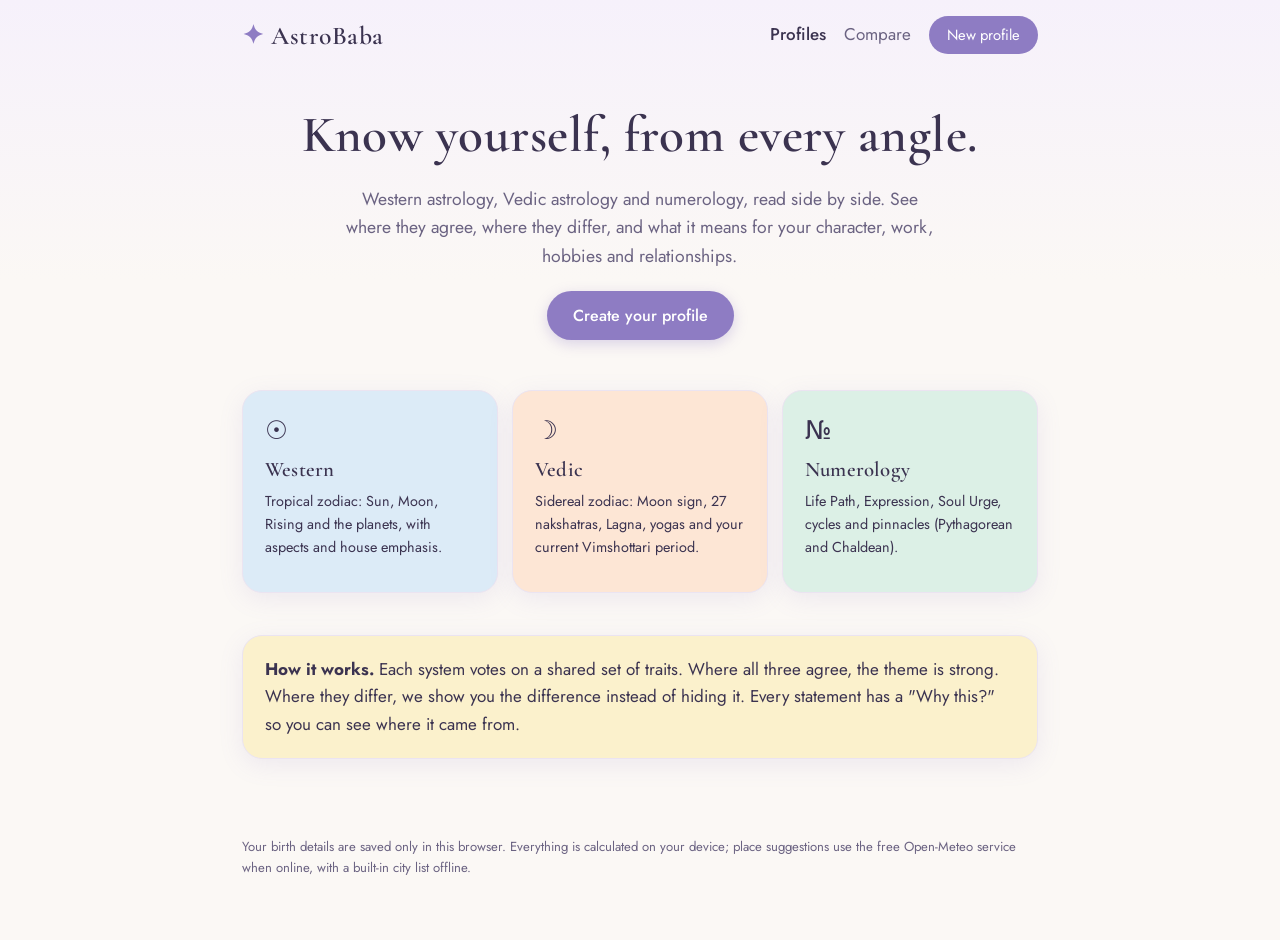
<file: site/index.html>
<!doctype html>
<html lang="en">
<head>
<meta charset="utf-8">
<meta name="viewport" content="width=device-width, initial-scale=1, viewport-fit=cover">
<title>AstroBaba</title>
<meta name="description" content="Western astrology, Vedic astrology, Chinese BaZi and numerology read side by side.">
<link rel="preconnect" href="https://fonts.googleapis.com">
<link rel="preconnect" href="https://fonts.gstatic.com" crossorigin>
<link href="https://fonts.googleapis.com/css2?family=Cormorant+Garamond:ital,wght@0,500;0,600;1,500&family=Jost:wght@300;400;500&display=swap" rel="stylesheet">
<link rel="icon" href="data:image/svg+xml,%3Csvg xmlns='http://www.w3.org/2000/svg' viewBox='0 0 64 64'%3E%3Ccircle cx='32' cy='32' r='30' fill='%23e7dff5'/%3E%3Cpath d='M32 12l5 15 15 5-15 5-5 15-5-15-15-5 15-5z' fill='%238e7cc3'/%3E%3C/svg%3E">
<style>
:root{
  --bg:#fbf8f5; --bg2:#f6f1fb; --card:#ffffff; --ink:#3b3350; --ink2:#6b6382; --line:#ebe4f1;
  --lav:#e7dff5; --lav-d:#8e7cc3; --blush:#fadde4; --blush-d:#c9718a; --mint:#dcf0e6; --mint-d:#5a9a7c;
  --peach:#fde6d5; --peach-d:#c98a55; --sky:#dcebf7; --sky-d:#5f8fb8; --butter:#fbf1cc; --butter-d:#b39a35;
  --radius:20px; --shadow:0 6px 24px rgba(142,124,195,.12);
  --serif:"Cormorant Garamond",Georgia,"Times New Roman",serif; --sans:"Jost",system-ui,-apple-system,"Segoe UI",sans-serif;
  --gut:clamp(16px,4vw,32px);
}
*{box-sizing:border-box}
html{-webkit-text-size-adjust:100%}
body{margin:0;background:linear-gradient(180deg,var(--bg2) 0,var(--bg) 280px) no-repeat,var(--bg);color:var(--ink);font:400 17px/1.6 var(--sans);min-height:100vh;padding-bottom:84px}
h1,h2,h3{font-family:var(--serif);font-weight:600;line-height:1.15;margin:0 0 .4em;letter-spacing:.01em}
h1{font-size:clamp(2.1rem,6vw,3.2rem)} h2{font-size:clamp(1.55rem,4vw,2.1rem)} h3{font-size:1.3rem}
p{margin:0 0 .9em} a{color:var(--lav-d)}
.skip{position:absolute;left:-999px} .skip:focus{left:8px;top:8px;background:#fff;padding:8px 12px;border-radius:8px;z-index:99}
:focus-visible{outline:3px solid var(--lav-d);outline-offset:2px;border-radius:8px}
main{max-width:860px;margin:0 auto;padding:8px var(--gut) 40px}
.top{display:flex;justify-content:space-between;align-items:center;max-width:860px;margin:0 auto;padding:16px var(--gut) 8px}
.brand{font:600 1.6rem var(--serif);color:var(--ink);text-decoration:none;letter-spacing:.02em}
.brand-star{color:var(--lav-d)}
.top-nav{display:none;gap:18px;align-items:center}
.top-nav a{color:var(--ink2);text-decoration:none;font-weight:400}
.top-nav a.active{color:var(--ink);font-weight:500}
.top-nav a.btn{color:#fff}
@media(min-width:700px){.top-nav{display:flex}.bottom-nav{display:none!important}body{padding-bottom:20px}}
.bottom-nav{position:fixed;left:0;right:0;bottom:0;display:flex;justify-content:space-around;background:rgba(255,255,255,.94);backdrop-filter:blur(8px);border-top:1px solid var(--line);padding:6px 8px calc(6px + env(safe-area-inset-bottom));z-index:20}
.bottom-nav a{display:flex;flex-direction:column;align-items:center;font-size:.78rem;color:var(--ink2);text-decoration:none;padding:4px 14px;border-radius:14px;min-width:72px}
.bottom-nav a span{font-size:1.25rem;line-height:1.2}
.bottom-nav a.active{color:var(--lav-d);background:var(--bg2)}
.card{background:var(--card);border-radius:var(--radius);box-shadow:var(--shadow);padding:20px 22px;margin:0 0 16px;border:1px solid var(--line)}
.card.tint-lav{background:var(--lav)} .card.tint-blush{background:var(--blush)} .card.tint-mint{background:var(--mint)}
.card.tint-peach{background:var(--peach)} .card.tint-sky{background:var(--sky)} .card.tint-butter{background:var(--butter)}
.muted{color:var(--ink2)} .small{font-size:.9rem}
.btn{display:inline-block;background:var(--lav-d);color:#fff;border:0;border-radius:999px;padding:13px 26px;font:500 1rem var(--sans);cursor:pointer;text-decoration:none;box-shadow:0 4px 14px rgba(142,124,195,.3);transition:transform .15s}
.btn:hover{transform:translateY(-1px)} .btn.small{padding:8px 18px;font-size:.92rem;box-shadow:none}
.btn.ghost{background:transparent;color:var(--lav-d);border:1.5px solid var(--lav-d);box-shadow:none}
.btn.danger{background:transparent;color:var(--blush-d);border:1.5px solid var(--blush);box-shadow:none}
.btn[disabled]{opacity:.5;cursor:not-allowed}
.row{display:flex;gap:12px;flex-wrap:wrap;align-items:center}
.hero{text-align:center;padding:36px 8px 24px}
.hero p{max-width:34em;margin:0 auto 1.2em;color:var(--ink2);font-size:1.1rem}
.pillars{display:grid;grid-template-columns:repeat(auto-fit,minmax(200px,1fr));gap:14px;margin:26px 0}
.pillar h3{font-size:1.2rem;margin-bottom:.2em}
.glyph{font-size:1.6rem;display:block;margin-bottom:6px}
label{display:block;font-weight:500;margin:0 0 6px}
input[type=text],input[type=date],input[type=time],input[type=number],select{width:100%;padding:13px 14px;border:1.5px solid var(--line);border-radius:14px;font:inherit;background:#fff;color:var(--ink)}
input:focus,select:focus{border-color:var(--lav-d);outline:none;box-shadow:0 0 0 3px rgba(142,124,195,.2)}
.field{margin-bottom:18px}
.hint{font-size:.88rem;color:var(--ink2);margin-top:5px}
.steps{display:flex;gap:6px;margin:6px 0 20px}
.steps i{flex:1;height:5px;border-radius:5px;background:var(--line)} .steps i.on{background:var(--lav-d)}
.choice{display:grid;gap:10px}
.choice label{display:flex;gap:12px;align-items:flex-start;border:1.5px solid var(--line);border-radius:16px;padding:14px;cursor:pointer;margin:0;background:#fff;font-weight:400}
.choice label:has(input:checked){border-color:var(--lav-d);background:var(--bg2)}
.choice input{margin-top:5px;accent-color:var(--lav-d)}
.choice b{display:block;font-weight:500}
.chips{display:flex;gap:8px;flex-wrap:wrap}
.chip{border:1.5px solid var(--line);background:#fff;border-radius:999px;padding:8px 14px;font:400 .95rem var(--sans);cursor:pointer;color:var(--ink)}
.chip.on,.chip:hover{border-color:var(--lav-d);background:var(--lav)}
.results{list-style:none;margin:6px 0 0;padding:0;border:1.5px solid var(--line);border-radius:14px;overflow:hidden}
.results li button{display:block;width:100%;text-align:left;padding:11px 14px;border:0;background:#fff;font:inherit;cursor:pointer;border-bottom:1px solid var(--line);color:var(--ink)}
.results li button:hover{background:var(--bg2)}
.picked{background:var(--mint);border-radius:14px;padding:10px 14px;margin-top:8px}
.err{background:var(--blush);color:#7a2e45;border-radius:14px;padding:10px 14px;margin:10px 0}
.snap{display:grid;grid-template-columns:repeat(auto-fit,minmax(130px,1fr));gap:10px;margin:14px 0 6px}
.snap div{border-radius:16px;padding:12px 14px}
.snap small{display:block;color:var(--ink2);font-size:.78rem;text-transform:uppercase;letter-spacing:.08em}
.snap b{font:600 1.25rem var(--serif);display:block}
.snap span{font-size:.85rem;color:var(--ink2)}
.tabs{position:sticky;top:0;z-index:10;display:flex;gap:8px;overflow-x:auto;padding:10px var(--gut);margin:0 calc(var(--gut) * -1) 14px;background:rgba(251,248,245,.92);backdrop-filter:blur(8px);scrollbar-width:none}
.tabs::-webkit-scrollbar{display:none}
.tabs button{flex:none;border:1.5px solid var(--line);background:#fff;border-radius:999px;padding:8px 16px;font:400 .95rem var(--sans);color:var(--ink2);cursor:pointer;white-space:nowrap}
.tabs button[aria-selected=true]{background:var(--lav-d);border-color:var(--lav-d);color:#fff}
.block{margin-bottom:14px}
.block h3{margin-bottom:.3em}
.why{margin-top:6px;font-size:.88rem;color:var(--ink2)}
.why summary{cursor:pointer;color:var(--lav-d);width:fit-content}
.why ul{margin:6px 0 0;padding-left:18px}
.badge{display:inline-block;font-size:.75rem;background:var(--butter);color:#6c5c12;border-radius:999px;padding:2px 10px;margin-left:8px;vertical-align:middle;font-weight:500}
.views .v{border-left:3px solid var(--lav);padding:2px 0 2px 14px;margin:10px 0}
.views .v b{font-size:.82rem;text-transform:uppercase;letter-spacing:.08em;color:var(--lav-d);display:block}
.locked{border:2px dashed var(--lav);border-radius:var(--radius);padding:18px 20px;margin-bottom:14px;background:rgba(255,255,255,.6)}
.trait{padding:12px 0;border-bottom:1px solid var(--line)} .trait:last-child{border:0}
.trait h4{font:600 1.2rem var(--serif);margin:0}
.trait .lvl{font-size:.8rem;color:var(--ink2)}
.bars{display:grid;grid-template-columns:70px 1fr;gap:3px 8px;margin-top:6px;font-size:.78rem;color:var(--ink2)}
.bar{height:8px;border-radius:8px;background:var(--line);align-self:center;overflow:hidden}
.bar i{display:block;height:100%;border-radius:8px}
.b-z{background:var(--blush-d)} .b-w{background:var(--sky-d)} .b-v{background:var(--peach-d)} .b-n{background:var(--mint-d)}
.list .item{margin:0 0 10px} .list .item b{font-family:var(--serif);font-size:1.12rem}
.note{background:var(--butter);border-radius:14px;padding:12px 16px;font-size:.92rem}
.banner{background:var(--butter);border-radius:16px;padding:12px 16px;margin:12px 0;font-size:.93rem}
.banner ul{margin:6px 0 0;padding-left:18px}
table{width:100%;border-collapse:collapse;font-size:.93rem}
th,td{text-align:left;padding:8px 6px;border-bottom:1px solid var(--line)}
th{font-weight:500;color:var(--ink2);font-size:.8rem;text-transform:uppercase;letter-spacing:.06em}
.scroll-x{overflow-x:auto}
.charts{display:grid;gap:16px;grid-template-columns:repeat(auto-fit,minmax(280px,1fr))}
.charts svg{width:100%;height:auto;max-width:420px;display:block;margin:0 auto}
.dasha{display:flex;height:34px;border-radius:12px;overflow:hidden;margin:10px 0 4px}
.dasha div{display:flex;align-items:center;justify-content:center;font-size:.72rem;color:#3b3350;position:relative;min-width:2px}
.dasha .now::after{content:"";position:absolute;inset:0;box-shadow:inset 0 0 0 3px var(--ink);border-radius:6px}
.numgrid{display:grid;grid-template-columns:repeat(auto-fit,minmax(150px,1fr));gap:10px}
.num{border-radius:16px;padding:14px;text-align:center}
.num b{display:block;font:600 2.2rem var(--serif);line-height:1}
.num small{display:block;color:var(--ink2);margin-top:4px}
.score{display:flex;align-items:center;gap:16px}
.ring{width:96px;height:96px;border-radius:50%;display:grid;place-items:center;font:600 1.9rem var(--serif);flex:none;background:conic-gradient(var(--lav-d) calc(var(--p)*1%),var(--line) 0)}
.ring span{width:76px;height:76px;border-radius:50%;background:#fff;display:grid;place-items:center}
.meter{height:10px;border-radius:10px;background:var(--line);overflow:hidden;margin:4px 0 8px}
.meter i{display:block;height:100%;border-radius:10px;background:linear-gradient(90deg,var(--lav-d),var(--blush-d))}
.plist{display:grid;gap:12px;grid-template-columns:repeat(auto-fill,minmax(240px,1fr))}
.pcard{display:flex;flex-direction:column;gap:6px}
.pcard .meta{color:var(--ink2);font-size:.9rem}
.spin{display:inline-block;width:18px;height:18px;border:3px solid var(--lav);border-top-color:var(--lav-d);border-radius:50%;animation:s 1s linear infinite;vertical-align:-3px}
@keyframes s{to{transform:rotate(360deg)}}
.foot{max-width:860px;margin:0 auto;padding:10px var(--gut) 100px;color:var(--ink2);font-size:.82rem}
@media(min-width:700px){.foot{padding-bottom:30px}}
.fade{animation:f .35s ease both}@keyframes f{from{opacity:0;transform:translateY(6px)}to{opacity:1;transform:none}}
@media(prefers-reduced-motion:reduce){*{animation:none!important;transition:none!important}}

.pgrid{display:grid;grid-template-columns:repeat(auto-fit,minmax(110px,1fr));gap:10px}
.pcell{background:var(--bg2);border-radius:16px;padding:12px;text-align:center;display:flex;flex-direction:column;gap:2px}
.pcell small{color:var(--ink2);text-transform:uppercase;letter-spacing:.08em;font-size:.72rem}
.pcell b{font:600 1.3rem var(--serif)} .pcell span{font-size:.85rem;color:var(--ink2)}
@media print{
  body{background:#fff;padding:0;font-size:12pt}
  .top,.bottom-nav,.tabs,.btn,.row,#print-all,.skip{display:none!important}
  .card{box-shadow:none;break-inside:avoid;border:1px solid #ddd}
  main{max-width:none;padding:0}
  details.why summary{display:none}
  .fade{animation:none}
}

.linkbtn{background:none;border:0;padding:0;color:var(--lav-d);font:inherit;cursor:pointer;text-decoration:underline}
#more-detail{margin:4px 0 14px}

.b-y{background:var(--lav-d)}
.fit{display:flex;gap:8px;align-items:center;flex-wrap:wrap;margin-top:10px}
.fit .chip{padding:5px 12px;font-size:.85rem}
.q{border:0;padding:0;margin:0 0 18px;min-width:0}
.q legend{font-weight:500;margin-bottom:8px;padding:0}
.qopts{display:grid;gap:8px}
.qopts label{border:1.5px solid var(--line);border-radius:14px;padding:10px 12px;cursor:pointer;display:flex;gap:10px;margin:0;font-weight:400;background:#fff}
.qopts label:has(input:checked){border-color:var(--lav-d);background:var(--bg2)}
.qopts input{accent-color:var(--lav-d);margin-top:4px}
@media print{.fit{display:none}}

</style>
</head>
<body>

<a class="skip" href="#app">Skip to content</a>
<header class="top">
  <a class="brand" href="#/" aria-label="AstroBaba home"><span class="brand-star" aria-hidden="true">✦</span> AstroBaba</a>
  <nav class="top-nav" aria-label="Main">
    <a href="#/" data-nav="home">Profiles</a>
    <a href="#/compare" data-nav="compare">Compare</a>
    <a href="#/new" class="btn small" data-nav="new">New profile</a>
  </nav>
</header>
<main id="app" tabindex="-1"></main>
<nav class="bottom-nav" aria-label="Main (mobile)">
  <a href="#/" data-nav="home"><span aria-hidden="true">☉</span>Profiles</a>
  <a href="#/new" data-nav="new"><span aria-hidden="true">＋</span>New</a>
  <a href="#/compare" data-nav="compare"><span aria-hidden="true">♡</span>Compare</a>
</nav>
<footer class="foot">
  <p id="disclaimer"></p>
  <p>Your birth details are saved only in this browser. Everything is calculated on your device; place suggestions use the free Open-Meteo service when online, with a built-in city list offline.</p>
</footer>

<script>/* astronomy.min.js */
/*
 MIT


    Astronomy library for JavaScript (browser and Node.js).
    https://github.com/cosinekitty/astronomy

    MIT License

    Copyright (c) 2019-2023 Don Cross <cosinekitty@gmail.com>

    Permission is hereby granted, free of charge, to any person obtaining a copy
    of this software and associated documentation files (the "Software"), to deal
    in the Software without restriction, including without limitation the rights
    to use, copy, modify, merge, publish, distribute, sublicense, and/or sell
    copies of the Software, and to permit persons to whom the Software is
    furnished to do so, subject to the following conditions:

    The above copyright notice and this permission notice shall be included in all
    copies or substantial portions of the Software.

    THE SOFTWARE IS PROVIDED "AS IS", WITHOUT WARRANTY OF ANY KIND, EXPRESS OR
    IMPLIED, INCLUDING BUT NOT LIMITED TO THE WARRANTIES OF MERCHANTABILITY,
    FITNESS FOR A PARTICULAR PURPOSE AND NONINFRINGEMENT. IN NO EVENT SHALL THE
    AUTHORS OR COPYRIGHT HOLDERS BE LIABLE FOR ANY CLAIM, DAMAGES OR OTHER
    LIABILITY, WHETHER IN AN ACTION OF CONTRACT, TORT OR OTHERWISE, ARISING FROM,
    OUT OF OR IN CONNECTION WITH THE SOFTWARE OR THE USE OR OTHER DEALINGS IN THE
    SOFTWARE.
*/
var $jscomp=$jscomp||{};$jscomp.scope={};$jscomp.createTemplateTagFirstArg=function(r){return r.raw=r};$jscomp.createTemplateTagFirstArgWithRaw=function(r,u){r.raw=u;return r};$jscomp.arrayIteratorImpl=function(r){var u=0;return function(){return u<r.length?{done:!1,value:r[u++]}:{done:!0}}};$jscomp.arrayIterator=function(r){return{next:$jscomp.arrayIteratorImpl(r)}};$jscomp.makeIterator=function(r){var u="undefined"!=typeof Symbol&&Symbol.iterator&&r[Symbol.iterator];return u?u.call(r):$jscomp.arrayIterator(r)};
$jscomp.getGlobal=function(r){r=["object"==typeof globalThis&&globalThis,r,"object"==typeof window&&window,"object"==typeof self&&self,"object"==typeof global&&global];for(var u=0;u<r.length;++u){var e=r[u];if(e&&e.Math==Math)return e}throw Error("Cannot find global object");};$jscomp.global=$jscomp.getGlobal(this);$jscomp.ASSUME_ES5=!1;$jscomp.ASSUME_NO_NATIVE_MAP=!1;$jscomp.ASSUME_NO_NATIVE_SET=!1;$jscomp.SIMPLE_FROUND_POLYFILL=!1;$jscomp.ISOLATE_POLYFILLS=!1;$jscomp.FORCE_POLYFILL_PROMISE=!1;
$jscomp.FORCE_POLYFILL_PROMISE_WHEN_NO_UNHANDLED_REJECTION=!1;$jscomp.defineProperty=$jscomp.ASSUME_ES5||"function"==typeof Object.defineProperties?Object.defineProperty:function(r,u,e){if(r==Array.prototype||r==Object.prototype)return r;r[u]=e.value;return r};$jscomp.IS_SYMBOL_NATIVE="function"===typeof Symbol&&"symbol"===typeof Symbol("x");$jscomp.TRUST_ES6_POLYFILLS=!$jscomp.ISOLATE_POLYFILLS||$jscomp.IS_SYMBOL_NATIVE;$jscomp.polyfills={};$jscomp.propertyToPolyfillSymbol={};
$jscomp.POLYFILL_PREFIX="$jscp$";var $jscomp$lookupPolyfilledValue=function(r,u){var e=$jscomp.propertyToPolyfillSymbol[u];if(null==e)return r[u];e=r[e];return void 0!==e?e:r[u]};$jscomp.polyfill=function(r,u,e,C){u&&($jscomp.ISOLATE_POLYFILLS?$jscomp.polyfillIsolated(r,u,e,C):$jscomp.polyfillUnisolated(r,u,e,C))};
$jscomp.polyfillUnisolated=function(r,u,e,C){e=$jscomp.global;r=r.split(".");for(C=0;C<r.length-1;C++){var A=r[C];if(!(A in e))return;e=e[A]}r=r[r.length-1];C=e[r];u=u(C);u!=C&&null!=u&&$jscomp.defineProperty(e,r,{configurable:!0,writable:!0,value:u})};
$jscomp.polyfillIsolated=function(r,u,e,C){var A=r.split(".");r=1===A.length;C=A[0];C=!r&&C in $jscomp.polyfills?$jscomp.polyfills:$jscomp.global;for(var w=0;w<A.length-1;w++){var Q=A[w];if(!(Q in C))return;C=C[Q]}A=A[A.length-1];e=$jscomp.IS_SYMBOL_NATIVE&&"es6"===e?C[A]:null;u=u(e);null!=u&&(r?$jscomp.defineProperty($jscomp.polyfills,A,{configurable:!0,writable:!0,value:u}):u!==e&&(void 0===$jscomp.propertyToPolyfillSymbol[A]&&($jscomp.propertyToPolyfillSymbol[A]=$jscomp.IS_SYMBOL_NATIVE?$jscomp.global.Symbol(A):
$jscomp.POLYFILL_PREFIX+A),$jscomp.defineProperty(C,$jscomp.propertyToPolyfillSymbol[A],{configurable:!0,writable:!0,value:u})))};$jscomp.polyfill("Math.log10",function(r){return r?r:function(u){return Math.log(u)/Math.LN10}},"es6","es3");$jscomp.polyfill("Number.isFinite",function(r){return r?r:function(u){return"number"!==typeof u?!1:!isNaN(u)&&Infinity!==u&&-Infinity!==u}},"es6","es3");
$jscomp.polyfill("Math.hypot",function(r){return r?r:function(u){if(2>arguments.length)return arguments.length?Math.abs(arguments[0]):0;var e,C,A;for(e=A=0;e<arguments.length;e++)A=Math.max(A,Math.abs(arguments[e]));if(1E100<A||1E-100>A){if(!A)return A;for(e=C=0;e<arguments.length;e++){var w=Number(arguments[e])/A;C+=w*w}return Math.sqrt(C)*A}for(e=C=0;e<arguments.length;e++)w=Number(arguments[e]),C+=w*w;return Math.sqrt(C)}},"es6","es3");
$jscomp.polyfill("Number.MAX_SAFE_INTEGER",function(){return 9007199254740991},"es6","es3");$jscomp.polyfill("Number.isInteger",function(r){return r?r:function(u){return Number.isFinite(u)?u===Math.floor(u):!1}},"es6","es3");$jscomp.polyfill("Number.isSafeInteger",function(r){return r?r:function(u){return Number.isInteger(u)&&Math.abs(u)<=Number.MAX_SAFE_INTEGER}},"es6","es3");
$jscomp.polyfill("Math.cbrt",function(r){return r?r:function(u){if(0===u)return u;u=Number(u);var e=Math.pow(Math.abs(u),1/3);return 0>u?-e:e}},"es6","es3");
(function(r){"object"===typeof exports&&"undefined"!==typeof module?module.exports=r():"function"===typeof define&&define.amd?define([],r):("undefined"!==typeof window?window:"undefined"!==typeof global?global:"undefined"!==typeof self?self:this).Astronomy=r()})(function(){return function(){function r(u,e,C){function A(N,T){if(!e[N]){if(!u[N]){var ka="function"==typeof require&&require;if(!T&&ka)return ka(N,!0);if(w)return w(N,!0);T=Error("Cannot find module '"+N+"'");throw T.code="MODULE_NOT_FOUND",
T;}T=e[N]={exports:{}};u[N][0].call(T.exports,function(sa){return A(u[N][1][sa]||sa)},T,T.exports,r,u,e,C)}return e[N].exports}for(var w="function"==typeof require&&require,Q=0;Q<C.length;Q++)A(C[Q]);return A}return r}()({1:[function(r,u,e){function C(a){switch(a){case m.Sun:return 2.959122082855911E-4;case m.Mercury:return 4.912547451450812E-11;case m.Venus:return 7.243452486162703E-10;case m.Earth:return 8.887692390113509E-10;case m.Moon:return 1.093189565989891E-11;case m.EMB:return 8.997011346712498E-10;
case m.Mars:return 9.549535105779258E-11;case m.Jupiter:return 2.825345909524226E-7;case m.Saturn:return 8.459715185680659E-8;case m.Uranus:return 1.292024916781969E-8;case m.Neptune:return 1.524358900784276E-8;case m.Pluto:return 2.18869976542597E-12;default:throw"Do not know mass product for body: "+a;}}function A(a){if(!0!==a&&!1!==a)throw console.trace(),"Value is not boolean: "+a;return a}function w(a){if(!Number.isFinite(a))throw console.trace(),"Value is not a finite number: "+a;return a}function Q(a){return a-
Math.floor(a)}function N(a,b){var c=a.x*a.x+a.y*a.y+a.z*a.z;if(1E-8>Math.abs(c))throw"AngleBetween: first vector is too short.";var d=b.x*b.x+b.y*b.y+b.z*b.z;if(1E-8>Math.abs(d))throw"AngleBetween: second vector is too short.";a=(a.x*b.x+a.y*b.y+a.z*b.z)/Math.sqrt(c*d);return-1>=a?180:1<=a?0:e.RAD2DEG*Math.acos(a)}function T(a){a=ld.indexOf(a);return 0<=a?md[a]:null}function ka(a){return(a=T(a))&&0<a.dist?a:null}function sa(a){var b=2E3+(a-14)/365.24217;if(-500>b)return a=(b-1820)/100,-20+32*a*a;
if(500>b){a=b/100;b=a*a;var c=a*b;return 10583.6-1014.41*a+33.78311*b-5.952053*c-.1798452*b*b+.022174192*b*c+.0090316521*c*c}if(1600>b)return a=(b-1E3)/100,b=a*a,c=a*b,1574.2-556.01*a+71.23472*b+.319781*c-.8503463*b*b-.005050998*b*c+.0083572073*c*c;if(1700>b)return a=b-1600,b=a*a,120-.9808*a-.01532*b+a*b/7129;if(1800>b)return a=b-1700,b=a*a,8.83+.1603*a-.0059285*b+1.3336E-4*a*b-b*b/1174E3;if(1860>b){a=b-1800;b=a*a;c=a*b;var d=b*b;return 13.72-.332447*a+.0068612*b+.0041116*c-3.7436E-4*d+1.21272E-5*
b*c-1.699E-7*c*c+8.75E-10*c*d}if(1900>b)return a=b-1860,b=a*a,c=a*b,7.62+.5737*a-.251754*b+.01680668*c-4.473624E-4*b*b+b*c/233174;if(1920>b)return a=b-1900,b=a*a,-2.79+1.494119*a-.0598939*b+.0061966*a*b-1.97E-4*b*b;if(1941>b)return a=b-1920,b=a*a,21.2+.84493*a-.0761*b+.0020936*a*b;if(1961>b)return a=b-1950,b=a*a,29.07+.407*a-b/233+a*b/2547;if(1986>b)return a=b-1975,b=a*a,45.45+1.067*a-b/260-a*b/718;if(2005>b)return a=b-2E3,b=a*a,c=a*b,63.86+.3345*a-.060374*b+.0017275*c+6.51814E-4*b*b+2.373599E-5*
b*c;if(2050>b)return a=b-2E3,62.92+.32217*a+.005589*a*a;if(2150>b)return a=(b-1820)/100,-20+32*a*a-.5628*(2150-b);a=(b-1820)/100;return-20+32*a*a}function Vb(a){return a+Wb(a)/86400}function v(a){return a instanceof O?a:new O(a)}function Xb(a){a=a.tt/36525;return(((((-4.34E-8*a-5.76E-7)*a+.0020034)*a-1.831E-4)*a-46.836769)*a+84381.406)/3600}function da(a){if(!$a||1E-6<Math.abs($a.tt-a.tt)){var b=a.tt/36525;var c=(1287104.79305+1.295965810481E8*b)%1296E3*4.84813681109536E-6;var d=(335779.526232+1.7395272628478E9*
b)%1296E3*4.84813681109536E-6,f=(450160.398036-6962890.5431*b)%1296E3*4.84813681109536E-6,g=Math.sin(f),h=Math.cos(f),l=(-172064161-174666*b)*g+33386*h,k=(92052331+9086*b)*h+15377*g;h=2*(d-(1072260.70369+1.602961601209E9*b)%1296E3*4.84813681109536E-6+f);g=Math.sin(h);h=Math.cos(h);l+=(-13170906-1675*b)*g-13696*h;k+=(5730336-3015*b)*h-4587*g;h=2*(d+f);g=Math.sin(h);h=Math.cos(h);l+=(-2276413-234*b)*g+2796*h;k+=(978459-485*b)*h+1374*g;h=2*f;g=Math.sin(h);h=Math.cos(h);l+=(2074554+207*b)*g-698*h;k+=
(-897492+470*b)*h-291*g;g=Math.sin(c);h=Math.cos(c);c=-1.35E-4+1E-7*(l+((1475877-3633*b)*g+11817*h));b=3.88E-4+1E-7*(k+((73871-184*b)*h-1924*g));g=Xb(a);$a={tt:a.tt,dpsi:c,deps:b,ee:c*Math.cos(g*e.DEG2RAD)/15,mobl:g,tobl:g+b/3600}}return $a}function Yb(a,b){var c=a*e.DEG2RAD;a=Math.cos(c);c=Math.sin(c);return[b[0],b[1]*a-b[2]*c,b[1]*c+b[2]*a]}function ea(a){function b(D,G,P,fa){for(var L=[],ta=0;ta<=G-D;++ta){var ua=L,ub=ua.push,vb,Zb=P,nd=fa,$b=[];for(vb=0;vb<=nd-Zb;++vb)$b.push(0);ub.call(ua,{min:Zb,
array:$b})}return{min:D,array:L}}function c(D,G,P){D=D.array[G-D.min];return D.array[P-D.min]}function d(D,G,P){D=y.array[D-y.min];D.array[G-D.min]=P}function f(D,G,P){D=x.array[D-x.min];D.array[G-D.min]=P}function g(D,G,P,fa,L){L(D*P-G*fa,G*P+D*fa)}function h(D){return Math.sin(U*D)}function l(D,G,P,fa){var L={x:1,y:0};D=[0,D,G,P,fa];for(G=1;4>=G;++G)0!==D[G]&&g(L.x,L.y,c(y,D[G],G),c(x,D[G],G),function(ta,ua){return L.x=ta,L.y=ua});return L}function k(D,G,P,fa,L,ta,ua,ub){L=l(L,ta,ua,ub);q+=D*L.y;
t+=G*L.y;ab+=P*L.x;va+=fa*L.x}++e.CalcMoonCount;a=a.tt/36525;var n,p,q,t,y=b(-6,6,1,4),x=b(-6,6,1,4);var z=a*a;var ab=t=q=0;var va=3422.7;var la=h(.19833+.05611*a);var ha=h(.27869+.04508*a);var V=h(.16827-.36903*a);var ba=h(.34734-5.37261*a);var La=h(.10498-5.37899*a);var bb=h(.42681-.41855*a),od=h(.14943-5.37511*a);var cb=.84*la+.31*ha+14.27*V+7.26*ba+.28*La+.24*bb;var wb=2.94*la+.31*ha+14.27*V+9.34*ba+1.12*La+.83*bb;var db=-6.4*la-1.89*bb;ha=.21*la+.31*ha+14.27*V-88.7*ba-15.3*La+.24*bb-1.86*od;
V=cb-db;la=-3.332E-6*h(.59734-5.37261*a)-5.39E-7*h(.35498-5.37899*a)-6.4E-8*h(.39943-5.37511*a);cb=U*Q(.60643382+1336.85522467*a-3.13E-6*z)+cb/ia;wb=U*Q(.37489701+1325.55240982*a+2.565E-5*z)+wb/ia;db=U*Q(.99312619+99.99735956*a-4.4E-7*z)+db/ia;ha=U*Q(.25909118+1342.2278298*a-8.92E-6*z)+ha/ia;La=U*Q(.82736186+1236.85308708*a-3.97E-6*z)+V/ia;for(n=1;4>=n;++n){switch(n){case 1:V=wb;z=4;ba=1.000002208;break;case 2:V=db;z=3;ba=.997504612-.002495388*a;break;case 3:V=ha;z=4;ba=1.000002708+139.978*la;break;
case 4:V=La;z=6;ba=1;break;default:throw"Internal error: I = "+n;}d(0,n,1);d(1,n,Math.cos(V)*ba);f(0,n,0);f(1,n,Math.sin(V)*ba);for(p=2;p<=z;++p)g(c(y,p-1,n),c(x,p-1,n),c(y,1,n),c(x,1,n),function(D,G){return d(p,n,D),f(p,n,G)});for(p=1;p<=z;++p)d(-p,n,c(y,p,n)),f(-p,n,-c(x,p,n))}k(13.902,14.06,-.001,.2607,0,0,0,4);k(.403,-4.01,.394,.0023,0,0,0,3);k(2369.912,2373.36,.601,28.2333,0,0,0,2);k(-125.154,-112.79,-.725,-.9781,0,0,0,1);k(1.979,6.98,-.445,.0433,1,0,0,4);k(191.953,192.72,.029,3.0861,1,0,0,2);
k(-8.466,-13.51,.455,-.1093,1,0,0,1);k(22639.5,22609.07,.079,186.5398,1,0,0,0);k(18.609,3.59,-.094,.0118,1,0,0,-1);k(-4586.465,-4578.13,-.077,34.3117,1,0,0,-2);k(3.215,5.44,.192,-.0386,1,0,0,-3);k(-38.428,-38.64,.001,.6008,1,0,0,-4);k(-.393,-1.43,-.092,.0086,1,0,0,-6);k(-.289,-1.59,.123,-.0053,0,1,0,4);k(-24.42,-25.1,.04,-.3,0,1,0,2);k(18.023,17.93,.007,.1494,0,1,0,1);k(-668.146,-126.98,-1.302,-.3997,0,1,0,0);k(.56,.32,-.001,-.0037,0,1,0,-1);k(-165.145,-165.06,.054,1.9178,0,1,0,-2);k(-1.877,-6.46,
-.416,.0339,0,1,0,-4);k(.213,1.02,-.074,.0054,2,0,0,4);k(14.387,14.78,-.017,.2833,2,0,0,2);k(-.586,-1.2,.054,-.01,2,0,0,1);k(769.016,767.96,.107,10.1657,2,0,0,0);k(1.75,2.01,-.018,.0155,2,0,0,-1);k(-211.656,-152.53,5.679,-.3039,2,0,0,-2);k(1.225,.91,-.03,-.0088,2,0,0,-3);k(-30.773,-34.07,-.308,.3722,2,0,0,-4);k(-.57,-1.4,-.074,.0109,2,0,0,-6);k(-2.921,-11.75,.787,-.0484,1,1,0,2);k(1.267,1.52,-.022,.0164,1,1,0,1);k(-109.673,-115.18,.461,-.949,1,1,0,0);k(-205.962,-182.36,2.056,1.4437,1,1,0,-2);k(.233,
.36,.012,-.0025,1,1,0,-3);k(-4.391,-9.66,-.471,.0673,1,1,0,-4);k(.283,1.53,-.111,.006,1,-1,0,4);k(14.577,31.7,-1.54,.2302,1,-1,0,2);k(147.687,138.76,.679,1.1528,1,-1,0,0);k(-1.089,.55,.021,0,1,-1,0,-1);k(28.475,23.59,-.443,-.2257,1,-1,0,-2);k(-.276,-.38,-.006,-.0036,1,-1,0,-3);k(.636,2.27,.146,-.0102,1,-1,0,-4);k(-.189,-1.68,.131,-.0028,0,2,0,2);k(-7.486,-.66,-.037,-.0086,0,2,0,0);k(-8.096,-16.35,-.74,.0918,0,2,0,-2);k(-5.741,-.04,0,-9E-4,0,0,2,2);k(.255,0,0,0,0,0,2,1);k(-411.608,-.2,0,-.0124,0,0,
2,0);k(.584,.84,0,.0071,0,0,2,-1);k(-55.173,-52.14,0,-.1052,0,0,2,-2);k(.254,.25,0,-.0017,0,0,2,-3);k(.025,-1.67,0,.0031,0,0,2,-4);k(1.06,2.96,-.166,.0243,3,0,0,2);k(36.124,50.64,-1.3,.6215,3,0,0,0);k(-13.193,-16.4,.258,-.1187,3,0,0,-2);k(-1.187,-.74,.042,.0074,3,0,0,-4);k(-.293,-.31,-.002,.0046,3,0,0,-6);k(-.29,-1.45,.116,-.0051,2,1,0,2);k(-7.649,-10.56,.259,-.1038,2,1,0,0);k(-8.627,-7.59,.078,-.0192,2,1,0,-2);k(-2.74,-2.54,.022,.0324,2,1,0,-4);k(1.181,3.32,-.212,.0213,2,-1,0,2);k(9.703,11.67,-.151,
.1268,2,-1,0,0);k(-.352,-.37,.001,-.0028,2,-1,0,-1);k(-2.494,-1.17,-.003,-.0017,2,-1,0,-2);k(.36,.2,-.012,-.0043,2,-1,0,-4);k(-1.167,-1.25,.008,-.0106,1,2,0,0);k(-7.412,-6.12,.117,.0484,1,2,0,-2);k(-.311,-.65,-.032,.0044,1,2,0,-4);k(.757,1.82,-.105,.0112,1,-2,0,2);k(2.58,2.32,.027,.0196,1,-2,0,0);k(2.533,2.4,-.014,-.0212,1,-2,0,-2);k(-.344,-.57,-.025,.0036,0,3,0,-2);k(-.992,-.02,0,0,1,0,2,2);k(-45.099,-.02,0,-.001,1,0,2,0);k(-.179,-9.52,0,-.0833,1,0,2,-2);k(-.301,-.33,0,.0014,1,0,2,-4);k(-6.382,-3.37,
0,-.0481,1,0,-2,2);k(39.528,85.13,0,-.7136,1,0,-2,0);k(9.366,.71,0,-.0112,1,0,-2,-2);k(.202,.02,0,0,1,0,-2,-4);k(.415,.1,0,.0013,0,1,2,0);k(-2.152,-2.26,0,-.0066,0,1,2,-2);k(-1.44,-1.3,0,.0014,0,1,-2,2);k(.384,-.04,0,0,0,1,-2,-2);k(1.938,3.6,-.145,.0401,4,0,0,0);k(-.952,-1.58,.052,-.013,4,0,0,-2);k(-.551,-.94,.032,-.0097,3,1,0,0);k(-.482,-.57,.005,-.0045,3,1,0,-2);k(.681,.96,-.026,.0115,3,-1,0,0);k(-.297,-.27,.002,-9E-4,2,2,0,-2);k(.254,.21,-.003,0,2,-2,0,-2);k(-.25,-.22,.004,.0014,1,3,0,-2);k(-3.996,
0,0,4E-4,2,0,2,0);k(.557,-.75,0,-.009,2,0,2,-2);k(-.459,-.38,0,-.0053,2,0,-2,2);k(-1.298,.74,0,4E-4,2,0,-2,0);k(.538,1.14,0,-.0141,2,0,-2,-2);k(.263,.02,0,0,1,1,2,0);k(.426,.07,0,-6E-4,1,1,-2,-2);k(-.304,.03,0,3E-4,1,-1,2,0);k(-.372,-.19,0,-.0027,1,-1,-2,2);k(.418,0,0,0,0,0,4,0);k(-.33,-.04,0,0,3,0,2,0);z=-526.069*l(0,0,1,-2).y;z+=-3.352*l(0,0,1,-4).y;z+=44.297*l(1,0,1,-2).y;z+=-6*l(1,0,1,-4).y;z+=20.599*l(-1,0,1,0).y;z+=-30.598*l(-1,0,1,-2).y;z+=-24.649*l(-2,0,1,0).y;z+=-2*l(-2,0,1,-2).y;z+=-22.571*
l(0,1,1,-2).y;z+=10.985*l(0,-1,1,-2).y;q+=.82*h(.7736-62.5512*a)+.31*h(.0466-125.1025*a)+.35*h(.5785-25.1042*a)+.66*h(.4591+1335.8075*a)+.64*h(.313-91.568*a)+1.14*h(.148+1331.2898*a)+.21*h(.5918+1056.5859*a)+.44*h(.5784+1322.8595*a)+.24*h(.2275-5.7374*a)+.28*h(.2965+2.6929*a)+.33*h(.3132+6.3368*a);a=ha+t/ia;a=(1.000002708+139.978*la)*(18518.511+1.189+ab)*Math.sin(a)-6.24*Math.sin(3*a)+z;return{geo_eclip_lon:U*Q((cb+q/ia)/U),geo_eclip_lat:Math.PI/648E3*a,distance_au:ia*pd/(.999953253*va)}}function ac(a,
b){return[a.rot[0][0]*b[0]+a.rot[1][0]*b[1]+a.rot[2][0]*b[2],a.rot[0][1]*b[0]+a.rot[1][1]*b[1]+a.rot[2][1]*b[2],a.rot[0][2]*b[0]+a.rot[1][2]*b[1]+a.rot[2][2]*b[2]]}function wa(a,b,c){b=Ma(b,c);return ac(b,a)}function Ma(a,b){a=a.tt/36525;var c=84381.406,d=((((3.337E-7*a-4.67E-7)*a-.00772503)*a+.0512623)*a-.025754)*a+c;c*=4.84813681109536E-6;var f=((((-9.51E-8*a+1.32851E-4)*a-.00114045)*a-1.0790069)*a+5038.481507)*a*4.84813681109536E-6;d*=4.84813681109536E-6;var g=((((-5.6E-8*a+1.70663E-4)*a-.00121197)*
a-2.3814292)*a+10.556403)*a*4.84813681109536E-6;a=Math.sin(c);c=Math.cos(c);var h=Math.sin(-f);f=Math.cos(-f);var l=Math.sin(-d);d=Math.cos(-d);var k=Math.sin(g),n=Math.cos(g);g=n*f-h*k*d;var p=n*h*c+k*d*f*c-a*k*l,q=n*h*a+k*d*f*a+c*k*l,t=-k*f-h*n*d,y=-k*h*c+n*d*f*c-a*n*l;k=-k*h*a+n*d*f*a+c*n*l;h*=l;n=-l*f*c-a*d;a=-l*f*a+d*c;if(b===F.Into2000)return new J([[g,p,q],[t,y,k],[h,n,a]]);if(b===F.From2000)return new J([[g,t,h],[p,y,n],[q,k,a]]);throw"Invalid precess direction";}function ca(a){if(!eb||eb.tt!==
a.tt){var b=a.tt/36525,c=15*da(a).ee,d=(.779057273264+.00273781191135448*a.ut+a.ut%1)%1*360;0>d&&(d+=360);b=((c+.014506+((((-3.68E-8*b-2.9956E-5)*b-4.4E-7)*b+1.3915817)*b+4612.156534)*b)/3600+d)%360/15;0>b&&(b+=24);eb={tt:a.tt,st:b}}return eb.st}function bc(a){a=v(a);return ca(a)}function xb(a,b){var c=a.latitude*e.DEG2RAD,d=Math.sin(c);c=Math.cos(c);var f=1/Math.hypot(c,.996647180302104*d),g=a.height/1E3,h=6378.1366*f+g;b=(15*b+a.longitude)*e.DEG2RAD;a=Math.sin(b);b=Math.cos(b);return{pos:[h*c*b/
e.KM_PER_AU,h*c*a/e.KM_PER_AU,(6335.438815127603*f+g)*d/e.KM_PER_AU],vel:[-7.292115E-5*h*c*a*86400/e.KM_PER_AU,7.292115E-5*h*c*b*86400/e.KM_PER_AU,0]}}function xa(a,b,c){b=Na(b,c);return ac(b,a)}function Na(a,b){a=da(a);var c=a.mobl*e.DEG2RAD,d=a.tobl*e.DEG2RAD,f=4.84813681109536E-6*a.dpsi;a=Math.cos(c);c=Math.sin(c);var g=Math.cos(d),h=Math.sin(d);d=Math.cos(f);var l=Math.sin(f);f=-l*a;var k=-l*c,n=l*g,p=d*a*g+c*h,q=d*c*g-a*h;l*=h;var t=d*a*h-c*g;a=d*c*h+a*g;if(b===F.From2000)return new J([[d,n,
l],[f,p,t],[k,q,a]]);if(b===F.Into2000)return new J([[d,f,k],[n,p,q],[l,t,a]]);throw"Invalid precess direction";}function fb(a,b,c){return c===F.Into2000?wa(xa(a,b,c),b,c):xa(wa(a,b,c),b,c)}function cc(a,b){var c=ca(a);b=xb(b,c).pos;return fb(b,a,F.Into2000)}function qd(a){if(!(a instanceof Array)||3!==a.length)return!1;for(var b=0;3>b;++b){if(!(a[b]instanceof Array)||3!==a[b].length)return!1;for(var c=0;3>c;++c)if(!Number.isFinite(a[b][c]))return!1}return!0}function yb(a,b){return new E(a[0],a[1],
a[2],b)}function dc(a,b){b=yb(a,b);var c=b.x*b.x+b.y*b.y,d=Math.sqrt(c+b.z*b.z);if(0===c){if(0===b.z)throw"Indeterminate sky coordinates";return new gb(0,0>b.z?-90:90,d,b)}var f=e.RAD2HOUR*Math.atan2(b.y,b.x);0>f&&(f+=24);return new gb(f,e.RAD2DEG*Math.atan2(a[2],Math.sqrt(c)),d,b)}function ya(a,b){var c=a*e.DEG2RAD;a=Math.cos(c);c=Math.sin(c);return[a*b[0]+c*b[1],a*b[1]-c*b[0],b[2]]}function hb(a,b,c,d,f){a=v(a);za(b);w(c);w(d);var g=Math.sin(b.latitude*e.DEG2RAD),h=Math.cos(b.latitude*e.DEG2RAD),
l=Math.sin(b.longitude*e.DEG2RAD),k=Math.cos(b.longitude*e.DEG2RAD);b=Math.sin(d*e.DEG2RAD);var n=Math.cos(d*e.DEG2RAD),p=Math.sin(c*e.HOUR2RAD),q=Math.cos(c*e.HOUR2RAD),t=[h*k,h*l,g];g=[-g*k,-g*l,h];l=[l,-k,0];h=-15*ca(a);a=ya(h,t);t=ya(h,g);l=ya(h,l);b=[n*q,n*p,b];p=b[0]*a[0]+b[1]*a[1]+b[2]*a[2];n=b[0]*t[0]+b[1]*t[1]+b[2]*t[2];t=b[0]*l[0]+b[1]*l[1]+b[2]*l[2];q=Math.hypot(n,t);0<q?(n=-e.RAD2DEG*Math.atan2(t,n),0>n&&(n+=360)):n=0;p=e.RAD2DEG*Math.atan2(q,p);q=d;if(f&&(d=p,f=Oa(f,90-p),p-=f,0<f&&3E-4<
p)){c=Math.sin(p*e.DEG2RAD);q=Math.cos(p*e.DEG2RAD);t=Math.sin(d*e.DEG2RAD);d=Math.cos(d*e.DEG2RAD);f=[];for(l=0;3>l;++l)f.push((b[l]-d*a[l])/t*c+a[l]*q);q=Math.hypot(f[0],f[1]);0<q?(c=e.RAD2HOUR*Math.atan2(f[1],f[0]),0>c&&(c+=24)):c=0;q=e.RAD2DEG*Math.atan2(f[2],q)}return new ec(n,90-p,c,q)}function za(a){if(!(a instanceof zb))throw"Not an instance of the Observer class: "+a;w(a.latitude);w(a.longitude);w(a.height);if(-90>a.latitude||90<a.latitude)throw"Latitude "+a.latitude+" is out of range. Must be -90..+90.";
return a}function fc(a){a=v(a).AddDays(-1/e.C_AUDAY);var b=Aa(M.Earth,a),c=$jscomp.makeIterator(fb([-b.x,-b.y,-b.z],a,F.From2000));b=c.next().value;var d=c.next().value,f=c.next().value,g=e.DEG2RAD*da(a).tobl;c=Math.cos(g);g=Math.sin(g);a=new E(b,d,f,a);return Ab(a,c,g)}function Pa(a,b,c,d,f){za(c);A(d);A(f);b=v(b);c=cc(b,c);a=W(a,b,f);a=[a.x-c[0],a.y-c[1],a.z-c[2]];if(!d)return dc(a,b);d=fb(a,b,F.From2000);return dc(d,b)}function Ab(a,b,c){var d=a.x,f=a.y*b+a.z*c;c=-a.y*c+a.z*b;var g=Math.hypot(d,
f);b=0;0<g&&(b=e.RAD2DEG*Math.atan2(f,d),0>b&&(b+=360));g=e.RAD2DEG*Math.atan2(c,g);a=new E(d,f,c,a.t);return new gc(a,g,b)}function Qa(a){var b=da(a.t),c=wa([a.x,a.y,a.z],a.t,F.From2000),d=$jscomp.makeIterator(xa(c,a.t,F.From2000));c=d.next().value;var f=d.next().value;d=d.next().value;a=new E(c,f,d,a.t);b=b.tobl*e.DEG2RAD;return Ab(a,Math.cos(b),Math.sin(b))}function Y(a){a=v(a);var b=ea(a),c=b.distance_au*Math.cos(b.geo_eclip_lat);b=[c*Math.cos(b.geo_eclip_lon),c*Math.sin(b.geo_eclip_lon),b.distance_au*
Math.sin(b.geo_eclip_lat)];b=Yb(Xb(a),b);b=wa(b,a,F.Into2000);return new E(b[0],b[1],b[2],a)}function ib(a){var b=v(a);a=ea(b);var c=a.distance_au*Math.cos(a.geo_eclip_lat),d=[c*Math.cos(a.geo_eclip_lon),c*Math.sin(a.geo_eclip_lon),a.distance_au*Math.sin(a.geo_eclip_lat)];c=da(b);d=Yb(c.mobl,d);d=xa(d,b,F.From2000);b=yb(d,b);c=c.tobl*e.DEG2RAD;b=Ab(b,Math.cos(c),Math.sin(c));return new Ba(b.elat,b.elon,a.distance_au)}function Ra(a){a=v(a);var b=a.AddDays(-1E-5),c=a.AddDays(1E-5);b=Y(b);c=Y(c);return new I((b.x+
c.x)/2,(b.y+c.y)/2,(b.z+c.z)/2,(c.x-b.x)/2E-5,(c.y-b.y)/2E-5,(c.z-b.z)/2E-5,a)}function Bb(a){a=v(a);var b=Ra(a);return new I(b.x/82.30056,b.y/82.30056,b.z/82.30056,b.vx/82.30056,b.vy/82.30056,b.vz/82.30056,a)}function ma(a,b,c){var d=1,f=0;a=$jscomp.makeIterator(a);for(var g=a.next();!g.done;g=a.next()){var h=0;g=$jscomp.makeIterator(g.value);for(var l=g.next();!l.done;l=g.next()){var k=$jscomp.makeIterator(l.value);l=k.next().value;var n=k.next().value;k=k.next().value;h+=l*Math.cos(n+b*k)}h*=d;
c&&(h%=U);f+=h;d*=b}return f}function Cb(a,b){var c=1,d=0,f=0,g=0;a=$jscomp.makeIterator(a);for(var h=a.next();!h.done;h=a.next()){var l=0,k=0;h=$jscomp.makeIterator(h.value);for(var n=h.next();!n.done;n=h.next()){var p=$jscomp.makeIterator(n.value);n=p.next().value;var q=p.next().value;p=p.next().value;q+=b*p;l+=n*p*Math.sin(q);0<g&&(k+=n*Math.cos(q))}f+=g*d*k-c*l;d=c;c*=b;++g}return f}function Db(a){return new B(a[0]+4.4036E-7*a[1]-1.90919E-7*a[2],-4.79966E-7*a[0]+.917482137087*a[1]-.397776982902*
a[2],.397776982902*a[1]+.917482137087*a[2])}function hc(a,b,c){var d=c*Math.cos(b);return[d*Math.cos(a),d*Math.sin(a),c*Math.sin(b)]}function Aa(a,b){var c=b.tt/365250,d=ma(a[0],c,!0),f=ma(a[1],c,!1);a=ma(a[2],c,!1);d=hc(d,f,a);return Db(d).ToAstroVector(b)}function Sa(a,b){var c=b/365250,d=ma(a[0],c,!0),f=ma(a[1],c,!1),g=ma(a[2],c,!1),h=Cb(a[0],c),l=Cb(a[1],c);c=Cb(a[2],c);var k=Math.cos(d),n=Math.sin(d),p=Math.cos(f),q=Math.sin(f);a=+(c*p*k)-g*q*k*l-g*p*n*h;h=+(c*p*n)-g*q*n*l+g*p*k*h;l=+(c*q)+g*
p*l;d=hc(d,f,g);f=[a/365250,h/365250,l/365250];d=Db(d);f=Db(f);return new X(b,d,f)}function jb(a,b,c,d){d/=d+2.959122082855911E-4;b=Aa(M[c],b);a.x+=d*b.x;a.y+=d*b.y;a.z+=d*b.z}function R(a,b,c,d){d/=d+2.959122082855911E-4;b=Sa(M[c],b);a.r.incr(b.r.mul(d));a.v.incr(b.v.mul(d));return b}function Ta(a,b,c){a=c.sub(a);c=a.quadrature();return a.mul(b/(c*Math.sqrt(c)))}function Ca(a,b,c,d){return new B(b.x+a*(c.x+a*d.x/2),b.y+a*(c.y+a*d.y/2),b.z+a*(c.z+a*d.z/2))}function Eb(a,b,c){return new B(b.x+a*c.x,
b.y+a*c.y,b.z+a*c.z)}function Fb(a,b){var c=a-b.tt,d=new Da(a),f=Ca(c,b.r,b.v,b.a),g=d.Acceleration(f).mean(b.a);f=Ca(c,b.r,b.v,g);b=b.v.add(g.mul(c));c=d.Acceleration(f);a=new Ua(a,f,b,c);return new ic(d,a)}function jc(a,b){a=Math.floor(a);return 0>a?0:a>=b?b-1:a}function Gb(a){var b=$jscomp.makeIterator(a);a=b.next().value;var c=$jscomp.makeIterator(b.next().value);var d=c.next().value;var f=c.next().value;c=c.next().value;var g=$jscomp.makeIterator(b.next().value);b=g.next().value;var h=g.next().value;
g=g.next().value;d=new X(a,new B(d,f,c),new B(b,h,g));a=new Da(d.tt);f=d.r.add(a.Sun.r);c=d.v.add(a.Sun.v);b=a.Acceleration(f);d=new Ua(d.tt,f,c,b);return new ic(a,d)}function kc(a,b,c){a=Gb(a);for(var d=Math.ceil((b-a.grav.tt)/c),f=0;f<d;++f)a=Fb(f+1===d?b:a.grav.tt+c,a.grav);return a}function Hb(a,b){var c=a.tt;var d=na[0][0];if(c<d||c>na[50][0])c=null;else{c=jc((c-d)/29200,50);if(!Ib[c]){d=Ib[c]=[];d[0]=Gb(na[c]).grav;d[200]=Gb(na[c+1]).grav;var f,g=d[0].tt;for(f=1;200>f;++f)d[f]=Fb(g+=146,d[f-
1]).grav;g=d[200].tt;var h=[];h[200]=d[200];for(f=199;0<f;--f)h[f]=Fb(g-=146,h[f+1]).grav;for(f=199;0<f;--f)g=f/200,d[f].r=d[f].r.mul(1-g).add(h[f].r.mul(g)),d[f].v=d[f].v.mul(1-g).add(h[f].v.mul(g)),d[f].a=d[f].a.mul(1-g).add(h[f].a.mul(g))}c=Ib[c]}if(d=c){f=jc((a.tt-d[0].tt)/146,200);c=d[f];g=d[f+1];var l=c.a.mean(g.a);f=Ca(a.tt-c.tt,c.r,c.v,l);d=Eb(a.tt-c.tt,c.v,l);h=Ca(a.tt-g.tt,g.r,g.v,l);g=Eb(a.tt-g.tt,g.v,l);l=(a.tt-c.tt)/146;c=f.mul(1-l).add(h.mul(l));d=d.mul(1-l).add(g.mul(l))}else{var k=
a.tt<na[0][0]?kc(na[0],a.tt,-146):kc(na[50],a.tt,146);c=k.grav.r;d=k.grav.v;k=k.bary}b&&(k||(k=new Da(a.tt)),c=c.sub(k.Sun.r),d=d.sub(k.Sun.v));return new I(c.x,c.y,c.z,d.x,d.y,d.z,a)}function kb(a,b){for(var c=a.tt+18262.5,d=[0,b.al[0]+c*b.al[1],0,0,0,0],f=$jscomp.makeIterator(b.a),g=f.next();!g.done;g=f.next()){var h=$jscomp.makeIterator(g.value);g=h.next().value;var l=h.next().value;h=h.next().value;d[0]+=g*Math.cos(l+c*h)}f=$jscomp.makeIterator(b.l);for(g=f.next();!g.done;g=f.next())h=$jscomp.makeIterator(g.value),
g=h.next().value,l=h.next().value,h=h.next().value,d[1]+=g*Math.sin(l+c*h);d[1]%=U;0>d[1]&&(d[1]+=U);f=$jscomp.makeIterator(b.z);for(g=f.next();!g.done;g=f.next())h=$jscomp.makeIterator(g.value),g=h.next().value,l=h.next().value,h=h.next().value,l+=c*h,d[2]+=g*Math.cos(l),d[3]+=g*Math.sin(l);f=$jscomp.makeIterator(b.zeta);for(g=f.next();!g.done;g=f.next())h=$jscomp.makeIterator(g.value),g=h.next().value,l=h.next().value,h=h.next().value,l+=c*h,d[4]+=g*Math.cos(l),d[5]+=g*Math.sin(l);f=d[0];h=d[1];
g=d[2];l=d[3];c=d[4];d=d[5];var k=Math.sqrt(b.mu/(f*f*f));b=h+g*Math.sin(h)-l*Math.cos(h);do{var n=Math.cos(b);var p=Math.sin(b);n=(h-b+g*p-l*n)/(1-g*n-l*p);b+=n}while(1E-12<=Math.abs(n));n=Math.cos(b);p=Math.sin(b);h=l*n-g*p;var q=-g*n-l*p,t=1/(1+q),y=1/(1+Math.sqrt(1-g*g-l*l));b=f*(n-g-y*l*h);h=f*(p-l+y*g*h);l=k*t*f*(-p-y*l*q);f=k*t*f*(+n+y*g*q);g=2*Math.sqrt(1-c*c-d*d);k=1-2*d*d;n=1-2*c*c;p=2*d*c;a=new I(b*k+h*p,b*p+h*n,(c*h-b*d)*g,l*k+f*p,l*p+f*n,(c*f-l*d)*g,a);return Ea(rd,a)}function Z(a,b){b=
v(b);if(a in M)return Aa(M[a],b);if(a===m.Pluto)return a=Hb(b,!0),new E(a.x,a.y,a.z,b);if(a===m.Sun)return new E(0,0,0,b);if(a===m.Moon){a=Aa(M.Earth,b);var c=Y(b);return new E(a.x+c.x,a.y+c.y,a.z+c.z,b)}if(a===m.EMB)return a=Aa(M.Earth,b),c=Y(b),new E(a.x+c.x/82.30056,a.y+c.y/82.30056,a.z+c.z/82.30056,b);if(a===m.SSB)return a=new E(0,0,0,b),jb(a,b,m.Jupiter,2.825345909524226E-7),jb(a,b,m.Saturn,8.459715185680659E-8),jb(a,b,m.Uranus,1.292024916781969E-8),jb(a,b,m.Neptune,1.524358900784276E-8),a;if(c=
ka(a))return a=new Ba(c.dec,15*c.ra,c.dist),lb(a,b);throw'HelioVector: Unknown body "'+a+'"';}function oa(a,b){var c=ka(a);if(c)return c.dist;b=v(b);return a in M?ma(M[a][2],b.tt/365250,!1):Z(a,b).Length()}function lc(a,b){for(var c=b,d=0,f=0;10>f;++f){var g=a(c);d=g.Length()/e.C_AUDAY;if(1<d)throw"Object is too distant for light-travel solver.";var h=b.AddDays(-d);d=Math.abs(h.tt-c.tt);if(1E-9>d)return g;c=h}throw"Light-travel time solver did not converge: dt = "+d;}function mc(a,b,c,d){A(d);a=v(a);
if(ka(c)){c=Z(c,a);if(d)return b=mb(b,a),d=new E(c.x-b.x,c.y-b.y,c.z-b.z,a),c=e.C_AUDAY/d.Length(),new E(d.x+b.vx/c,d.y+b.vy/c,d.z+b.vz/c,a);b=Z(b,a);return new E(c.x-b.x,c.y-b.y,c.z-b.z,a)}var f=d?new E(0,0,0,a):Z(b,a);var g=new nc(b,c,d,f);return lc(function(h){return g.Position(h)},a)}function W(a,b,c){A(c);b=v(b);switch(a){case m.Earth:return new E(0,0,0,b);case m.Moon:return Y(b);default:return a=mc(b,m.Earth,a,c),a.t=b,a}}function pa(a,b){return new I(a.r.x,a.r.y,a.r.z,a.v.x,a.v.y,a.v.z,b)}
function mb(a,b){b=v(b);switch(a){case m.Sun:return new I(0,0,0,0,0,0,b);case m.SSB:return a=new Da(b.tt),new I(-a.Sun.r.x,-a.Sun.r.y,-a.Sun.r.z,-a.Sun.v.x,-a.Sun.v.y,-a.Sun.v.z,b);case m.Mercury:case m.Venus:case m.Earth:case m.Mars:case m.Jupiter:case m.Saturn:case m.Uranus:case m.Neptune:return a=Sa(M[a],b.tt),pa(a,b);case m.Pluto:return Hb(b,!0);case m.Moon:case m.EMB:var c=Sa(M.Earth,b.tt);a=a==m.Moon?Ra(b):Bb(b);return new I(a.x+c.r.x,a.y+c.r.y,a.z+c.r.z,a.vx+c.v.x,a.vy+c.v.y,a.vz+c.v.z,b);
default:if(ka(a))return a=Z(a,b),new I(a.x,a.y,a.z,0,0,0,b);throw'HelioState: Unsupported body "'+a+'"';}}function sd(a,b,c,d,f){var g=(f+c)/2-d;c=(f-c)/2;if(0==g){if(0==c)return null;d=-d/c;if(-1>d||1<d)return null}else{d=c*c-4*g*d;if(0>=d)return null;f=Math.sqrt(d);d=(-c+f)/(2*g);f=(-c-f)/(2*g);if(-1<=d&&1>=d){if(-1<=f&&1>=f)return null}else if(-1<=f&&1>=f)d=f;else return null}return{t:a+d*b,df_dt:(2*g*d+c)/b}}function K(a,b,c,d){var f=w(d&&d.dt_tolerance_seconds||1);f=Math.abs(f/86400);var g=d&&
d.init_f1||a(b),h=d&&d.init_f2||a(c),l=NaN,k=0;d=d&&d.iter_limit||20;for(var n=!0;;){if(++k>d)throw"Excessive iteration in Search()";var p=new O(b.ut+.5*(c.ut-b.ut)),q=p.ut-b.ut;if(Math.abs(q)<f)return p;n?l=a(p):n=!0;var t=sd(p.ut,c.ut-p.ut,g,l,h);if(t){var y=v(t.t),x=a(y);if(0!==t.df_dt){if(Math.abs(x/t.df_dt)<f)return y;t=1.2*Math.abs(x/t.df_dt);if(t<q/10&&(q=y.AddDays(-t),y=y.AddDays(+t),0>(q.ut-b.ut)*(q.ut-c.ut)&&0>(y.ut-b.ut)*(y.ut-c.ut))){t=a(q);var z=a(y);if(0>t&&0<=z){g=t;h=z;b=q;c=y;l=x;
n=!1;continue}}}}if(0>g&&0<=l)c=p,h=l;else if(0>l&&0<=h)b=p,g=l;else return null}}function Fa(a){for(;-180>=a;)a+=360;for(;180<a;)a-=360;return a}function Ga(a){for(;0>a;)a+=360;for(;360<=a;)a-=360;return a}function oc(a,b,c){w(a);w(c);b=v(b);c=b.AddDays(c);return K(function(d){d=fc(d);return Fa(d.elon-a)},b,c,{dt_tolerance_seconds:.01})}function Jb(a,b,c){if(a===m.Earth||b===m.Earth)throw"The Earth does not have a longitude as seen from itself.";c=v(c);a=W(a,c,!1);a=Qa(a);b=W(b,c,!1);b=Qa(b);return Ga(a.elon-
b.elon)}function Ha(a,b){if(a==m.Earth)throw"The Earth does not have an angle as seen from itself.";var c=v(b);b=W(m.Sun,c,!0);a=W(a,c,!0);return N(b,a)}function qa(a,b){if(a===m.Sun)throw"Cannot calculate heliocentric longitude of the Sun.";a=Z(a,b);return Qa(a).elon}function nb(a,b){if(a===m.Earth)throw"The illumination of the Earth is not defined.";var c=v(b),d=Aa(M.Earth,c);if(a===m.Sun){var f=new E(-d.x,-d.y,-d.z,c);b=new E(0,0,0,c);d=0}else a===m.Moon?(f=Y(c),b=new E(d.x+f.x,d.y+f.y,d.z+f.z,
c)):(b=Z(a,b),f=new E(b.x-d.x,b.y-d.y,b.z-d.z,c)),d=N(f,b);var g=f.Length(),h=b.Length();if(a===m.Sun)var l=td+5*Math.log10(g);else if(a===m.Moon)a=d*e.DEG2RAD,l=a*a,a=-12.717+1.49*Math.abs(a)+.0431*l*l,l=a+=5*Math.log10(g/(385000.6/e.KM_PER_AU)*h);else if(a===m.Saturn){var k=d;a=Qa(f);l=28.06*e.DEG2RAD;var n=e.DEG2RAD*a.elat;a=Math.asin(Math.sin(n)*Math.cos(l)-Math.cos(n)*Math.sin(l)*Math.sin(e.DEG2RAD*a.elon-e.DEG2RAD*(169.51+3.82E-5*c.tt)));l=Math.sin(Math.abs(a));k=-9+.044*k+l*(-2.6+1.2*l)+5*
Math.log10(h*g);a*=e.RAD2DEG;l=k;k=a}else{var p=n=l=0;switch(a){case m.Mercury:a=-.6;l=4.98;n=-4.88;p=3.02;break;case m.Venus:163.6>d?(a=-4.47,l=1.03,n=.57,p=.13):(a=.98,l=-1.02);break;case m.Mars:a=-1.52;l=1.6;break;case m.Jupiter:a=-9.4;l=.5;break;case m.Uranus:a=-7.19;l=.25;break;case m.Neptune:a=-6.87;break;case m.Pluto:a=-1;l=4;break;default:throw"VisualMagnitude: unsupported body "+a;}var q=d/100;l=a+q*(l+q*(n+q*p))+5*Math.log10(h*g)}return new pc(c,l,d,h,g,f,b,k)}function Va(a){if(a===m.Earth)throw"The Earth does not have a synodic period as seen from itself.";
if(a===m.Moon)return 29.530588;var b=aa[a];if(!b)throw"Not a valid planet name: "+a;a=aa.Earth.OrbitalPeriod;return Math.abs(a/(a/b.OrbitalPeriod-1))}function Ia(a,b,c){function d(n){var p=qa(a,n);n=qa(m.Earth,n);return Fa(g*(n-p)-b)}w(b);var f=aa[a];if(!f)throw"Cannot search relative longitude because body is not a planet: "+a;if(a===m.Earth)throw"Cannot search relative longitude for the Earth (it is always 0)";var g=f.OrbitalPeriod>aa.Earth.OrbitalPeriod?1:-1;f=Va(a);c=v(c);var h=d(c);0<h&&(h-=
360);for(var l=0;100>l;++l){var k=-h/360*f;c=c.AddDays(k);if(1>86400*Math.abs(k))return c;k=h;h=d(c);30>Math.abs(k)&&k!==h&&(k/=k-h,.5<k&&2>k&&(f*=k))}throw"Relative longitude search failed to converge for "+a+" near "+c.toString()+" (error_angle = "+h+").";}function Kb(a){return Jb(m.Moon,m.Sun,a)}function Wa(a,b,c){function d(l){l=Kb(l);return Fa(l-a)}w(a);w(c);b=v(b);var f=d(b);if(0>c){0>f&&(f+=360);var g=-(29.530588*f)/360;f=g+1.5;if(f<c)return null;var h=Math.max(c,g-1.5)}else{0<f&&(f-=360);
g=-(29.530588*f)/360;h=g-1.5;if(h>c)return null;f=Math.min(c,g+1.5)}c=b.AddDays(h);b=b.AddDays(f);return K(d,c,b,{dt_tolerance_seconds:.1})}function qc(a){var b=Kb(a);b=(Math.floor(b/90)+1)%4;a=Wa(90*b,a,10);if(!a)throw"Cannot find moon quarter";return new rc(b,a)}function sc(a){if(!Number.isFinite(a)||-500>a||1E5<a)throw"Invalid elevation: "+a;if(11E3>=a){var b=288.15-.0065*a;a=101325*Math.pow(288.15/b,-5.25577)}else 2E4>=a?(b=216.65,a=22632*Math.exp(-1.5768832E-4*(a-11E3))):(b=216.65+.001*(a-2E4),
a=5474.87*Math.pow(216.65/b,34.16319));return new tc(a,b,a/b/(101325/288.15))}function Lb(a,b,c,d,f,g,h){if(0>g&&0<=h)return new ud(d,f,g,h);if(0<=g&&0>h)return null;if(17<a)throw"Excessive recursion in rise/set ascent search.";var l=f.ut-d.ut;if(1>86400*l||Math.min(Math.abs(g),Math.abs(h))>l/2*c)return null;l=new O((d.ut+f.ut)/2);var k=b(l);return Lb(1+a,b,c,d,l,g,k)||Lb(1+a,b,c,l,f,k,h)}function vd(a,b){if(-90>b||90<b)throw"Invalid geographic latitude: "+b;switch(a){case m.Moon:a=4.5;var c=8.2;
break;case m.Sun:a=.8;c=.5;break;case m.Mercury:a=-1.6;c=1;break;case m.Venus:a=-.8;c=.6;break;case m.Mars:a=-.5;c=.4;break;case m.Jupiter:case m.Saturn:case m.Uranus:case m.Neptune:case m.Pluto:a=-.2;c=.2;break;case m.Star1:case m.Star2:case m.Star3:case m.Star4:case m.Star5:case m.Star6:case m.Star7:case m.Star8:a=-.008;c=.008;break;default:throw"Body not allowed for altitude search: "+a;}b*=e.DEG2RAD;return Math.abs((360.98564540070413-a)*Math.cos(b))+Math.abs(c*Math.sin(b))}function uc(a,b,c,
d,f,g,h){function l(x){var z=Pa(a,x,b,!0,!0);x=hb(x,b,z.ra,z.dec).altitude+e.RAD2DEG*Math.asin(g/z.dist);return c*(x-h)}za(b);w(f);w(g);w(h);if(-90>h||90<h)throw"Invalid target altitude angle: "+h;for(var k=vd(a,b.latitude),n=d=v(d),p=d,q=l(n),t=q;;){0>f?(n=p.AddDays(-.42),q=l(n)):(p=n.AddDays(.42),t=l(p));var y=Lb(0,l,k,n,p,q,t);if(y){if(k=K(l,y.tx,y.ty,{dt_tolerance_seconds:.1,init_f1:y.ax,init_f2:y.ay})){if(0>f){if(k.ut<d.ut+f)return null}else if(k.ut>d.ut+f)return null;return k}throw"Rise/set search failed after finding ascent: t1="+
n+", t2="+p+", a1="+q+", a2="+t;}if(0>f){if(n.ut<d.ut+f)return null;p=n;t=q}else{if(p.ut>d.ut+f)return null;n=p;q=t}}}function vc(a,b){b=v(b);var c=Jb(a,m.Sun,b);if(180<c){var d="morning";c=360-c}else d="evening";a=Ha(a,b);return new wc(b,d,a,c)}function xc(a){function b(l){var k=l.AddDays(-5E-4);l=l.AddDays(5E-4);k=ea(k).distance_au;return(ea(l).distance_au-k)/.001}function c(l){return-b(l)}a=v(a);for(var d=b(a),f=0;59.061176>5*f;++f){var g=a.AddDays(5),h=b(g);if(0>=d*h){if(0>d||0<h){a=K(b,a,g,{init_f1:d,
init_f2:h});if(!a)throw"SearchLunarApsis INTERNAL ERROR: perigee search failed!";d=ea(a).distance_au;return new Xa(a,0,d)}if(0<d||0>h){a=K(c,a,g,{init_f1:-d,init_f2:-h});if(!a)throw"SearchLunarApsis INTERNAL ERROR: apogee search failed!";d=ea(a).distance_au;return new Xa(a,1,d)}throw"SearchLunarApsis INTERNAL ERROR: cannot classify apsis event!";}a=g;d=h}throw"SearchLunarApsis INTERNAL ERROR: could not find apsis within 2 synodic months of start date.";}function yc(a,b,c,d){for(var f=b===Ja.Apocenter?
1:-1;;){d/=9;if(d<1/1440)return c=c.AddDays(d/2),a=oa(a,c),new Xa(c,b,a);for(var g=-1,h=0,l=0;10>l;++l){var k=c.AddDays(l*d);k=f*oa(a,k);if(0==l||k>h)g=l,h=k}c=c.AddDays((g-1)*d);d*=2}}function wd(a,b){var c=b.AddDays(-30/360*aa[a].OrbitalPeriod),d=b.AddDays(.75*aa[a].OrbitalPeriod),f=c,g=c,h=-1,l=-1;d=(d.ut-c.ut)/99;for(var k=0;100>k;++k){var n=c.AddDays(k*d),p=oa(a,n);0===k?l=h=p:(p>l&&(l=p,g=n),p<h&&(h=p,f=n))}c=yc(a,0,f.AddDays(-2*d),4*d);a=yc(a,1,g.AddDays(-2*d),4*d);if(c.time.tt>=b.tt)return a.time.tt>=
b.tt&&a.time.tt<c.time.tt?a:c;if(a.time.tt>=b.tt)return a;throw"Internal error: failed to find Neptune apsis.";}function zc(a,b){function c(p){var q=p.AddDays(-5E-4);p=p.AddDays(5E-4);q=oa(a,q);return(oa(a,p)-q)/.001}function d(p){return-c(p)}b=v(b);if(a===m.Neptune||a===m.Pluto)return wd(a,b);for(var f=aa[a].OrbitalPeriod,g=f/6,h=c(b),l=0;l*g<2*f;++l){var k=b.AddDays(g),n=c(k);if(0>=h*n){f=g=void 0;if(0>h||0<n)g=c,f=Ja.Pericenter;else if(0<h||0>n)g=d,f=Ja.Apocenter;else throw"Internal error with slopes in SearchPlanetApsis";
b=K(g,b,k);if(!b)throw"Failed to find slope transition in planetary apsis search.";h=oa(a,b);return new Xa(b,f,h)}b=k;h=n}throw"Internal error: should have found planetary apsis within 2 orbital periods.";}function Ka(a){return new J([[a.rot[0][0],a.rot[1][0],a.rot[2][0]],[a.rot[0][1],a.rot[1][1],a.rot[2][1]],[a.rot[0][2],a.rot[1][2],a.rot[2][2]]])}function ja(a,b){return new J([[b.rot[0][0]*a.rot[0][0]+b.rot[1][0]*a.rot[0][1]+b.rot[2][0]*a.rot[0][2],b.rot[0][1]*a.rot[0][0]+b.rot[1][1]*a.rot[0][1]+
b.rot[2][1]*a.rot[0][2],b.rot[0][2]*a.rot[0][0]+b.rot[1][2]*a.rot[0][1]+b.rot[2][2]*a.rot[0][2]],[b.rot[0][0]*a.rot[1][0]+b.rot[1][0]*a.rot[1][1]+b.rot[2][0]*a.rot[1][2],b.rot[0][1]*a.rot[1][0]+b.rot[1][1]*a.rot[1][1]+b.rot[2][1]*a.rot[1][2],b.rot[0][2]*a.rot[1][0]+b.rot[1][2]*a.rot[1][1]+b.rot[2][2]*a.rot[1][2]],[b.rot[0][0]*a.rot[2][0]+b.rot[1][0]*a.rot[2][1]+b.rot[2][0]*a.rot[2][2],b.rot[0][1]*a.rot[2][0]+b.rot[1][1]*a.rot[2][1]+b.rot[2][1]*a.rot[2][2],b.rot[0][2]*a.rot[2][0]+b.rot[1][2]*a.rot[2][1]+
b.rot[2][2]*a.rot[2][2]]])}function lb(a,b){b=v(b);var c=a.lat*e.DEG2RAD,d=a.lon*e.DEG2RAD,f=a.dist*Math.cos(c);return new E(f*Math.cos(d),f*Math.sin(d),a.dist*Math.sin(c),b)}function Mb(a){var b=Nb(a);return new gb(b.lon/15,b.lat,b.dist,a)}function Nb(a){var b=a.x*a.x+a.y*a.y,c=Math.sqrt(b+a.z*a.z);if(0===b){if(0===a.z)throw"Zero-length vector not allowed.";var d=0;a=0>a.z?-90:90}else d=e.RAD2DEG*Math.atan2(a.y,a.x),0>d&&(d+=360),a=e.RAD2DEG*Math.atan2(a.z,Math.sqrt(b));return new Ba(a,d,c)}function Ac(a){a=
360-a;360<=a?a-=360:0>a&&(a+=360);return a}function Oa(a,b){w(b);if(-90>b||90<b)return 0;if("normal"===a||"jplhor"===a){var c=b;-1>c&&(c=-1);c=1.02/Math.tan((c+10.3/(c+5.11))*e.DEG2RAD)/60;"normal"===a&&-1>b&&(c*=(b+90)/89)}else{if(a)throw"Invalid refraction option: "+a;c=0}return c}function Bc(a,b){if(-90>b||90<b)return 0;for(var c=b-Oa(a,b);;){var d=c+Oa(a,c)-b;if(1E-14>Math.abs(d))return c-b;c-=d}}function Ya(a,b){return new E(a.rot[0][0]*b.x+a.rot[1][0]*b.y+a.rot[2][0]*b.z,a.rot[0][1]*b.x+a.rot[1][1]*
b.y+a.rot[2][1]*b.z,a.rot[0][2]*b.x+a.rot[1][2]*b.y+a.rot[2][2]*b.z,b.t)}function Ea(a,b){return new I(a.rot[0][0]*b.x+a.rot[1][0]*b.y+a.rot[2][0]*b.z,a.rot[0][1]*b.x+a.rot[1][1]*b.y+a.rot[2][1]*b.z,a.rot[0][2]*b.x+a.rot[1][2]*b.y+a.rot[2][2]*b.z,a.rot[0][0]*b.vx+a.rot[1][0]*b.vy+a.rot[2][0]*b.vz,a.rot[0][1]*b.vx+a.rot[1][1]*b.vy+a.rot[2][1]*b.vz,a.rot[0][2]*b.vx+a.rot[1][2]*b.vy+a.rot[2][2]*b.vz,b.t)}function Cc(){return new J([[1,0,0],[0,.9174821430670688,-.3977769691083922],[0,.3977769691083922,
.9174821430670688]])}function ob(a){a=v(a);var b=Ma(a,F.From2000);a=Na(a,F.From2000);return ja(b,a)}function pb(a){a=v(a);var b=Na(a,F.Into2000);a=Ma(a,F.Into2000);return ja(b,a)}function Ob(a,b){a=v(a);var c=Math.sin(b.latitude*e.DEG2RAD),d=Math.cos(b.latitude*e.DEG2RAD),f=Math.sin(b.longitude*e.DEG2RAD),g=Math.cos(b.longitude*e.DEG2RAD);b=[d*g,d*f,c];c=[-c*g,-c*f,d];f=[f,-g,0];a=-15*ca(a);b=ya(a,b);c=ya(a,c);a=ya(a,f);return new J([[c[0],a[0],b[0]],[c[1],a[1],b[1]],[c[2],a[2],b[2]]])}function Dc(a,
b){a=Ob(a,b);return Ka(a)}function Ec(a,b){a=v(a);b=Dc(a,b);a=pb(a);return ja(b,a)}function Fc(a){a=pb(a);var b=Cc();return ja(a,b)}function Gc(a){a=Fc(a);return Ka(a)}function Hc(a,b){a=v(a);var c=Gc(a);a=Ob(a,b);return ja(c,a)}function Ic(a){var b=da(v(a)).tobl*e.DEG2RAD;a=Math.cos(b);b=Math.sin(b);return new J([[1,0,0],[0,+a,+b],[0,-b,+a]])}function Jc(a){var b=da(v(a)).tobl*e.DEG2RAD;a=Math.cos(b);b=Math.sin(b);return new J([[1,0,0],[0,+a,-b],[0,+b,+a]])}function Za(a,b,c,d){var f=(d.x*c.x+d.y*
c.y+d.z*c.z)/(d.x*d.x+d.y*d.y+d.z*d.z);return new xd(b,f,e.KM_PER_AU*Math.hypot(f*d.x-c.x,f*d.y-c.y,f*d.z-c.z),695700-(1+f)*(695700-a),-695700+(1+f)*(695700+a),c,d)}function qb(a){var b=W(m.Sun,a,!0);b=new E(-b.x,-b.y,-b.z,b.t);var c=Y(a);return Za(6459,a,c,b)}function Kc(a){var b=W(m.Sun,a,!0),c=Y(a),d=new E(-c.x,-c.y,-c.z,c.t);c.x-=b.x;c.y-=b.y;c.z-=b.z;return Za(1737.4,a,d,c)}function Pb(a,b){var c=cc(a,b);b=W(m.Sun,a,!0);var d=Y(a);c=new E(c[0]-d.x,c[1]-d.y,c[2]-d.z,a);d.x-=b.x;d.y-=b.y;d.z-=
b.z;return Za(1737.4,a,c,d)}function rb(a,b,c){a=W(a,c,!0);var d=W(m.Sun,c,!0),f=new E(a.x-d.x,a.y-d.y,a.z-d.z,c);d.x=-a.x;d.y=-a.y;d.z=-a.z;return Za(b,c,d,f)}function Qb(a,b){var c=1/86400,d=b.AddDays(-c);b=b.AddDays(+c);d=a(d);return(a(b).r-d.r)/c}function yd(a){var b=a.AddDays(-.03);a=a.AddDays(.03);b=K(function(c){return Qb(qb,c)},b,a);if(!b)throw"Failed to find peak Earth shadow time.";return qb(b)}function zd(a){var b=a.AddDays(-.03);a=a.AddDays(.03);b=K(function(c){return Qb(Kc,c)},b,a);if(!b)throw"Failed to find peak Moon shadow time.";
return Kc(b)}function Ad(a,b,c){var d=c.AddDays(-1);c=c.AddDays(1);d=K(function(f){var g=1/86400,h=rb(a,b,f.AddDays(-g));return(rb(a,b,f.AddDays(+g)).r-h.r)/g},d,c);if(!d)throw"Failed to find peak planet shadow time.";return rb(a,b,d)}function Bd(a,b){function c(g){return Pb(g,b)}var d=a.AddDays(-.2),f=a.AddDays(.2);d=K(function(g){return Qb(c,g)},d,f);if(!d)throw"PeakLocalMoonShadow: search failure for search_center_time = "+a;return Pb(d,b)}function Rb(a,b,c){var d=c/1440;c=a.AddDays(-d);d=a.AddDays(+d);
c=K(function(f){return-(qb(f).r-b)},c,a);a=K(function(f){return+(qb(f).r-b)},a,d);if(!c||!a)throw"Failed to find shadow semiduration";return 720*(a.ut-c.ut)}function Sb(a){a=ea(a);return e.RAD2DEG*a.geo_eclip_lat}function Lc(a,b,c){if(0>=a)throw"Radius of first disc must be positive.";if(0>=b)throw"Radius of second disc must be positive.";if(0>c)throw"Distance between discs is not allowed to be negative.";if(c>=a+b)return 0;if(0==c)return a<=b?1:b*b/(a*a);var d=(a*a-b*b+c*c)/(2*c),f=a*a-d*d;if(0>=
f)return a<=b?1:b*b/(a*a);f=Math.sqrt(f);return(a*a*Math.acos(d/a)-d*f+(b*b*Math.acos((c-d)/b)-(c-d)*f))/(Math.PI*a*a)}function Mc(a,b){var c=new E(a.x+b.x,a.y+b.y,a.z+b.z,a.t);a=Math.asin(Nc/c.Length());var d=Math.asin(Cd/b.Length());b=N(b,c);b=Lc(a,d,b*e.DEG2RAD);return Math.min(.9999,b)}function Oc(a){a=v(a);for(var b=0;12>b;++b){var c=Wa(180,a,40);if(!c)throw"Cannot find full moon.";a=Sb(c);if(1.8>Math.abs(a)&&(a=yd(c),a.r<a.p+1737.4)){b=S.Penumbral;var d=c=0,f=0,g=Rb(a.time,a.p+1737.4,200);a.r<
a.k+1737.4&&(b=S.Partial,f=Rb(a.time,a.k+1737.4,g),a.r+1737.4<a.k?(b=S.Total,c=1,d=Rb(a.time,a.k-1737.4,f)):c=Lc(1737.4,a.k,a.r));return new Pc(b,c,a.time,g,f,d)}a=c.AddDays(10)}throw"Failed to find lunar eclipse within 12 full moons.";}function Qc(a){a=v(a);var b;for(b=0;12>b;++b){var c=Wa(0,a,40);if(!c)throw"Cannot find new moon";a=Sb(c);if(1.8>Math.abs(a)&&(a=zd(c),a.r<a.p+6371)){var d=void 0,f=void 0,g=S.Partial;b=a.time;c=a.r;var h=ob(a.time),l=Ya(h,a.dir),k=Ya(h,a.target);l.x*=e.KM_PER_AU;l.y*=
e.KM_PER_AU;l.z*=e.KM_PER_AU/.996647180302104;k.x*=e.KM_PER_AU;k.y*=e.KM_PER_AU;k.z*=e.KM_PER_AU/.996647180302104;var n=l.x*l.x+l.y*l.y+l.z*l.z,p=-2*(l.x*k.x+l.y*k.y+l.z*k.z),q=p*p-4*n*(k.x*k.x+k.y*k.y+k.z*k.z-4.068062648825956E7);if(0<q){f=(-p-Math.sqrt(q))/(2*n);g=f*l.x-k.x;n=f*l.y-k.y;l=.996647180302104*(f*l.z-k.z);f=.9933056020041345*Math.hypot(g,n);f=0==f?0<l?90:-90:e.RAD2DEG*Math.atan(l/f);d=ca(b);d=(e.RAD2DEG*Math.atan2(n,g)-15*d)%360;-180>=d?d+=360:180<d&&(d-=360);h=Ka(h);l=new E(g/e.KM_PER_AU,
n/e.KM_PER_AU,l/e.KM_PER_AU,a.time);l=Ya(h,l);l.x+=a.target.x;l.y+=a.target.y;l.z+=a.target.z;h=Za(1736,a.time,l,a.dir);if(1E-9<h.r||0>h.r)throw"Unexpected shadow distance from geoid intersection = "+h.r;g=.014<h.k?S.Total:S.Annular;a=g===S.Total?1:Mc(a.dir,l)}else a=void 0;return new Rc(g,a,b,c,f,d)}a=c.AddDays(10)}throw"Failed to find solar eclipse within 12 full moons.";}function Sc(a){return a.p-a.r}function Tc(a){return Math.abs(a.k)-a.r}function sb(a,b,c,d,f){d=K(function(g){g=Pb(g,a);return b*
c(g)},d,f);if(!d)throw"Local eclipse transition search failed.";return Uc(a,d)}function Uc(a,b){var c=Pa(m.Sun,b,a,!0,!0);a=hb(b,a,c.ra,c.dec,"normal").altitude;return new Vc(b,a)}function Wc(a,b){a=v(a);for(za(b);;){a=Wa(0,a,40);if(!a)throw"Cannot find next new moon";var c=Sb(a);if(1.8>Math.abs(c)){var d=Bd(a,b);if(d.r<d.p){var f=c=void 0;var g=b;var h=Uc(g,d.time),l=d.time.AddDays(-.2),k=d.time.AddDays(.2),n=sb(g,1,Sc,l,d.time),p=sb(g,-1,Sc,d.time,k);d.r<Math.abs(d.k)?(l=d.time.AddDays(-.01),k=
d.time.AddDays(.01),f=sb(g,1,Tc,l,d.time),c=sb(g,-1,Tc,d.time,k),g=.014<d.k?S.Total:S.Annular):g=S.Partial;d=g===S.Total?1:Mc(d.dir,d.target);c=new Xc(g,d,n,f,h,c,p);if(0<c.partial_begin.altitude||0<c.partial_end.altitude)return c}}a=a.AddDays(10)}}function Yc(a,b,c,d,f){c=K(function(g){g=rb(a,b,g);return f*(g.r-g.p)},c,d);if(!c)throw"Planet transit boundary search failed";return c}function Zc(a,b){b=v(b);switch(a){case m.Mercury:var c=2439.7;break;case m.Venus:c=6051.8;break;default:throw"Invalid body: "+
a;}for(;;){var d=Ia(a,0,b);if(.4>Ha(a,d)&&(b=Ad(a,c,d),b.r<b.p)){d=b.time.AddDays(-1);d=Yc(a,c,d,b.time,-1);var f=b.time.AddDays(1);c=Yc(a,c,b.time,f,1);a=60*Ha(a,b.time);return new $c(d,b.time,c,a)}b=d.AddDays(10)}}function ad(a){var b=v(a),c=ib(b);for(a={};;a={$jscomp$loop$prop$kind$33:a.$jscomp$loop$prop$kind$33}){var d=b.AddDays(10),f=ib(d);if(0>=c.lat*f.lat){a.$jscomp$loop$prop$kind$33=f.lat>c.lat?ra.Ascending:ra.Descending;b=K(function(g){return function(h){return g.$jscomp$loop$prop$kind$33*
ib(h).lat}}(a),b,d);if(!b)throw"Could not find moon node.";return new bd(a.$jscomp$loop$prop$kind$33,b)}b=d;c=f}}function cd(a,b,c,d,f){if(1>a||5<a)throw"Invalid lagrange point "+a;if(!Number.isFinite(c)||0>=c)throw"Major mass must be a positive number.";if(!Number.isFinite(f)||0>=f)throw"Minor mass must be a negative number.";var g=d.x-b.x,h=d.y-b.y,l=d.z-b.z,k=g*g+h*h+l*l,n=Math.sqrt(k),p=d.vx-b.vx,q=d.vy-b.vy;d=d.vz-b.vz;if(4===a||5===a){k=h*d-l*q;c=l*p-g*d;var t=g*q-h*p,y=c*l-t*h;t=t*g-k*l;k=
k*h-c*g;c=Math.sqrt(y*y+t*t+k*k);y/=c;t/=c;k/=c;g/=n;h/=n;l/=n;a=4==a?.8660254037844386:-.8660254037844386;c=.5*g+a*y;f=.5*h+a*t;var x=.5*l+a*k,z=p*g+q*h+d*l;p=p*y+q*t+d*k;b=new I(n*c,n*f,n*x,z*c+p*(.5*y-a*g),z*f+p*(.5*t-a*h),z*x+p*(.5*k-a*l),b.t)}else{y=f/(c+f)*-n;t=c/(c+f)*+n;k=(c+f)/(k*n);if(1===a||2===a)x=c/(c+f)*Math.cbrt(f/(3*c)),c=-c,1==a?(x=1-x,a=+f):(x=1+x,a=-f);else if(3===a)x=(7/12*f-c)/(f+c),c=+c,a=+f;else throw"Invalid Langrage point "+a+". Must be an integer 1..5.";f=n*x-y;do x=f-y,
z=f-t,x=(k*f+c/(x*x)+a/(z*z))/(k-2*c/(x*x*x)-2*a/(z*z*z)),f-=x;while(1E-14<Math.abs(x/n));x=(f-y)/n;b=new I(x*g,x*h,x*l,x*p,x*q,x*d,b.t)}return b}Object.defineProperty(e,"__esModule",{value:!0});e.GeoEmbState=e.GeoMoonState=e.EclipticGeoMoon=e.GeoMoon=e.Ecliptic=e.ObserverGravity=e.VectorObserver=e.ObserverState=e.ObserverVector=e.Equator=e.SunPosition=e.Observer=e.Horizon=e.EclipticCoordinates=e.HorizontalCoordinates=e.MakeRotation=e.RotationMatrix=e.EquatorialCoordinates=e.Spherical=e.StateVector=
e.Vector=e.SiderealTime=e.Libration=e.LibrationInfo=e.CalcMoonCount=e.e_tilt=e.MakeTime=e.AstroTime=e.SetDeltaTFunction=e.DeltaT_JplHorizons=e.DeltaT_EspenakMeeus=e.PlanetOrbitalPeriod=e.DefineStar=e.Body=e.AngleBetween=e.MassProduct=e.CALLISTO_RADIUS_KM=e.GANYMEDE_RADIUS_KM=e.EUROPA_RADIUS_KM=e.IO_RADIUS_KM=e.JUPITER_MEAN_RADIUS_KM=e.JUPITER_POLAR_RADIUS_KM=e.JUPITER_EQUATORIAL_RADIUS_KM=e.RAD2HOUR=e.RAD2DEG=e.HOUR2RAD=e.DEG2RAD=e.AU_PER_LY=e.KM_PER_AU=e.C_AUDAY=void 0;e.VectorFromHorizon=e.HorizonFromVector=
e.SphereFromVector=e.EquatorFromVector=e.VectorFromSphere=e.Pivot=e.IdentityMatrix=e.CombineRotation=e.InverseRotation=e.NextPlanetApsis=e.SearchPlanetApsis=e.NextLunarApsis=e.SearchLunarApsis=e.Apsis=e.ApsisKind=e.SearchPeakMagnitude=e.SearchMaxElongation=e.Elongation=e.ElongationEvent=e.Seasons=e.SeasonInfo=e.HourAngle=e.SearchHourAngle=e.HourAngleEvent=e.SearchAltitude=e.SearchRiseSet=e.Atmosphere=e.AtmosphereInfo=e.NextMoonQuarter=e.SearchMoonQuarter=e.MoonQuarter=e.SearchMoonPhase=e.MoonPhase=
e.SearchRelativeLongitude=e.Illumination=e.IlluminationInfo=e.EclipticLongitude=e.AngleFromSun=e.PairLongitude=e.SearchSunLongitude=e.Search=e.HelioState=e.BaryState=e.GeoVector=e.BackdatePosition=e.CorrectLightTravel=e.HelioDistance=e.HelioVector=e.JupiterMoons=e.JupiterMoonsInfo=void 0;e.GravitySimulator=e.LagrangePointFast=e.LagrangePoint=e.RotationAxis=e.AxisInfo=e.NextMoonNode=e.SearchMoonNode=e.NodeEventInfo=e.NodeEventKind=e.NextTransit=e.SearchTransit=e.TransitInfo=e.NextLocalSolarEclipse=
e.SearchLocalSolarEclipse=e.LocalSolarEclipseInfo=e.EclipseEvent=e.NextGlobalSolarEclipse=e.SearchGlobalSolarEclipse=e.NextLunarEclipse=e.GlobalSolarEclipseInfo=e.SearchLunarEclipse=e.LunarEclipseInfo=e.EclipseKind=e.Constellation=e.ConstellationInfo=e.Rotation_EQD_ECT=e.Rotation_ECT_EQD=e.Rotation_GAL_EQJ=e.Rotation_EQJ_GAL=e.Rotation_HOR_ECL=e.Rotation_ECL_HOR=e.Rotation_ECL_EQD=e.Rotation_EQD_ECL=e.Rotation_EQJ_HOR=e.Rotation_HOR_EQJ=e.Rotation_HOR_EQD=e.Rotation_EQD_HOR=e.Rotation_EQD_EQJ=e.Rotation_ECT_EQJ=
e.Rotation_EQJ_ECT=e.Rotation_EQJ_EQD=e.Rotation_ECL_EQJ=e.Rotation_EQJ_ECL=e.RotateState=e.RotateVector=e.InverseRefraction=e.Refraction=void 0;e.C_AUDAY=173.1446326846693;e.KM_PER_AU=1.4959787069098932E8;e.AU_PER_LY=63241.07708807546;e.DEG2RAD=.017453292519943295;e.HOUR2RAD=.26179938779914946;e.RAD2DEG=57.29577951308232;e.RAD2HOUR=3.819718634205488;e.JUPITER_EQUATORIAL_RADIUS_KM=71492;e.JUPITER_POLAR_RADIUS_KM=66854;e.JUPITER_MEAN_RADIUS_KM=69911;e.IO_RADIUS_KM=1821.6;e.EUROPA_RADIUS_KM=1560.8;
e.GANYMEDE_RADIUS_KM=2631.2;e.CALLISTO_RADIUS_KM=2410.3;var dd=new Date("2000-01-01T12:00:00Z"),U=2*Math.PI,ia=180/Math.PI*3600,td=-.17-5*Math.log10(648E3/Math.PI),Nc=695700/e.KM_PER_AU,pd=6378.1366/e.KM_PER_AU,Dd=1738.1/e.KM_PER_AU,Cd=1736/e.KM_PER_AU,Ed=34/60;e.MassProduct=C;e.AngleBetween=N;var m;(function(a){a.Sun="Sun";a.Moon="Moon";a.Mercury="Mercury";a.Venus="Venus";a.Earth="Earth";a.Mars="Mars";a.Jupiter="Jupiter";a.Saturn="Saturn";a.Uranus="Uranus";a.Neptune="Neptune";a.Pluto="Pluto";a.SSB=
"SSB";a.EMB="EMB";a.Star1="Star1";a.Star2="Star2";a.Star3="Star3";a.Star4="Star4";a.Star5="Star5";a.Star6="Star6";a.Star7="Star7";a.Star8="Star8"})(m=e.Body||(e.Body={}));var ld=[m.Star1,m.Star2,m.Star3,m.Star4,m.Star5,m.Star6,m.Star7,m.Star8],md=[{ra:0,dec:0,dist:0},{ra:0,dec:0,dist:0},{ra:0,dec:0,dist:0},{ra:0,dec:0,dist:0},{ra:0,dec:0,dist:0},{ra:0,dec:0,dist:0},{ra:0,dec:0,dist:0},{ra:0,dec:0,dist:0}];e.DefineStar=function(a,b,c,d){var f=T(a);if(!f)throw"Invalid star body: "+a;w(b);w(c);w(d);
if(0>b||24<=b)throw"Invalid right ascension for star: "+b;if(-90>c||90<c)throw"Invalid declination for star: "+c;if(1>d)throw"Invalid star distance: "+d;f.ra=b;f.dec=c;f.dist=d*e.AU_PER_LY};var F;(function(a){a[a.From2000=0]="From2000";a[a.Into2000=1]="Into2000"})(F||(F={}));var aa={Mercury:{OrbitalPeriod:87.969},Venus:{OrbitalPeriod:224.701},Earth:{OrbitalPeriod:365.256},Mars:{OrbitalPeriod:686.98},Jupiter:{OrbitalPeriod:4332.589},Saturn:{OrbitalPeriod:10759.22},Uranus:{OrbitalPeriod:30685.4},Neptune:{OrbitalPeriod:60189},
Pluto:{OrbitalPeriod:90560}};e.PlanetOrbitalPeriod=function(a){if(a in aa)return aa[a].OrbitalPeriod;throw"Unknown orbital period for: "+a;};var M={Mercury:[[[[4.40250710144,0,0],[.40989414977,1.48302034195,26087.9031415742],[.050462942,4.47785489551,52175.8062831484],[.00855346844,1.16520322459,78263.70942472259],[.00165590362,4.11969163423,104351.61256629678],[3.4561897E-4,.77930768443,130439.51570787099],[7.583476E-5,3.71348404924,156527.41884944518]],[[26087.90313685529,0,0],[.01131199811,6.21874197797,
26087.9031415742],[.00292242298,3.04449355541,52175.8062831484],[7.5775081E-4,6.08568821653,78263.70942472259],[1.9676525E-4,2.80965111777,104351.61256629678]]],[[[.11737528961,1.98357498767,26087.9031415742],[.02388076996,5.03738959686,52175.8062831484],[.01222839532,3.14159265359,0],[.0054325181,1.79644363964,78263.70942472259],[.0012977877,4.83232503958,104351.61256629678],[3.1866927E-4,1.58088495658,130439.51570787099],[7.963301E-5,4.60972126127,156527.41884944518]],[[.00274646065,3.95008450011,
26087.9031415742],[9.9737713E-4,3.14159265359,0]]],[[[.39528271651,0,0],[.07834131818,6.19233722598,26087.9031415742],[.00795525558,2.95989690104,52175.8062831484],[.00121281764,6.01064153797,78263.70942472259],[2.1921969E-4,2.77820093972,104351.61256629678],[4.354065E-5,5.82894543774,130439.51570787099]],[[.0021734774,4.65617158665,26087.9031415742],[4.4141826E-4,1.42385544001,52175.8062831484]]]],Venus:[[[[3.17614666774,0,0],[.01353968419,5.59313319619,10213.285546211],[8.9891645E-4,5.30650047764,
20426.571092422],[5.477194E-5,4.41630661466,7860.4193924392],[3.455741E-5,2.6996444782,11790.6290886588],[2.372061E-5,2.99377542079,3930.2096962196],[1.317168E-5,5.18668228402,26.2983197998],[1.664146E-5,4.25018630147,1577.3435424478],[1.438387E-5,4.15745084182,9683.5945811164],[1.200521E-5,6.15357116043,30639.856638633]],[[10213.28554621638,0,0],[9.5617813E-4,2.4640651111,10213.285546211],[7.787201E-5,.6247848222,20426.571092422]]],[[[.05923638472,.26702775812,10213.285546211],[4.0107978E-4,1.14737178112,
20426.571092422],[3.2814918E-4,3.14159265359,0]],[[.00287821243,1.88964962838,10213.285546211]]],[[[.72334820891,0,0],[.00489824182,4.02151831717,10213.285546211],[1.658058E-5,4.90206728031,20426.571092422],[1.378043E-5,1.12846591367,11790.6290886588],[1.632096E-5,2.84548795207,7860.4193924392],[4.98395E-6,2.58682193892,9683.5945811164],[2.21985E-6,2.01346696541,19367.1891622328],[2.37454E-6,2.55136053886,15720.8387848784]],[[3.4551041E-4,.89198706276,10213.285546211]]]],Earth:[[[[1.75347045673,0,
0],[.03341656453,4.66925680415,6283.0758499914],[3.4894275E-4,4.62610242189,12566.1516999828],[3.417572E-5,2.82886579754,3.523118349],[3.497056E-5,2.74411783405,5753.3848848968],[3.135899E-5,3.62767041756,77713.7714681205],[2.676218E-5,4.41808345438,7860.4193924392],[2.342691E-5,6.13516214446,3930.2096962196],[1.273165E-5,2.03709657878,529.6909650946],[1.324294E-5,.74246341673,11506.7697697936],[9.01854E-6,2.04505446477,26.2983197998],[1.199167E-5,1.10962946234,1577.3435424478],[8.57223E-6,3.50849152283,
398.1490034082],[7.79786E-6,1.17882681962,5223.6939198022],[9.9025E-6,5.23268072088,5884.9268465832],[7.53141E-6,2.53339052847,5507.5532386674],[5.05267E-6,4.58292599973,18849.2275499742],[4.92392E-6,4.20505711826,775.522611324],[3.56672E-6,2.91954114478,.0673103028],[2.84125E-6,1.89869240932,796.2980068164],[2.42879E-6,.34481445893,5486.777843175],[3.17087E-6,5.84901948512,11790.6290886588],[2.71112E-6,.31486255375,10977.078804699],[2.06217E-6,4.80646631478,2544.3144198834],[2.05478E-6,1.86953770281,
5573.1428014331],[2.02318E-6,2.45767790232,6069.7767545534],[1.26225E-6,1.08295459501,20.7753954924],[1.55516E-6,.83306084617,213.299095438]],[[6283.0758499914,0,0],[.00206058863,2.67823455808,6283.0758499914],[4.303419E-5,2.63512233481,12566.1516999828]],[[8.721859E-5,1.07253635559,6283.0758499914]]],[[],[[.00227777722,3.4137662053,6283.0758499914],[3.805678E-5,3.37063423795,12566.1516999828]]],[[[1.00013988784,0,0],[.01670699632,3.09846350258,6283.0758499914],[1.3956024E-4,3.05524609456,12566.1516999828],
[3.08372E-5,5.19846674381,77713.7714681205],[1.628463E-5,1.17387558054,5753.3848848968],[1.575572E-5,2.84685214877,7860.4193924392],[9.24799E-6,5.45292236722,11506.7697697936],[5.42439E-6,4.56409151453,3930.2096962196],[4.7211E-6,3.66100022149,5884.9268465832],[8.5831E-7,1.27079125277,161000.6857376741],[5.7056E-7,2.01374292245,83996.84731811189],[5.5736E-7,5.2415979917,71430.69561812909],[1.74844E-6,3.01193636733,18849.2275499742],[2.43181E-6,4.2734953079,11790.6290886588]],[[.00103018607,1.10748968172,
6283.0758499914],[1.721238E-5,1.06442300386,12566.1516999828]],[[4.359385E-5,5.78455133808,6283.0758499914]]]],Mars:[[[[6.20347711581,0,0],[.18656368093,5.0503710027,3340.6124266998],[.01108216816,5.40099836344,6681.2248533996],[9.1798406E-4,5.75478744667,10021.8372800994],[2.7744987E-4,5.97049513147,3.523118349],[1.0610235E-4,2.93958560338,2281.2304965106],[1.2315897E-4,.84956094002,2810.9214616052],[8.926784E-5,4.15697846427,.0172536522],[8.715691E-5,6.11005153139,13362.4497067992],[6.797556E-5,
.36462229657,398.1490034082],[7.774872E-5,3.33968761376,5621.8429232104],[3.575078E-5,1.6618650571,2544.3144198834],[4.161108E-5,.22814971327,2942.4634232916],[3.075252E-5,.85696614132,191.4482661116],[2.628117E-5,.64806124465,3337.0893083508],[2.937546E-5,6.07893711402,.0673103028],[2.389414E-5,5.03896442664,796.2980068164],[2.579844E-5,.02996736156,3344.1355450488],[1.528141E-5,1.14979301996,6151.533888305],[1.798806E-5,.65634057445,529.6909650946],[1.264357E-5,3.62275122593,5092.1519581158],[1.286228E-5,
3.06796065034,2146.1654164752],[1.546404E-5,2.91579701718,1751.539531416],[1.024902E-5,3.69334099279,8962.4553499102],[8.91566E-6,.18293837498,16703.062133499],[8.58759E-6,2.4009381194,2914.0142358238],[8.32715E-6,2.46418619474,3340.5951730476],[8.3272E-6,4.49495782139,3340.629680352],[7.12902E-6,3.66335473479,1059.3819301892],[7.48723E-6,3.82248614017,155.4203994342],[7.23861E-6,.67497311481,3738.761430108],[6.35548E-6,2.92182225127,8432.7643848156],[6.55162E-6,.48864064125,3127.3133312618],[5.50474E-6,
3.81001042328,.9803210682],[5.5275E-6,4.47479317037,1748.016413067],[4.25966E-6,.55364317304,6283.0758499914],[4.15131E-6,.49662285038,213.299095438],[4.72167E-6,3.62547124025,1194.4470102246],[3.06551E-6,.38052848348,6684.7479717486],[3.12141E-6,.99853944405,6677.7017350506],[2.93198E-6,4.22131299634,20.7753954924],[3.02375E-6,4.48618007156,3532.0606928114],[2.74027E-6,.54222167059,3340.545116397],[2.81079E-6,5.88163521788,1349.8674096588],[2.31183E-6,1.28242156993,3870.3033917944],[2.83602E-6,5.7688543494,
3149.1641605882],[2.36117E-6,5.75503217933,3333.498879699],[2.74033E-6,.13372524985,3340.6797370026],[2.99395E-6,2.78323740866,6254.6266625236]],[[3340.61242700512,0,0],[.01457554523,3.60433733236,3340.6124266998],[.00168414711,3.92318567804,6681.2248533996],[2.0622975E-4,4.26108844583,10021.8372800994],[3.452392E-5,4.7321039319,3.523118349],[2.586332E-5,4.60670058555,13362.4497067992],[8.41535E-6,4.45864030426,2281.2304965106]],[[5.8152577E-4,2.04961712429,3340.6124266998],[1.3459579E-4,2.45738706163,
6681.2248533996]]],[[[.03197134986,3.76832042431,3340.6124266998],[.00298033234,4.10616996305,6681.2248533996],[.00289104742,0,0],[3.1365539E-4,4.4465105309,10021.8372800994],[3.4841E-5,4.7881254926,13362.4497067992]],[[.00217310991,6.04472194776,3340.6124266998],[2.0976948E-4,3.14159265359,0],[1.2834709E-4,1.60810667915,6681.2248533996]]],[[[1.53033488271,0,0],[.1418495316,3.47971283528,3340.6124266998],[.00660776362,3.81783443019,6681.2248533996],[4.6179117E-4,4.15595316782,10021.8372800994],[8.109733E-5,
5.55958416318,2810.9214616052],[7.485318E-5,1.77239078402,5621.8429232104],[5.523191E-5,1.3643630377,2281.2304965106],[3.82516E-5,4.49407183687,13362.4497067992],[2.306537E-5,.09081579001,2544.3144198834],[1.999396E-5,5.36059617709,3337.0893083508],[2.484394E-5,4.9254563992,2942.4634232916],[1.960195E-5,4.74249437639,3344.1355450488],[1.167119E-5,2.11260868341,5092.1519581158],[1.102816E-5,5.00908403998,398.1490034082],[8.99066E-6,4.40791133207,529.6909650946],[9.92252E-6,5.83861961952,6151.533888305],
[8.07354E-6,2.10217065501,1059.3819301892],[7.97915E-6,3.44839203899,796.2980068164],[7.40975E-6,1.49906336885,2146.1654164752]],[[.01107433345,2.03250524857,3340.6124266998],[.00103175887,2.37071847807,6681.2248533996],[1.28772E-4,0,0],[1.081588E-4,2.70888095665,10021.8372800994]],[[4.4242249E-4,.47930604954,3340.6124266998],[8.138042E-5,.86998389204,6681.2248533996]]]],Jupiter:[[[[.59954691494,0,0],[.09695898719,5.06191793158,529.6909650946],[.00573610142,1.44406205629,7.1135470008],[.00306389205,
5.41734730184,1059.3819301892],[9.7178296E-4,4.14264726552,632.7837393132],[7.2903078E-4,3.64042916389,522.5774180938],[6.4263975E-4,3.41145165351,103.0927742186],[3.9806064E-4,2.29376740788,419.4846438752],[3.8857767E-4,1.27231755835,316.3918696566],[2.7964629E-4,1.7845459182,536.8045120954],[1.358973E-4,5.7748104079,1589.0728952838],[8.246349E-5,3.5822792584,206.1855484372],[8.768704E-5,3.63000308199,949.1756089698],[7.368042E-5,5.0810119427,735.8765135318],[6.26315E-5,.02497628807,213.299095438],
[6.114062E-5,4.51319998626,1162.4747044078],[4.905396E-5,1.32084470588,110.2063212194],[5.305285E-5,1.30671216791,14.2270940016],[5.305441E-5,4.18625634012,1052.2683831884],[4.647248E-5,4.69958103684,3.9321532631],[3.045023E-5,4.31676431084,426.598190876],[2.609999E-5,1.56667394063,846.0828347512],[2.028191E-5,1.06376530715,3.1813937377],[1.764763E-5,2.14148655117,1066.49547719],[1.722972E-5,3.88036268267,1265.5674786264],[1.920945E-5,.97168196472,639.897286314],[1.633223E-5,3.58201833555,515.463871093],
[1.431999E-5,4.29685556046,625.6701923124],[9.73272E-6,4.09764549134,95.9792272178]],[[529.69096508814,0,0],[.00489503243,4.2208293947,529.6909650946],[.00228917222,6.02646855621,7.1135470008],[3.0099479E-4,4.54540782858,1059.3819301892],[2.072092E-4,5.45943156902,522.5774180938],[1.2103653E-4,.16994816098,536.8045120954],[6.067987E-5,4.42422292017,103.0927742186],[5.433968E-5,3.98480737746,419.4846438752],[4.237744E-5,5.89008707199,14.2270940016]],[[4.7233601E-4,4.32148536482,7.1135470008],[3.0649436E-4,
2.929777887,529.6909650946],[1.4837605E-4,3.14159265359,0]]],[[[.02268615702,3.55852606721,529.6909650946],[.00109971634,3.90809347197,1059.3819301892],[.00110090358,0,0],[8.101428E-5,3.60509572885,522.5774180938],[6.043996E-5,4.25883108339,1589.0728952838],[6.437782E-5,.30627119215,536.8045120954]],[[7.8203446E-4,1.52377859742,529.6909650946]]],[[[5.20887429326,0,0],[.25209327119,3.49108639871,529.6909650946],[.00610599976,3.84115365948,1059.3819301892],[.00282029458,2.57419881293,632.7837393132],
[.00187647346,2.07590383214,522.5774180938],[8.6792905E-4,.71001145545,419.4846438752],[7.2062974E-4,.21465724607,536.8045120954],[6.5517248E-4,5.9799588479,316.3918696566],[2.9134542E-4,1.67759379655,103.0927742186],[3.0135335E-4,2.16132003734,949.1756089698],[2.3453271E-4,3.54023522184,735.8765135318],[2.2283743E-4,4.19362594399,1589.0728952838],[2.3947298E-4,.2745803748,7.1135470008],[1.3032614E-4,2.96042965363,1162.4747044078],[9.70336E-5,1.90669633585,206.1855484372],[1.2749023E-4,2.71550286592,
1052.2683831884],[7.057931E-5,2.18184839926,1265.5674786264],[6.137703E-5,6.26418240033,846.0828347512],[2.616976E-5,2.00994012876,1581.959348283]],[[.0127180152,2.64937512894,529.6909650946],[6.1661816E-4,3.00076460387,1059.3819301892],[5.3443713E-4,3.89717383175,522.5774180938],[3.1185171E-4,4.88276958012,536.8045120954],[4.1390269E-4,0,0]]]],Saturn:[[[[.87401354025,0,0],[.11107659762,3.96205090159,213.299095438],[.01414150957,4.58581516874,7.1135470008],[.00398379389,.52112032699,206.1855484372],
[.00350769243,3.30329907896,426.598190876],[.00206816305,.24658372002,103.0927742186],[7.92713E-4,3.84007056878,220.4126424388],[2.3990355E-4,4.66976924553,110.2063212194],[1.6573588E-4,.43719228296,419.4846438752],[1.4906995E-4,5.76903183869,316.3918696566],[1.582029E-4,.93809155235,632.7837393132],[1.4609559E-4,1.56518472,3.9321532631],[1.3160301E-4,4.44891291899,14.2270940016],[1.5053543E-4,2.71669915667,639.897286314],[1.3005299E-4,5.98119023644,11.0457002639],[1.0725067E-4,3.12939523827,202.2533951741],
[5.863206E-5,.23656938524,529.6909650946],[5.227757E-5,4.20783365759,3.1813937377],[6.126317E-5,1.76328667907,277.0349937414],[5.019687E-5,3.17787728405,433.7117378768],[4.59255E-5,.61977744975,199.0720014364],[4.005867E-5,2.24479718502,63.7358983034],[2.953796E-5,.98280366998,95.9792272178],[3.87367E-5,3.22283226966,138.5174968707],[2.461186E-5,2.03163875071,735.8765135318],[3.269484E-5,.77492638211,949.1756089698],[1.758145E-5,3.2658010994,522.5774180938],[1.640172E-5,5.5050445305,846.0828347512],
[1.391327E-5,4.02333150505,323.5054166574],[1.580648E-5,4.37265307169,309.2783226558],[1.123498E-5,2.83726798446,415.5524906121],[1.017275E-5,3.71700135395,227.5261894396],[8.48642E-6,3.1915017083,209.3669421749]],[[213.2990952169,0,0],[.01297370862,1.82834923978,213.299095438],[.00564345393,2.88499717272,7.1135470008],[9.3734369E-4,1.06311793502,426.598190876],[.00107674962,2.27769131009,206.1855484372],[4.0244455E-4,2.04108104671,220.4126424388],[1.9941774E-4,1.2795439047,103.0927742186],[1.0511678E-4,
2.7488034213,14.2270940016],[6.416106E-5,.38238295041,639.897286314],[4.848994E-5,2.43037610229,419.4846438752],[4.056892E-5,2.92133209468,110.2063212194],[3.768635E-5,3.6496533078,3.9321532631]],[[.0011644133,1.17988132879,7.1135470008],[9.1841837E-4,.0732519584,213.299095438],[3.6661728E-4,0,0],[1.5274496E-4,4.06493179167,206.1855484372]]],[[[.04330678039,3.60284428399,213.299095438],[.00240348302,2.85238489373,426.598190876],[8.4745939E-4,0,0],[3.0863357E-4,3.48441504555,220.4126424388],[3.4116062E-4,
.57297307557,206.1855484372],[1.473407E-4,2.11846596715,639.897286314],[9.916667E-5,5.79003188904,419.4846438752],[6.993564E-5,4.7360468972,7.1135470008],[4.807588E-5,5.43305312061,316.3918696566]],[[.00198927992,4.93901017903,213.299095438],[3.6947916E-4,3.14159265359,0],[1.7966989E-4,.5197943111,426.598190876]]],[[[9.55758135486,0,0],[.52921382865,2.39226219573,213.299095438],[.01873679867,5.2354960466,206.1855484372],[.01464663929,1.64763042902,426.598190876],[.00821891141,5.93520042303,316.3918696566],
[.00547506923,5.0153261898,103.0927742186],[.0037168465,2.27114821115,220.4126424388],[.00361778765,3.13904301847,7.1135470008],[.00140617506,5.70406606781,632.7837393132],[.00108974848,3.29313390175,110.2063212194],[6.9006962E-4,5.94099540992,419.4846438752],[6.1053367E-4,.94037691801,639.897286314],[4.8913294E-4,1.55733638681,202.2533951741],[3.4143772E-4,.19519102597,277.0349937414],[3.2401773E-4,5.47084567016,949.1756089698],[2.0936596E-4,.46349251129,735.8765135318],[9.796004E-5,5.20477537945,
1265.5674786264],[1.1993338E-4,5.98050967385,846.0828347512],[2.08393E-4,1.52102476129,433.7117378768],[1.5298404E-4,3.0594381494,529.6909650946],[6.465823E-5,.17732249942,1052.2683831884],[1.1380257E-4,1.7310542704,522.5774180938],[3.419618E-5,4.94550542171,1581.959348283]],[[.0618298134,.2584351148,213.299095438],[.00506577242,.71114625261,206.1855484372],[.00341394029,5.79635741658,426.598190876],[.00188491195,.47215589652,220.4126424388],[.00186261486,3.14159265359,0],[.00143891146,1.40744822888,
7.1135470008]],[[.00436902572,4.78671677509,213.299095438]]]],Uranus:[[[[5.48129294297,0,0],[.09260408234,.89106421507,74.7815985673],[.01504247898,3.6271926092,1.4844727083],[.00365981674,1.89962179044,73.297125859],[.00272328168,3.35823706307,149.5631971346],[7.0328461E-4,5.39254450063,63.7358983034],[6.8892678E-4,6.09292483287,76.2660712756],[6.1998615E-4,2.26952066061,2.9689454166],[6.1950719E-4,2.85098872691,11.0457002639],[2.646877E-4,3.14152083966,71.8126531507],[2.5710476E-4,6.11379840493,
454.9093665273],[2.107885E-4,4.36059339067,148.0787244263],[1.7818647E-4,1.74436930289,36.6485629295],[1.4613507E-4,4.73732166022,3.9321532631],[1.1162509E-4,5.8268179635,224.3447957019],[1.099791E-4,.48865004018,138.5174968707],[9.527478E-5,2.95516862826,35.1640902212],[7.545601E-5,5.236265824,109.9456887885],[4.220241E-5,3.23328220918,70.8494453042],[4.0519E-5,2.277550173,151.0476698429],[3.354596E-5,1.0654900738,4.4534181249],[2.926718E-5,4.62903718891,9.5612275556],[3.49034E-5,5.48306144511,146.594251718],
[3.144069E-5,4.75199570434,77.7505439839],[2.922333E-5,5.35235361027,85.8272988312],[2.272788E-5,4.36600400036,70.3281804424],[2.051219E-5,1.51773566586,.1118745846],[2.148602E-5,.60745949945,38.1330356378],[1.991643E-5,4.92437588682,277.0349937414],[1.376226E-5,2.04283539351,65.2203710117],[1.666902E-5,3.62744066769,380.12776796],[1.284107E-5,3.11347961505,202.2533951741],[1.150429E-5,.93343589092,3.1813937377],[1.533221E-5,2.58594681212,52.6901980395],[1.281604E-5,.54271272721,222.8603229936],[1.372139E-5,
4.19641530878,111.4301614968],[1.221029E-5,.1990065003,108.4612160802],[9.46181E-6,1.19253165736,127.4717966068],[1.150989E-5,4.17898916639,33.6796175129]],[[74.7815986091,0,0],[.00154332863,5.24158770553,74.7815985673],[2.4456474E-4,1.71260334156,1.4844727083],[9.258442E-5,.4282973235,11.0457002639],[8.265977E-5,1.50218091379,63.7358983034],[9.15016E-5,1.41213765216,149.5631971346]]],[[[.01346277648,2.61877810547,74.7815985673],[6.23414E-4,5.08111189648,149.5631971346],[6.1601196E-4,3.14159265359,
0],[9.963722E-5,1.61603805646,76.2660712756],[9.92616E-5,.57630380333,73.297125859]],[[3.4101978E-4,.01321929936,74.7815985673]]],[[[19.21264847206,0,0],[.88784984413,5.60377527014,74.7815985673],[.03440836062,.32836099706,73.297125859],[.0205565386,1.7829515933,149.5631971346],[.0064932241,4.52247285911,76.2660712756],[.00602247865,3.86003823674,63.7358983034],[.00496404167,1.40139935333,454.9093665273],[.00338525369,1.58002770318,138.5174968707],[.00243509114,1.57086606044,71.8126531507],[.00190522303,
1.99809394714,1.4844727083],[.00161858838,2.79137786799,148.0787244263],[.00143706183,1.38368544947,11.0457002639],[9.3192405E-4,.17437220467,36.6485629295],[7.1424548E-4,4.24509236074,224.3447957019],[8.9806014E-4,3.66105364565,109.9456887885],[3.9009723E-4,1.66971401684,70.8494453042],[4.6677296E-4,1.39976401694,35.1640902212],[3.9025624E-4,3.36234773834,277.0349937414],[3.6755274E-4,3.88649278513,146.594251718],[3.0348723E-4,.70100838798,151.0476698429],[2.9156413E-4,3.180563367,77.7505439839],
[2.2637073E-4,.72518687029,529.6909650946],[1.1959076E-4,1.7504339214,984.6003316219],[2.5620756E-4,5.25656086672,380.12776796]],[[.01479896629,3.67205697578,74.7815985673]]]],Neptune:[[[[5.31188633046,0,0],[.0179847553,2.9010127389,38.1330356378],[.01019727652,.48580922867,1.4844727083],[.00124531845,4.83008090676,36.6485629295],[4.2064466E-4,5.41054993053,2.9689454166],[3.7714584E-4,6.09221808686,35.1640902212],[3.3784738E-4,1.24488874087,76.2660712756],[1.6482741E-4,7.727998E-5,491.5579294568],
[9.198584E-5,4.93747051954,39.6175083461],[8.99425E-5,.27462171806,175.1660598002]],[[38.13303563957,0,0],[1.6604172E-4,4.86323329249,1.4844727083],[1.5744045E-4,2.27887427527,38.1330356378]]],[[[.03088622933,1.44104372644,38.1330356378],[2.7780087E-4,5.91271884599,76.2660712756],[2.7623609E-4,0,0],[1.5355489E-4,2.52123799551,36.6485629295],[1.5448133E-4,3.50877079215,39.6175083461]]],[[[30.07013205828,0,0],[.27062259632,1.32999459377,38.1330356378],[.01691764014,3.25186135653,36.6485629295],[.00807830553,
5.18592878704,1.4844727083],[.0053776051,4.52113935896,35.1640902212],[.00495725141,1.5710564165,491.5579294568],[.00274571975,1.84552258866,175.1660598002],[1.201232E-4,1.92059384991,1021.2488945514],[.00121801746,5.79754470298,76.2660712756],[.00100896068,.3770272493,73.297125859],[.00135134092,3.37220609835,39.6175083461],[7.571796E-5,1.07149207335,388.4651552382]]]]};e.DeltaT_EspenakMeeus=sa;e.DeltaT_JplHorizons=function(a){return sa(Math.min(a,17*365.24217))};var Wb=sa;e.SetDeltaTFunction=function(a){Wb=
a};var O=function(a){if(a instanceof O)this.date=a.date,this.ut=a.ut,this.tt=a.tt;else if(a instanceof Date&&Number.isFinite(a.getTime()))this.date=a,this.ut=(a.getTime()-dd.getTime())/864E5,this.tt=Vb(this.ut);else if(Number.isFinite(a))this.date=new Date(dd.getTime()+864E5*a),this.ut=a,this.tt=Vb(this.ut);else throw"Argument must be a Date object, an AstroTime object, or a numeric UTC Julian date.";};O.FromTerrestrialTime=function(a){for(var b=new O(a);;){var c=a-b.tt;if(1E-12>Math.abs(c))return b;
b=b.AddDays(c)}};O.prototype.toString=function(){return this.date.toISOString()};O.prototype.AddDays=function(a){return new O(this.ut+a)};e.AstroTime=O;e.MakeTime=v;var $a;e.e_tilt=da;e.CalcMoonCount=0;var ed=function(a,b,c,d,f,g){this.elat=a;this.elon=b;this.mlat=c;this.mlon=d;this.dist_km=f;this.diam_deg=g};e.LibrationInfo=ed;e.Libration=function(a){var b=v(a);a=b.tt/36525;var c=a*a,d=c*a,f=c*c,g=ea(b);b=g.geo_eclip_lon;var h=g.geo_eclip_lat;g=g.distance_au*e.KM_PER_AU;var l=1.543*e.DEG2RAD,k=e.DEG2RAD*
Ga(93.272095+483202.0175233*a-.0036539*c-d/3526E3+f/86331E4),n=e.DEG2RAD*Ga(125.0445479-1934.1362891*a+.0020754*c+d/467441-f/60616E3),p=e.DEG2RAD*Ga(357.5291092+35999.0502909*a-1.536E-4*c+d/2449E4),q=e.DEG2RAD*Ga(134.9633964+477198.8675055*a+.0087414*c+d/69699-f/14712E3);d=e.DEG2RAD*Ga(297.8501921+445267.1114034*a-.0018819*c+d/545868-f/113065E3);c=1-.002516*a-7.4E-6*c;var t=b-n;f=Math.atan2(Math.sin(t)*Math.cos(h)*Math.cos(l)-Math.sin(h)*Math.sin(l),Math.cos(t)*Math.cos(h));var y=Fa(e.RAD2DEG*(f-
k));l=Math.asin(-Math.sin(t)*Math.cos(h)*Math.sin(l)-Math.sin(h)*Math.cos(l));t=-.02752*Math.cos(q)+-.02245*Math.sin(k)+.00684*Math.cos(q-2*k)+-.00293*Math.cos(2*k)+-8.5E-4*Math.cos(2*k-2*d)+-5.4E-4*Math.cos(q-2*d)+-2E-4*Math.sin(q+k)+-2E-4*Math.cos(q+2*k)+-2E-4*Math.cos(q-k)+1.4E-4*Math.cos(q+2*k-2*d);var x=-.02816*Math.sin(q)+.02244*Math.cos(k)+-.00682*Math.sin(q-2*k)+-.00279*Math.sin(2*k)+-8.3E-4*Math.sin(2*k-2*d)+6.9E-4*Math.sin(q-2*d)+4E-4*Math.cos(q+k)+-2.5E-4*Math.sin(2*q)+-2.3E-4*Math.sin(q+
2*k)+2E-4*Math.cos(q-k)+1.9E-4*Math.sin(q-k)+1.3E-4*Math.sin(q+2*k-2*d)+-1E-4*Math.cos(q-3*k);return new ed(e.RAD2DEG*l+(x*Math.cos(f)-t*Math.sin(f)),y+(-(.0252*c*Math.sin(p)+.00473*Math.sin(2*q-2*k)+-.00467*Math.sin(q)+.00396*Math.sin(e.DEG2RAD*(119.75+131.849*a))+.00276*Math.sin(2*q-2*d)+.00196*Math.sin(n)+-.00183*Math.cos(q-k)+.00115*Math.sin(q-2*d)+-9.6E-4*Math.sin(q-d)+4.6E-4*Math.sin(2*k-2*d)+-3.9E-4*Math.sin(q-k)+-3.2E-4*Math.sin(q-p-d)+2.7E-4*Math.sin(2*q-p-2*d)+2.3E-4*Math.sin(e.DEG2RAD*
(72.56+20.186*a))+-1.4E-4*Math.sin(2*d)+1.4E-4*Math.cos(2*q-2*k)+-1.2E-4*Math.sin(q-2*k)+-1.2E-4*Math.sin(2*q)+1.1E-4*Math.sin(2*q-2*p-2*d))+(t*Math.cos(f)+x*Math.sin(f))*Math.tan(l)),e.RAD2DEG*h,e.RAD2DEG*b,g,2*e.RAD2DEG*Math.atan(1737.4/Math.sqrt(g*g-1737.4*1737.4)))};var eb;e.SiderealTime=bc;var E=function(a,b,c,d){this.x=a;this.y=b;this.z=c;this.t=d};E.prototype.Length=function(){return Math.hypot(this.x,this.y,this.z)};e.Vector=E;var I=function(a,b,c,d,f,g,h){this.x=a;this.y=b;this.z=c;this.vx=
d;this.vy=f;this.vz=g;this.t=h};e.StateVector=I;var Ba=function(a,b,c){this.lat=w(a);this.lon=w(b);this.dist=w(c)};e.Spherical=Ba;var gb=function(a,b,c,d){this.ra=w(a);this.dec=w(b);this.dist=w(c);this.vec=d};e.EquatorialCoordinates=gb;var J=function(a){this.rot=a};e.RotationMatrix=J;e.MakeRotation=function(a){if(!qd(a))throw"Argument must be a [3][3] array of numbers";return new J(a)};var ec=function(a,b,c,d){this.azimuth=w(a);this.altitude=w(b);this.ra=w(c);this.dec=w(d)};e.HorizontalCoordinates=
ec;var gc=function(a,b,c){this.vec=a;this.elat=w(b);this.elon=w(c)};e.EclipticCoordinates=gc;e.Horizon=hb;var zb=function(a,b,c){this.latitude=a;this.longitude=b;this.height=c;za(this)};e.Observer=zb;e.SunPosition=fc;e.Equator=Pa;e.ObserverVector=function(a,b,c){a=v(a);var d=ca(a);b=xb(b,d).pos;c||(b=fb(b,a,F.Into2000));return yb(b,a)};e.ObserverState=function(a,b,c){a=v(a);var d=ca(a);b=xb(b,d);b=new I(b.pos[0],b.pos[1],b.pos[2],b.vel[0],b.vel[1],b.vel[2],a);return c?b:(c=F.Into2000,c===F.Into2000?
(d=Na(a,c),b=Ea(d,b),a=Ma(a,c),a=Ea(a,b)):(d=Ma(a,c),b=Ea(d,b),a=Na(a,c),a=Ea(a,b)),a)};e.VectorObserver=function(a,b){var c=ca(a.t),d=[a.x,a.y,a.z];b||(d=wa(d,a.t,F.From2000),d=xa(d,a.t,F.From2000));b=d[0]*e.KM_PER_AU;var f=d[1]*e.KM_PER_AU;d=d[2]*e.KM_PER_AU;a=Math.hypot(b,f);if(1E-6>a){c=0;var g=0<d?90:-90;d=Math.abs(d)-6356.751857971648}else{for(c=e.RAD2DEG*Math.atan2(f,b)-15*c;-180>=c;)c+=360;for(;180<c;)c-=360;g=Math.atan2(d,a);for(var h,l=0;;){if(10<++l)throw"inverse_terra failed to converge.";
b=Math.cos(g);f=Math.sin(g);var k=b*b,n=f*f,p=k+.9933056020041345*n;h=Math.sqrt(p);var q=-42.69778487239616*f*b/h-d*b+a*f;if(1E-8>Math.abs(q))break;g-=q/(-42.69778487239616*((k-n)/h-n*k*-.006694397995865464/(-42.69778487239616*p))+d*f+a*b)}g*=e.RAD2DEG;h=6378.1366/h;d=Math.abs(f)>Math.abs(b)?d/f-.9933056020041345*h:a/b-h}return new zb(g,c,1E3*d)};e.ObserverGravity=function(a,b){a=Math.sin(a*e.DEG2RAD);a*=a;return 9.7803253359*(1+.00193185265241*a)/Math.sqrt(1-.00669437999013*a)*(1-(3.15704E-7-2.10269E-9*
a)*b+7.37452E-14*b*b)};e.Ecliptic=Qa;e.GeoMoon=Y;e.EclipticGeoMoon=ib;e.GeoMoonState=Ra;e.GeoEmbState=Bb;var na=[[-73E4,[-26.118207232108,-14.376168177825,3.384402515299],[.0016339372163656,-.0027861699588508,-.0013585880229445]],[-700800,[41.974905202127,-.448502952929,-12.770351505989],[7.3458569351457E-4,.0022785014891658,4.8619778602049E-4]],[-671600,[14.706930780744,44.269110540027,9.353698474772],[-.00210001479998,2.2295915939915E-4,7.0143443551414E-4]],[-642400,[-29.441003929957,-6.43016153057,
6.858481011305],[8.4495803960544E-4,-.0030783914758711,-.0012106305981192]],[-613200,[39.444396946234,-6.557989760571,-13.913760296463],[.0011480029005873,.0022400006880665,3.5168075922288E-4]],[-584E3,[20.2303809507,43.266966657189,7.382966091923],[-.0019754081700585,5.3457141292226E-4,7.5929169129793E-4]],[-554800,[-30.65832536462,2.093818874552,9.880531138071],[6.1010603013347E-5,-.0031326500935382,-9.9346125151067E-4]],[-525600,[35.737703251673,-12.587706024764,-14.677847247563],[.0015802939375649,
.0021347678412429,1.9074436384343E-4]],[-496400,[25.466295188546,41.367478338417,5.216476873382],[-.0018054401046468,8.328308359951E-4,8.0260156912107E-4]],[-467200,[-29.847174904071,10.636426313081,12.297904180106],[-6.3257063052907E-4,-.0029969577578221,-7.4476074151596E-4]],[-438E3,[30.774692107687,-18.236637015304,-14.945535879896],[.0020113162005465,.0019353827024189,-2.0937793168297E-6]],[-408800,[30.243153324028,38.656267888503,2.938501750218],[-.0016052508674468,.0011183495337525,8.3333973416824E-4]],
[-379600,[-27.288984772533,18.643162147874,14.023633623329],[-.0011856388898191,-.0027170609282181,-4.9015526126399E-4]],[-350400,[24.519605196774,-23.245756064727,-14.626862367368],[.0024322321483154,.0016062008146048,-2.3369181613312E-4]],[-321200,[34.505274805875,35.125338586954,.557361475637],[-.0013824391637782,.0013833397561817,8.4823598806262E-4]],[-292E3,[-23.275363915119,25.818514298769,15.055381588598],[-.0016062295460975,-.0023395961498533,-2.4377362639479E-4]],[-262800,[17.050384798092,
-27.180376290126,-13.608963321694],[.0028175521080578,.0011358749093955,-4.9548725258825E-4]],[-233600,[38.093671910285,30.880588383337,-1.843688067413],[-.0011317697153459,.0016128814698472,8.4177586176055E-4]],[-204400,[-18.197852930878,31.932869934309,15.438294826279],[-.0019117272501813,-.0019146495909842,-1.9657304369835E-5]],[-175200,[8.528924039997,-29.618422200048,-11.805400994258],[.0031034370787005,5.139363329243E-4,-7.7293066202546E-4]],[-146E3,[40.94685725864,25.904973592021,-4.256336240499],
[-8.3652705194051E-4,.0018129497136404,8.156422827306E-4]],[-116800,[-12.326958895325,36.881883446292,15.217158258711],[-.0021166103705038,-.001481442003599,1.7401209844705E-4]],[-87600,[-.633258375909,-30.018759794709,-9.17193287495],[.0032016994581737,-2.5279858672148E-4,-.0010411088271861]],[-58400,[42.936048423883,20.344685584452,-6.588027007912],[-5.0525450073192E-4,.0019910074335507,7.7440196540269E-4]],[-29200,[-5.975910552974,40.61180995846,14.470131723673],[-.0022184202156107,-.0010562361130164,
3.3652250216211E-4]],[0,[-9.875369580774,-27.978926224737,-5.753711824704],[.0030287533248818,-.0011276087003636,-.0012651326732361]],[29200,[43.958831986165,14.214147973292,-8.808306227163],[-1.4717608981871E-4,.0021404187242141,7.1486567806614E-4]],[58400,[.67813676352,43.094461639362,13.243238780721],[-.0022358226110718,-6.3233636090933E-4,4.7664798895648E-4]],[87600,[-18.282602096834,-23.30503958666,-1.766620508028],[.0025567245263557,-.0019902940754171,-.0013943491701082]],[116800,[43.873338744526,
7.700705617215,-10.814273666425],[2.3174803055677E-4,.0022402163127924,6.2988756452032E-4]],[146E3,[7.392949027906,44.382678951534,11.629500214854],[-.002193281545383,-2.1751799585364E-4,5.9556516201114E-4]],[175200,[-24.981690229261,-16.204012851426,2.466457544298],[.001819398914958,-.0026765419531201,-.0013848283502247]],[204400,[42.530187039511,.845935508021,-12.554907527683],[6.5059779150669E-4,.0022725657282262,5.1133743202822E-4]],[233600,[13.999526486822,44.462363044894,9.669418486465],[-.0021079296569252,
1.7533423831993E-4,6.9128485798076E-4]],[262800,[-29.184024803031,-7.371243995762,6.493275957928],[9.3581363109681E-4,-.0030610357109184,-.0012364201089345]],[292E3,[39.831980671753,-6.078405766765,-13.909815358656],[.0011117769689167,.0022362097830152,3.6230548231153E-4]],[321200,[20.294955108476,43.417190420251,7.450091985932],[-.0019742157451535,5.3102050468554E-4,7.5938408813008E-4]],[350400,[-30.66999230216,2.318743558955,9.973480913858],[4.5605107450676E-5,-.0031308219926928,-9.9066533301924E-4]],
[379600,[35.626122155983,-12.897647509224,-14.777586508444],[.0016015684949743,.0021171931182284,1.8002516202204E-4]],[408800,[26.133186148561,41.232139187599,5.00640132622],[-.0017857704419579,8.6046232702817E-4,8.0614690298954E-4]],[438E3,[-29.57674022923,11.863535943587,12.631323039872],[-7.2292830060955E-4,-.0029587820140709,-7.08242964503E-4]],[467200,[29.910805787391,-19.159019294,-15.013363865194],[.0020871080437997,.0018848372554514,-3.8528655083926E-5]],[496400,[31.375957451819,38.050372720763,
2.433138343754],[-.0015546055556611,.0011699815465629,8.3565439266001E-4]],[525600,[-26.360071336928,20.662505904952,14.414696258958],[-.0013142373118349,-.0026236647854842,-4.2542017598193E-4]],[554800,[22.599441488648,-24.508879898306,-14.484045731468],[.0025454108304806,.0014917058755191,-3.0243665086079E-4]],[584E3,[35.877864013014,33.894226366071,-.224524636277],[-.0012941245730845,.0014560427668319,8.4762160640137E-4]],[613200,[-21.538149762417,28.204068269761,15.321973799534],[-.001731211740901,
-.0021939631314577,-1.631691327518E-4]],[642400,[13.971521374415,-28.339941764789,-13.083792871886],[.0029334630526035,9.1860931752944E-4,-5.9939422488627E-4]],[671600,[39.526942044143,28.93989736011,-2.872799527539],[-.0010068481658095,.001702113288809,8.3578230511981E-4]],[700800,[-15.576200701394,34.399412961275,15.466033737854],[-.0020098814612884,-.0017191109825989,7.0414782780416E-5]],[73E4,[4.24325283709,-30.118201690825,-10.707441231349],[.0031725847067411,1.609846120227E-4,-9.0672150593868E-4]]],
B=function(a,b,c){this.x=a;this.y=b;this.z=c};B.prototype.clone=function(){return new B(this.x,this.y,this.z)};B.prototype.ToAstroVector=function(a){return new E(this.x,this.y,this.z,a)};B.zero=function(){return new B(0,0,0)};B.prototype.quadrature=function(){return this.x*this.x+this.y*this.y+this.z*this.z};B.prototype.add=function(a){return new B(this.x+a.x,this.y+a.y,this.z+a.z)};B.prototype.sub=function(a){return new B(this.x-a.x,this.y-a.y,this.z-a.z)};B.prototype.incr=function(a){this.x+=a.x;
this.y+=a.y;this.z+=a.z};B.prototype.decr=function(a){this.x-=a.x;this.y-=a.y;this.z-=a.z};B.prototype.mul=function(a){return new B(a*this.x,a*this.y,a*this.z)};B.prototype.div=function(a){return new B(this.x/a,this.y/a,this.z/a)};B.prototype.mean=function(a){return new B((this.x+a.x)/2,(this.y+a.y)/2,(this.z+a.z)/2)};B.prototype.neg=function(){return new B(-this.x,-this.y,-this.z)};var X=function(a,b,c){this.tt=a;this.r=b;this.v=c};X.prototype.clone=function(){return new X(this.tt,this.r,this.v)};
X.prototype.sub=function(a){return new X(this.tt,this.r.sub(a.r),this.v.sub(a.v))};var Da=function(a){var b=new X(a,new B(0,0,0),new B(0,0,0));this.Jupiter=R(b,a,m.Jupiter,2.825345909524226E-7);this.Saturn=R(b,a,m.Saturn,8.459715185680659E-8);this.Uranus=R(b,a,m.Uranus,1.292024916781969E-8);this.Neptune=R(b,a,m.Neptune,1.524358900784276E-8);this.Jupiter.r.decr(b.r);this.Jupiter.v.decr(b.v);this.Saturn.r.decr(b.r);this.Saturn.v.decr(b.v);this.Uranus.r.decr(b.r);this.Uranus.v.decr(b.v);this.Neptune.r.decr(b.r);
this.Neptune.v.decr(b.v);this.Sun=new X(a,b.r.mul(-1),b.v.mul(-1))};Da.prototype.Acceleration=function(a){var b=Ta(a,2.959122082855911E-4,this.Sun.r);b.incr(Ta(a,2.825345909524226E-7,this.Jupiter.r));b.incr(Ta(a,8.459715185680659E-8,this.Saturn.r));b.incr(Ta(a,1.292024916781969E-8,this.Uranus.r));b.incr(Ta(a,1.524358900784276E-8,this.Neptune.r));return b};var Ua=function(a,b,c,d){this.tt=a;this.r=b;this.v=c;this.a=d};Ua.prototype.clone=function(){return new Ua(this.tt,this.r.clone(),this.v.clone(),
this.a.clone())};var ic=function(a,b){this.bary=a;this.grav=b},Ib=[],rd=new J([[.999432765338654,-.0336771074697641,0],[.0303959428906285,.902057912352809,.430543388542295],[-.0144994559663353,-.430299169409101,.902569881273754]]),tb=[{mu:2.82489428433814E-7,al:[1.446213296021224,3.5515522861824],a:[[.0028210960212903,0,0]],l:[[-1.925258348666E-4,4.9369589722645,.01358483658305],[-9.70803596076E-5,4.3188796477322,.01303413843243],[-8.988174165E-5,1.9080016428617,.00305064867158],[-5.53101050262E-5,
1.4936156681569,.01293892891155]],z:[[.0041510849668155,4.089939635545,-.01290686414666],[6.260521444113E-4,1.446188898627,3.5515522949802],[3.52747346169E-5,2.1256287034578,1.2727416567E-4]],zeta:[[3.142172466014E-4,2.7964219722923,-.002315096098],[9.04169207946E-5,1.0477061879627,-5.6920638196E-4]]},{mu:2.82483274392893E-7,al:[-.3735263437471362,1.76932271112347],a:[[.0044871037804314,0,0],[4.324367498E-7,1.819645606291,1.7822295777568]],l:[[8.576433172936E-4,4.3188693178264,.01303413830805],[4.549582875086E-4,
1.4936531751079,.01293892881962],[3.248939825174E-4,1.8196494533458,1.7822295777568],[-3.074250079334E-4,4.9377037005911,.01358483286724],[1.982386144784E-4,1.907986905476,.00305101212869],[1.834063551804E-4,2.1402853388529,.00145009789338],[-1.434383188452E-4,5.622214036663,.89111478887838],[-7.71939140944E-5,4.300272437235,2.6733443704266]],z:[[-.0093589104136341,4.0899396509039,-.01290686414666],[2.988994545555E-4,5.9097265185595,1.7693227079462],[2.13903639035E-4,2.1256289300016,1.2727418407E-4],
[1.980963564781E-4,2.743516829265,6.7797343009E-4],[1.210388158965E-4,5.5839943711203,3.20566149E-5],[8.37042048393E-5,1.6094538368039,-.90402165808846],[8.23525166369E-5,1.4461887708689,3.5515522949802]],zeta:[[.0040404917832303,1.0477063169425,-5.692064054E-4],[2.200421034564E-4,3.3368857864364,-1.2491307307E-4],[1.662544744719E-4,2.4134862374711,0],[5.90282470983E-5,5.9719930968366,-3.056160225E-5]]},{mu:2.82498184184723E-7,al:[.2874089391143348,.878207923589328],a:[[.0071566594572575,0,0],[1.393029911E-6,
1.1586745884981,2.6733443704266]],l:[[2.310797886226E-4,2.1402987195942,.00145009784384],[-1.828635964118E-4,4.3188672736968,.01303413828263],[1.512378778204E-4,4.9373102372298,.01358483481252],[-1.163720969778E-4,4.300265986149,2.6733443704266],[-9.55478069846E-5,1.4936612842567,.01293892879857],[8.15246854464E-5,5.6222137132535,.89111478887838],[-8.01219679602E-5,1.2995922951532,1.0034433456729],[-6.07017260182E-5,.64978769669238,.50172167043264]],z:[[.0014289811307319,2.1256295942739,1.2727413029E-4],
[7.71093122676E-4,5.5836330003496,3.20643411E-5],[5.925911780766E-4,4.0899396636448,-.01290686414666],[2.045597496146E-4,5.2713683670372,-.12523544076106],[1.785118648258E-4,.28743156721063,.8782079244252],[1.131999784893E-4,1.4462127277818,3.5515522949802],[-6.5877816921E-5,2.2702423990985,-1.7951364394537],[4.97058888328E-5,5.9096792204858,1.7693227129285]],zeta:[[.0015932721570848,3.3368862796665,-1.2491307058E-4],[8.533093128905E-4,2.4133881688166,0],[3.513347911037E-4,5.9720789850127,-3.056101771E-5],
[-1.441929255483E-4,1.0477061764435,-5.6920632124E-4]]},{mu:2.82492144889909E-7,al:[-.3620341291375704,.376486233433828],a:[[.0125879701715314,0,0],[3.595204947E-6,.64965776007116,.50172168165034],[2.7580210652E-6,1.808423578151,3.1750660413359]],l:[[5.586040123824E-4,2.1404207189815,.00145009793231],[-3.805813868176E-4,2.7358844897853,2.972965062E-5],[2.205152863262E-4,.649796525964,.5017216724358],[1.877895151158E-4,1.8084787604005,3.1750660413359],[7.66916975242E-5,6.2720114319755,1.3928364636651],
[7.47056855106E-5,1.2995916202344,1.0034433456729]],z:[[.0073755808467977,5.5836071576084,3.206509914E-5],[2.065924169942E-4,5.9209831565786,.37648624194703],[1.589869764021E-4,.28744006242623,.8782079244252],[-1.561131605348E-4,2.1257397865089,1.2727441285E-4],[1.486043380971E-4,1.4462134301023,3.5515522949802],[6.35073108731E-5,5.9096803285954,1.7693227129285],[5.99351698525E-5,4.1125517584798,-2.7985797954589],[5.40660842731E-5,5.5390350845569,.00286834082283],[-4.89596900866E-5,4.6218149483338,
-.62695712529519]],zeta:[[.0038422977898495,2.4133922085557,0],[.0022453891791894,5.9721736773277,-3.056125525E-5],[-2.604479450559E-4,3.3368746306409,-1.2491309972E-4],[3.3211214323E-5,5.5604137742337,.00290037688507]]}],fd=function(a,b,c,d){this.io=a;this.europa=b;this.ganymede=c;this.callisto=d};e.JupiterMoonsInfo=fd;e.JupiterMoons=function(a){a=new O(a);return new fd(kb(a,tb[0]),kb(a,tb[1]),kb(a,tb[2]),kb(a,tb[3]))};e.HelioVector=Z;e.HelioDistance=oa;e.CorrectLightTravel=lc;var nc=function(a,
b,c,d){this.observerBody=a;this.targetBody=b;this.aberration=c;this.observerPos=d};nc.prototype.Position=function(a){this.aberration&&(this.observerPos=Z(this.observerBody,a));var b=Z(this.targetBody,a);return new E(b.x-this.observerPos.x,b.y-this.observerPos.y,b.z-this.observerPos.z,a)};e.BackdatePosition=mc;e.GeoVector=W;e.BaryState=function(a,b){b=v(b);if(a===m.SSB)return new I(0,0,0,0,0,0,b);if(a===m.Pluto)return Hb(b,!1);var c=new Da(b.tt);switch(a){case m.Sun:return pa(c.Sun,b);case m.Jupiter:return pa(c.Jupiter,
b);case m.Saturn:return pa(c.Saturn,b);case m.Uranus:return pa(c.Uranus,b);case m.Neptune:return pa(c.Neptune,b);case m.Moon:case m.EMB:var d=Sa(M[m.Earth],b.tt);a=a===m.Moon?Ra(b):Bb(b);return new I(a.x+c.Sun.r.x+d.r.x,a.y+c.Sun.r.y+d.r.y,a.z+c.Sun.r.z+d.r.z,a.vx+c.Sun.v.x+d.v.x,a.vy+c.Sun.v.y+d.v.y,a.vz+c.Sun.v.z+d.v.z,b)}if(a in M)return a=Sa(M[a],b.tt),new I(c.Sun.r.x+a.r.x,c.Sun.r.y+a.r.y,c.Sun.r.z+a.r.z,c.Sun.v.x+a.v.x,c.Sun.v.y+a.v.y,c.Sun.v.z+a.v.z,b);throw'BaryState: Unsupported body "'+
a+'"';};e.HelioState=mb;e.Search=K;e.SearchSunLongitude=oc;e.PairLongitude=Jb;e.AngleFromSun=Ha;e.EclipticLongitude=qa;var pc=function(a,b,c,d,f,g,h,l){this.time=a;this.mag=b;this.phase_angle=c;this.helio_dist=d;this.geo_dist=f;this.gc=g;this.hc=h;this.ring_tilt=l;this.phase_fraction=(1+Math.cos(e.DEG2RAD*c))/2};e.IlluminationInfo=pc;e.Illumination=nb;e.SearchRelativeLongitude=Ia;e.MoonPhase=Kb;e.SearchMoonPhase=Wa;var rc=function(a,b){this.quarter=a;this.time=b};e.MoonQuarter=rc;e.SearchMoonQuarter=
qc;e.NextMoonQuarter=function(a){a=new Date(a.time.date.getTime()+5184E5);return qc(a)};var tc=function(a,b,c){this.pressure=a;this.temperature=b;this.density=c};e.AtmosphereInfo=tc;e.Atmosphere=sc;e.SearchRiseSet=function(a,b,c,d,f,g){g=void 0===g?0:g;if(!Number.isFinite(g)||0>g)throw"Invalid value for metersAboveGround: "+g;a:switch(a){case m.Sun:var h=Nc;break a;case m.Moon:h=Dd;break a;default:h=0}var l=sc(b.height-g),k=b.latitude*e.DEG2RAD,n=Math.sin(k);k=Math.cos(k);var p=1/Math.hypot(k,.996647180302104*
n),q=(b.height-g)/1E3,t=.175*Math.pow(1-.0065/283.15*(b.height-2/3*g),3.256);return uc(a,b,c,d,f,h,e.RAD2DEG*-(Math.sqrt(2*(1-t)*g/(1E3*Math.hypot((6378.1366*p+q)*k,(6335.438815127603*p+q)*n)))/(1-t))-Ed*l.density)};e.SearchAltitude=function(a,b,c,d,f,g){if(!Number.isFinite(g)||-90>g||90<g)throw"Invalid altitude angle: "+g;return uc(a,b,c,d,f,0,g)};var ud=function(a,b,c,d){this.tx=a;this.ty=b;this.ax=c;this.ay=d},gd=function(a,b){this.time=a;this.hor=b};e.HourAngleEvent=gd;e.SearchHourAngle=function(a,
b,c,d,f){f=void 0===f?1:f;za(b);d=v(d);var g=0;if(a===m.Earth)throw"Cannot search for hour angle of the Earth.";w(c);if(0>c||24<=c)throw"Invalid hour angle "+c;w(f);if(0===f)throw"Direction must be positive or negative.";for(;;){++g;var h=ca(d),l=Pa(a,d,b,!0,!0);h=(c+l.ra-b.longitude/15-h)%24;1===g?0<f?0>h&&(h+=24):0<h&&(h-=24):-12>h?h+=24:12<h&&(h-=24);if(.1>3600*Math.abs(h))return a=hb(d,b,l.ra,l.dec,"normal"),new gd(d,a);d=d.AddDays(h/24*.9972695717592592)}};e.HourAngle=function(a,b,c){var d=v(b);
b=bc(d);a=Pa(a,d,c,!0,!0);c=(c.longitude/15+b-a.ra)%24;0>c&&(c+=24);return c};var hd=function(a,b,c,d){this.mar_equinox=a;this.jun_solstice=b;this.sep_equinox=c;this.dec_solstice=d};e.SeasonInfo=hd;e.Seasons=function(a){function b(h,l,k){l=new Date(Date.UTC(a,l-1,k));h=oc(h,l,20);if(!h)throw"Cannot find season change near "+l.toISOString();return h}a instanceof Date&&Number.isFinite(a.getTime())&&(a=a.getUTCFullYear());if(!Number.isSafeInteger(a))throw"Cannot calculate seasons because year argument "+
a+" is neither a Date nor a safe integer.";var c=b(0,3,10),d=b(90,6,10),f=b(180,9,10),g=b(270,12,10);return new hd(c,d,f,g)};var wc=function(a,b,c,d){this.time=a;this.visibility=b;this.elongation=c;this.ecliptic_separation=d};e.ElongationEvent=wc;e.Elongation=vc;e.SearchMaxElongation=function(a,b){function c(n){var p=n.AddDays(-.005);n=n.AddDays(.005);p=Ha(a,p);n=Ha(a,n);return(p-n)/.01}b=v(b);var d={Mercury:{s1:50,s2:85},Venus:{s1:40,s2:50}}[a];if(!d)throw"SearchMaxElongation works for Mercury and Venus only.";
for(var f=0;2>=++f;){var g=qa(a,b),h=qa(m.Earth,b),l=Fa(g-h),k=g=h=void 0;l>=-d.s1&&l<+d.s1?(k=0,h=+d.s1,g=+d.s2):l>=+d.s2||l<-d.s2?(k=0,h=-d.s2,g=-d.s1):0<=l?(k=-Va(a)/4,h=+d.s1,g=+d.s2):(k=-Va(a)/4,h=-d.s2,g=-d.s1);l=b.AddDays(k);h=Ia(a,h,l);g=Ia(a,g,h);l=c(h);if(0<=l)throw"SearchMaxElongation: internal error: m1 = "+l;k=c(g);if(0>=k)throw"SearchMaxElongation: internal error: m2 = "+k;l=K(c,h,g,{init_f1:l,init_f2:k,dt_tolerance_seconds:10});if(!l)throw"SearchMaxElongation: failed search iter "+
f+" (t1="+h.toString()+", t2="+g.toString()+")";if(l.tt>=b.tt)return vc(a,l);b=g.AddDays(1)}throw"SearchMaxElongation: failed to find event after 2 tries.";};e.SearchPeakMagnitude=function(a,b){function c(k){var n=k.AddDays(-.005);k=k.AddDays(.005);n=nb(a,n).mag;return(nb(a,k).mag-n)/.01}if(a!==m.Venus)throw"SearchPeakMagnitude currently works for Venus only.";b=v(b);for(var d=0;2>=++d;){var f=qa(a,b),g=qa(m.Earth,b),h=Fa(f-g),l=f=g=void 0;-10<=h&&10>h?(l=0,g=10,f=30):30<=h||-30>h?(l=0,g=-30,f=-10):
0<=h?(l=-Va(a)/4,g=10,f=30):(l=-Va(a)/4,g=-30,f=-10);h=b.AddDays(l);g=Ia(a,g,h);f=Ia(a,f,g);h=c(g);if(0<=h)throw"SearchPeakMagnitude: internal error: m1 = "+h;l=c(f);if(0>=l)throw"SearchPeakMagnitude: internal error: m2 = "+l;h=K(c,g,f,{init_f1:h,init_f2:l,dt_tolerance_seconds:10});if(!h)throw"SearchPeakMagnitude: failed search iter "+d+" (t1="+g.toString()+", t2="+f.toString()+")";if(h.tt>=b.tt)return nb(a,h);b=f.AddDays(1)}throw"SearchPeakMagnitude: failed to find event after 2 tries.";};var Ja;
(function(a){a[a.Pericenter=0]="Pericenter";a[a.Apocenter=1]="Apocenter"})(Ja=e.ApsisKind||(e.ApsisKind={}));var Xa=function(a,b,c){this.time=a;this.kind=b;this.dist_au=c;this.dist_km=c*e.KM_PER_AU};e.Apsis=Xa;e.SearchLunarApsis=xc;e.NextLunarApsis=function(a){var b=xc(a.time.AddDays(11));if(1!==b.kind+a.kind)throw"NextLunarApsis INTERNAL ERROR: did not find alternating apogee/perigee: prev="+a.kind+" @ "+a.time.toString()+", next="+b.kind+" @ "+b.time.toString();return b};e.SearchPlanetApsis=zc;
e.NextPlanetApsis=function(a,b){if(b.kind!==Ja.Pericenter&&b.kind!==Ja.Apocenter)throw"Invalid apsis kind: "+b.kind;var c=b.time.AddDays(.25*aa[a].OrbitalPeriod);a=zc(a,c);if(1!==a.kind+b.kind)throw"Internal error: previous apsis was "+b.kind+", but found "+a.kind+" for next apsis.";return a};e.InverseRotation=Ka;e.CombineRotation=ja;e.IdentityMatrix=function(){return new J([[1,0,0],[0,1,0],[0,0,1]])};e.Pivot=function(a,b,c){if(0!==b&&1!==b&&2!==b)throw"Invalid axis "+b+". Must be [0, 1, 2].";var d=
w(c)*e.DEG2RAD;c=Math.cos(d);d=Math.sin(d);var f=(b+1)%3,g=(b+2)%3,h=[[0,0,0],[0,0,0],[0,0,0]];h[f][f]=c*a.rot[f][f]-d*a.rot[f][g];h[f][g]=d*a.rot[f][f]+c*a.rot[f][g];h[f][b]=a.rot[f][b];h[g][f]=c*a.rot[g][f]-d*a.rot[g][g];h[g][g]=d*a.rot[g][f]+c*a.rot[g][g];h[g][b]=a.rot[g][b];h[b][f]=c*a.rot[b][f]-d*a.rot[b][g];h[b][g]=d*a.rot[b][f]+c*a.rot[b][g];h[b][b]=a.rot[b][b];return new J(h)};e.VectorFromSphere=lb;e.EquatorFromVector=Mb;e.SphereFromVector=Nb;e.HorizonFromVector=function(a,b){a=Nb(a);a.lon=
Ac(a.lon);a.lat+=Oa(b,a.lat);return a};e.VectorFromHorizon=function(a,b,c){b=v(b);var d=Ac(a.lon);c=a.lat+Bc(c,a.lat);a=new Ba(c,d,a.dist);return lb(a,b)};e.Refraction=Oa;e.InverseRefraction=Bc;e.RotateVector=Ya;e.RotateState=Ea;e.Rotation_EQJ_ECL=Cc;e.Rotation_ECL_EQJ=function(){return new J([[1,0,0],[0,.9174821430670688,.3977769691083922],[0,-.3977769691083922,.9174821430670688]])};e.Rotation_EQJ_EQD=ob;e.Rotation_EQJ_ECT=function(a){var b=v(a);a=ob(b);b=Jc(b);return ja(a,b)};e.Rotation_ECT_EQJ=
function(a){var b=v(a);a=Ic(b);b=pb(b);return ja(a,b)};e.Rotation_EQD_EQJ=pb;e.Rotation_EQD_HOR=Ob;e.Rotation_HOR_EQD=Dc;e.Rotation_HOR_EQJ=Ec;e.Rotation_EQJ_HOR=function(a,b){a=Ec(a,b);return Ka(a)};e.Rotation_EQD_ECL=Fc;e.Rotation_ECL_EQD=Gc;e.Rotation_ECL_HOR=Hc;e.Rotation_HOR_ECL=function(a,b){a=Hc(a,b);return Ka(a)};e.Rotation_EQJ_GAL=function(){return new J([[-.0548624779711344,.4941095946388765,-.8676668813529025],[-.8734572784246782,-.4447938112296831,-.1980677870294097],[-.483800052994852,
.7470034631630423,.4559861124470794]])};e.Rotation_GAL_EQJ=function(){return new J([[-.0548624779711344,-.8734572784246782,-.483800052994852],[.4941095946388765,-.4447938112296831,.7470034631630423],[-.8676668813529025,-.1980677870294097,.4559861124470794]])};e.Rotation_ECT_EQD=Ic;e.Rotation_EQD_ECT=Jc;var Fd=[["And","Andromeda"],["Ant","Antila"],["Aps","Apus"],["Aql","Aquila"],["Aqr","Aquarius"],["Ara","Ara"],["Ari","Aries"],["Aur","Auriga"],["Boo","Bootes"],["Cae","Caelum"],["Cam","Camelopardis"],
["Cap","Capricornus"],["Car","Carina"],["Cas","Cassiopeia"],["Cen","Centaurus"],["Cep","Cepheus"],["Cet","Cetus"],["Cha","Chamaeleon"],["Cir","Circinus"],["CMa","Canis Major"],["CMi","Canis Minor"],["Cnc","Cancer"],["Col","Columba"],["Com","Coma Berenices"],["CrA","Corona Australis"],["CrB","Corona Borealis"],["Crt","Crater"],["Cru","Crux"],["Crv","Corvus"],["CVn","Canes Venatici"],["Cyg","Cygnus"],["Del","Delphinus"],["Dor","Dorado"],["Dra","Draco"],["Equ","Equuleus"],["Eri","Eridanus"],["For","Fornax"],
["Gem","Gemini"],["Gru","Grus"],["Her","Hercules"],["Hor","Horologium"],["Hya","Hydra"],["Hyi","Hydrus"],["Ind","Indus"],["Lac","Lacerta"],["Leo","Leo"],["Lep","Lepus"],["Lib","Libra"],["LMi","Leo Minor"],["Lup","Lupus"],["Lyn","Lynx"],["Lyr","Lyra"],["Men","Mensa"],["Mic","Microscopium"],["Mon","Monoceros"],["Mus","Musca"],["Nor","Norma"],["Oct","Octans"],["Oph","Ophiuchus"],["Ori","Orion"],["Pav","Pavo"],["Peg","Pegasus"],["Per","Perseus"],["Phe","Phoenix"],["Pic","Pictor"],["PsA","Pisces Austrinus"],
["Psc","Pisces"],["Pup","Puppis"],["Pyx","Pyxis"],["Ret","Reticulum"],["Scl","Sculptor"],["Sco","Scorpius"],["Sct","Scutum"],["Ser","Serpens"],["Sex","Sextans"],["Sge","Sagitta"],["Sgr","Sagittarius"],["Tau","Taurus"],["Tel","Telescopium"],["TrA","Triangulum Australe"],["Tri","Triangulum"],["Tuc","Tucana"],["UMa","Ursa Major"],["UMi","Ursa Minor"],["Vel","Vela"],["Vir","Virgo"],["Vol","Volans"],["Vul","Vulpecula"]],Gd=[[83,0,8640,2112],[83,2880,5220,2076],[83,7560,8280,2068],[83,6480,7560,2064],[15,
0,2880,2040],[10,3300,3840,1968],[15,0,1800,1920],[10,3840,5220,1920],[83,6300,6480,1920],[33,7260,7560,1920],[15,0,1263,1848],[10,4140,4890,1848],[83,5952,6300,1800],[15,7260,7440,1800],[10,2868,3300,1764],[33,3300,4080,1764],[83,4680,5952,1680],[13,1116,1230,1632],[33,7350,7440,1608],[33,4080,4320,1596],[15,0,120,1584],[83,5040,5640,1584],[15,8490,8640,1584],[33,4320,4860,1536],[33,4860,5190,1512],[15,8340,8490,1512],[10,2196,2520,1488],[33,7200,7350,1476],[15,7393.2,7416,1462],[10,2520,2868,1440],
[82,2868,3030,1440],[33,7116,7200,1428],[15,7200,7393.2,1428],[15,8232,8340,1418],[13,0,876,1404],[33,6990,7116,1392],[13,612,687,1380],[13,876,1116,1368],[10,1116,1140,1368],[15,8034,8232,1350],[10,1800,2196,1344],[82,5052,5190,1332],[33,5190,6990,1332],[10,1140,1200,1320],[15,7968,8034,1320],[15,7416,7908,1316],[13,0,612,1296],[50,2196,2340,1296],[82,4350,4860,1272],[33,5490,5670,1272],[15,7908,7968,1266],[10,1200,1800,1260],[13,8232,8400,1260],[33,5670,6120,1236],[62,735,906,1212],[33,6120,6564,
1212],[13,0,492,1200],[62,492,600,1200],[50,2340,2448,1200],[13,8400,8640,1200],[82,4860,5052,1164],[13,0,402,1152],[13,8490,8640,1152],[39,6543,6564,1140],[33,6564,6870,1140],[30,6870,6900,1140],[62,600,735,1128],[82,3030,3300,1128],[13,60,312,1104],[82,4320,4350,1080],[50,2448,2652,1068],[30,7887,7908,1056],[30,7875,7887,1050],[30,6900,6984,1044],[82,3300,3660,1008],[82,3660,3882,960],[8,5556,5670,960],[39,5670,5880,960],[50,3330,3450,954],[0,0,906,882],[62,906,924,882],[51,6969,6984,876],[62,1620,
1689,864],[30,7824,7875,864],[44,7875,7920,864],[7,2352,2652,852],[50,2652,2790,852],[0,0,720,840],[44,7920,8214,840],[44,8214,8232,828],[0,8232,8460,828],[62,924,978,816],[82,3882,3960,816],[29,4320,4440,816],[50,2790,3330,804],[48,3330,3558,804],[0,258,507,792],[8,5466,5556,792],[0,8460,8550,770],[29,4440,4770,768],[0,8550,8640,752],[29,5025,5052,738],[80,870,978,736],[62,978,1620,736],[7,1620,1710,720],[51,6543,6969,720],[82,3960,4320,696],[30,7080,7530,696],[7,1710,2118,684],[48,3558,3780,684],
[29,4770,5025,684],[0,0,24,672],[80,507,600,672],[7,2118,2352,672],[37,2838,2880,672],[30,7530,7824,672],[30,6933,7080,660],[80,690,870,654],[25,5820,5880,648],[8,5430,5466,624],[25,5466,5820,624],[51,6612,6792,624],[48,3870,3960,612],[51,6792,6933,612],[80,600,690,600],[66,258,306,570],[48,3780,3870,564],[87,7650,7710,564],[77,2052,2118,548],[0,24,51,528],[73,5730,5772,528],[37,2118,2238,516],[87,7140,7290,510],[87,6792,6930,506],[0,51,306,504],[87,7290,7404,492],[37,2811,2838,480],[87,7404,7650,
468],[87,6930,7140,460],[6,1182,1212,456],[75,6792,6840,444],[59,2052,2076,432],[37,2238,2271,420],[75,6840,7140,388],[77,1788,1920,384],[39,5730,5790,384],[75,7140,7290,378],[77,1662,1788,372],[77,1920,2016,372],[23,4620,4860,360],[39,6210,6570,344],[23,4272,4620,336],[37,2700,2811,324],[39,6030,6210,308],[61,0,51,300],[77,2016,2076,300],[37,2520,2700,300],[61,7602,7680,300],[37,2271,2496,288],[39,6570,6792,288],[31,7515,7578,284],[61,7578,7602,284],[45,4146,4272,264],[59,2247,2271,240],[37,2496,
2520,240],[21,2811,2853,240],[61,8580,8640,240],[6,600,1182,238],[31,7251,7308,204],[8,4860,5430,192],[61,8190,8580,180],[21,2853,3330,168],[45,3330,3870,168],[58,6570,6718.4,150],[3,6718.4,6792,150],[31,7500,7515,144],[20,2520,2526,132],[73,6570,6633,108],[39,5790,6030,96],[58,6570,6633,72],[61,7728,7800,66],[66,0,720,48],[73,6690,6792,48],[31,7308,7500,48],[34,7500,7680,48],[61,7680,7728,48],[61,7920,8190,48],[61,7800,7920,42],[20,2526,2592,36],[77,1290,1662,0],[59,1662,1680,0],[20,2592,2910,0],
[85,5280,5430,0],[58,6420,6570,0],[16,954,1182,-42],[77,1182,1290,-42],[73,5430,5856,-78],[59,1680,1830,-96],[59,2100,2247,-96],[73,6420,6468,-96],[73,6570,6690,-96],[3,6690,6792,-96],[66,8190,8580,-96],[45,3870,4146,-144],[85,4146,4260,-144],[66,0,120,-168],[66,8580,8640,-168],[85,5130,5280,-192],[58,5730,5856,-192],[3,7200,7392,-216],[4,7680,7872,-216],[58,6180,6468,-240],[54,2100,2910,-264],[35,1770,1830,-264],[59,1830,2100,-264],[41,2910,3012,-264],[74,3450,3870,-264],[85,4260,4620,-264],[58,
6330,6360,-280],[3,6792,7200,-288.8],[35,1740,1770,-348],[4,7392,7680,-360],[73,6180,6570,-384],[72,6570,6792,-384],[41,3012,3090,-408],[58,5856,5895,-438],[41,3090,3270,-456],[26,3870,3900,-456],[71,5856,5895,-462],[47,5640,5730,-480],[28,4530,4620,-528],[85,4620,5130,-528],[41,3270,3510,-576],[16,600,954,-585.2],[35,954,1350,-585.2],[26,3900,4260,-588],[28,4260,4530,-588],[47,5130,5370,-588],[58,5856,6030,-590],[16,0,600,-612],[11,7680,7872,-612],[4,7872,8580,-612],[16,8580,8640,-612],[41,3510,
3690,-636],[35,1692,1740,-654],[46,1740,2202,-654],[11,7200,7680,-672],[41,3690,3810,-700],[41,4530,5370,-708],[47,5370,5640,-708],[71,5640,5760,-708],[35,1650,1692,-720],[58,6030,6336,-720],[76,6336,6420,-720],[41,3810,3900,-748],[19,2202,2652,-792],[41,4410,4530,-792],[41,3900,4410,-840],[36,1260,1350,-864],[68,3012,3372,-882],[35,1536,1650,-888],[76,6420,6900,-888],[65,7680,8280,-888],[70,8280,8400,-888],[36,1080,1260,-950],[1,3372,3960,-954],[70,0,600,-960],[36,600,1080,-960],[35,1392,1536,-960],
[70,8400,8640,-960],[14,5100,5370,-1008],[49,5640,5760,-1008],[71,5760,5911.5,-1008],[9,1740,1800,-1032],[22,1800,2370,-1032],[67,2880,3012,-1032],[35,1230,1392,-1056],[71,5911.5,6420,-1092],[24,6420,6900,-1092],[76,6900,7320,-1092],[53,7320,7680,-1092],[35,1080,1230,-1104],[9,1620,1740,-1116],[49,5520,5640,-1152],[63,0,840,-1156],[35,960,1080,-1176],[40,1470,1536,-1176],[9,1536,1620,-1176],[38,7680,7920,-1200],[67,2160,2880,-1218],[84,2880,2940,-1218],[35,870,960,-1224],[40,1380,1470,-1224],[63,
0,660,-1236],[12,2160,2220,-1260],[84,2940,3042,-1272],[40,1260,1380,-1276],[32,1380,1440,-1276],[63,0,570,-1284],[35,780,870,-1296],[64,1620,1800,-1296],[49,5418,5520,-1296],[84,3042,3180,-1308],[12,2220,2340,-1320],[14,4260,4620,-1320],[49,5100,5418,-1320],[56,5418,5520,-1320],[32,1440,1560,-1356],[84,3180,3960,-1356],[14,3960,4050,-1356],[5,6300,6480,-1368],[78,6480,7320,-1368],[38,7920,8400,-1368],[40,1152,1260,-1380],[64,1800,1980,-1380],[12,2340,2460,-1392],[63,0,480,-1404],[35,480,780,-1404],
[63,8400,8640,-1404],[32,1560,1650,-1416],[56,5520,5911.5,-1440],[43,7320,7680,-1440],[64,1980,2160,-1464],[18,5460,5520,-1464],[5,5911.5,5970,-1464],[18,5370,5460,-1526],[5,5970,6030,-1526],[64,2160,2460,-1536],[12,2460,3252,-1536],[14,4050,4260,-1536],[27,4260,4620,-1536],[14,4620,5232,-1536],[18,4860,4920,-1560],[5,6030,6060,-1560],[40,780,1152,-1620],[69,1152,1650,-1620],[18,5310,5370,-1620],[5,6060,6300,-1620],[60,6300,6480,-1620],[81,7920,8400,-1620],[32,1650,2370,-1680],[18,4920,5310,-1680],
[79,5310,6120,-1680],[81,0,480,-1800],[42,1260,1650,-1800],[86,2370,3252,-1800],[12,3252,4050,-1800],[55,4050,4920,-1800],[60,6480,7680,-1800],[43,7680,8400,-1800],[81,8400,8640,-1800],[81,270,480,-1824],[42,0,1260,-1980],[17,2760,4920,-1980],[2,4920,6480,-1980],[52,1260,2760,-2040],[57,0,8640,-2160]],Tb,id,jd=function(a,b,c,d){this.symbol=a;this.name=b;this.ra1875=c;this.dec1875=d};e.ConstellationInfo=jd;e.Constellation=function(a,b){w(a);w(b);if(-90>b||90<b)throw"Invalid declination angle. Must be -90..+90.";
a%=24;0>a&&(a+=24);Tb||(Tb=ob(new O(-45655.74141261017)),id=new O(0));a=new Ba(b,15*a,1);a=lb(a,id);a=Ya(Tb,a);a=Mb(a);b=10/240;for(var c=b/15,d=$jscomp.makeIterator(Gd),f=d.next();!f.done;f=d.next()){f=f.value;var g=f[1]*c,h=f[2]*c;if(f[3]*b<=a.dec&&g<=a.ra&&a.ra<h)return b=Fd[f[0]],new jd(b[0],b[1],a.ra,a.dec)}throw"Unable to find constellation for given coordinates.";};var S;(function(a){a.Penumbral="penumbral";a.Partial="partial";a.Annular="annular";a.Total="total"})(S=e.EclipseKind||(e.EclipseKind=
{}));var Pc=function(a,b,c,d,f,g){this.kind=a;this.obscuration=b;this.peak=c;this.sd_penum=d;this.sd_partial=f;this.sd_total=g};e.LunarEclipseInfo=Pc;var xd=function(a,b,c,d,f,g,h){this.time=a;this.u=b;this.r=c;this.k=d;this.p=f;this.target=g;this.dir=h};e.SearchLunarEclipse=Oc;var Rc=function(a,b,c,d,f,g){this.kind=a;this.obscuration=b;this.peak=c;this.distance=d;this.latitude=f;this.longitude=g};e.GlobalSolarEclipseInfo=Rc;e.NextLunarEclipse=function(a){a=v(a);a=a.AddDays(10);return Oc(a)};e.SearchGlobalSolarEclipse=
Qc;e.NextGlobalSolarEclipse=function(a){a=v(a);a=a.AddDays(10);return Qc(a)};var Vc=function(a,b){this.time=a;this.altitude=b};e.EclipseEvent=Vc;var Xc=function(a,b,c,d,f,g,h){this.kind=a;this.obscuration=b;this.partial_begin=c;this.total_begin=d;this.peak=f;this.total_end=g;this.partial_end=h};e.LocalSolarEclipseInfo=Xc;e.SearchLocalSolarEclipse=Wc;e.NextLocalSolarEclipse=function(a,b){a=v(a);a=a.AddDays(10);return Wc(a,b)};var $c=function(a,b,c,d){this.start=a;this.peak=b;this.finish=c;this.separation=
d};e.TransitInfo=$c;e.SearchTransit=Zc;e.NextTransit=function(a,b){b=v(b);b=b.AddDays(100);return Zc(a,b)};var ra;(function(a){a[a.Invalid=0]="Invalid";a[a.Ascending=1]="Ascending";a[a.Descending=-1]="Descending"})(ra=e.NodeEventKind||(e.NodeEventKind={}));var bd=function(a,b){this.kind=a;this.time=b};e.NodeEventInfo=bd;e.SearchMoonNode=ad;e.NextMoonNode=function(a){var b=a.time.AddDays(10);b=ad(b);switch(a.kind){case ra.Ascending:if(b.kind!==ra.Descending)throw"Internal error: previous node was ascending, but this node was: "+
b.kind;break;case ra.Descending:if(b.kind!==ra.Ascending)throw"Internal error: previous node was descending, but this node was: "+b.kind;break;default:throw"Previous node has an invalid node kind: "+a.kind;}return b};var Ub=function(a,b,c,d){this.ra=a;this.dec=b;this.spin=c;this.north=d};e.AxisInfo=Ub;e.RotationAxis=function(a,b){b=v(b);var c=b.tt,d=c/36525;switch(a){case m.Sun:a=286.13;var f=63.87;c=84.176+14.1844*c;break;case m.Mercury:a=281.0103-.0328*d;f=61.4155-.0049*d;c=329.5988+6.1385108*c+
.01067257*Math.sin(e.DEG2RAD*(174.7910857+4.092335*c))-.00112309*Math.sin(e.DEG2RAD*(349.5821714+8.18467*c))-1.104E-4*Math.sin(e.DEG2RAD*(164.3732571+12.277005*c))-2.539E-5*Math.sin(e.DEG2RAD*(339.1643429+16.36934*c))-5.71E-6*Math.sin(e.DEG2RAD*(153.9554286+20.461675*c));break;case m.Venus:a=272.76;f=67.16;c=160.2-1.4813688*c;break;case m.Earth:return a=xa([0,0,1],b,F.Into2000),a=wa(a,b,F.Into2000),a=new E(a[0],a[1],a[2],b),c=Mb(a),new Ub(c.ra,c.dec,190.41375788700253+360.9856122880876*b.ut,a);case m.Moon:var g=
e.DEG2RAD*(125.045-.0529921*c),h=e.DEG2RAD*(250.089-.1059842*c),l=e.DEG2RAD*(260.008+13.0120009*c),k=e.DEG2RAD*(176.625+13.3407154*c),n=e.DEG2RAD*(357.529+.9856003*c),p=e.DEG2RAD*(311.589+26.4057084*c),q=e.DEG2RAD*(134.963+13.064993*c),t=e.DEG2RAD*(276.617+.3287146*c),y=e.DEG2RAD*(34.226+1.7484877*c),x=e.DEG2RAD*(15.134-.1589763*c),z=e.DEG2RAD*(119.743+.0036096*c),ab=e.DEG2RAD*(239.961+.1643573*c),va=e.DEG2RAD*(25.053+12.9590088*c);a=269.9949+.0031*d-3.8787*Math.sin(g)-.1204*Math.sin(h)+.07*Math.sin(l)-
.0172*Math.sin(k)+.0072*Math.sin(p)-.0052*Math.sin(x)+.0043*Math.sin(va);f=66.5392+.013*d+1.5419*Math.cos(g)+.0239*Math.cos(h)-.0278*Math.cos(l)+.0068*Math.cos(k)-.0029*Math.cos(p)+9E-4*Math.cos(q)+8E-4*Math.cos(x)-9E-4*Math.cos(va);c=38.3213+(13.17635815-1.4E-12*c)*c+3.561*Math.sin(g)+.1208*Math.sin(h)-.0642*Math.sin(l)+.0158*Math.sin(k)+.0252*Math.sin(n)-.0066*Math.sin(p)-.0047*Math.sin(q)-.0046*Math.sin(t)+.0028*Math.sin(y)+.0052*Math.sin(x)+.004*Math.sin(z)+.0019*Math.sin(ab)-.0044*Math.sin(va);
break;case m.Mars:a=317.269202-.10927547*d+6.8E-5*Math.sin(e.DEG2RAD*(198.991226+19139.4819985*d))+2.38E-4*Math.sin(e.DEG2RAD*(226.292679+38280.8511281*d))+5.2E-5*Math.sin(e.DEG2RAD*(249.663391+57420.7251593*d))+9E-6*Math.sin(e.DEG2RAD*(266.18351+76560.636795*d))+.419057*Math.sin(e.DEG2RAD*(79.398797+.5042615*d));f=54.432516-.05827105*d+5.1E-5*Math.cos(e.DEG2RAD*(122.433576+19139.9407476*d))+1.41E-4*Math.cos(e.DEG2RAD*(43.058401+38280.8753272*d))+3.1E-5*Math.cos(e.DEG2RAD*(57.663379+57420.7517205*
d))+5E-6*Math.cos(e.DEG2RAD*(79.476401+76560.6495004*d))+1.591274*Math.cos(e.DEG2RAD*(166.325722+.5042615*d));c=176.049863+350.891982443297*c+1.45E-4*Math.sin(e.DEG2RAD*(129.071773+19140.0328244*d))+1.57E-4*Math.sin(e.DEG2RAD*(36.352167+38281.0473591*d))+4E-5*Math.sin(e.DEG2RAD*(56.668646+57420.929536*d))+1E-6*Math.sin(e.DEG2RAD*(67.364003+76560.2552215*d))+1E-6*Math.sin(e.DEG2RAD*(104.79268+95700.4387578*d))+.584542*Math.sin(e.DEG2RAD*(95.391654+.5042615*d));break;case m.Jupiter:f=e.DEG2RAD*(99.360714+
4850.4046*d);g=e.DEG2RAD*(175.895369+1191.9605*d);h=e.DEG2RAD*(300.323162+262.5475*d);l=e.DEG2RAD*(114.012305+6070.2476*d);k=e.DEG2RAD*(49.511251+64.3*d);a=268.056595-.006499*d+1.17E-4*Math.sin(f)+9.38E-4*Math.sin(g)+.001432*Math.sin(h)+3E-5*Math.sin(l)+.00215*Math.sin(k);f=64.495303+.002413*d+5E-5*Math.cos(f)+4.04E-4*Math.cos(g)+6.17E-4*Math.cos(h)-1.3E-5*Math.cos(l)+9.26E-4*Math.cos(k);c=284.95+870.536*c;break;case m.Saturn:a=40.589-.036*d;f=83.537-.004*d;c=38.9+810.7939024*c;break;case m.Uranus:a=
257.311;f=-15.175;c=203.81-501.1600928*c;break;case m.Neptune:d=e.DEG2RAD*(357.85+52.316*d);a=299.36+.7*Math.sin(d);f=43.46-.51*Math.cos(d);c=249.978+541.1397757*c-.48*Math.sin(d);break;case m.Pluto:a=132.993;f=-6.163;c=302.695+56.3625225*c;break;default:throw"Invalid body: "+a;}d=f*e.DEG2RAD;g=a*e.DEG2RAD;h=Math.cos(d);b=new E(h*Math.cos(g),h*Math.sin(g),Math.sin(d),b);return new Ub(a/15,f,c,b)};e.LagrangePoint=function(a,b,c,d){var f=v(b);b=C(c);var g=C(d);c===m.Earth&&d===m.Moon?(c=new I(0,0,0,
0,0,0,f),d=Ra(f)):(c=mb(c,f),d=mb(d,f));return cd(a,c,b,d,g)};e.LagrangePointFast=cd;var H=function(a,b,c){b=v(b);this.originBody=a;for(var d=$jscomp.makeIterator(c),f=d.next();!f.done;f=d.next())if(f.value.t.tt!==b.tt)throw"Inconsistent times in bodyStates";d=[];f=H.CalcSolarSystem(b);this.curr=new kd(b,f,d);a=this.InternalBodyState(a);c=$jscomp.makeIterator(c);for(f=c.next();!f.done;f=c.next()){var g=f.value;f=new B(g.x+a.r.x,g.y+a.r.y,g.z+a.r.z);g=new B(g.vx+a.v.x,g.vy+a.v.y,g.vz+a.v.z);var h=
B.zero();d.push(new Ua(b.tt,f,g,h))}this.CalcBodyAccelerations();this.prev=this.Duplicate()};H.prototype.Update=function(a){a=v(a);var b=a.tt-this.curr.time.tt;if(0===b)this.prev=this.Duplicate();else{this.Swap();this.curr.time=a;this.curr.gravitators=H.CalcSolarSystem(a);for(var c=0;c<this.curr.bodies.length;++c){var d=this.prev.bodies[c];this.curr.bodies[c].r=Ca(b,d.r,d.v,d.a)}this.CalcBodyAccelerations();for(c=0;c<this.curr.bodies.length;++c){d=this.prev.bodies[c];var f=this.curr.bodies[c],g=d.a.mean(f.a);
f.tt=a.tt;f.r=Ca(b,d.r,d.v,g);f.v=Eb(b,d.v,g)}this.CalcBodyAccelerations()}b=[];c=this.InternalBodyState(this.originBody);d=$jscomp.makeIterator(this.curr.bodies);for(f=d.next();!f.done;f=d.next())f=f.value,b.push(new I(f.r.x-c.r.x,f.r.y-c.r.y,f.r.z-c.r.z,f.v.x-c.v.x,f.v.y-c.v.y,f.v.z-c.v.z,a));return b};H.prototype.Swap=function(){var a=this.curr;this.curr=this.prev;this.prev=a};H.prototype.SolarSystemBodyState=function(a){a=this.InternalBodyState(a);var b=this.InternalBodyState(this.originBody);
return pa(a.sub(b),this.curr.time)};H.prototype.InternalBodyState=function(a){if(a===m.SSB)return new X(this.curr.time.tt,B.zero(),B.zero());var b=this.curr.gravitators[a];if(b)return b;throw"Invalid body: "+a;};H.CalcSolarSystem=function(a){var b={},c=new X(a.tt,B.zero(),B.zero());b[m.Mercury]=R(c,a.tt,m.Mercury,4.912547451450812E-11);b[m.Venus]=R(c,a.tt,m.Venus,7.243452486162703E-10);b[m.Earth]=R(c,a.tt,m.Earth,8.997011346712498E-10);b[m.Mars]=R(c,a.tt,m.Mars,9.549535105779258E-11);b[m.Jupiter]=
R(c,a.tt,m.Jupiter,2.825345909524226E-7);b[m.Saturn]=R(c,a.tt,m.Saturn,8.459715185680659E-8);b[m.Uranus]=R(c,a.tt,m.Uranus,1.292024916781969E-8);b[m.Neptune]=R(c,a.tt,m.Neptune,1.524358900784276E-8);for(var d in b)b[d].r.decr(c.r),b[d].v.decr(c.v);b[m.Sun]=new X(a.tt,c.r.neg(),c.v.neg());return b};H.prototype.CalcBodyAccelerations=function(){for(var a=$jscomp.makeIterator(this.curr.bodies),b=a.next();!b.done;b=a.next())b=b.value,b.a=B.zero(),H.AddAcceleration(b.a,b.r,this.curr.gravitators[m.Sun].r,
2.959122082855911E-4),H.AddAcceleration(b.a,b.r,this.curr.gravitators[m.Mercury].r,4.912547451450812E-11),H.AddAcceleration(b.a,b.r,this.curr.gravitators[m.Venus].r,7.243452486162703E-10),H.AddAcceleration(b.a,b.r,this.curr.gravitators[m.Earth].r,8.997011346712498E-10),H.AddAcceleration(b.a,b.r,this.curr.gravitators[m.Mars].r,9.549535105779258E-11),H.AddAcceleration(b.a,b.r,this.curr.gravitators[m.Jupiter].r,2.825345909524226E-7),H.AddAcceleration(b.a,b.r,this.curr.gravitators[m.Saturn].r,8.459715185680659E-8),
H.AddAcceleration(b.a,b.r,this.curr.gravitators[m.Uranus].r,1.292024916781969E-8),H.AddAcceleration(b.a,b.r,this.curr.gravitators[m.Neptune].r,1.524358900784276E-8)};H.AddAcceleration=function(a,b,c,d){var f=c.x-b.x,g=c.y-b.y;b=c.z-b.z;c=f*f+g*g+b*b;d/=c*Math.sqrt(c);a.x+=f*d;a.y+=g*d;a.z+=b*d};H.prototype.Duplicate=function(){var a={};for(b in this.curr.gravitators)a[b]=this.curr.gravitators[b].clone();var b=[];for(var c=$jscomp.makeIterator(this.curr.bodies),d=c.next();!d.done;d=c.next())b.push(d.value.clone());
return new kd(this.curr.time,a,b)};$jscomp.global.Object.defineProperties(H.prototype,{OriginBody:{configurable:!0,enumerable:!0,get:function(){return this.originBody}},Time:{configurable:!0,enumerable:!0,get:function(){return this.curr.time}}});e.GravitySimulator=H;var kd=function(a,b,c){this.time=a;this.gravitators=b;this.bodies=c}},{}]},{},[1])(1)});

</script>
<script>/* data.js */
/* Generated by tools/build_js_data.py. Do not edit. */
globalThis.ABDATA = {"SIGN_TEXT":{"Aries":{"kw":["bold","direct","pioneering"],"sun":"You are built to begin things. Courage, directness and a need for momentum define you; you would rather act and adjust than wait for certainty.","moon":"You feel fast and physically. You need room to react, a way to burn off tension, and people who don't treat a flare-up as a final verdict.","rising":"You come across as direct, energetic and ready. People sense you're someone who will actually do the thing.","venus":"You love with enthusiasm and pursue what excites you. You value honesty, spark and being chosen openly rather than slowly.","mars":"Your drive is immediate and competitive. You work best with clear goals, fast feedback and ownership of the result.","mercury":"Your mind is quick, blunt and decisive. You think while speaking and dislike over-explaining.","career":"Roles with autonomy, speed and visible results: founding or launching things, sales, sport and coaching, emergency or frontier work.","hobbies":"Active or competitive pursuits: martial arts, running, climbing, team sports, building or fixing things with your hands.","partner":"You tend to be drawn to partners who are bold, independent and unafraid of friction.","node":"Growth comes from acting on your own behalf: starting without consensus, naming what you want, and tolerating the discomfort of being the one who chose."},"Taurus":{"kw":["steady","sensual","loyal"],"sun":"You are grounded, patient and quietly determined. You build slowly, value what lasts, and trust what you can see, touch and test.","moon":"You need security, routine comfort and sensory ease: good food, a calm home, familiar people. Rushing or sudden change unsettles you more than you show.","rising":"You come across as calm, solid and unhurried. People find you reassuring, sometimes immovable.","venus":"You love through loyalty, touch and consistency. You value reliability and shared comforts, and you commit deeply once trust is earned.","mars":"Your drive is slow to start and hard to stop. You work best at a sustainable pace on things that produce tangible results.","mercury":"You think carefully and practically. You form opinions slowly and hold them firmly; you'd rather get it right than get it fast.","career":"Work that produces something tangible or sustains people: craft and design, finance and property, food and hospitality, agriculture, long-term management.","hobbies":"Gardening, cooking, music, art and craft, nature walks, collecting, anything that rewards patience and the senses.","partner":"You tend to be drawn to partners who feel stable, warm and dependable, sometimes at the cost of excitement.","node":"Growth comes from slowing down and building something lasting: valuing yourself and your own resources rather than living in constant crisis or intensity."},"Gemini":{"kw":["curious","quick","versatile"],"sun":"You are curious, adaptable and verbal. Your energy runs on variety, conversation and learning, and you connect ideas that others keep separate.","moon":"You process feelings by talking, writing or analysing them. You need mental stimulation and people to bounce thoughts off; silence and routine can feel flat.","rising":"You come across as lively, articulate and approachable. People read you as quick and interested in them.","venus":"You love through conversation and play. You value wit, shared curiosity and freedom to be many things in one relationship.","mars":"Your drive is scattered but fast. You work best on several things at once, with variety and short feedback loops.","mercury":"Your mind is agile, associative and language-loving. You absorb quickly and communicate easily, though depth can lag behind speed.","career":"Work built on communication and variety: writing, teaching, media, marketing, technology, trade, consulting, anything with many contacts.","hobbies":"Reading, writing, podcasts, languages, puzzles, travel in short bursts, social clubs, learning new tools.","partner":"You tend to be drawn to partners who are witty, flexible and mentally engaging.","node":"Growth comes from curiosity over certainty: asking questions, learning from everyday people and staying open instead of committing early to one big truth."},"Cancer":{"kw":["nurturing","protective","intuitive"],"sun":"You are sensitive, protective and deeply loyal. You read the emotional weather of a room instantly and build a sense of home wherever you go.","moon":"You need emotional safety above almost everything: familiar people, a retreat space, and reassurance that you belong. When hurt you withdraw into a shell first.","rising":"You come across as gentle, careful and caring. People often feel safe with you before they know why.","venus":"You love by caring, feeding, remembering and protecting. You value emotional loyalty and a shared sense of home and history.","mars":"Your drive is indirect and mood-sensitive. You work best when you feel emotionally secure and your effort protects someone or something you care about.","mercury":"You think through feeling and memory. You pick up on tone and subtext brilliantly, and you remember what people said long after they've forgotten.","career":"Work that cares for or nurtures: healthcare and counselling, education, hospitality, family business, real estate and home, community or support roles.","hobbies":"Cooking and hosting, home projects, family history, gardening, swimming and water, comfort-reading, caring for animals.","partner":"You tend to be drawn to partners who feel emotionally warm and home-making, and who offer safety.","node":"Growth comes from emotional openness: letting yourself be nurtured, building belonging, and being less defensively self-reliant."},"Leo":{"kw":["warm","proud","generous"],"sun":"You are warm, expressive and big-hearted. You light up rooms and need to create, lead or be recognised for something that is truly yours.","moon":"You need to feel appreciated and to be able to express yourself fully. Being ignored or belittled hurts more than you admit; praise genuinely restores you.","rising":"You come across as confident, warm and a little dramatic in a good way. People notice you when you enter.","venus":"You love generously and romantically. You value loyalty, admiration and grand gestures, and you give as much as you hope to receive.","mars":"Your drive is proud and sustained. You work best when the work is meaningful, visible, and gives you a stage or a team to lead.","mercury":"You think in stories and big pictures. You communicate with conviction and flair, and speak best when you believe in your subject.","career":"Roles with visibility and creative leadership: management, performance, design, entertainment, education, entrepreneurship, public-facing work.","hobbies":"Performing, creative arts, hosting, sports, fashion, children and play, anything that lets you express and be seen.","partner":"You tend to be drawn to partners who are admirable, charismatic and loyal.","node":"Growth comes from sharing the spotlight on your own terms: creating from the heart and trusting that your authentic expression is enough."},"Virgo":{"kw":["analytical","helpful","precise"],"sun":"You are observant, practical and quietly capable. You notice what could be better and you naturally improve things, often without being asked.","moon":"You manage feelings by organising and fixing. You need order, useful work and time alone to reset; worry is your reflex when things feel uncertain.","rising":"You come across as neat, thoughtful and a little reserved. People assume you are competent, and usually they are right.","venus":"You love through acts of service and attention to detail. You value honesty, usefulness and growth, and you show affection by solving problems.","mars":"Your drive is methodical and efficient. You work best with clear standards, systems to refine and a sense of doing something properly.","mercury":"Your mind is analytical, discerning and detail-oriented. You spot errors and patterns quickly, and you communicate precisely.","career":"Work that rewards accuracy and service: analysis, research, healthcare, editing, engineering, operations, quality, craftsmanship.","hobbies":"Gardening, cooking, fitness routines, crafts, puzzles, volunteering, organising, learning technical skills.","partner":"You tend to be drawn to partners who are dependable, intelligent and self-improving.","node":"Growth comes from practical service and healthy routines: attending to details and daily habits instead of drifting in idealism or avoidance."},"Libra":{"kw":["diplomatic","fair","aesthetic"],"sun":"You are gracious, fair-minded and relationship-oriented. You see every side of a situation and seek balance, beauty and cooperation.","moon":"You need harmony, companionship and a pleasant environment. Conflict drains you, and you can lose track of your own feelings while managing everyone else's.","rising":"You come across as charming, polite and easy to be around. People feel considered by you.","venus":"You love through partnership, romance and shared aesthetics. You value fairness, grace and being a true team.","mars":"Your drive works best in partnership. You tend to weigh options before acting and perform well when collaborating or advocating for fairness.","mercury":"Your mind weighs, compares and mediates. You communicate diplomatically and see multiple perspectives, which can slow decisions.","career":"Work that blends people and aesthetics or fairness: law and mediation, design, HR, diplomacy, client relations, arts, partnerships.","hobbies":"Art and design, music, social events, dance, fashion, couples activities, galleries and travel with company.","partner":"You tend to be drawn to partners who are decisive, passionate and willing to lead, which balances your own deliberation.","node":"Growth comes from true partnership: learning to collaborate, compromise gracefully and value other people's perspectives alongside your own drive."},"Scorpio":{"kw":["intense","perceptive","private"],"sun":"You are intense, perceptive and resilient. You want what is real and look beneath the surface of everything, including yourself.","moon":"You feel deeply and privately. You need trust, loyalty and emotional honesty; once betrayed, you rarely forget. You protect yourself by controlling what you reveal.","rising":"You come across as magnetic, composed and slightly mysterious. People sense depth, and often some intensity, before you say anything.","venus":"You love all-in or not at all. You value loyalty, intimacy and truth, and you are drawn to bonds that transform you.","mars":"Your drive is focused and relentless. You work best on something that matters, with full control over how deeply you can dig.","mercury":"Your mind investigates. You read motives, notice what isn't said, and prefer depth to small talk.","career":"Work that looks beneath the surface or deals with crisis and transformation: research, psychology, investigation, finance, medicine, strategy, crisis management.","hobbies":"Mystery and research, deep reading, psychology, swimming, strength training, secretive passion projects, film and storytelling.","partner":"You tend to be drawn to partners who are loyal, emotionally brave and capable of depth.","node":"Growth comes from emotional honesty and shared resources: allowing real intimacy and letting things transform instead of clinging to comfort."},"Sagittarius":{"kw":["adventurous","optimistic","philosophical"],"sun":"You are optimistic, honest and freedom-loving. You are driven by meaning, exploration and the search for a bigger picture.","moon":"You need space, adventure and a sense of purpose. You feel stifled by routine and by people who need constant reassurance; humour and movement restore you.","rising":"You come across as friendly, open and enthusiastic. People see someone who is up for things.","venus":"You love through shared adventure and honesty. You value freedom, growth and a partner who is also a friend and fellow explorer.","mars":"Your drive is enthusiastic and big-picture. You work best on expansive goals with room to roam and a mission that matters.","mercury":"Your mind seeks meaning and the big idea. You communicate frankly, sometimes bluntly, and love to teach and debate.","career":"Work with scope and meaning: teaching, publishing, travel, international business, law, coaching, outdoor or philosophical fields.","hobbies":"Travel, hiking, sports, languages, philosophy and religion, outdoor adventure, storytelling.","partner":"You tend to be drawn to partners who are adventurous, worldly and unpossessive.","node":"Growth comes from pursuing meaning and wider horizons: trusting a bigger picture rather than staying in the comfortable details."},"Capricorn":{"kw":["ambitious","responsible","disciplined"],"sun":"You are responsible, ambitious and patient. You plan for the long haul and take quiet pride in earning results the slow, solid way.","moon":"You hold emotions in and stay composed. You need respect, structure and a sense of progress; you often carry more than you ask others to help with.","rising":"You come across as serious, capable and self-contained. People see someone who can be relied on.","venus":"You love slowly and seriously. You value commitment, shared goals and dependability, and you show affection through effort and provision.","mars":"Your drive is disciplined and strategic. You work best with a clear ladder, long-term goals and real responsibility.","mercury":"Your mind is practical, structured and strategic. You speak sparingly and weigh consequences before committing.","career":"Work that builds or runs structures: management, finance, engineering, government, law, operations, entrepreneurship, anything with a clear path of mastery.","hobbies":"Hiking and climbing, woodwork, history, strategy games, learning a craft or instrument slowly, investing and planning.","partner":"You tend to be drawn to partners who are mature, accomplished and steady.","node":"Growth comes from building a structure of your own: taking responsibility and leadership instead of leaning on others' care."},"Aquarius":{"kw":["original","independent","humanitarian"],"sun":"You are independent, inventive and idealistic. You think for yourself, care about the collective, and feel most alive when ideas can change something.","moon":"You need intellectual freedom and room to be different. You often process emotion at a distance; closeness works best when it feels like friendship first.","rising":"You come across as friendly yet somewhat detached and unconventional. People find you interesting and hard to categorise.","venus":"You love through friendship, shared ideals and independence. You value honesty, originality and a partner who gives you room.","mars":"Your drive is idea-led and group-oriented. You work best on projects that are innovative and that serve more than yourself.","mercury":"Your mind is original and systems-oriented. You see patterns and future possibilities, and you can be stubborn about your opinions.","career":"Work that innovates or serves groups: technology, science, social causes, design, community building, media, anything that improves a system.","hobbies":"Tech and tinkering, volunteering, clubs and communities, futuristic fiction, astronomy, unusual collections, causes you believe in.","partner":"You tend to be drawn to partners who are unconventional, intelligent and independent.","node":"Growth comes from contributing to the group and letting your uniqueness serve others, rather than seeking applause for your personal drama."},"Pisces":{"kw":["compassionate","imaginative","intuitive"],"sun":"You are compassionate, imaginative and absorbent. You sense moods and meanings others miss, and you live partly in an inner world of images and feelings.","moon":"You absorb the feelings around you and need solitude, creativity and rest to clear them. Boundaries are essential and can be hard to hold.","rising":"You come across as soft, dreamy and gentle. People feel understood by you, sometimes before you've said much.","venus":"You love unconditionally and romantically. You value emotional and spiritual connection and may overlook flaws, or give more than you receive.","mars":"Your drive is fluid and inspiration-led. You work best on work that feels meaningful, with flexibility and without harsh pressure.","mercury":"Your mind is intuitive and associative. You think in images and impressions and communicate through metaphor, story and feeling.","career":"Work that serves, creates or heals: arts and music, counselling and care, spiritual work, film, charity, research that rewards intuition.","hobbies":"Music, painting, writing, photography, swimming, meditation, dance, volunteering, anything immersive.","partner":"You tend to be drawn to partners who feel romantic, protective and spiritually deep, so check for steadiness as well as magic.","node":"Growth comes from trusting intuition and compassion over analysis: allowing faith, rest and imagination to guide you."}},"TRAITS":{"initiative":{"name":"Initiative","title":"The Pioneer","tag":"You start things and move first.","strength":"You act when others hesitate. You break inertia, take the first risk and give projects, and people, their starting energy.","watch":"Impatience and an appetite for the new can leave unfinished things behind you, and your speed can feel like pressure to people who think more slowly.","develop":"Practise starting small: pick one thing, take one action today, and tolerate the awkwardness of not knowing yet.","career":"Entrepreneurship, sales, leadership of new initiatives, sport and coaching, emergency or frontier roles, startups.","work":"You work in bursts of intense drive, need autonomy, and dislike heavy approval chains.","hobbies":"Competitive sport, martial arts, running, climbing, building projects, anything with a clear challenge.","love":"You love directly and with energy. You show interest openly and want a partner who meets you rather than plays games.","seek":"Someone secure enough to hold their ground without a fight, who can match your energy, say what they want plainly, and give you some room.","avoid":"Partners who need constant reassurance, or who are passive-aggressive: both leave you pushing alone. Also watch for turning every disagreement into a contest.","stress":"Stress shows up as irritability and rushing. Reset with vigorous movement first, then talk.","money":"You take financial risks readily and earn well from initiative; build a buffer so bold moves don't become desperate ones.","gives":"decisiveness, courage and a spark that gets things moving"},"steadiness":{"name":"Steadiness","title":"The Anchor","tag":"You are patient, loyal and hard to shake.","strength":"You are reliable and persistent. You follow through, keep calm when others panic, and make things last.","watch":"Stubbornness and attachment to the familiar can keep you in situations, habits or relationships long past their usefulness.","develop":"Build consistency with tiny daily routines, and let promises be small enough that you can always keep them.","career":"Finance, property, craft, healthcare, agriculture, operations, long-term management: places that value dependability.","work":"You work at a steady pace and finish what you start, but you resist abrupt change and shifting priorities.","hobbies":"Gardening, cooking, music, crafts, nature, collecting, slow, sensory hobbies.","love":"You love through loyalty, touch and consistency. Affection is shown in what you do every week, not in speeches.","seek":"A partner who values stability and shows up reliably, who can be patient with your pace, and who shares your idea of comfort and home.","avoid":"Chaotic or unreliable partners drain you, and so does staying loyal to someone who isn't loyal back. Beware of confusing familiarity with fit.","stress":"Stress shows up as digging in and getting rigid. Reset with routine, good food, time outdoors and physical comfort.","money":"You save well and prefer tangible assets. Check that caution doesn't become hoarding or fear of reasonable risk.","gives":"calm, loyalty and a sense of home"},"curiosity":{"name":"Curiosity","title":"The Curious Mind","tag":"You learn fast and connect ideas and people.","strength":"You pick things up quickly, explain them well, and see links others miss. You are adaptable and good at keeping a conversation and a team moving.","watch":"Scattered attention, restlessness and surface-level knowing: starting many things, finishing few, and talking yourself out of feelings.","develop":"Choose one topic to go deep on for 30 days, and practise listening to the end of a sentence before answering.","career":"Writing, teaching, media, marketing, technology, consulting, trade, journalism, roles with variety and information flow.","work":"You work best with variety, short cycles and people to bounce ideas with; routine and silence kill your energy.","hobbies":"Reading, podcasts, languages, puzzles, short trips, social clubs, learning new tools and skills.","love":"You love through conversation, humour and shared discovery. Mental connection is the doorway to emotional connection.","seek":"Someone who is a real conversation partner, curious about you and the world, flexible, and comfortable with your need for variety.","avoid":"Partners who are rigid, silent in conflict or intellectually incurious. Watch for staying in your head to avoid feelings.","stress":"Stress shows up as overthinking, scattered focus and nervous energy. Reset by writing everything out, then walking.","money":"You can earn in several ways. Keep records, since variety can mean untracked spending and income.","gives":"liveliness, conversation and a flexible mind"},"empathy":{"name":"Empathy","title":"The Feeler","tag":"You sense what others feel and you protect what you love.","strength":"You read people accurately, make others feel safe, and create belonging. Your loyalty and care are genuine and deep.","watch":"Taking on other people's moods, over-protecting, and withdrawing when hurt instead of saying what happened. Memory for old hurts can keep wounds open.","develop":"Practise naming your own feelings before you check others', and set one small boundary this week without apologising.","career":"Counselling, healthcare, teaching, hospitality, family or community businesses, real estate and home, support and care roles.","work":"You work best where you feel emotionally safe and your effort helps someone; harsh or competitive cultures wear you down.","hobbies":"Cooking and hosting, home projects, gardening, family history, animals, being near water, comfort reading.","love":"You love by caring, remembering and protecting. You want an emotional home with the person you love.","seek":"A partner who is emotionally open and consistent, who can hear a need without defensiveness, and who treats your sensitivity as a strength.","avoid":"Emotionally unavailable, critical or volatile partners, and any relationship where you are the only one doing the caring. Beware of rescuing.","stress":"Stress shows up as withdrawal, moodiness and comfort-seeking. Reset with a safe space, a warm meal and time with someone who asks nothing of you.","money":"You spend generously on loved ones and home. Protect a personal savings line so care for others never drains your own security.","gives":"warmth, emotional safety and attentiveness"},"radiance":{"name":"Radiance","title":"The Radiant One","tag":"You are warm, expressive and meant to be seen.","strength":"You bring warmth, confidence and creative energy. People feel encouraged around you, and you lead naturally by example.","watch":"Needing applause, taking criticism as rejection, and pride that will not bend. You can overextend to keep your image intact.","develop":"Do one thing a week for its own sake, unseen. Practise offering praise, and accepting feedback without defending.","career":"Leadership, performance, creative direction, teaching, entertainment, design, entrepreneurship, public-facing roles.","work":"You work best with a stage, a team to lead and work you care about; you lose heart in thankless backrooms.","hobbies":"Performing, creative arts, hosting, sports, fashion, play with children, anything expressive.","love":"You love generously and romantically. You give a lot and you light up when your partner is proud of you.","seek":"A partner who admires you sincerely, is secure enough to share the spotlight, and is honest when you need grounding.","avoid":"Partners who belittle or ignore you, and flatterers who only reflect your image. Watch for drama as a way to feel seen.","stress":"Stress shows up as wounded pride or a need for reassurance. Reset by creating something and by giving to someone else.","money":"You enjoy spending on quality and generosity. Put some budget on autopilot so image-spending doesn't outrun income.","gives":"warmth, loyalty and joyful energy"},"precision":{"name":"Precision","title":"The Refiner","tag":"You notice details and make things work better.","strength":"You are observant, practical and conscientious. You spot problems early, improve systems, and take pride in doing things properly.","watch":"Self-criticism, worry and fault-finding, aimed at yourself first and others second. Perfectionism can delay action.","develop":"Set a 'good enough' standard before starting a task, and finish at that standard once.","career":"Analysis, research, healthcare, editing, engineering, operations, quality and compliance, craftsmanship, data work.","work":"You work methodically, enjoy fixing and improving, and do best with clear standards and quiet focus.","hobbies":"Gardening, cooking, fitness routines, crafts, puzzles, organising, learning technical skills, volunteering.","love":"You love through useful acts and attention. You notice what your partner needs and quietly provide it.","seek":"A partner who appreciates your care, communicates directly, is reasonably organised, and reassures you that you are enough as you are.","avoid":"Careless or chaotic partners who fuel your worry, and critical partners who amplify your inner critic. Watch for fixing people who didn't ask.","stress":"Stress shows up as worry, nitpicking and tension in the body. Reset with a routine, a walk, and writing a short to-do list.","money":"You budget carefully and spot waste. Allow some money to be for enjoyment, not only for security.","gives":"reliability, thoughtfulness and practical help"},"harmony":{"name":"Harmony","title":"The Peacemaker","tag":"You balance, mediate and bring people together.","strength":"You are diplomatic, fair and gracious. You see all sides, ease tension and make partnerships and teams work.","watch":"People-pleasing, indecision, and avoiding necessary conflict. You can lose your own preferences while balancing everyone else's.","develop":"State a preference before you ask for others', and practise saying a clear 'no' in low-stakes situations.","career":"Mediation, law, HR, design, diplomacy, client relations, arts, partnerships and team-based work.","work":"You work best in pairs or teams, in pleasant environments, with a role that values fairness.","hobbies":"Art and design, music, social events, dance, galleries, couple and group activities.","love":"You love through partnership and romance. You care about fairness, beauty and being a true team.","seek":"A partner who is direct about needs, willing to decide, and who treats you as an equal and not as the peacekeeper.","avoid":"Domineering partners who exploit your flexibility, and conflict-avoidant partners who leave issues unspoken. Watch for resentment building quietly.","stress":"Stress shows up as indecision and avoidance. Reset with beauty, calm company and a small decision made quickly.","money":"You like shared finances and enjoy nice things. Agree on shared money rules early to avoid silent friction.","gives":"grace, fairness and a talent for peace"},"intensity":{"name":"Intensity","title":"The Deep Diver","tag":"You go beneath the surface and don't do things halfway.","strength":"You are resilient, perceptive and focused. You see motives, stay in a crisis, and transform difficulty into strength.","watch":"Control, secrecy and holding grudges. All-or-nothing thinking can turn trust issues into tests people can't pass.","develop":"Practise sharing one honest feeling a week before you need to, and let small things be small.","career":"Research, psychology, investigation, finance, medicine, strategy, crisis management, any work that rewards depth.","work":"You work with fierce focus on what matters and have little patience for superficial tasks.","hobbies":"Deep reading, psychology and mystery, strength training, swimming, film, secret passion projects.","love":"You love all-in or not at all. Intimacy, loyalty and truth are non-negotiable, and you bond deeply.","seek":"Someone emotionally brave and honest, who stays steady in a storm and who doesn't treat your depth as a problem.","avoid":"Partners who are evasive or unfaithful, and those who need constant lightness. Watch for testing people or controlling out of fear.","stress":"Stress shows up as brooding, suspicion and withdrawal. Reset with intense physical exertion and one honest conversation.","money":"You are strategic and private about money and good at investments and shared resources. Be transparent with partners.","gives":"loyalty, depth and emotional courage"},"exploration":{"name":"Exploration","title":"The Seeker","tag":"You chase meaning, freedom and the bigger picture.","strength":"You are optimistic, honest and inspiring. You see possibility, teach naturally and help people lift their horizons.","watch":"Overpromising, restlessness, bluntness and avoiding commitment dressed up as freedom.","develop":"Commit to one long project with a fixed finish date, and practise asking 'what does this person need?' before offering your view.","career":"Teaching, publishing, travel, international business, law, coaching, outdoor and philosophy-oriented work.","work":"You work best with scope, a mission and room to roam; micromanagement and routine are your enemies.","hobbies":"Travel, hiking, sport, languages, philosophy, outdoor adventure, storytelling.","love":"You love through shared adventure and honesty. Your partner should also be your friend and fellow explorer.","seek":"A partner who has their own interests, supports your freedom and growth, and wants to travel life with you rather than hold you in place.","avoid":"Possessive or controlling partners, and equally partners who cannot commit. Watch for leaving at the first sign of boredom.","stress":"Stress shows up as restlessness and escapism. Reset with time outdoors, movement and a change of scenery.","money":"You are generous and optimistic with money, and sometimes careless. Automate savings so optimism doesn't become overreach.","gives":"optimism, humour and a sense of adventure"},"discipline":{"name":"Discipline","title":"The Builder","tag":"You plan, persist and earn mastery.","strength":"You are responsible and strategic. You think long term, handle pressure calmly and build things that last.","watch":"Overwork, emotional reserve, pessimism and a harsh inner judge. You can postpone life until you've 'earned' it.","develop":"Schedule small, regular wins and rest as seriously as you schedule work; define 'enough' in advance.","career":"Management, finance, engineering, government, law, operations, entrepreneurship, any role with a path of mastery.","work":"You work steadily toward long-term goals, take responsibility readily, and respect competence and structure.","hobbies":"Hiking and climbing, woodwork, history, strategy games, mastering an instrument or craft, investing.","love":"You love slowly and seriously. You show commitment through effort, provision and being there for the long term.","seek":"A partner who respects your goals, shares responsibility, and gently pulls you out of work mode into play and feeling.","avoid":"Partners who are unreliable with money or promises, and relationships where you play the parent. Watch for replacing intimacy with productivity.","stress":"Stress shows up as overwork, tension and emotional shutdown. Reset with a hard stop to the day, exercise and a genuine day off.","money":"You build wealth steadily and plan well. Make sure your money also funds joy and relationships.","gives":"stability, commitment and a plan"},"originality":{"name":"Originality","title":"The Innovator","tag":"You think differently and care about the bigger system.","strength":"You are inventive, principled and independent. You see future possibilities, challenge stale assumptions and care about fairness for many.","watch":"Detachment, contrarianism and stubbornness. Emotional distance can make close people feel unseen.","develop":"Practise staying with one feeling for five minutes, and test your idea with one person who disagrees before declaring it right.","career":"Technology, science, social causes, design, community building, media, anything that improves a system.","work":"You work best on innovative or group-minded projects with freedom of method; rigid hierarchy and repetition stifle you.","hobbies":"Tinkering, tech, volunteering, communities, futuristic fiction, astronomy, unusual collections, causes.","love":"You love through friendship and shared ideals. You need independence, and you show care through loyalty, ideas and respect.","seek":"A partner who is also a friend, who gives you room, who is open-minded, and who will gently ask for the emotional closeness you don't offer unprompted.","avoid":"Clingy or highly conventional partners who make you feel boxed in, and partners who dismiss your ideals. Watch for going cold when feelings arrive.","stress":"Stress shows up as withdrawal and emotional detachment. Reset with time alone, a project you care about, and then reaching out.","money":"You are unconventional with money and may earn through innovation. Keep a simple system for the basics.","gives":"honesty, originality and respect for your freedom"},"imagination":{"name":"Imagination","title":"The Dreamer","tag":"You feel, intuit and create beyond the obvious.","strength":"You are compassionate, creative and intuitive. You sense atmosphere, imagine alternatives and comfort others without being asked.","watch":"Escapism, absorbing other people's pain, vague boundaries and avoiding hard practical decisions.","develop":"Anchor your inspiration with one concrete routine, and write down decisions so intuition has a structure to land in.","career":"Arts, music, film, counselling, healing, spiritual work, charity, writing, design, research that rewards intuition.","work":"You work in waves of inspiration and need meaning and flexibility; harsh deadlines and conflict drain you.","hobbies":"Music, painting, writing, photography, swimming, meditation, dance, anything immersive.","love":"You love unconditionally and romantically, seeking a soul-level bond. You give a lot and may idealise.","seek":"A grounded, kind partner who respects your sensitivity and gives structure and honest feedback, not just romance.","avoid":"Partners who exploit your compassion, or addictions and instability you feel you can fix. Watch for loving the potential rather than the person.","stress":"Stress shows up as fog, escapism and overwhelm. Reset with solitude, water, creative time, and rest.","money":"You are generous and can be vague about money. Use simple automated systems and a trusted second opinion on big decisions.","gives":"tenderness, creativity and spiritual depth"},"introspection":{"name":"Introspection","title":"The Observer","tag":"You look inward, analyse and seek truth quietly.","strength":"You are thoughtful, discerning and self-aware. You research deeply, notice patterns and bring clarity when others react.","watch":"Isolation, over-analysis and guardedness. People may read your silence as distance when it is concentration.","develop":"Schedule one regular social contact and share a thought before you've finished perfecting it.","career":"Research, analysis, science, writing, philosophy, spirituality, technology, specialist advisory roles.","work":"You work best alone or in small, quiet teams, with time to think and a chance to master a subject.","hobbies":"Reading, research, meditation, nature, chess and strategy games, writing, solitary study.","love":"You love privately and thoughtfully. Trust comes slowly, and when you give it, you give it fully.","seek":"A patient partner who gives you solitude without taking it personally, who is intellectually engaging, and who gently draws you out.","avoid":"Intrusive or highly social-demanding partners who can't give you space, and partners who read quiet as rejection. Watch for withdrawing instead of speaking.","stress":"Stress shows up as isolation and mental loops. Reset with quiet time alone, nature, and then one real conversation.","money":"You research before spending and prefer simple, durable choices. Allow some money to be for connection and joy.","gives":"depth, loyalty and calm perspective"}},"TENSIONS":{"initiative|harmony":"Push and peace: part of you wants to act first and decide quickly, part of you wants everyone comfortable. Notice which voice shows up under pressure, and name your preference early.","steadiness|exploration":"Roots and wings: you crave security and also freedom. This is not a flaw; build a stable base that includes planned adventure.","radiance|introspection":"Spotlight and solitude: you are warm and expressive, yet need time alone. Expect to alternate, and protect recovery time after being 'on'.","discipline|imagination":"Structure and dreaming: you have both a planner and a dreamer. Give each its own time block so one doesn't sabotage the other.","precision|imagination":"Analysis and intuition: you can dissect everything, yet you also feel your way. Use intuition to generate and analysis to check, not the other way round.","originality|steadiness":"Change and constancy: you value stability and also the new. Try changing one variable at a time.","intensity|harmony":"Depth and diplomacy: you feel strongly yet avoid conflict, so feelings can build behind a calm face. Speak small truths early.","empathy|originality":"Closeness and detachment: you crave connection and also distance. Tell the people close to you which mode you're in."},"NUMBERS":{"1":{"title":"The Leader","core":"independence, initiative and self-reliance. The lesson is standing on your own feet without pushing others away.","strength":"originality, courage and drive to lead","watch":"stubbornness, impatience and going it alone","career":"founding, leading, anything where you can steer","love":"You need a partner who respects your independence and is confident enough not to compete.","year":"A year of new beginnings. Plant seeds, start what you've been postponing, and take initiative. Decisions made now set a nine-year pattern."},"2":{"title":"The Peacemaker","core":"cooperation, sensitivity and partnership. The lesson is balancing care for others with your own needs.","strength":"diplomacy, patience and intuition for people","watch":"over-sensitivity, indecision and dependency","career":"mediation, counselling, partnerships, support and design roles","love":"You thrive with a gentle, loyal partner and need to say what you need aloud.","year":"A year of patience, partnerships and listening. Not a year to force outcomes; nurture relationships and let things ripen."},"3":{"title":"The Communicator","core":"creative self-expression, joy and connection. The lesson is committing your gifts rather than scattering them.","strength":"creativity, charm and optimism","watch":"scattered energy, avoiding depth, and mood swings","career":"writing, performing, teaching, marketing, design","love":"You need fun, appreciation and conversation, and a partner who can handle your moods without criticising them.","year":"A year for creativity, socialising and expression. Say yes to invitations, create openly, and avoid overextending."},"4":{"title":"The Builder","core":"order, hard work and foundations. The lesson is to be flexible while building something lasting.","strength":"reliability, discipline and practical skill","watch":"rigidity, workaholism and fear of change","career":"engineering, management, finance, trades, operations","love":"You show love through steadiness and need a partner who values loyalty and shares responsibilities.","year":"A year of foundations and effort. Organise, budget, train and build. The results may be slow but they last."},"5":{"title":"The Adventurer","core":"freedom, change and experience. The lesson is using freedom with purpose, not as an escape from commitment.","strength":"adaptability, curiosity and magnetism","watch":"restlessness, overindulgence and inconsistency","career":"travel, sales, media, entrepreneurship, anything dynamic","love":"You need variety, space and a partner who is also an adventure.","year":"A year of change, travel and unexpected turns. Stay flexible, take a considered risk, and avoid impulsive decisions."},"6":{"title":"The Nurturer","core":"responsibility, care and harmony in relationships and home. The lesson is caring without controlling or self-sacrificing.","strength":"compassion, dependability and a sense of beauty","watch":"over-responsibility, perfectionism and meddling","career":"teaching, healthcare, design, counselling, hospitality, community roles","love":"You are devoted and family-minded, and need to receive care as well as give it.","year":"A year centred on home, family, love and responsibility. Commitments deepen; balance giving with your own needs."},"7":{"title":"The Seeker","core":"analysis, wisdom and inner life. The lesson is trusting others and sharing what you know.","strength":"insight, depth and independent thought","watch":"isolation, scepticism and secrecy","career":"research, science, writing, analysis, spiritual or technical specialisms","love":"You need space, intellectual connection and a partner who accepts your quiet.","year":"A year for reflection, study and rest. Slow down, learn, and review your direction. Not the time for forcing big external moves."},"8":{"title":"The Powerhouse","core":"achievement, authority and material mastery. The lesson is using power with integrity and balance.","strength":"ambition, organisation and resilience","watch":"workaholism, control and equating worth with status","career":"business, finance, management, law, real estate","love":"You need a partner who respects your ambition and can be an equal, and who reminds you to rest.","year":"A year of results, money and recognition. Reap what you've built, take authority, and be careful with ego and overwork."},"9":{"title":"The Humanitarian","core":"compassion, completion and a wider view. The lesson is letting go, and giving without needing return.","strength":"generosity, wisdom and breadth of vision","watch":"martyrdom, detachment and clinging to the past","career":"teaching, healing, arts, charity, global or social causes","love":"You love widely and need a partner who shares your values and lets you grow.","year":"A year of endings and clearing. Release what is finished, forgive, finish projects, and prepare for a new cycle."},"11":{"title":"The Illuminator","core":"intuition, inspiration and heightened sensitivity. A master number: the lesson is grounding a vivid inner life in practical action.","strength":"insight, vision and the ability to inspire","watch":"nervous tension, self-doubt and unrealistic expectations","career":"teaching, the arts, counselling, spiritual or creative leadership","love":"You need a deep, sensitive connection and a calm partner who steadies your nerves.","year":""},"22":{"title":"The Master Builder","core":"large-scale practical vision. A master number: the lesson is turning big ideas into real, lasting structures.","strength":"vision with discipline, leadership and execution","watch":"pressure, perfectionism and overwhelm","career":"large projects, architecture, organisations, global business","love":"You need a partner who supports your ambition and also anchors you in everyday life.","year":""},"33":{"title":"The Master Teacher","core":"compassionate service and teaching through example. A master number: the lesson is caring without self-sacrifice.","strength":"healing presence, devotion and inspiration","watch":"over-giving, burnout and a martyr streak","career":"teaching, healing, ministry, community leadership, creative service","love":"You love selflessly and must learn to receive and to keep boundaries.","year":""}},"KARMIC_DEBT":{"13":"Karmic Debt 13: a pattern around effort and laziness. The invitation is steady, focused work, and not taking shortcuts or giving up when it gets tedious.","14":"Karmic Debt 14: a pattern around freedom and excess. The invitation is moderation, commitment and using your freedom responsibly.","16":"Karmic Debt 16: a pattern around ego and sudden collapse. The invitation is humility, and rebuilding on something more genuine after setbacks.","19":"Karmic Debt 19: a pattern around independence and power. The invitation is accepting help, and using strength in service of others."},"CATEGORY_INTRO":{"life_path":"Your Life Path is {n}: the main road you walk. It centres on {core}","expression":"Your Expression number is {n}: how you naturally act in the world. It speaks of {core}","soul_urge":"Your Soul Urge is {n}: what you want underneath it all. It points to {core}","personality":"Your Personality number is {n}: the first impression you give. People often sense {core}","birthday":"Your Birthday number is {n}: a talent you carry. It adds {core}","maturity":"Your Maturity number is {n}: what increasingly emerges after your mid-thirties. It leans toward {core}"},"NAKSHATRA_INFO":{"Ashwini":[["initiative","curiosity"],"Deva","Horse","Swift, pioneering and restless; a natural starter with a healing or rescuing streak."],"Bharani":[["intensity","discipline"],"Manushya","Elephant","Carries heavy responsibility and strong appetites; transformation through endurance."],"Krittika":[["precision","radiance"],"Rakshasa","Sheep","Sharp, purifying and truthful; cuts through what is false, sometimes too bluntly."],"Rohini":[["empathy","steadiness"],"Manushya","Serpent","Magnetic, sensual and nurturing; grows beauty and security around itself."],"Mrigashira":[["curiosity","exploration"],"Deva","Serpent","The gentle seeker; restless curiosity and a lifelong search for something just out of reach."],"Ardra":[["intensity","curiosity"],"Manushya","Dog","Stormy, intellectual and renewing; clears the old through upheaval, then rebuilds."],"Punarvasu":[["exploration","empathy"],"Deva","Cat","Optimistic and returning; recovers well, restores hope and finds home again."],"Pushya":[["empathy","discipline"],"Deva","Sheep","Nourishing, dutiful and supportive; considered the most auspicious nakshatra for care and growth."],"Ashlesha":[["intensity","introspection"],"Rakshasa","Cat","Perceptive, strategic and magnetic; reads hidden motives and guards itself carefully."],"Magha":[["radiance","discipline"],"Rakshasa","Rat","Regal and tradition-minded; sense of lineage, dignity and responsibility to lead."],"Purva Phalguni":[["radiance","harmony"],"Manushya","Rat","Warm, creative and pleasure-loving; makes rest, play and affection a priority."],"Uttara Phalguni":[["steadiness","harmony"],"Manushya","Cow","Generous and dependable; builds lasting partnerships and helps others."],"Hasta":[["precision","curiosity"],"Deva","Buffalo","Skilful, witty and resourceful; good with the hands and with practical problem-solving."],"Chitra":[["precision","radiance"],"Rakshasa","Tiger","Artistic and design-minded; wants to craft something beautiful and distinctive."],"Swati":[["originality","harmony"],"Deva","Buffalo","Independent and adaptable like a plant swaying in wind; diplomatic and self-reliant."],"Vishakha":[["initiative","discipline"],"Rakshasa","Tiger","Single-minded and goal-driven; persists until the target is reached."],"Anuradha":[["harmony","discipline"],"Deva","Deer","Devoted, organised and friendship-oriented; succeeds through cooperation and loyalty."],"Jyeshtha":[["intensity","discipline"],"Rakshasa","Deer","Protective, senior and sharp-minded; carries responsibility and a strong sense of rank."],"Mula":[["introspection","intensity"],"Rakshasa","Dog","Root-seeking; wants the truth at the foundation and will uproot what is false."],"Purva Ashadha":[["exploration","radiance"],"Manushya","Monkey","Invincible optimism and persuasive energy; renews itself and inspires others."],"Uttara Ashadha":[["discipline","steadiness"],"Manushya","Mongoose","Principled and enduring; slow, lasting success through integrity."],"Shravana":[["curiosity","harmony"],"Deva","Monkey","Listener and learner; draws wisdom through hearing, connecting and passing on knowledge."],"Dhanishta":[["discipline","initiative"],"Rakshasa","Lion","Rhythmic, ambitious and resourceful; tends to build wealth and perform well in groups."],"Shatabhisha":[["introspection","originality"],"Rakshasa","Horse","The hundred healers; private, independent and drawn to unconventional knowledge."],"Purva Bhadrapada":[["intensity","originality"],"Manushya","Lion","Fiery idealist; transformative and intense, with a strong reformer's streak."],"Uttara Bhadrapada":[["introspection","empathy"],"Manushya","Cow","Deep, calm and compassionate; carries wisdom and steady spiritual depth."],"Revati":[["imagination","empathy"],"Deva","Elephant","Gentle guide and traveller; compassionate, imaginative and protective of those on the way."]},"MAHA_TEXT":{"Sun":"A period (6 years) that sharpens identity, authority and purpose. Questions of confidence, recognition, and your relationship with leaders and fathers come forward.","Moon":"A period (10 years) tuned to emotion, home, family and the public. Mood, sensitivity and sense of belonging are central; nurture routines and close ties.","Mars":"A period (7 years) of energy, action and ambition. Drive, competition and courage rise; channel the intensity into work and exercise, and mind your temper.","Rahu":"A period (18 years) of hunger, ambition and unconventional paths. Growth often comes through new environments, technology or foreign influences; stay grounded in values.","Jupiter":"A period (16 years) of expansion, learning and meaning. Education, teaching, mentors, family growth and opportunity are emphasised; avoid overconfidence.","Saturn":"A period (19 years) of structure, responsibility and slow mastery. Effort, patience and facing reality are rewarded; it favours long-term building over shortcuts.","Mercury":"A period (17 years) of learning, communication and commerce. Skills, trade, writing, networks and adaptability come forward.","Ketu":"A period (7 years) of detachment, simplification and inner search. Letting go, spiritual interest and unusual insight are emphasised; clarify what truly matters.","Venus":"A period (20 years) of relationships, creativity and comfort. Love, aesthetics, partnership and prosperity are emphasised; guard against indulgence."},"ANTAR_FLAVOR":{"Sun":"a sub-period focused on identity and recognition","Moon":"a sub-period focused on emotion and home","Mars":"a sub-period focused on action and effort","Rahu":"a sub-period of restlessness and ambition","Jupiter":"a sub-period of growth and guidance","Saturn":"a sub-period of discipline and responsibility","Mercury":"a sub-period of learning and communication","Ketu":"a sub-period of release and reflection","Venus":"a sub-period of relationships and enjoyment"},"SADE_SATI":{"rising":"Saturn is in the sign before your Moon sign (first phase of Saturn's roughly seven-and-a-half-year 'Sade Sati'). Traditionally a season of tightening priorities; practical pressure can ask you to simplify and take responsibility.","peak":"Saturn is crossing your Moon sign (the central phase of 'Sade Sati'). Traditionally a season of emotional maturing: heavier responsibilities, and a push to build real inner stability.","setting":"Saturn is in the sign after your Moon sign (the final phase of 'Sade Sati'). Traditionally a season of consolidation: lessons settle, and rebuilding becomes easier."},"YOGAS":{"Gaja Kesari":"Jupiter in a kendra (1st, 4th, 7th or 10th) from the Moon: traditionally linked with wisdom, good reputation and resilience.","Budha-Aditya":"Sun and Mercury in the same sign: traditionally linked with sharp intellect and communication.","Chandra-Mangala":"Moon and Mars together: traditionally linked with enterprise, drive and earning ability, with emotional intensity.","Ruchaka":"Mars strong in a kendra: courage, leadership and physical vitality.","Bhadra":"Mercury strong in a kendra: eloquence, intellect and business skill.","Hamsa":"Jupiter strong in a kendra: wisdom, ethics and a teacher's nature.","Malavya":"Venus strong in a kendra: charm, refinement, artistic and relational gifts.","Shasha":"Saturn strong in a kendra: discipline, endurance and the capacity to lead structures."},"PAIR_ASPECTS":{"Sun|Moon":{"conjunction":"Your Sun and Moon sit together: head and heart pull in the same direction. You are consistent and focused, though you may find it hard to see yourself from outside.","sextile":"Your Sun and Moon cooperate easily: what you want and what you need support one another with a little effort.","square":"Your Sun and Moon form a challenging angle: what you want and what you need pull against each other. It gives drive and inner friction; growth comes from honouring both.","trine":"Your Sun and Moon flow together: a natural inner harmony and ease in being yourself.","opposition":"Your Sun and Moon sit opposite one another (born near a full moon): you feel pulled between needs and goals, and learn balance through relationships and perspective."},"Venus|Mars":{"conjunction":"Venus and Mars are united in your chart: strong attraction, passion and a direct romantic style; desire and affection run together.","sextile":"Venus and Mars cooperate: affection and desire work together with natural charm.","square":"Venus and Mars are in tension: what you want and how you pursue it can clash, giving passion and some frustration; communicate desire plainly.","trine":"Venus and Mars flow: a natural ease in expressing affection and desire.","opposition":"Venus and Mars oppose: strong chemistry and polarity; you learn to balance giving with asserting."},"Moon|Saturn":{"conjunction":"Moon and Saturn together: emotional seriousness and self-reliance. You may have learned early to hold feelings in; warmth deepens with trust.","sextile":"Moon and Saturn cooperate: emotional steadiness and a capacity to cope.","square":"Moon and Saturn in tension: a tendency toward self-criticism or emotional restraint. Gentleness with yourself is the work.","trine":"Moon and Saturn flow: calm, mature emotional steadiness.","opposition":"Moon and Saturn oppose: you may feel torn between need for comfort and duty; learn to ask for support."},"Mercury|Mars":{"conjunction":"Mercury and Mars together: quick, forceful thinking and speech; debate energises you.","sextile":"Mercury and Mars cooperate: decisive, efficient thinking.","square":"Mercury and Mars in tension: sharp words and impatience; slow down before speaking.","trine":"Mercury and Mars flow: clear, courageous communication.","opposition":"Mercury and Mars oppose: arguing and debate come easily; choose your battles."}},"ELEMENT_TEXT":{"fire":{"dom":"Fire is strong in your chart: enthusiasm, courage and a need to act. Keep an eye on burnout and impatience.","low":"Fire is light in your chart: you may need to deliberately build confidence and initiative, since they won't always arrive on their own."},"earth":{"dom":"Earth is strong in your chart: you are practical, reliable and grounded. Watch for stubbornness or an over-focus on the material.","low":"Earth is light in your chart: grounding routines, body awareness and practical systems will help you make dreams real."},"air":{"dom":"Air is strong in your chart: you think, talk and connect easily. Watch for overthinking and for living in your head.","low":"Air is light in your chart: you may need to put feelings into words and seek outside perspective on purpose."},"water":{"dom":"Water is strong in your chart: you feel deeply and intuit well. Protect your boundaries and your energy.","low":"Water is light in your chart: you may need to slow down to notice feelings, and practise vulnerability."}},"MODALITY_TEXT":{"cardinal":{"dom":"Cardinal energy leads: you initiate and push things forward.","low":"Cardinal energy is light: starting things may take deliberate effort."},"fixed":{"dom":"Fixed energy leads: you persist and resist change.","low":"Fixed energy is light: staying with things to the end may take deliberate effort."},"mutable":{"dom":"Mutable energy leads: you adapt and change easily, and may find focus harder.","low":"Mutable energy is light: flexibility may take deliberate effort."}},"DISCLAIMER":"AstroBaba is for self-reflection and entertainment. Astrology and numerology are traditional symbolic systems, not scientific predictions, and nothing here is medical, legal, financial or relationship advice. Use what resonates, question what doesn't, and make your own decisions.","DIMENSION_TEXT":{"emotional":{"high":"You tend to understand each other's feelings without much effort, and emotional needs mesh well.","mid":"Your emotional styles differ but can meet in the middle; say what you need rather than expecting to be read.","low":"You process feelings very differently. Neither is wrong; agree on how you'll handle tension and give each other time to reset."},"communication":{"high":"Conversation flows: you follow each other's thinking and speak a similar language.","mid":"Communication works with a little translation; clarify assumptions and check understanding.","low":"Your thinking styles clash easily. Slow down, ask what was meant, and put important things in writing."},"values":{"high":"You value similar things in affection and enjoyment, so giving and receiving feel natural.","mid":"Your tastes and values differ in places; curiosity about each other's priorities goes a long way.","low":"What each of you values and finds enjoyable differs notably. Respect the difference, and agree on shared essentials."},"drive":{"high":"Your energies and motivations spark each other and you work well when doing things together.","mid":"Your pace and drive sometimes differ, so agree on how you decide and divide effort.","low":"Your drives pull in different directions and can create friction or competition. Define roles and take turns leading."},"stability":{"high":"There is a solid base for lasting trust and shared commitments.","mid":"Long-term fit is workable, but needs clear commitments and reliable habits.","low":"Building long-term stability will take deliberate effort: clear agreements, honest check-ins and patience."}},"DIMENSION_TITLE":{"emotional":"Emotional rapport","communication":"Communication","values":"Values & affection","drive":"Drive & energy","stability":"Long-term stability"},"RELATION_TIPS":{"romantic":["Say what you need directly rather than hoping it is guessed.","Schedule regular, unhurried time together without distractions.","When you disagree, begin with what you appreciate, then name the issue."],"business":["Put roles, decision rights and money rules in writing at the start.","Divide work by strengths: let each of you lead where your profile is strongest.","Agree how disagreements are resolved before they happen."],"family":["Accept that each of you processes feelings differently and don't take it personally.","Keep a few shared rituals, such as meals or calls, to maintain closeness.","Separate old roles from who you each are now."],"friends":["Make time for shared activities, not only conversation.","Be upfront when you need space so it isn't read as distance.","Celebrate each other's wins openly."]},"RELATION_TYPES":{"romantic":"Romantic partnership","business":"Business partnership","family":"Family bond","friends":"Friendship"},"EXTRA":{"STEMS":["Jia","Yi","Bing","Ding","Wu","Ji","Geng","Xin","Ren","Gui"],"BRANCHES":["Zi","Chou","Yin","Mao","Chen","Si","Wu","Wei","Shen","You","Xu","Hai"],"ANIMALS":["Rat","Ox","Tiger","Rabbit","Dragon","Snake","Horse","Goat","Monkey","Rooster","Dog","Pig"],"STEM_ELEMENT":["Wood","Wood","Fire","Fire","Earth","Earth","Metal","Metal","Water","Water"],"BRANCH_ELEMENT":["Water","Earth","Wood","Wood","Earth","Fire","Fire","Earth","Metal","Metal","Earth","Water"],"DAY_MASTER":{"Yang Wood":["The Great Tree","Upright, growth-minded and principled. You grow steadily toward your goals and stand firm in what you believe; you can be inflexible when challenged."],"Yin Wood":["The Vine and Flower","Flexible, gentle and resourceful. You reach your goals by adapting and cooperating, and you read people well; you can lose your own direction when pressured."],"Yang Fire":["The Sun","Warm, open and generous. You bring light and enthusiasm to a room and want to be seen; you can burn out or overextend."],"Yin Fire":["The Candle","Focused, perceptive and quietly warm. You light up a small circle intensely and notice what others miss; you can be sensitive and slow to forgive."],"Yang Earth":["The Mountain","Stable, dependable and protective. People lean on you and you rarely rush; you can be stubborn and slow to change."],"Yin Earth":["The Garden Soil","Nurturing, practical and receptive. You help things grow and absorb a lot from others; you can worry and take on too much."],"Yang Metal":["The Sword","Direct, decisive and just. You cut through confusion and defend what matters; you can be blunt or harsh."],"Yin Metal":["The Jewel","Refined, discerning and sensitive to quality. You care about beauty, standards and being valued; you can be self-critical and guarded."],"Yang Water":["The Ocean","Expansive, adaptable and far-seeing. You move toward wide horizons and connect many things; you can be restless or hard to pin down."],"Yin Water":["The Rain and Mist","Intuitive, subtle and imaginative. You sense currents beneath the surface and work around obstacles; you can doubt yourself and drift."]},"ANIMAL_TEXT":{"Rat":"Resourceful, quick and observant; an instinct for opportunity and survival.","Ox":"Patient, dependable and hardworking; slow, steady progress and strong principles.","Tiger":"Brave, spirited and independent; a natural challenger with a streak of the dramatic.","Rabbit":"Gentle, diplomatic and tasteful; peace-seeking with a sharp eye for people.","Dragon":"Confident, charismatic and ambitious; big ideas and a strong presence.","Snake":"Intuitive, private and strategic; deep thinking and quiet determination.","Horse":"Energetic, free-spirited and sociable; a need for movement, independence and variety.","Goat":"Gentle, artistic and empathetic; sensitive to atmosphere and in need of security.","Monkey":"Clever, playful and inventive; quick problem-solving and a love of novelty.","Rooster":"Meticulous, candid and hardworking; proud of standards and presentation.","Dog":"Loyal, honest and protective; a strong sense of justice and a faithful friend.","Pig":"Generous, warm and sincere; enjoys life and trusts easily."},"ELEMENT_BALANCE":{"Wood":{"dom":"Wood is abundant in your Four Pillars: growth, planning and drive for expansion. Watch for impatience and overreaching.","low":"Wood is scarce: you may need to deliberately cultivate vision, flexibility and a sense of growth."},"Fire":{"dom":"Fire is abundant: passion, enthusiasm and expressiveness. Watch for burnout and impulsiveness.","low":"Fire is scarce: warmth, joy and visibility may need conscious effort."},"Earth":{"dom":"Earth is abundant: stability, reliability and caution. Watch for stubbornness and worry.","low":"Earth is scarce: grounding routines, patience and follow-through may need conscious effort."},"Metal":{"dom":"Metal is abundant: structure, precision and standards. Watch for rigidity and harsh self-judgement.","low":"Metal is scarce: boundaries, discipline and finishing may need conscious effort."},"Water":{"dom":"Water is abundant: intuition, adaptability and depth. Watch for overthinking and drifting.","low":"Water is scarce: reflection, rest and emotional flow may need conscious effort."}},"HOUSE_NAME":["Self","Money & values","Communication & learning","Home & roots","Creativity & romance","Work & daily habits","Partnership","Intimacy & shared resources","Beliefs & horizons","Career & reputation","Friends & hopes","Rest & the unseen"],"HOUSE_THEME":["identity, appearance and the way you begin things","income, possessions and what you value","everyday communication, siblings, short journeys and learning","home, family and your emotional foundations","creativity, romance, play and self-expression","daily routines, work habits, service and wellbeing habits","committed partnerships, in love and in business","deep intimacy, shared money and personal transformation","beliefs, travel, higher learning and the search for meaning","career, public role and reputation","friendships, communities and long-term hopes","solitude, rest, intuition and what is hidden"],"PLANET_HOUSE_LEAD":{"Sun":["Where you shine","this is where you want to shine and be recognised"],"Moon":["Where you feel at home","this is where you feel emotionally at home, and most reactive"],"Venus":["Where you find love and pleasure","this is where you look for love, beauty and enjoyment"],"Mars":["Where you spend your energy","this is where you put your drive and fight your battles"],"Jupiter":["Where growth arrives","this is where growth, opportunity and good fortune tend to come"],"Saturn":["Where you build slowly","this is where you build slowly, and where life tests you into mastery"]},"JUPITER_SIGN":{"Aries":"growth through courage, initiative and self-trust","Taurus":"growth through patience, resources and steady building","Gemini":"growth through learning, conversation and connections","Cancer":"growth through family, caring and emotional security","Leo":"growth through creativity, generosity and leadership","Virgo":"growth through skill, service and practical improvement","Libra":"growth through partnership, fairness and collaboration","Scorpio":"growth through depth, trust and transformation","Sagittarius":"growth through travel, teaching and belief","Capricorn":"growth through discipline, responsibility and achievement","Aquarius":"growth through community, originality and shared ideals","Pisces":"growth through compassion, imagination and faith"},"SATURN_SIGN":{"Aries":"lessons in patience, self-control and finishing what you start","Taurus":"lessons in security, self-worth and letting go of what no longer serves","Gemini":"lessons in focus, disciplined thinking and honest speech","Cancer":"lessons in emotional self-reliance and building your own sense of home","Leo":"lessons in confidence without pride and creating on your own terms","Virgo":"lessons in letting go of perfectionism and trusting your skills","Libra":"lessons in commitment, fairness and being a true equal in partnership","Scorpio":"lessons in trust, control and facing what you avoid","Sagittarius":"lessons in grounding your beliefs and sticking with big plans","Capricorn":"lessons in authority, ambition and balancing work with being human","Aquarius":"lessons in belonging, responsibility to groups and staying open to change","Pisces":"lessons in boundaries, practical faith and separating compassion from rescue"},"YEAR_LORD":{"Sun":"Sun: a year about identity, visibility and purpose.","Moon":"Moon: a year about emotions, home and the people close to you.","Mercury":"Mercury: a year about learning, communication, work and decisions.","Venus":"Venus: a year about relationships, values, comfort and creativity.","Mars":"Mars: a year about action, energy and asserting yourself.","Jupiter":"Jupiter: a year about growth, opportunity and widening your world.","Saturn":"Saturn: a year about responsibility, structure and earning your results."}},"BAZI_REL":{"SIX_HARMONY":[["Dog","Rabbit"],["Goat","Horse"],["Pig","Tiger"],["Dragon","Rooster"],["Monkey","Snake"],["Ox","Rat"]],"TRINES":[["Dragon","Monkey","Rat"],["Ox","Rooster","Snake"],["Dog","Horse","Tiger"],["Goat","Pig","Rabbit"]],"CLASHES":[["Horse","Rat"],["Pig","Snake"],["Monkey","Tiger"],["Rabbit","Rooster"],["Dog","Dragon"],["Goat","Ox"]]},"SYN":{"SIGN_VEC":{"Aries":{"initiative":1.0,"radiance":0.3},"Taurus":{"steadiness":1.0,"harmony":0.3},"Gemini":{"curiosity":1.0,"precision":0.2,"originality":0.1},"Cancer":{"empathy":1.0,"steadiness":0.3,"imagination":0.2},"Leo":{"radiance":1.0,"initiative":0.3},"Virgo":{"precision":1.0,"discipline":0.3,"introspection":0.1},"Libra":{"harmony":1.0,"curiosity":0.2},"Scorpio":{"intensity":1.0,"introspection":0.5},"Sagittarius":{"exploration":1.0,"curiosity":0.3},"Capricorn":{"discipline":1.0,"steadiness":0.3,"introspection":0.1},"Aquarius":{"originality":1.0,"curiosity":0.3},"Pisces":{"imagination":1.0,"empathy":0.4,"introspection":0.2}},"NUM_VEC":{"1":{"initiative":1.0},"2":{"harmony":1.0,"empathy":0.4},"3":{"radiance":0.7,"curiosity":0.6,"imagination":0.3},"4":{"discipline":0.8,"steadiness":0.8},"5":{"exploration":0.8,"curiosity":0.6},"6":{"empathy":0.7,"harmony":0.5,"steadiness":0.4},"7":{"introspection":1.0,"precision":0.4,"imagination":0.2},"8":{"discipline":0.6,"intensity":0.5,"initiative":0.4},"9":{"imagination":0.5,"empathy":0.5,"exploration":0.4},"11":{"imagination":0.7,"originality":0.6,"introspection":0.3},"22":{"discipline":0.7,"originality":0.5,"steadiness":0.4},"33":{"empathy":0.8,"imagination":0.5,"harmony":0.3}},"DM_VEC":{"Yang Wood":{"initiative":0.6,"discipline":0.4,"steadiness":0.3},"Yin Wood":{"harmony":0.6,"curiosity":0.3,"empathy":0.3},"Yang Fire":{"radiance":1.0,"exploration":0.3},"Yin Fire":{"empathy":0.5,"introspection":0.4,"precision":0.3},"Yang Earth":{"steadiness":1.0,"discipline":0.3},"Yin Earth":{"empathy":0.5,"precision":0.4,"steadiness":0.3},"Yang Metal":{"initiative":0.5,"discipline":0.5,"intensity":0.3},"Yin Metal":{"precision":0.6,"harmony":0.3,"radiance":0.3},"Yang Water":{"exploration":0.6,"originality":0.4,"curiosity":0.4},"Yin Water":{"imagination":0.6,"introspection":0.5,"empathy":0.3}},"ANIMAL_VEC":{"Rat":{"curiosity":0.6,"precision":0.3},"Ox":{"steadiness":0.8,"discipline":0.5},"Tiger":{"initiative":0.7,"intensity":0.4},"Rabbit":{"harmony":0.7,"empathy":0.4},"Dragon":{"radiance":0.6,"initiative":0.4,"originality":0.3},"Snake":{"introspection":0.6,"intensity":0.5},"Horse":{"exploration":0.6,"radiance":0.4},"Goat":{"imagination":0.6,"empathy":0.5},"Monkey":{"curiosity":0.6,"originality":0.5},"Rooster":{"precision":0.7,"radiance":0.3},"Dog":{"empathy":0.4,"discipline":0.4,"steadiness":0.4},"Pig":{"empathy":0.5,"exploration":0.3,"harmony":0.3}},"ELEMENT_VEC":{"Wood":{"initiative":0.5,"exploration":0.4},"Fire":{"radiance":0.6,"initiative":0.3},"Earth":{"steadiness":0.6,"harmony":0.3},"Metal":{"discipline":0.5,"precision":0.5},"Water":{"imagination":0.4,"introspection":0.4,"curiosity":0.3}},"W_WEIGHTS":{"Sun":{"character":3,"career":2,"relationships":0.8,"inner":1,"mind":0.5},"Moon":{"character":3,"career":0.6,"relationships":2.5,"inner":3,"mind":0.5},"Asc":{"character":2.5,"career":1,"relationships":1,"inner":0.5,"mind":0.3},"Mercury":{"character":1.5,"career":1.5,"relationships":0.8,"inner":0.4,"mind":3},"Venus":{"character":1.5,"career":0.7,"relationships":3,"inner":0.8,"mind":0.2},"Mars":{"character":1.5,"career":2.2,"relationships":1.3,"inner":0.4,"mind":0.2},"Jupiter":{"character":1,"career":1.4,"relationships":0.5,"inner":0.3,"mind":0.3},"Saturn":{"character":1,"career":1.8,"relationships":0.6,"inner":0.5,"mind":0.2},"Uranus":{"character":0.4,"career":0,"relationships":0,"inner":0,"mind":0},"Neptune":{"character":0.4,"career":0,"relationships":0,"inner":0,"mind":0},"Pluto":{"character":0.4,"career":0,"relationships":0,"inner":0,"mind":0},"MC":{"character":0.8,"career":3,"relationships":0,"inner":0,"mind":0},"Dsc":{"character":0,"career":0,"relationships":2.2,"inner":0,"mind":0},"North Node":{"character":0.6,"career":0.4,"relationships":0.3,"inner":0,"mind":0}},"V_WEIGHTS":{"Sun":{"character":2.5,"career":2,"relationships":0.8,"inner":1,"mind":0.5},"Moon":{"character":3.5,"career":0.8,"relationships":2.5,"inner":3.2,"mind":0.5},"Lagna":{"character":2.5,"career":1,"relationships":1,"inner":0.5,"mind":0.3},"Mercury":{"character":1.5,"career":1.5,"relationships":0.8,"inner":0.4,"mind":3},"Venus":{"character":1.5,"career":0.7,"relationships":3,"inner":0.8,"mind":0.2},"Mars":{"character":1.5,"career":2.2,"relationships":1.3,"inner":0.4,"mind":0.2},"Jupiter":{"character":1.2,"career":1.4,"relationships":0.6,"inner":0.3,"mind":0.3},"Saturn":{"character":1.2,"career":1.8,"relationships":0.6,"inner":0.5,"mind":0.2},"Rahu":{"character":0.5,"career":0.5,"relationships":0.2,"inner":0,"mind":0},"Ketu":{"character":0.4,"career":0.2,"relationships":0.2,"inner":0.4,"mind":0},"H10":{"character":0.5,"career":2.5,"relationships":0,"inner":0,"mind":0},"H7":{"character":0,"career":0,"relationships":2.2,"inner":0,"mind":0},"Nakshatra":{"character":2,"career":1,"relationships":1.5,"inner":2.5,"mind":0.8}},"N_WEIGHTS":{"life_path":{"character":3,"career":2.5,"relationships":1,"inner":1,"mind":0.5},"expression":{"character":2.5,"career":3,"relationships":0.8,"inner":0.5,"mind":1.5},"soul_urge":{"character":1.5,"career":0.6,"relationships":2.5,"inner":3,"mind":0.3},"personality":{"character":1,"career":0.8,"relationships":1,"inner":0.3,"mind":0.3},"birthday":{"character":1,"career":0.5,"relationships":0.3,"inner":0.3,"mind":0.2},"maturity":{"character":0.7,"career":1,"relationships":0.3,"inner":0.3,"mind":0.2},"expression_chaldean":{"character":1.2,"career":1.5,"relationships":0.4,"inner":0.2,"mind":0.7},"mulank":{"character":3,"career":1.5,"relationships":1.5,"inner":2,"mind":0.5},"bhagyank":{"character":2,"career":2.5,"relationships":1,"inner":0.5,"mind":0.5},"namank":{"character":1.2,"career":1.5,"relationships":0.5,"inner":0.2,"mind":1}},"B_WEIGHTS":{"day_master":{"character":3,"career":1.5,"relationships":1,"inner":1.5,"mind":0.5},"year_animal":{"character":1.2,"career":0.5,"relationships":1.5,"inner":0.5,"mind":0.3},"month_animal":{"character":1.5,"career":2.5,"relationships":0.5,"inner":0.3,"mind":0.5},"hour_animal":{"character":1,"career":0.3,"relationships":0.8,"inner":1.5,"mind":0.2},"element":{"character":1.5,"career":0.5,"relationships":0.3,"inner":0.8,"mind":0.3}},"DOMAINS":["character","career","relationships","inner","mind"],"SYSTEMS":["western","vedic","numerology","bazi"],"SYSTEM_WEIGHT":{"western":1.0,"vedic":1.0,"numerology":1.5,"bazi":1.0},"PRIOR":8.0,"SUPPORT":1.4,"BASELINE":{"western":{"character":[0.9761,1.1772,1.2598,1.0932,0.9958,0.9641,1.0049,0.908,0.8447,1.0713,0.9187,0.9645,0.8216],"career":[0.9542,1.1931,1.2803,1.1053,0.992,0.9266,1.0259,0.9289,0.8816,1.0173,0.9033,0.9627,0.8288],"relationships":[1.0265,1.208,1.237,1.0968,1.0251,0.9599,0.9699,0.9098,0.8138,1.0433,0.9222,0.9597,0.8279],"inner":[1.0284,1.1756,1.1652,1.1098,0.9997,0.9912,0.964,0.8946,0.8463,1.0478,0.9281,0.9947,0.8545],"mind":[0.9553,1.1696,1.1392,1.0639,0.9466,0.9682,1.0471,0.928,0.8858,1.0792,0.9359,0.9944,0.8869]},"vedic":{"character":[0.9517,1.1499,1.3248,1.1188,1.0273,0.9181,1.0929,0.8567,0.8705,1.1315,0.8547,0.9166,0.7866],"career":[0.9647,1.1504,1.3236,1.1042,1.0055,0.9578,1.1423,0.851,0.856,1.0813,0.856,0.9196,0.7876],"relationships":[0.9682,1.1273,1.3193,1.1315,1.0208,0.9095,1.0847,0.8573,0.8757,1.1118,0.8633,0.9356,0.7952],"inner":[0.9355,1.0785,1.223,1.1287,1.0463,0.8819,1.0525,0.9645,0.8992,1.164,0.8839,0.8847,0.8572],"mind":[0.9894,1.0343,1.225,1.0406,0.9986,0.9882,1.0592,0.929,0.9451,1.0981,0.9389,0.8896,0.8638]},"numerology":{"character":[1.356,1.084,1.1295,1.2873,0.7702,0.5386,1.0244,0.5941,1.1158,1.2537,0.4992,1.2568,1.0904],"career":[1.3312,1.096,1.1224,1.2818,0.7735,0.554,1.0036,0.6056,1.1151,1.2515,0.5092,1.258,1.098],"relationships":[1.3126,1.0257,1.1251,1.2053,0.815,0.6181,0.9715,0.666,1.1097,1.1916,0.6127,1.2547,1.092],"inner":[1.3258,1.0076,1.1276,1.2012,0.8306,0.6305,0.9917,0.6786,1.1112,1.171,0.6206,1.2327,1.0709],"mind":[1.2257,1.0655,1.0926,1.1979,0.8522,0.6903,0.9915,0.7236,1.0826,1.1605,0.6627,1.1899,1.065]},"bazi":{"character":[1.1285,1.2144,0.9654,1.2557,1.1632,1.0847,1.0003,0.7497,0.9284,1.0159,0.7401,0.8334,0.9204],"career":[1.0672,1.138,1.0174,1.254,1.114,1.0615,1.0063,0.8466,0.9213,0.9943,0.8319,0.8458,0.9018],"relationships":[1.0606,1.0874,1.0139,1.2363,1.0986,1.0169,0.9997,0.8989,0.9533,0.9771,0.8717,0.8677,0.918],"inner":[1.0986,1.1318,0.9851,1.2006,1.1149,1.0482,1.0185,0.8313,0.9429,0.9923,0.827,0.8753,0.9335],"mind":[1.046,1.0739,0.9986,1.0995,1.0585,1.0241,1.0016,0.9194,0.9702,1.0007,0.9125,0.9341,0.9608]}},"TRAIT_KEYS":["initiative","steadiness","curiosity","empathy","radiance","precision","harmony","intensity","exploration","discipline","originality","imagination","introspection"]},"COMPAT":{"DIMENSIONS":{"emotional":[["Moon","Moon",1.0],["Sun","Moon",1.0],["Moon","Venus",0.8],["Moon","Saturn",0.4]],"communication":[["Mercury","Mercury",1.0],["Mercury","Moon",0.7],["Mercury","Sun",0.7],["Mercury","Venus",0.5]],"values":[["Venus","Venus",1.0],["Venus","Sun",0.7],["Venus","Moon",0.7],["Venus","Jupiter",0.5]],"drive":[["Mars","Mars",0.8],["Sun","Mars",0.9],["Venus","Mars",1.0],["Sun","Sun",0.8]],"stability":[["Saturn","Sun",0.9],["Saturn","Moon",0.9],["Saturn","Venus",0.7],["Jupiter","Sun",0.7],["Jupiter","Moon",0.7]]},"WEIGHTS":{"romantic":{"emotional":0.25,"communication":0.15,"values":0.25,"drive":0.15,"stability":0.2},"business":{"emotional":0.05,"communication":0.3,"values":0.1,"drive":0.25,"stability":0.3},"family":{"emotional":0.35,"communication":0.2,"values":0.15,"drive":0.05,"stability":0.25},"friends":{"emotional":0.2,"communication":0.3,"values":0.25,"drive":0.15,"stability":0.1}},"METHOD_WEIGHTS":{"romantic":{"western":0.3,"vedic":0.3,"numerology":0.08,"bazi":0.12,"traits":0.2},"business":{"western":0.3,"vedic":0.18,"numerology":0.12,"bazi":0.1,"traits":0.3},"family":{"western":0.27,"vedic":0.27,"numerology":0.08,"bazi":0.1,"traits":0.28},"friends":{"western":0.3,"vedic":0.22,"numerology":0.08,"bazi":0.1,"traits":0.3}},"ANIMAL_SCORE":{"harmony":92,"trine":84,"same":66,"neutral":60,"clash":34},"ANIMAL_NOTE":{"harmony":"your year animals form a classic 'secret friend' pairing","trine":"your year animals belong to the same trine of allies","same":"you share the same year animal","neutral":"your year animals have no special pairing","clash":"your year animals sit opposite each other, which tradition reads as friction"},"ELEMENT_SCORE":{"supportive":82,"same":72,"neutral":62,"controlling":48},"ELEMENT_NOTE":{"supportive":"your Day Master elements nourish each other","same":"your Day Masters share an element","neutral":"your Day Master elements are neutral to each other","controlling":"one Day Master element controls the other, which can feel like pressure"},"YONI_M":[[4,2,2,3,2,2,2,1,0,1,3,3,2,1],[2,4,3,3,2,2,2,2,3,1,2,3,2,0],[2,3,4,2,1,2,1,3,3,1,2,0,3,1],[3,3,2,4,2,1,1,1,1,2,2,2,0,2],[2,2,1,2,4,2,1,2,2,1,0,2,1,1],[2,2,2,1,2,4,0,2,2,1,3,3,2,1],[2,2,1,1,1,0,4,2,2,2,2,2,1,2],[1,2,3,1,2,2,2,4,3,0,3,2,2,1],[0,3,3,1,2,2,2,3,4,1,2,2,2,1],[1,1,1,2,1,1,2,0,1,4,1,1,2,1],[3,2,2,2,0,3,2,3,2,1,4,2,2,1],[3,3,0,2,2,3,2,2,2,1,2,4,3,2],[2,2,3,0,1,2,1,2,2,2,2,3,4,2],[1,0,1,2,1,1,2,1,1,1,1,2,2,4]],"YONI_ORDER":["Horse","Elephant","Sheep","Serpent","Dog","Cat","Rat","Cow","Buffalo","Tiger","Deer","Monkey","Mongoose","Lion"],"GANA_SCORE":{"Deva|Deva":6,"Manushya|Manushya":6,"Rakshasa|Rakshasa":6,"Deva|Manushya":5,"Deva|Rakshasa":1,"Manushya|Rakshasa":0},"FRIENDS":{"Sun":[["Jupiter","Mars","Moon"],["Saturn","Venus"]],"Moon":[["Mercury","Sun"],[]],"Mars":[["Jupiter","Moon","Sun"],["Mercury"]],"Mercury":[["Sun","Venus"],["Moon"]],"Jupiter":[["Mars","Moon","Sun"],["Mercury","Venus"]],"Venus":[["Mercury","Saturn"],["Moon","Sun"]],"Saturn":[["Mercury","Venus"],["Mars","Moon","Sun"]]},"VARNA_RANK":{"water":3,"fire":2,"earth":1,"air":0},"VASHYA":{"0":"quad","1":"quad","2":"human","3":"water","4":"wild","5":"human","6":"human","7":"scorpion","8":"human_quad","9":"quad_water","10":"human","11":"water"},"VAL":{"trine":1.0,"sextile":0.7,"conjunction":0.8,"square":-0.6,"opposition":-0.2}},"ASTRO":{"NAKSHATRAS":["Ashwini","Bharani","Krittika","Rohini","Mrigashira","Ardra","Punarvasu","Pushya","Ashlesha","Magha","Purva Phalguni","Uttara Phalguni","Hasta","Chitra","Swati","Vishakha","Anuradha","Jyeshtha","Mula","Purva Ashadha","Uttara Ashadha","Shravana","Dhanishta","Shatabhisha","Purva Bhadrapada","Uttara Bhadrapada","Revati"],"DASHA_ORDER":["Ketu","Venus","Sun","Moon","Mars","Rahu","Jupiter","Saturn","Mercury"],"DASHA_YEARS":{"Ketu":7,"Venus":20,"Sun":6,"Moon":10,"Mars":7,"Rahu":18,"Jupiter":16,"Saturn":19,"Mercury":17},"DOMICILE":{"Sun":["Leo"],"Moon":["Cancer"],"Mercury":["Gemini","Virgo"],"Venus":["Taurus","Libra"],"Mars":["Aries","Scorpio"],"Jupiter":["Sagittarius","Pisces"],"Saturn":["Capricorn","Aquarius"]},"EXALT":{"Sun":"Aries","Moon":"Taurus","Mercury":"Virgo","Venus":"Pisces","Mars":"Capricorn","Jupiter":"Cancer","Saturn":"Libra"}},"NUMBER_EXTRA":{"1":{"soul":"freedom to lead and do things your own way","pers":"confident, direct and ready to act","mind":"you decide fast and say things plainly","hobbies":"solo challenges, sport and starting new projects","stress":"you push harder and get impatient; a hard workout and then a clear plan resets you","money":"you earn through initiative and take bold risks, so keep a safety buffer","friends":"the one who starts plans and takes charge, so leave room for other people's ideas","growth":"ask for help and listen fully before you decide"},"2":{"soul":"peace, closeness and being truly understood","pers":"gentle, tactful and easy to talk to","mind":"you listen first and read between the lines","hobbies":"music, art and quiet shared activities","stress":"you absorb tension and avoid conflict; calm company and an honest talk reset you","money":"you prefer shared, stable money and dislike arguing about it, so agree rules early","friends":"the peacemaker who remembers everyone's feelings","growth":"say what you need out loud, even when it feels uncomfortable"},"3":{"soul":"self-expression and joy shared with others","pers":"lively, charming and fun","mind":"you think in stories and talk your way to clarity","hobbies":"writing, performing, social events and creative play","stress":"you scatter or turn moody; creating something and seeing friends resets you","money":"you spend on experiences and can earn from creative work, so track the small spends","friends":"the spark who keeps the mood light and connects people","growth":"finish what you start and share the harder feelings, not only the fun ones"},"4":{"soul":"security, order and something solid you built yourself","pers":"dependable, practical and serious","mind":"you think step by step and prefer facts to guesses","hobbies":"building, gardening, crafts and learning a skill slowly","stress":"you get rigid and overwork; a routine, a plan and proper rest reset you","money":"you save steadily and distrust get-rich-quick ideas, but allow some for enjoyment","friends":"the reliable one people lean on in a crisis","growth":"stay flexible when plans change and rest without guilt"},"5":{"soul":"freedom, variety and new experiences","pers":"magnetic, adaptable and curious","mind":"you think fast, jump between ideas and persuade easily","hobbies":"travel, meeting new people and trying unusual things","stress":"you get restless and impulsive; movement and a change of scene reset you","money":"money comes and goes with your moods, so automate your saving","friends":"the adventurous one who brings new people and ideas","growth":"commit to one thing long enough to see it through"},"6":{"soul":"love, harmony and a home or community to care for","pers":"warm, caring and responsible","mind":"you think about how people feel and how to make things better","hobbies":"cooking, hosting, gardening and family or home projects","stress":"you take on too much for others; time just for you resets you","money":"you spend generously on family and home, so keep a personal savings line","friends":"the caregiver who hosts and holds the group together","growth":"care for others without controlling them, and accept help yourself"},"7":{"soul":"quiet, truth and understanding how things really work","pers":"calm, thoughtful and a little mysterious","mind":"you analyse deeply and trust evidence over opinion","hobbies":"reading, research, nature, puzzles and meditation","stress":"you withdraw and overthink; solitude in nature and then one honest chat reset you","money":"you research before spending and prefer simple, lasting choices","friends":"the thoughtful friend with a few deep bonds","growth":"share what you think before it is perfect and let people in"},"8":{"soul":"achievement, respect and real influence","pers":"confident, capable and authoritative","mind":"you think in goals, results and strategy","hobbies":"strategy games, fitness goals, investing and building a project","stress":"you overwork and try to control things; a hard stop to the day and real rest reset you","money":"you are strong with money and ambition, so make sure it also funds joy and people","friends":"the strong one who gets things done and helps friends succeed","growth":"measure yourself by more than status and let others lead sometimes"},"9":{"soul":"a chance to make a difference and be part of something bigger","pers":"kind, wise and understanding","mind":"you see the big picture and think about people and meaning","hobbies":"volunteering, art, travel and learning about other cultures","stress":"you carry the world's problems and struggle to let go; creative time and forgiving yourself reset you","money":"you give freely and may forget to save, so set automatic limits","friends":"the generous friend who helps everyone and forgives easily","growth":"let go of what is finished and give without needing something back"},"11":{"soul":"meaning, inspiration and a spiritual life","pers":"intuitive, sensitive and quietly magnetic","mind":"you work by intuition and flashes of insight, then need time to ground them","hobbies":"art, music, meditation, nature and anything that lifts spirits","stress":"your nerves run high and doubt creeps in; quiet, sleep and routine ground you","money":"your income may follow your inspiration, so keep simple systems for the basics","friends":"the sensitive friend people confide in and learn from","growth":"ground big visions in small daily steps and trust yourself"},"22":{"soul":"something large and lasting that helps many","pers":"capable, steady and impressive","mind":"you think big and in systems, then plan every step","hobbies":"building, design, organising projects and mastering a craft","stress":"you feel the pressure of your own big goals; breaking tasks into steps and resting reset you","money":"you can build real wealth through large projects, but guard against overextending","friends":"the dependable organiser who makes group plans real","growth":"start smaller than your vision and allow imperfect progress"},"33":{"soul":"a chance to heal, teach and serve with love","pers":"gentle, warm and deeply caring","mind":"you think with your heart and explain things with compassion","hobbies":"teaching, caring for others, creative service and gardening","stress":"you give until you are empty; firm boundaries and rest reset you","money":"you give a lot and may undercharge for your help, so set fair prices","friends":"the nurturing friend who sees the best in people","growth":"keep boundaries so your care lasts, and receive as well as give"}},"MULANK_PLANET":{"1":"Sun","2":"Moon","3":"Jupiter","4":"Rahu","5":"Mercury","6":"Venus","7":"Ketu","8":"Saturn","9":"Mars"},"PLANET_THEME":{"Sun":"authority, vitality and leadership","Moon":"feeling, imagination and sensitivity","Jupiter":"wisdom, optimism and teaching","Rahu":"unconventional thinking, ambition and restlessness","Mercury":"communication, wit and trade","Venus":"love, beauty and comfort","Ketu":"detachment, intuition and research","Saturn":"discipline, patience and hard-won success","Mars":"energy, courage and drive"},"INDIAN_INTRO":{"mulank":"Your root number, from the day you were born. It shows your basic nature, ruled by {planet}: {theme}.","bhagyank":"Your destiny number, from your whole birth date. It shows the path life tends to lead you along, ruled by {planet}: {theme}.","namank":"Your name number, from your name in the Chaldean system. It colours how the world meets you, ruled by {planet}: {theme}."},"RELATION_TEXT":{"same":"Your Mulank and Bhagyank are the same number, so your nature and your path point the same way, with extra intensity.","friend":"The planets behind your Mulank and Bhagyank are friendly, so your nature and your path tend to support each other.","enemy":"The planets behind your Mulank and Bhagyank are not natural friends, so your nature and your path can pull in different directions. Treat it as something to work with, not a verdict.","neutral":"The planets behind your Mulank and Bhagyank are neutral to each other: they neither help nor block each other."},"PLACES":[{"name":"Kathmandu","country":"Nepal","lat":27.7172,"lon":85.324,"tz":"Asia/Kathmandu"},{"name":"Pokhara","country":"Nepal","lat":28.2096,"lon":83.9856,"tz":"Asia/Kathmandu"},{"name":"Lalitpur","country":"Nepal","lat":27.6588,"lon":85.3247,"tz":"Asia/Kathmandu"},{"name":"Biratnagar","country":"Nepal","lat":26.4525,"lon":87.2718,"tz":"Asia/Kathmandu"},{"name":"Birgunj","country":"Nepal","lat":27.0104,"lon":84.877,"tz":"Asia/Kathmandu"},{"name":"Bhaktapur","country":"Nepal","lat":27.671,"lon":85.4298,"tz":"Asia/Kathmandu"},{"name":"Butwal","country":"Nepal","lat":27.7006,"lon":83.4484,"tz":"Asia/Kathmandu"},{"name":"Dharan","country":"Nepal","lat":26.8065,"lon":87.2846,"tz":"Asia/Kathmandu"},{"name":"New Delhi","country":"India","lat":28.6139,"lon":77.209,"tz":"Asia/Kolkata"},{"name":"Mumbai","country":"India","lat":19.076,"lon":72.8777,"tz":"Asia/Kolkata"},{"name":"Kolkata","country":"India","lat":22.5726,"lon":88.3639,"tz":"Asia/Kolkata"},{"name":"Chennai","country":"India","lat":13.0827,"lon":80.2707,"tz":"Asia/Kolkata"},{"name":"Bengaluru","country":"India","lat":12.9716,"lon":77.5946,"tz":"Asia/Kolkata"},{"name":"Hyderabad","country":"India","lat":17.385,"lon":78.4867,"tz":"Asia/Kolkata"},{"name":"Ahmedabad","country":"India","lat":23.0225,"lon":72.5714,"tz":"Asia/Kolkata"},{"name":"Pune","country":"India","lat":18.5204,"lon":73.8567,"tz":"Asia/Kolkata"},{"name":"Jaipur","country":"India","lat":26.9124,"lon":75.7873,"tz":"Asia/Kolkata"},{"name":"Lucknow","country":"India","lat":26.8467,"lon":80.9462,"tz":"Asia/Kolkata"},{"name":"Varanasi","country":"India","lat":25.3176,"lon":82.9739,"tz":"Asia/Kolkata"},{"name":"Patna","country":"India","lat":25.5941,"lon":85.1376,"tz":"Asia/Kolkata"},{"name":"Darjeeling","country":"India","lat":27.036,"lon":88.2627,"tz":"Asia/Kolkata"},{"name":"Guwahati","country":"India","lat":26.1445,"lon":91.7362,"tz":"Asia/Kolkata"},{"name":"Dhaka","country":"Bangladesh","lat":23.8103,"lon":90.4125,"tz":"Asia/Dhaka"},{"name":"Colombo","country":"Sri Lanka","lat":6.9271,"lon":79.8612,"tz":"Asia/Colombo"},{"name":"Karachi","country":"Pakistan","lat":24.8607,"lon":67.0011,"tz":"Asia/Karachi"},{"name":"Lahore","country":"Pakistan","lat":31.5204,"lon":74.3587,"tz":"Asia/Karachi"},{"name":"Islamabad","country":"Pakistan","lat":33.6844,"lon":73.0479,"tz":"Asia/Karachi"},{"name":"Thimphu","country":"Bhutan","lat":27.4728,"lon":89.639,"tz":"Asia/Thimphu"},{"name":"Kabul","country":"Afghanistan","lat":34.5553,"lon":69.2075,"tz":"Asia/Kabul"},{"name":"Dubai","country":"United Arab Emirates","lat":25.2048,"lon":55.2708,"tz":"Asia/Dubai"},{"name":"Doha","country":"Qatar","lat":25.2854,"lon":51.531,"tz":"Asia/Qatar"},{"name":"Riyadh","country":"Saudi Arabia","lat":24.7136,"lon":46.6753,"tz":"Asia/Riyadh"},{"name":"Kuwait City","country":"Kuwait","lat":29.3759,"lon":47.9774,"tz":"Asia/Kuwait"},{"name":"Tehran","country":"Iran","lat":35.6892,"lon":51.389,"tz":"Asia/Tehran"},{"name":"Istanbul","country":"Turkey","lat":41.0082,"lon":28.9784,"tz":"Europe/Istanbul"},{"name":"Tel Aviv","country":"Israel","lat":32.0853,"lon":34.7818,"tz":"Asia/Jerusalem"},{"name":"Cairo","country":"Egypt","lat":30.0444,"lon":31.2357,"tz":"Africa/Cairo"},{"name":"Lagos","country":"Nigeria","lat":6.5244,"lon":3.3792,"tz":"Africa/Lagos"},{"name":"Nairobi","country":"Kenya","lat":-1.2921,"lon":36.8219,"tz":"Africa/Nairobi"},{"name":"Johannesburg","country":"South Africa","lat":-26.2041,"lon":28.0473,"tz":"Africa/Johannesburg"},{"name":"Cape Town","country":"South Africa","lat":-33.9249,"lon":18.4241,"tz":"Africa/Johannesburg"},{"name":"Casablanca","country":"Morocco","lat":33.5731,"lon":-7.5898,"tz":"Africa/Casablanca"},{"name":"Addis Ababa","country":"Ethiopia","lat":9.032,"lon":38.7469,"tz":"Africa/Addis_Ababa"},{"name":"London","country":"United Kingdom","lat":51.5072,"lon":-0.1276,"tz":"Europe/London"},{"name":"Manchester","country":"United Kingdom","lat":53.4808,"lon":-2.2426,"tz":"Europe/London"},{"name":"Edinburgh","country":"United Kingdom","lat":55.9533,"lon":-3.1883,"tz":"Europe/London"},{"name":"Dublin","country":"Ireland","lat":53.3498,"lon":-6.2603,"tz":"Europe/Dublin"},{"name":"Paris","country":"France","lat":48.8566,"lon":2.3522,"tz":"Europe/Paris"},{"name":"Berlin","country":"Germany","lat":52.52,"lon":13.405,"tz":"Europe/Berlin"},{"name":"Munich","country":"Germany","lat":48.1351,"lon":11.582,"tz":"Europe/Berlin"},{"name":"Madrid","country":"Spain","lat":40.4168,"lon":-3.7038,"tz":"Europe/Madrid"},{"name":"Barcelona","country":"Spain","lat":41.3851,"lon":2.1734,"tz":"Europe/Madrid"},{"name":"Lisbon","country":"Portugal","lat":38.7223,"lon":-9.1393,"tz":"Europe/Lisbon"},{"name":"Rome","country":"Italy","lat":41.9028,"lon":12.4964,"tz":"Europe/Rome"},{"name":"Milan","country":"Italy","lat":45.4642,"lon":9.19,"tz":"Europe/Rome"},{"name":"Amsterdam","country":"Netherlands","lat":52.3676,"lon":4.9041,"tz":"Europe/Amsterdam"},{"name":"Brussels","country":"Belgium","lat":50.8503,"lon":4.3517,"tz":"Europe/Brussels"},{"name":"Zurich","country":"Switzerland","lat":47.3769,"lon":8.5417,"tz":"Europe/Zurich"},{"name":"Vienna","country":"Austria","lat":48.2082,"lon":16.3738,"tz":"Europe/Vienna"},{"name":"Stockholm","country":"Sweden","lat":59.3293,"lon":18.0686,"tz":"Europe/Stockholm"},{"name":"Oslo","country":"Norway","lat":59.9139,"lon":10.7522,"tz":"Europe/Oslo"},{"name":"Copenhagen","country":"Denmark","lat":55.6761,"lon":12.5683,"tz":"Europe/Copenhagen"},{"name":"Helsinki","country":"Finland","lat":60.1699,"lon":24.9384,"tz":"Europe/Helsinki"},{"name":"Warsaw","country":"Poland","lat":52.2297,"lon":21.0122,"tz":"Europe/Warsaw"},{"name":"Prague","country":"Czechia","lat":50.0755,"lon":14.4378,"tz":"Europe/Prague"},{"name":"Athens","country":"Greece","lat":37.9838,"lon":23.7275,"tz":"Europe/Athens"},{"name":"Moscow","country":"Russia","lat":55.7558,"lon":37.6173,"tz":"Europe/Moscow"},{"name":"Kyiv","country":"Ukraine","lat":50.4501,"lon":30.5234,"tz":"Europe/Kyiv"},{"name":"New York","country":"United States","lat":40.7128,"lon":-74.006,"tz":"America/New_York"},{"name":"Boston","country":"United States","lat":42.3601,"lon":-71.0589,"tz":"America/New_York"},{"name":"Washington","country":"United States","lat":38.9072,"lon":-77.0369,"tz":"America/New_York"},{"name":"Miami","country":"United States","lat":25.7617,"lon":-80.1918,"tz":"America/New_York"},{"name":"Atlanta","country":"United States","lat":33.749,"lon":-84.388,"tz":"America/New_York"},{"name":"Chicago","country":"United States","lat":41.8781,"lon":-87.6298,"tz":"America/Chicago"},{"name":"Houston","country":"United States","lat":29.7604,"lon":-95.3698,"tz":"America/Chicago"},{"name":"Dallas","country":"United States","lat":32.7767,"lon":-96.797,"tz":"America/Chicago"},{"name":"Denver","country":"United States","lat":39.7392,"lon":-104.9903,"tz":"America/Denver"},{"name":"Phoenix","country":"United States","lat":33.4484,"lon":-112.074,"tz":"America/Phoenix"},{"name":"Los Angeles","country":"United States","lat":34.0522,"lon":-118.2437,"tz":"America/Los_Angeles"},{"name":"San Francisco","country":"United States","lat":37.7749,"lon":-122.4194,"tz":"America/Los_Angeles"},{"name":"Seattle","country":"United States","lat":47.6062,"lon":-122.3321,"tz":"America/Los_Angeles"},{"name":"Anchorage","country":"United States","lat":61.2181,"lon":-149.9003,"tz":"America/Anchorage"},{"name":"Honolulu","country":"United States","lat":21.3069,"lon":-157.8583,"tz":"Pacific/Honolulu"},{"name":"Toronto","country":"Canada","lat":43.6532,"lon":-79.3832,"tz":"America/Toronto"},{"name":"Vancouver","country":"Canada","lat":49.2827,"lon":-123.1207,"tz":"America/Vancouver"},{"name":"Montreal","country":"Canada","lat":45.5019,"lon":-73.5674,"tz":"America/Toronto"},{"name":"Mexico City","country":"Mexico","lat":19.4326,"lon":-99.1332,"tz":"America/Mexico_City"},{"name":"Havana","country":"Cuba","lat":23.1136,"lon":-82.3666,"tz":"America/Havana"},{"name":"Bogota","country":"Colombia","lat":4.711,"lon":-74.0721,"tz":"America/Bogota"},{"name":"Lima","country":"Peru","lat":-12.0464,"lon":-77.0428,"tz":"America/Lima"},{"name":"Santiago","country":"Chile","lat":-33.4489,"lon":-70.6693,"tz":"America/Santiago"},{"name":"Buenos Aires","country":"Argentina","lat":-34.6037,"lon":-58.3816,"tz":"America/Argentina/Buenos_Aires"},{"name":"Sao Paulo","country":"Brazil","lat":-23.5505,"lon":-46.6333,"tz":"America/Sao_Paulo"},{"name":"Rio de Janeiro","country":"Brazil","lat":-22.9068,"lon":-43.1729,"tz":"America/Sao_Paulo"},{"name":"Beijing","country":"China","lat":39.9042,"lon":116.4074,"tz":"Asia/Shanghai"},{"name":"Shanghai","country":"China","lat":31.2304,"lon":121.4737,"tz":"Asia/Shanghai"},{"name":"Hong Kong","country":"China","lat":22.3193,"lon":114.1694,"tz":"Asia/Hong_Kong"},{"name":"Taipei","country":"Taiwan","lat":25.033,"lon":121.5654,"tz":"Asia/Taipei"},{"name":"Tokyo","country":"Japan","lat":35.6762,"lon":139.6503,"tz":"Asia/Tokyo"},{"name":"Osaka","country":"Japan","lat":34.6937,"lon":135.5023,"tz":"Asia/Tokyo"},{"name":"Seoul","country":"South Korea","lat":37.5665,"lon":126.978,"tz":"Asia/Seoul"},{"name":"Singapore","country":"Singapore","lat":1.3521,"lon":103.8198,"tz":"Asia/Singapore"},{"name":"Kuala Lumpur","country":"Malaysia","lat":3.139,"lon":101.6869,"tz":"Asia/Kuala_Lumpur"},{"name":"Bangkok","country":"Thailand","lat":13.7563,"lon":100.5018,"tz":"Asia/Bangkok"},{"name":"Hanoi","country":"Vietnam","lat":21.0278,"lon":105.8342,"tz":"Asia/Ho_Chi_Minh"},{"name":"Ho Chi Minh City","country":"Vietnam","lat":10.8231,"lon":106.6297,"tz":"Asia/Ho_Chi_Minh"},{"name":"Jakarta","country":"Indonesia","lat":-6.2088,"lon":106.8456,"tz":"Asia/Jakarta"},{"name":"Manila","country":"Philippines","lat":14.5995,"lon":120.9842,"tz":"Asia/Manila"},{"name":"Yangon","country":"Myanmar","lat":16.8409,"lon":96.1735,"tz":"Asia/Yangon"},{"name":"Sydney","country":"Australia","lat":-33.8688,"lon":151.2093,"tz":"Australia/Sydney"},{"name":"Melbourne","country":"Australia","lat":-37.8136,"lon":144.9631,"tz":"Australia/Melbourne"},{"name":"Perth","country":"Australia","lat":-31.9505,"lon":115.8605,"tz":"Australia/Perth"},{"name":"Brisbane","country":"Australia","lat":-27.4698,"lon":153.0251,"tz":"Australia/Brisbane"},{"name":"Auckland","country":"New Zealand","lat":-36.8485,"lon":174.7633,"tz":"Pacific/Auckland"}]};

</script>
<script>/* ephem.js */
/* Astronomy layer: planet positions, sidereal zodiac (Lahiri), nodes, ascendant and houses.
   Uses astronomy-engine (MIT) for bodies; Placidus houses and ayanamsa are implemented here. */
(function (root) {
  const A = root.Astronomy || (typeof require !== "undefined" ? require("./astronomy_node.js") : null);
  const D2R = Math.PI / 180, R2D = 180 / Math.PI;
  const norm = (x) => ((x % 360) + 360) % 360;
  const BODY = { Sun: "Sun", Moon: "Moon", Mercury: "Mercury", Venus: "Venus", Mars: "Mars", Jupiter: "Jupiter", Saturn: "Saturn", Uranus: "Uranus", Neptune: "Neptune", Pluto: "Pluto" };

  const jdUT = (d) => d.getTime() / 86400000 + 2440587.5;

  function tropLon(name, date) {
    const t = A.MakeTime(date);
    const v = name === "Moon" ? A.GeoMoon(t) : A.GeoVector(A.Body[name], t, true);
    const e = A.RotateVector(A.Rotation_EQJ_ECT(t), v);
    return norm(A.SphereFromVector(e).lon);
  }
  function tropLonSpeed(name, date) {
    const l = tropLon(name, date);
    const l2 = tropLon(name, new Date(date.getTime() + 3600000));
    let d = l2 - l; if (d > 180) d -= 360; if (d < -180) d += 360;
    return { lon: l, speed: d * 24 };
  }

  // Lahiri ayanamsa: value at J2000 plus general precession in longitude (IAU 2006 polynomial).
  const LAHIRI_J2000 = 23.857104;   // calibrated against Swiss Ephemeris (tools/check_ephem.js)
  function ayanamsa(jd) {
    const T = (jd - 2451545.0) / 36525;
    return LAHIRI_J2000 + (5028.796195 * T + 1.1054348 * T * T) / 3600;
  }

  function meanNode(jd) {
    const T = (jd - 2451545.0) / 36525;
    return norm(125.0445479 - 1934.1362891 * T + 0.0020754 * T * T + (T * T * T) / 467441 - (T * T * T * T) / 60616000);
  }
  // "True" node = osculating node of the Moon's instantaneous orbit (as Swiss Ephemeris does).
  function trueNode(jd) {
    const date = new Date((jd - 2440587.5) * 86400000);
    const vec = (dt) => {
      const t = A.MakeTime(new Date(date.getTime() + dt * 86400000));
      return A.RotateVector(A.Rotation_EQJ_ECT(t), A.GeoMoon(t));
    };
    const h = 0.02, p1 = vec(-h), p2 = vec(h), r = vec(0);
    const v = { x: (p2.x - p1.x) / (2 * h), y: (p2.y - p1.y) / (2 * h), z: (p2.z - p1.z) / (2 * h) };
    const hx = r.y * v.z - r.z * v.y, hy = r.z * v.x - r.x * v.z;
    return norm(Math.atan2(hx, -hy) * R2D);
  }

  function obliquity(jd) {   // true obliquity of the ecliptic (degrees)
    const T = (jd - 2451545.0) / 36525;
    const eps0 = 23.4392911 - 0.0130042 * T - 1.64e-7 * T * T + 5.04e-7 * T * T * T;
    const om = (125.04452 - 1934.136261 * T) * D2R;
    const L = (280.4665 + 36000.7698 * T) * D2R, Lm = (218.3165 + 481267.8813 * T) * D2R;
    const dEps = (9.20 * Math.cos(om) + 0.57 * Math.cos(2 * L) + 0.10 * Math.cos(2 * Lm) - 0.09 * Math.cos(2 * om)) / 3600;
    return eps0 + dEps;
  }
  function ramc(date, lon) {   // right ascension of the Midheaven (degrees)
    const gast = A.SiderealTime(A.MakeTime(date));   // apparent sidereal time, hours
    return norm(gast * 15 + lon);
  }
  function ascMc(date, lat, lon) {
    const jd = jdUT(date), eps = obliquity(jd) * D2R, th = ramc(date, lon) * D2R, ph = lat * D2R;
    const mc = norm(Math.atan2(Math.sin(th), Math.cos(th) * Math.cos(eps)) * R2D);
    let asc = norm(Math.atan2(Math.cos(th), -(Math.sin(th) * Math.cos(eps) + Math.tan(ph) * Math.sin(eps))) * R2D);
    // The Ascendant is the eastern horizon point, 0-180 degrees ahead of the Midheaven. Inside the polar
    // circles the formula can return the western point, so flip it (as Swiss Ephemeris does).
    if (norm(asc - mc) > 180) asc = norm(asc + 180);
    return { asc, mc, ramc: th * R2D, eps: eps * R2D };
  }

  function placidusCusps(date, lat, lon) {
    const { asc, mc, ramc: R, eps } = ascMc(date, lat, lon);
    const e = eps * D2R, ph = lat * D2R;
    if (Math.abs(lat) >= 90 - eps - 0.0001) return null;          // circumpolar: Placidus undefined
    function cusp(offset, mode, frac) {
      let lam = Math.atan2(Math.sin((R + offset) * D2R), Math.cos((R + offset) * D2R) * Math.cos(e));
      for (let i = 0; i < 40; i++) {
        const dec = Math.asin(Math.sin(e) * Math.sin(lam));
        const x = -Math.tan(ph) * Math.tan(dec);
        if (Math.abs(x) >= 1) return null;
        const dsa = Math.acos(x) * R2D, nsa = 180 - dsa;
        const ra = mode === "d" ? R + frac * dsa : R + 180 - frac * nsa;
        const nl = Math.atan2(Math.sin(ra * D2R), Math.cos(ra * D2R) * Math.cos(e));
        if (Math.abs(nl - lam) < 1e-10) { lam = nl; break; }
        lam = nl;
      }
      return norm(lam * R2D);
    }
    const c11 = cusp(30, "d", 1 / 3), c12 = cusp(60, "d", 2 / 3), c2 = cusp(120, "n", 2 / 3), c3 = cusp(150, "n", 1 / 3);
    if ([c11, c12, c2, c3].some((x) => x === null)) return null;
    const c = [asc, c2, c3, norm(mc + 180), norm(c11 + 180), norm(c12 + 180), norm(asc + 180), norm(c2 + 180), norm(c3 + 180), mc, c11, c12];
    return c;
  }
  function porphyryCusps(date, lat, lon) {   // fallback inside the polar circles
    const { asc, mc } = ascMc(date, lat, lon), ic = norm(mc + 180), dsc = norm(asc + 180);
    const q1 = norm(asc - mc) / 3, q2 = norm(ic - asc) / 3, q3 = norm(dsc - ic) / 3, q4 = norm(mc - dsc) / 3;
    return [asc, norm(asc + q2), norm(asc + 2 * q2), ic, norm(ic + q3), norm(ic + 2 * q3), dsc, norm(dsc + q4), norm(dsc + 2 * q4), mc, norm(mc + q1), norm(mc + 2 * q1)];
  }
  function houses(date, lat, lon) {
    const am = ascMc(date, lat, lon);
    let cusps = placidusCusps(date, lat, lon);
    if (!cusps) cusps = porphyryCusps(date, lat, lon);
    return { cusps, asc: am.asc, mc: am.mc };
  }

  function sidAscendant(date, lat, lon) {
    return norm(ascMc(date, lat, lon).asc - ayanamsa(jdUT(date)));
  }

  root.Ephem = { jdUT, tropLon, tropLonSpeed, ayanamsa, meanNode, trueNode, houses, ascMc, sidAscendant, norm, BODY };
  if (typeof module !== "undefined") module.exports = root.Ephem;
})(typeof window !== "undefined" ? window : globalThis);

</script>
<script>/* engine.js */
/* AstroBaba engine in JavaScript: a port of the Python engine (engine/*.py) that runs entirely in the
   browser. Text and scoring tables come from data.js, generated from the Python content library. */
(function (root) {
  "use strict";
  const D = root.ABDATA, E = root.Ephem;
  const SIGNS = ["Aries", "Taurus", "Gemini", "Cancer", "Leo", "Virgo", "Libra", "Scorpio", "Sagittarius", "Capricorn", "Aquarius", "Pisces"];
  const ELEMENT = Object.fromEntries(SIGNS.map((s, i) => [s, ["fire", "earth", "air", "water"][i % 4]]));
  const MODALITY = Object.fromEntries(SIGNS.map((s, i) => [s, ["cardinal", "fixed", "mutable"][i % 3]]));
  const NAKS = D.ASTRO.NAKSHATRAS, NAK_SPAN = 360 / 27;
  const DASHA_ORDER = D.ASTRO.DASHA_ORDER, DASHA_YEARS = D.ASTRO.DASHA_YEARS, YEAR_DAYS = 365.25;
  const W_BODIES = ["Sun", "Moon", "Mercury", "Venus", "Mars", "Jupiter", "Saturn", "Uranus", "Neptune", "Pluto"];
  const V_BODIES = ["Sun", "Moon", "Mars", "Mercury", "Jupiter", "Venus", "Saturn"];
  const SIGN_LORD = {};
  for (const [p, ss] of Object.entries(D.ASTRO.DOMICILE)) for (const s of ss) SIGN_LORD[s] = p;
  const OUTER = new Set(["Uranus", "Neptune", "Pluto"]);
  const ASPECTS = { conjunction: [0, 8], sextile: [60, 5], square: [90, 7], trine: [120, 7], opposition: [180, 8] };
  const DAY_MS = 86400000;

  // ---------- helpers ---------------------------------------------------------------------------------
  const norm = E.norm;
  function pyround(x, nd = 0) {
    const m = 10 ** nd, v = x * m, f = Math.floor(v);
    const r = Math.abs(v - f - 0.5) < 1e-9 ? (f % 2 === 0 ? f : f + 1) : Math.round(v);
    return r / m;
  }
  const signOf = (l) => SIGNS[Math.floor((((l % 360) + 360) % 360) / 30)];
  const signIdx = (l) => Math.floor((((l % 360) + 360) % 360) / 30);
  const pad2 = (n) => String(n).padStart(2, "0");
  function fmtDeg(l) {
    const d = ((l % 30) + 30) % 30;
    return `${Math.floor(d)}°${pad2(pyround((d % 1) * 60))}'`;
  }
  function angDiff(a, b) { const d = Math.abs(a - b) % 360; return Math.min(d, 360 - d); }
  function dignity(planet, sign) {
    const dom = D.ASTRO.DOMICILE[planet];
    if (dom && dom.includes(sign)) return "domicile";
    if (D.ASTRO.EXALT[planet] === sign) return "exalted";
    if (dom) {
      const o1 = SIGNS[(SIGNS.indexOf(dom[0]) + 6) % 12], o2 = SIGNS[(SIGNS.indexOf(dom[dom.length - 1]) + 6) % 12];
      if (sign === o1 || sign === o2) return "detriment";
    }
    if (D.ASTRO.EXALT[planet] && SIGNS[(SIGNS.indexOf(D.ASTRO.EXALT[planet]) + 6) % 12] === sign) return "fall";
    return null;
  }
  const dateOf = (s) => { const [y, m, d] = s.split("-").map(Number); return { y, m, d }; };
  const dayNum = (y, m, d) => Math.floor(Date.UTC(y, m - 1, d) / DAY_MS);
  function addDaysYMD(c, n) { const t = new Date(Date.UTC(c.y, c.m - 1, c.d) + n * DAY_MS); return { y: t.getUTCFullYear(), m: t.getUTCMonth() + 1, d: t.getUTCDate() }; }
  const isoDate = (ms) => { const t = new Date(ms); return `${t.getUTCFullYear()}-${pad2(t.getUTCMonth() + 1)}-${pad2(t.getUTCDate())}`; };

  // ---------- time zones (historical rules come from the browser's IANA database) --------------------
  const fmtCache = {};
  function partsAt(ms, tz) {
    const f = fmtCache[tz] || (fmtCache[tz] = new Intl.DateTimeFormat("en-US", { timeZone: tz, hourCycle: "h23", year: "numeric", month: "numeric", day: "numeric", hour: "numeric", minute: "numeric", second: "numeric", era: "short" }));
    const p = {}; for (const x of f.formatToParts(new Date(ms))) p[x.type] = x.value;
    let y = +p.year; if (p.era && /^B/i.test(p.era)) y = 1 - y;
    return { y, m: +p.month, d: +p.day, h: (+p.hour) % 24, mi: +p.minute, s: +p.second };   // some Safari versions report midnight as 24
  }
  function offsetMs(ms, tz) {
    const p = partsAt(ms, tz);
    const asUtc = Date.UTC(p.y, p.m - 1, p.d, p.h, p.mi, p.s);
    return asUtc - Math.floor(ms / 1000) * 1000;
  }
  function toUtc(c, h, mi, tz) {
    const naive = Date.UTC(c.y, c.m - 1, c.d, h, mi);
    let utc = naive - offsetMs(naive, tz);
    utc = naive - offsetMs(utc, tz);
    return new Date(utc);
  }
  function localParts(date, tz) { return partsAt(date.getTime(), tz); }

  // ---------- Western & Vedic charts ------------------------------------------------------------------
  function houseOf(lon, cusps) {
    for (let i = 0; i < 12; i++) {
      const a = cusps[i], b = cusps[(i + 1) % 12], span = norm(b - a);
      if (norm(lon - a) < span) return i + 1;
    }
    return 1;
  }
  function western(date, lat, lon, withHouses = true) {
    const planets = {};
    for (const n of W_BODIES) {
      const { lon: l, speed } = E.tropLonSpeed(n, date);
      planets[n] = { lon: l, sign: signOf(l), deg: fmtDeg(l), retro: speed < 0, dignity: dignity(n, signOf(l)) };
    }
    const jd = E.jdUT(date), nn = E.trueNode(jd), sn = norm(nn + 180);
    planets["North Node"] = { lon: nn, sign: signOf(nn), deg: fmtDeg(nn), retro: true, dignity: null };
    planets["South Node"] = { lon: sn, sign: signOf(sn), deg: fmtDeg(sn), retro: true, dignity: null };
    const out = { planets, asc: null, mc: null, cusps: null };
    if (withHouses) {
      const h = E.houses(date, lat, lon);
      out.cusps = h.cusps;
      out.asc = { lon: h.asc, sign: signOf(h.asc), deg: fmtDeg(h.asc) };
      out.mc = { lon: h.mc, sign: signOf(h.mc), deg: fmtDeg(h.mc) };
      const dsc = norm(h.asc + 180);
      out.dsc = { lon: dsc, sign: signOf(dsc) };
      for (const p of Object.values(planets)) p.house = houseOf(p.lon, h.cusps);
    }
    return out;
  }
  function navamsaIdx(lon) {
    const si = signIdx(lon), start = [0, 9, 6, 3][si % 4];
    return (start + Math.floor((((lon % 30) + 30) % 30) / (30 / 9))) % 12;
  }
  function dasamsaIdx(lon) {
    const si = signIdx(lon), start = si % 2 === 0 ? si : (si + 8) % 12;
    return (start + Math.floor((((lon % 30) + 30) % 30) / 3)) % 12;
  }
  function vplanet(name, l, retro) {
    const nk = Math.floor(l / NAK_SPAN), pada = Math.floor((l % NAK_SPAN) / (NAK_SPAN / 4)) + 1;
    return { lon: l, sign: signOf(l), deg: fmtDeg(l), retro, nakshatra: NAKS[nk], nak_idx: nk, pada,
      navamsa: SIGNS[navamsaIdx(l)], dignity: dignity(name, signOf(l)) };
  }
  function vedic(date, lat, lon, withHouses = true) {
    const jd = E.jdUT(date), ay = E.ayanamsa(jd), planets = {};
    for (const n of V_BODIES) {
      const { lon: l, speed } = E.tropLonSpeed(n, date);
      planets[n] = vplanet(n, norm(l - ay), speed < 0);
    }
    const rahu = norm(E.meanNode(jd) - ay);
    planets.Rahu = vplanet("Rahu", rahu, true);
    planets.Ketu = vplanet("Ketu", norm(rahu + 180), true);
    const out = { planets, lagna: null, ayanamsa: ay };
    if (withHouses) {
      const la = E.sidAscendant(date, lat, lon), li = signIdx(la);
      out.lagna = { lon: la, sign: SIGNS[li], deg: fmtDeg(la), navamsa: SIGNS[navamsaIdx(la)], dasamsa: SIGNS[dasamsaIdx(la)] };
      for (const p of Object.values(planets)) p.house = ((signIdx(p.lon) - li) % 12 + 12) % 12 + 1;
      out.house_signs = Array.from({ length: 12 }, (_, i) => SIGNS[(li + i) % 12]);
    }
    return out;
  }
  function findAspects(items, onlyWith) {
    const names = Object.keys(items), res = [];
    for (let i = 0; i < names.length; i++) for (let j = i + 1; j < names.length; j++) {
      const a = names[i], b = names[j];
      if ((OUTER.has(a) && OUTER.has(b)) || (a.includes("Node") && b.includes("Node"))) continue;
      if (onlyWith && !onlyWith.has(a) && !onlyWith.has(b)) continue;
      const diff = angDiff(items[a], items[b]);
      for (const [aname, [ang, orb]] of Object.entries(ASPECTS)) {
        const lum = a === "Sun" || a === "Moon" || b === "Sun" || b === "Moon";
        const o = orb + (lum ? 1 : 0) - (OUTER.has(a) || OUTER.has(b) || (a + b).includes("Node") ? 2 : 0);
        if (Math.abs(diff - ang) <= o) { res.push({ a, b, type: aname, orb: pyround(Math.abs(diff - ang), 2), max: o, _ratio: Math.abs(diff - ang) / o }); break; }
      }
    }
    const cmpStr = (p, q) => (p < q ? -1 : p > q ? 1 : 0);
    res.sort((x, y) => (Math.round(x._ratio * 1e6) - Math.round(y._ratio * 1e6)) || cmpStr(x.a, y.a) || cmpStr(x.b, y.b));
    for (const r of res) delete r._ratio;
    return res;
  }
  const addYears = (ms, y) => ms + y * YEAR_DAYS * DAY_MS;
  function vimshottari(moonLon, birthMs) {
    const nk = Math.floor(moonLon / NAK_SPAN), elapsed = (moonLon % NAK_SPAN) / NAK_SPAN, first = nk % 9;
    let start = addYears(birthMs, -DASHA_YEARS[DASHA_ORDER[first]] * elapsed);
    const periods = [];
    for (let i = 0; i < 12; i++) {
      const lord = DASHA_ORDER[(first + i) % 9], end = addYears(start, DASHA_YEARS[lord]);
      const antars = []; let s = start;
      for (let j = 0; j < 9; j++) {
        const sub = DASHA_ORDER[(DASHA_ORDER.indexOf(lord) + j) % 9], e = addYears(s, DASHA_YEARS[lord] * DASHA_YEARS[sub] / 120);
        antars.push({ lord: sub, start: s, end: e }); s = e;
      }
      periods.push({ lord, start, end, antars }); start = end;
    }
    return periods;
  }
  function currentDasha(periods, ms) {
    for (const p of periods) if (p.start <= ms && ms < p.end) return { maha: p, antar: p.antars.find((a) => a.start <= ms && ms < a.end) || null };
    return null;
  }
  function sadeSati(moonIdx, date) {
    const l = norm(E.tropLon("Saturn", date) - E.ayanamsa(E.jdUT(date)));
    return { 11: "rising", 0: "peak", 1: "setting" }[(((signIdx(l) - moonIdx) % 12) + 12) % 12] || null;
  }

  // ---------- numerology -------------------------------------------------------------------------------
  const MASTER = new Set([11, 22, 33]), KARMIC = new Set([13, 14, 16, 19]);
  const PYTH = {}, CHALDEAN = {};
  "ABCDEFGHIJKLMNOPQRSTUVWXYZ".split("").forEach((c, i) => {
    PYTH[c] = (i % 9) + 1;
    CHALDEAN[c] = [1, 2, 3, 4, 5, 8, 3, 5, 1, 1, 2, 3, 4, 5, 7, 8, 1, 2, 3, 4, 6, 6, 6, 5, 1, 7][i];
  });
  const digitSum = (n) => String(n).split("").reduce((a, c) => a + +c, 0);
  function reduceNum(n, keepMaster = true) { while (n > 9 && !(keepMaster && MASTER.has(n))) n = digitSum(n); return n; }
  function reductionTrail(n) { const t = [n]; while (n > 9 && !MASTER.has(n)) { n = digitSum(n); t.push(n); } return t; }
  function cleanName(name) { return name.normalize("NFKD").replace(/[̀-ͯ]/g, "").replace(/[^A-Za-z ]/g, "").toUpperCase(); }
  function nameNumbers(name, table) {
    let tot = 0, vow = 0, con = 0; const counts = {}; for (let i = 1; i <= 9; i++) counts[i] = 0;
    for (const w of cleanName(name).split(" ").filter(Boolean)) {
      const hasVowel = [...w].some((c) => "AEIOU".includes(c));
      for (const c of w) {
        const v = table[c], isV = "AEIOU".includes(c) || (c === "Y" && !hasVowel);
        tot += v; counts[v]++; if (isV) vow += v; else con += v;
      }
    }
    return { total: tot, vowels: vow, consonants: con, counts };
  }
  const pack = (raw, keep = true) => ({ raw, number: reduceNum(raw, keep), karmic: reductionTrail(raw).find((t) => KARMIC.has(t)) ?? null });
  function lifePath(c) {
    const m = reduceNum(c.m), d = reduceNum(c.d), y = reduceNum(digitSum(c.y)), raw = m + d + y, r = pack(raw);
    return { number: r.number, raw, karmic: r.karmic ?? (KARMIC.has(c.d) ? c.d : null), parts: [m, d, y] };
  }
  function pinnacles(c, lp) {
    const m = reduceNum(c.m), d = reduceNum(c.d), y = reduceNum(digitSum(c.y));
    const base = { 11: 2, 22: 4, 33: 6 }[lp] || lp;
    const p1 = reduceNum(m + d), p2 = reduceNum(d + y), p3 = reduceNum(p1 + p2), p4 = reduceNum(m + y);
    const c1 = Math.abs(m - d), c2 = Math.abs(d - y), c3 = Math.abs(c1 - c2), c4 = Math.abs(m - y), a1 = 36 - base;
    return { pinnacles: [{ n: p1, from: 0, to: a1 }, { n: p2, from: a1, to: a1 + 9 }, { n: p3, from: a1 + 9, to: a1 + 18 }, { n: p4, from: a1 + 18, to: null }],
      challenges: [c1, c2, c3, c4].map((x) => reduceNum(x, false)) };
  }
  function personalYear(c, t) {
    const py = reduceNum(reduceNum(c.m) + reduceNum(c.d) + reduceNum(digitSum(t.y)), false);
    const pm = reduceNum(py + t.m, false), pd = reduceNum(pm + t.d, false);
    return { year: py, month: pm, day: pd };
  }
  function numerology(birthName, c, today, currentName) {
    const lp = lifePath(c);
    const out = { life_path: lp, birthday: reduceNum(c.d), birthday_raw: c.d, personal: personalYear(c, today), cycles: pinnacles(c, lp.number) };
    out.mulank = { number: reduceNum(c.d, false) };
    out.bhagyank = { number: reduceNum(digitSum(parseInt(`${c.d}${c.m}${c.y}`, 10)), false) };
    const hasName = cleanName(birthName).trim() !== "";
    if (hasName) for (const [key, table] of [["pythagorean", PYTH], ["chaldean", CHALDEAN]]) {
      const nn = nameNumbers(birthName, table), exp = pack(nn.total);
      out[key] = { expression: exp.number, expression_raw: nn.total, karmic: exp.karmic, soul_urge: reduceNum(nn.vowels), personality: reduceNum(nn.consonants), counts: nn.counts };
    }
    if (out.chaldean) out.namank = { number: reduceNum(out.chaldean.expression_raw, false) };
    if (out.pythagorean) {
      const p = out.pythagorean;
      out.maturity = reduceNum(lp.number + p.expression, true);
      const vals = Object.values(p.counts), mx = Math.max(...vals);
      out.missing = Object.entries(p.counts).filter(([, v]) => v === 0).map(([k]) => +k);
      out.dominant = Object.entries(p.counts).filter(([, v]) => v === mx && v > 1).map(([k]) => +k);
      const nn = nameNumbers(birthName, PYTH);
      const set = new Set([lp.karmic, p.karmic, pack(nn.vowels).karmic, pack(nn.consonants).karmic].filter((x) => x));
      out.karmic_debts = [...set].sort((a, b) => a - b);
    } else out.karmic_debts = lp.karmic ? [lp.karmic] : [];
    if (currentName && cleanName(currentName).trim() && cleanName(currentName) !== cleanName(birthName)) {
      const nn = nameNumbers(currentName, PYTH);
      out.current_name = { expression: reduceNum(nn.total), soul_urge: reduceNum(nn.vowels), personality: reduceNum(nn.consonants) };
    }
    return out;
  }

  // ---------- Chinese BaZi -----------------------------------------------------------------------------
  const X = D.EXTRA;
  const BZ_EL = ["Wood", "Fire", "Earth", "Metal", "Water"];
  const PRODUCES = { Wood: "Fire", Fire: "Earth", Earth: "Metal", Metal: "Water", Water: "Wood" };
  const CONTROLS = { Wood: "Earth", Earth: "Water", Water: "Fire", Fire: "Metal", Metal: "Wood" };
  function stemBranch(s, b) {
    return { stem: X.STEMS[s], branch: X.BRANCHES[b], animal: X.ANIMALS[b], stem_el: X.STEM_ELEMENT[s], branch_el: X.BRANCH_ELEMENT[b], polarity: s % 2 === 0 ? "Yang" : "Yin", _s: s, _b: b };
  }
  const mod = (a, n) => ((a % n) + n) % n;
  function dayIndex(c) { const jdn = dayNum(c.y, c.m, c.d) + 2440588; return mod(jdn - 2451545 + 54, 60); }
  function baziPillars(sunLon, lp, withHour) {   // lp: local {y,m,d,h,mi}
    let y = lp.y; if (lp.m <= 2 && sunLon >= 270 && sunLon < 315) y -= 1;
    const ys = mod(y - 4, 10), year = stemBranch(ys, mod(y - 4, 12));
    const m = Math.floor(norm(sunLon - 315) / 30);
    const month = stemBranch((((ys % 5) * 2 + 2 + m) % 10), (2 + m) % 12);
    const dc = lp.h >= 23 ? addDaysYMD(lp, 1) : lp, di = dayIndex(dc), day = stemBranch(di % 10, di % 12);
    const out = { year, month, day, hour: null };
    if (withHour) { const hb = Math.floor((lp.h + 1) / 2) % 12; out.hour = stemBranch(((day._s % 5) * 2 + hb) % 10, hb); }
    return out;
  }
  function baziPublic(p) {
    const out = {};
    for (const k of ["year", "month", "day", "hour"]) out[k] = p[k] ? Object.fromEntries(Object.entries(p[k]).filter(([x]) => !x.startsWith("_"))) : null;
    out.day_master = `${p.day.polarity} ${p.day.stem_el}`;
    const c = Object.fromEntries(BZ_EL.map((e) => [e, 0]));
    for (const [k, pl] of Object.entries(p)) { if (!pl) continue; c[pl.stem_el] += 1; c[pl.branch_el] += k === "month" ? 1.5 : 1; }
    out.elements = c;
    return out;
  }
  const bzSet = (list) => new Set(list.map((p) => p.join("|")));
  const SIX = bzSet(D.BAZI_REL.SIX_HARMONY), CLASH = bzSet(D.BAZI_REL.CLASHES);
  const pairKey = (a, b) => [a, b].sort().join("|");
  function animalRelation(a, b) {
    if (a === b) return "same";
    if (SIX.has(pairKey(a, b))) return "harmony";
    if (D.BAZI_REL.TRINES.some((t) => t.includes(a) && t.includes(b))) return "trine";
    if (CLASH.has(pairKey(a, b))) return "clash";
    return "neutral";
  }
  function elementRelation(a, b) {
    if (a === b) return "same";
    if (PRODUCES[a] === b || PRODUCES[b] === a) return "supportive";
    if (CONTROLS[a] === b || CONTROLS[b] === a) return "controlling";
    return "neutral";
  }

  // ---------- timing -----------------------------------------------------------------------------------
  const ordinal = (n) => `${n}${n % 100 >= 10 && n % 100 <= 20 ? "th" : { 1: "st", 2: "nd", 3: "rd" }[n % 10] || "th"}`;
  function solcross(target, startJd) {   // first Sun crossing of `target` longitude after startJd
    const lonAt = (jd) => E.tropLon("Sun", new Date((jd - 2440587.5) * DAY_MS));
    const diff = (jd) => { let d = lonAt(jd) - target; while (d > 180) d -= 360; while (d < -180) d += 360; return d; };
    let a = startJd, fa = diff(a);
    while (fa > 0) { a += 1; fa = diff(a); }      // move to the "before" side
    let b = a + 1; while (diff(b) < 0) { a = b; b += 1; }
    for (let i = 0; i < 40; i++) { const m = (a + b) / 2; if (diff(m) < 0) a = m; else b = m; }
    return (a + b) / 2;
  }
  function timingCompute(c, birthJd, natalSun, ascSign, lat, lon, today, housesExact) {
    const age = today.y - c.y - ((today.m < c.m || (today.m === c.m && today.d < c.d)) ? 1 : 0);
    let profection = null;
    if (ascSign) {
      const h = age % 12, sign = SIGNS[(SIGNS.indexOf(ascSign) + h) % 12];
      profection = { age, house: h + 1, house_name: X.HOUSE_NAME[h], house_theme: X.HOUSE_THEME[h], sign, lord: SIGN_LORD[sign] };
    }
    const todayJd = Date.UTC(today.y, today.m - 1, today.d, 12) / DAY_MS + 2440587.5;
    const pjd = birthJd + (todayJd - birthJd) / 365.2422, pdate = new Date((pjd - 2440587.5) * DAY_MS);
    const progressed = { sun_sign: signOf(E.tropLon("Sun", pdate)), moon_sign: signOf(E.tropLon("Moon", pdate)) };
    const jdOf = (y) => Date.UTC(y, c.m - 1, Math.min(c.d, 28)) / DAY_MS + 2440587.5 - 6;
    let sr = solcross(natalSun, jdOf(today.y));
    if (sr > todayJd) sr = solcross(natalSun, jdOf(today.y - 1));
    const srDate = new Date((sr - 2440587.5) * DAY_MS), srChart = western(srDate, lat, lon, housesExact);
    const solar_return = { date: isoDate(srDate.getTime()), moon_sign: srChart.planets.Moon.sign, asc_sign: housesExact ? srChart.asc.sign : null };
    const tdate = new Date(Date.UTC(today.y, today.m - 1, today.d, 12)), transits = {};
    for (const n of ["Saturn", "Jupiter"]) {
      const { lon: l, speed } = E.tropLonSpeed(n, tdate), s = signOf(l);
      transits[n] = { sign: s, retro: speed < 0, house: ascSign ? mod(SIGNS.indexOf(s) - SIGNS.indexOf(ascSign), 12) + 1 : null };
    }
    return { age, profection, progressed, solar_return, transits };
  }

  root.AB = { D, E, SIGNS, ELEMENT, MODALITY, NAKS, NAK_SPAN, DASHA_ORDER, DASHA_YEARS, SIGN_LORD, W_BODIES, V_BODIES, ASPECTS, DAY_MS,
    pyround, signOf, signIdx, fmtDeg, angDiff, dignity, dateOf, dayNum, addDaysYMD, isoDate, toUtc, localParts, western, vedic, findAspects,
    vimshottari, currentDasha, sadeSati, numerology, reduceNum, cleanName, baziPillars, baziPublic, animalRelation, elementRelation, timingCompute,
    ordinal, houseOf, mod, addYears, navamsaIdx, dasamsaIdx, norm, X, PYTH, CHALDEAN, nameNumbers, pack };
})(typeof window !== "undefined" ? window : globalThis);

</script>
<script>/* profile.js */
/* Profile building (exact / approximate / unknown birth time) and cross-system synthesis. */
(function (root) {
  "use strict";
  const A = root.AB, D = A.D, E = A.E, SIGNS = A.SIGNS, S = D.SYN;

  function dist(values) {   // [[key, weight]] -> {key: prob} sorted by prob desc (stable), rounded to 3 dp
    const c = new Map();
    for (const [k, w] of values) c.set(k, (c.get(k) || 0) + w);
    const tot = [...c.values()].reduce((a, b) => a + b, 0);
    return Object.fromEntries([...c.entries()].sort((a, b) => b[1] - a[1]).map(([k, v]) => [k, A.pyround(v / tot, 3)]));
  }
  const percent = (v) => Math.floor(v * 100);

  function samples(b) {
    const c = A.dateOf(b.date);
    if (b.time_mode === "exact") return [{ utc: A.toUtc(c, b.hour, b.minute, b.tz), w: 1 }];
    if (b.time_mode === "approx") {
      const w = Math.max(5, Math.min(b.window_min, 720)), centre = b.hour * 60 + b.minute, step = Math.max(5, Math.floor(w / 12));
      const out = [];
      for (let o = -w; o <= w; o += step) {
        const t = centre + o, day = A.addDaysYMD(c, Math.floor(t / 1440)), tt = A.mod(t, 1440);
        out.push(A.toUtc(day, Math.floor(tt / 60), tt % 60, b.tz));
      }
      return out.map((u) => ({ utc: u, w: 1 / out.length }));
    }
    return Array.from({ length: 24 }, (_, h) => ({ utc: A.toUtc(c, h, 0, b.tz), w: 1 / 24 }));
  }
  const best = (o) => Object.entries(o).sort((a, b) => b[1] - a[1])[0];

  function build(b, today) {
    const c = A.dateOf(b.date), sm = samples(b), unknown = b.time_mode === "unknown";
    const hasTime = b.time_mode === "exact" || b.time_mode === "approx", housesOk = b.time_mode === "exact";
    const refUtc = A.toUtc(c, unknown ? 12 : b.hour, unknown ? 0 : b.minute, b.tz), refJd = E.jdUT(refUtc);
    const refW = A.western(refUtc, b.lat, b.lon, housesOk), refV = A.vedic(refUtc, b.lat, b.lon, housesOk);

    const dist_ = { w: {}, v: {}, dasha: null };
    if (b.time_mode !== "exact") {
      const wl = [], vl = [], riseW = [], riseV = [], mcW = [], dscW = [], nak = [], lords = [];
      for (const { utc, w } of sm) {
        const ww = A.western(utc, b.lat, b.lon, hasTime), vv = A.vedic(utc, b.lat, b.lon, hasTime);
        wl.push([ww.planets.Moon.sign, w]); vl.push([vv.planets.Moon.sign, w]); nak.push([vv.planets.Moon.nakshatra, w]);
        if (hasTime) { riseW.push([ww.asc.sign, w]); mcW.push([ww.mc.sign, w]); dscW.push([ww.dsc.sign, w]); riseV.push([vv.lagna.sign, w]); }
        const per = A.vimshottari(vv.planets.Moon.lon, utc.getTime());
        const cd = A.currentDasha(per, Date.UTC(today.y, today.m - 1, today.d, 12));
        if (cd) lords.push([cd.maha.lord, w]);
      }
      dist_.w = { moon: dist(wl), asc: hasTime ? dist(riseW) : {}, mc: hasTime ? dist(mcW) : {}, dsc: hasTime ? dist(dscW) : {} };
      dist_.v = { moon: dist(vl), lagna: hasTime ? dist(riseV) : {}, nakshatra: dist(nak) };
      dist_.dasha = dist(lords);
    } else {
      dist_.w = { moon: { [refW.planets.Moon.sign]: 1 }, asc: { [refW.asc.sign]: 1 }, mc: { [refW.mc.sign]: 1 }, dsc: { [refW.dsc.sign]: 1 } };
      dist_.v = { moon: { [refV.planets.Moon.sign]: 1 }, lagna: { [refV.lagna.sign]: 1 }, nakshatra: { [refV.planets.Moon.nakshatra]: 1 } };
    }
    const sunW = dist(sm.map(({ utc, w }) => [A.signOf(E.tropLon("Sun", utc)), w]));
    const sunV = dist(sm.map(({ utc, w }) => [A.signOf(A.norm(E.tropLon("Sun", utc) - E.ayanamsa(E.jdUT(utc)))), w]));
    dist_.w.sun = sunW; dist_.v.sun = sunV;

    const moonV = refV.planets.Moon, periods = A.vimshottari(moonV.lon, refUtc.getTime());
    const nowMs = Date.UTC(today.y, today.m - 1, today.d, 12), cur = A.currentDasha(periods, nowMs);

    const aspects = A.findAspects(Object.assign({}, ...Object.entries(refW.planets).map(([k, p]) => ({ [k]: p.lon })),
      housesOk ? { Asc: refW.asc.lon, MC: refW.mc.lon } : {}), new Set(["Sun", "Moon", "Mercury", "Venus", "Mars", "Jupiter", "Saturn", "Asc", "MC"]));
    const elem = { fire: 0, earth: 0, air: 0, water: 0 }, modal = { cardinal: 0, fixed: 0, mutable: 0 };
    const wts = { Sun: 3, Moon: 3, Mercury: 2, Venus: 2, Mars: 2, Jupiter: 1.5, Saturn: 1.5, Uranus: 0.5, Neptune: 0.5, Pluto: 0.5 };
    for (const [p, w] of Object.entries(wts)) { const s = refW.planets[p].sign; elem[A.ELEMENT[s]] += w; modal[A.MODALITY[s]] += w; }
    if (housesOk) { const s = refW.asc.sign; elem[A.ELEMENT[s]] += 3; modal[A.MODALITY[s]] += 3; }

    const yogas = [], vp = refV.planets, ms = A.signIdx(vp.Moon.lon);
    if ([0, 3, 6, 9].includes(A.mod(A.signIdx(vp.Jupiter.lon) - ms, 12))) yogas.push("Gaja Kesari");
    if (vp.Sun.sign === vp.Mercury.sign) yogas.push("Budha-Aditya");
    if (vp.Moon.sign === vp.Mars.sign) yogas.push("Chandra-Mangala");
    if (housesOk) {
      const li = SIGNS.indexOf(refV.lagna.sign);
      for (const [planet, name] of [["Mars", "Ruchaka"], ["Mercury", "Bhadra"], ["Jupiter", "Hamsa"], ["Venus", "Malavya"], ["Saturn", "Shasha"]]) {
        const p = vp[planet];
        if ((p.dignity === "domicile" || p.dignity === "exalted") && [0, 3, 6, 9].includes(A.mod(A.signIdx(p.lon) - li, 12))) yogas.push(name);
      }
    }
    const ss = A.sadeSati(ms, new Date(nowMs));
    const sade = (b.time_mode === "exact" || Math.max(...Object.values(dist_.v.moon)) >= 0.95) ? ss : null;

    const notes = [];
    if (unknown) notes.push("Birth time unknown: Rising sign, houses and Lagna are left out. Moon-based readings are weighted by how likely each Moon sign is across the day.");
    else if (b.time_mode === "approx") notes.push(`Birth time approximate (±${b.window_min} minutes): time-sensitive items are weighted by probability across that window.`);
    const list = (o, f = (k, v) => `${k} (${percent(v)}%)`) => Object.entries(o).map(([k, v]) => f(k, v)).join(" or ");
    if (Object.keys(dist_.w.moon).length > 1) notes.push("Your Moon sign could be " + list(dist_.w.moon) + " depending on exact time.");
    if (Object.keys(dist_.v.nakshatra).length > 1) notes.push("Your Moon nakshatra could be " + list(dist_.v.nakshatra) + ".");
    if (Object.keys(sunW).length > 1) notes.push("Your Sun was near a sign boundary on this day: " + list(sunW) + " (tropical).");
    if (Object.keys(sunV).length > 1) notes.push("Your sidereal Sun was near a sign boundary: " + list(sunV) + ".");

    const num = A.numerology(b.name.trim() ? b.name : "", c, today, b.current_name);

    // BaZi over the plausible window
    const withHour = b.time_mode === "exact", pc = { year: new Map(), month: new Map(), day: new Map() }, pobj = new Map();
    let hourP = null;
    for (const { utc, w } of sm) {
      const sun = E.tropLon("Sun", utc), lp = A.localParts(utc, b.tz), pl = A.baziPillars(sun, lp, withHour);
      for (const k of ["year", "month", "day"]) {
        const key = pl[k].stem + "|" + pl[k].branch; pc[k].set(key, (pc[k].get(key) || 0) + w); pobj.set(k + "|" + key, pl[k]);
      }
      if (withHour) hourP = pl.hour;
    }
    const mostCommon = (m) => [...m.entries()].sort((a, b) => b[1] - a[1]);
    const modalP = {}; for (const k of Object.keys(pc)) modalP[k] = pobj.get(k + "|" + mostCommon(pc[k])[0][0]);
    modalP.hour = hourP;
    const tot = Object.fromEntries(Object.entries(pc).map(([k, m]) => [k, [...m.values()].reduce((a, b) => a + b, 0)]));
    const bzDist = {
      day_master: dist([...pc.day.entries()].map(([key, v]) => { const o = pobj.get("day|" + key); return [`${o.polarity} ${o.stem_el}`, v]; })),
      year_animal: dist([...pc.year.entries()].map(([key, v]) => [pobj.get("year|" + key).animal, v])),
      month_animal: dist([...pc.month.entries()].map(([key, v]) => [pobj.get("month|" + key).animal, v])),
      hour_animal: modalP.hour ? { [modalP.hour.animal]: 1 } : {},
    };
    for (const k of Object.keys(pc)) if (pc[k].size > 1)
      notes.push(`Your Chinese ${k} pillar could be ${mostCommon(pc[k]).map(([key, v]) => `${key.split("|").join(" ")} (${percent(v / tot[k])}%)`).join(" or ")}.`);
    const bazi = Object.assign(A.baziPublic(modalP), { dist: bzDist });

    // timing
    let ascForTiming = null;
    if (Object.keys(dist_.w.asc || {}).length) { const [s, p] = best(dist_.w.asc); ascForTiming = p >= 0.6 ? s : null; }
    const timing = A.timingCompute(c, refJd, refW.planets.Sun.lon, ascForTiming, b.lat, b.lon, today, housesOk);

    // birth-time helper: Rising sign across the window
    const timeline = [];
    if (b.time_mode !== "exact") {
      const pts = b.time_mode === "approx" ? sm.map((s) => s.utc) : Array.from({ length: 24 }, (_, h) => A.toUtc(c, h, 0, b.tz));
      for (const utc of pts) {
        const ww = A.signOf(E.houses(utc, b.lat, b.lon).asc), vv = A.signOf(E.sidAscendant(utc, b.lat, b.lon));
        const lp = A.localParts(utc, b.tz), lt = `${String(lp.h).padStart(2, "0")}:${String(lp.mi).padStart(2, "0")}`;
        const last = timeline[timeline.length - 1];
        if (last && last.western === ww && last.vedic === vv) last.to = lt; else timeline.push({ from: lt, to: lt, western: ww, vedic: vv });
      }
    }

    // dasha output
    const timelineD = [];
    for (const p of periods) if (new Date(p.end).getUTCFullYear() > c.y && new Date(p.start).getUTCFullYear() < c.y + 100)
      timelineD.push({ lord: p.lord, start: A.isoDate(p.start), end: A.isoDate(p.end) });
    const dasha = { timeline: timelineD, current: null };
    if (cur) {
      dasha.current = { maha: cur.maha.lord, maha_start: A.isoDate(cur.maha.start), maha_end: A.isoDate(cur.maha.end),
        antar: cur.antar ? cur.antar.lord : null, antar_start: cur.antar ? A.isoDate(cur.antar.start) : null, antar_end: cur.antar ? A.isoDate(cur.antar.end) : null };
      dasha.uncertain = b.time_mode !== "exact";
      if (dist_.dasha && Object.keys(dist_.dasha).length > 1) dasha.alternatives = dist_.dasha;
    }
    const pad = (n) => String(n).padStart(2, "0");
    return {
      meta: { name: b.name, date: b.date, time_mode: b.time_mode, time: unknown ? null : `${pad(b.hour)}:${pad(b.minute)}`,
        window_min: b.time_mode === "approx" ? b.window_min : null, place: b.place, lat: b.lat, lon: b.lon, tz: b.tz,
        ref_utc: refUtc.toISOString(), today: `${today.y}-${pad(today.m)}-${pad(today.d)}`, houses_known: housesOk },
      western: Object.assign({}, refW, { aspects, elements: elem, modalities: modal }),
      vedic: Object.assign({}, refV, { yogas, sade_sati: sade, ayanamsa_name: "Lahiri (Chitrapaksha)" }),
      numerology: num, dist: dist_, dasha, bazi, timing, rising_timeline: timeline, notes,
    };
  }

  // ---------- synthesis ---------------------------------------------------------------------------------
  const TRAITS = S.TRAIT_KEYS, NT = TRAITS.length, TIDX = Object.fromEntries(TRAITS.map((t, i) => [t, i]));
  function signSignals(system, body, label, d, weights, tag, needsTime = false, dignity = null) {
    const mult = dignity === "domicile" || dignity === "exalted" ? 1.15 : 1;
    return Object.entries(d).map(([sign, prob]) => ({ system, body, key: sign, prob, vec: S.SIGN_VEC[sign],
      w: Object.fromEntries(Object.entries(weights).map(([k, v]) => [k, v * mult])), needs_time: needsTime,
      source: `${label} in ${sign}` + (prob < 0.99 ? ` (${percent(prob)}% likely)` : "") + ` · ${tag}` }));
  }
  function collectSignals(prof) {
    const sig = [], w = prof.western, v = prof.vedic, n = prof.numerology, dist_ = prof.dist;
    for (const [body, p] of Object.entries(w.planets)) {
      if (body === "South Node" || !S.W_WEIGHTS[body]) continue;
      let d = (body === "Sun" || body === "Moon") ? dist_.w[body.toLowerCase()] : null;
      d = d && Object.keys(d).length ? d : { [p.sign]: 1 };
      sig.push(...signSignals("western", body, body, d, S.W_WEIGHTS[body], "Western", false, p.dignity));
    }
    for (const [key, label, wkey] of [["asc", "Rising", "Asc"], ["mc", "Midheaven", "MC"], ["dsc", "Descendant", "Dsc"]]) {
      const d = dist_.w[key];
      if (d && Object.keys(d).length) sig.push(...signSignals("western", wkey, label, d, S.W_WEIGHTS[wkey], "Western", true));
    }
    for (const [body, p] of Object.entries(v.planets)) {
      if (!S.V_WEIGHTS[body]) continue;
      let d = (body === "Sun" || body === "Moon") ? dist_.v[body.toLowerCase()] : null;
      d = d && Object.keys(d).length ? d : { [p.sign]: 1 };
      sig.push(...signSignals("vedic", body, body, d, S.V_WEIGHTS[body], "Vedic", false, p.dignity));
    }
    const lag = dist_.v.lagna;
    if (lag && Object.keys(lag).length) {
      sig.push(...signSignals("vedic", "Lagna", "Lagna", lag, S.V_WEIGHTS.Lagna, "Vedic", true));
      const h10 = {}, h7 = {};
      for (const [s, pr] of Object.entries(lag)) { h10[SIGNS[(SIGNS.indexOf(s) + 9) % 12]] = pr; h7[SIGNS[(SIGNS.indexOf(s) + 6) % 12]] = pr; }
      sig.push(...signSignals("vedic", "H10", "10th house", h10, S.V_WEIGHTS.H10, "Vedic", true));
      sig.push(...signSignals("vedic", "H7", "7th house", h7, S.V_WEIGHTS.H7, "Vedic", true));
    }
    for (const [nk, prob] of Object.entries(dist_.v.nakshatra)) {
      const vec = {}; D.NAKSHATRA_INFO[nk][0].forEach((t, i) => { vec[t] = i === 0 ? 1.0 : 0.7; });
      sig.push({ system: "vedic", body: "Nakshatra", key: nk, prob, vec, w: S.V_WEIGHTS.Nakshatra, needs_time: false,
        source: `Moon in ${nk} nakshatra` + (prob < 0.99 ? ` (${percent(prob)}% likely)` : "") + " · Vedic" });
    }
    const num = (key, value, label, weights) => {
      if (S.NUM_VEC[value]) sig.push({ system: "numerology", body: key, key: value, prob: 1, vec: S.NUM_VEC[value], w: weights, needs_time: false, source: `${label} ${value} · Numerology` });
    };
    num("life_path", n.life_path.number, "Life Path", S.N_WEIGHTS.life_path);
    num("mulank", n.mulank.number, "Mulank", S.N_WEIGHTS.mulank);
    num("bhagyank", n.bhagyank.number, "Bhagyank", S.N_WEIGHTS.bhagyank);
    if (n.namank) num("namank", n.namank.number, "Namank", S.N_WEIGHTS.namank);
    num("birthday", n.birthday, "Birthday number", S.N_WEIGHTS.birthday);
    if (n.pythagorean) {
      const p = n.pythagorean;
      num("expression", p.expression, "Expression", S.N_WEIGHTS.expression);
      num("soul_urge", p.soul_urge, "Soul Urge", S.N_WEIGHTS.soul_urge);
      num("personality", p.personality, "Personality", S.N_WEIGHTS.personality);
      num("maturity", n.maturity, "Maturity", S.N_WEIGHTS.maturity);
      const ch = n.chaldean;
      if (ch && ch.expression !== p.expression) num("expression_chaldean", ch.expression, "Expression (Chaldean)", S.N_WEIGHTS.expression_chaldean);
    }
    const bz = prof.bazi;
    if (bz) {
      const dd = bz.dist;
      for (const [key, label, vec, d] of [["day_master", "Day Master", S.DM_VEC, dd.day_master], ["year_animal", "Year animal", S.ANIMAL_VEC, dd.year_animal],
        ["month_animal", "Month animal", S.ANIMAL_VEC, dd.month_animal], ["hour_animal", "Hour animal", S.ANIMAL_VEC, dd.hour_animal]])
        for (const [k, pr] of Object.entries(d)) sig.push({ system: "bazi", body: key, key: k, prob: pr, vec: vec[k], w: S.B_WEIGHTS[key], needs_time: key === "hour_animal",
          source: `${label}: ${k}` + (pr < 0.99 ? ` (${percent(pr)}% likely)` : "") + " · Chinese BaZi" });
      const tot = Object.values(bz.elements).reduce((a, b) => a + b, 0) || 1;
      for (const [el, c] of Object.entries(bz.elements)) if (c)
        sig.push({ system: "bazi", body: "element", key: el, prob: c / tot * 5 / 5, vec: S.ELEMENT_VEC[el], w: S.B_WEIGHTS.element, needs_time: false,
          source: `${el} element (${c} of ${tot}) · Chinese BaZi` });
    }
    return sig;
  }
  function synthesize(prof, calibrate = true) {
    const signals = collectSignals(prof), SYS = S.SYSTEMS, DOM = S.DOMAINS;
    const raw = {}, contrib = {};
    for (const s of SYS) { raw[s] = {}; for (const d of DOM) raw[s][d] = new Array(NT).fill(0); }
    for (const sg of signals) for (const [d, wt] of Object.entries(sg.w)) {
      if (!wt) continue;
      for (const [t, tv] of Object.entries(sg.vec)) {
        const cc = wt * sg.prob * tv; raw[sg.system][d][TIDX[t]] += cc;
        (contrib[d + "|" + t] ||= []).push([cc, sg]);
      }
    }
    const norm = {};
    for (const s of SYS) { norm[s] = {}; for (const d of DOM) { const tot = raw[s][d].reduce((a, b) => a + b, 0); norm[s][d] = raw[s][d].map((x) => (x + S.PRIOR / NT) / (tot + S.PRIOR) * NT); } }
    if (calibrate && S.BASELINE) for (const s of SYS) for (const d of DOM) norm[s][d] = norm[s][d].map((x, i) => x / S.BASELINE[s][d][i]);
    const out = {};
    for (const d of DOM) {
      const rows = TRAITS.map((t, i) => {
        const per = {}; for (const s of SYS) per[s] = A.pyround(norm[s][d][i], 2);
        const totalW = SYS.reduce((a, s) => a + S.SYSTEM_WEIGHT[s], 0);
        const score = SYS.reduce((a, s) => a + per[s] * S.SYSTEM_WEIGHT[s], 0) / totalW;
        const supporters = SYS.filter((s) => per[s] >= S.SUPPORT);
        const ev = (contrib[d + "|" + t] || []).slice().sort((a, b) => b[0] - a[0]).slice(0, 4);
        return { trait: t, score: A.pyround(score, 2), _raw: score, per_system: per, supporters,
          level: supporters.length >= 3 ? "strong" : supporters.length === 2 ? "supported" : supporters.length === 1 ? "single" : "none",
          evidence: ev.map(([, sg]) => ({ source: sg.source, system: sg.system, needs_time: sg.needs_time })) };
      });
      rows.sort((a, b) => (Math.round(b._raw * 1e6) - Math.round(a._raw * 1e6)) || (TIDX[a.trait] - TIDX[b.trait]));
      out[d] = rows;
    }
    return { domains: out, signal_count: signals.length, _norm: norm };
  }
  const top = (synth, domain, k = 3, minScore = 1.15) => { const rows = synth.domains[domain].slice(0, k).filter((r) => r._raw >= minScore); return rows.length ? rows : synth.domains[domain].slice(0, 1); };
  const lowest = (synth, domain, k = 2) => synth.domains[domain].slice().sort((a, b) => (Math.round(a._raw * 1e6) - Math.round(b._raw * 1e6)) || (TIDX[a.trait] - TIDX[b.trait])).slice(0, k);
  function systemDisagreements(synth, domain = "character") {
    const res = [];
    for (const r of synth.domains[domain]) {
      const ps = r.per_system, ks = Object.keys(ps);
      const hi = ks.reduce((a, b) => (ps[b] > ps[a] ? b : a)), lo = ks.reduce((a, b) => (ps[b] < ps[a] ? b : a));
      if (ps[hi] >= 1.8 && ps[lo] <= 0.5) res.push({ trait: r.trait, high: hi, low: lo, per_system: ps });
    }
    return res.sort((a, b) => (b.per_system[b.high] - b.per_system[b.low]) - (a.per_system[a.high] - a.per_system[a.low])).slice(0, 3);
  }
  root.AB.build = build; root.AB.synthesize = synthesize; root.AB.top = top; root.AB.lowest = lowest; root.AB.systemDisagreements = systemDisagreements;
  root.AB.percent = percent; root.AB.dist = dist;
})(typeof window !== "undefined" ? window : globalThis);

</script>
<script>/* simplify.js */
/* Makes the report short and plain (mirror of engine/simplify.py: keep both identical). */
(function (root) {
  "use strict";
  const A = root.AB, D = A.D, TRAITS = D.TRAITS, SIGN_TEXT = D.SIGN_TEXT, NUMBERS = D.NUMBERS;
  const TITLES = new Set(Object.values(TRAITS).map((t) => t.title));
  const ADV_STARTS = ["Your Moon nakshatra", "Sun – Moon", "Moon – Saturn", "Mercury – Mars", "Romance and desire", "Where your luck",
    "Karmic debt", "A light element", "Your slow-burn", "Current life chapter", "Your current Vimshottari", "Saturn and your Moon",
    "Your emotional chapter", "A longer chapter", "Your solar-return", "Your dominant element", "Your dominant mode", "Vedic view:",
    "Missing or weak element", "Your Month animal", "How you pursue goals", "Where you spend your energy", "Where growth arrives",
    "Where you build slowly", "Where you feel at home"];
  const ADV_CONTAINS = [" yoga", " is at home", " is exalted", "works against the grain"];

  function firstSentences(text, n = 1) { const parts = text.match(/[^.!?]+[.!?]+(?:\s|$)/g); return parts ? parts.slice(0, n).join("").trim() : text; }
  function keepFirst(blocks, pred, n) { let seen = 0; return blocks.filter((b) => { if (pred(b)) { seen++; if (seen > n) return false; } return true; }); }
  const kw = (sign) => SIGN_TEXT[sign].kw.join(", ");

  function simplify(report) {
    const secs = Object.fromEntries(report.sections.map((s) => [s.id, s])), snap = report.snapshot;
    const tag = (p) => (p && p < 0.9 ? " (likely)" : "");
    const items = [{ label: `Sun in ${snap.sun_western.sign}`, text: kw(snap.sun_western.sign) },
      { label: `Moon in ${snap.moon_western.sign}${tag(snap.moon_western.prob)}`, text: kw(snap.moon_western.sign) }];
    if (snap.rising_western) items.push({ label: `Rising ${snap.rising_western.sign}${tag(snap.rising_western.prob)}`, text: kw(snap.rising_western.sign) });
    const lp = snap.life_path;
    items.push({ label: `Life Path ${lp}`, text: NUMBERS[lp].title.toLowerCase() });
    secs.overview.blocks.unshift({ h: "In short", src: ["Sun, Moon and Rising (Western) and Life Path (numerology)"], time: false, kind: "list", items });

    for (const s of report.sections) {
      let blocks = s.blocks; const sid = s.id;
      if (sid === "strengths") blocks = keepFirst(blocks, (b) => TITLES.has(b.h), 3);
      else if (sid === "watchouts") { blocks = keepFirst(blocks, (b) => b.h.endsWith(": the shadow side"), 3); blocks = keepFirst(blocks, (b) => b.h === "An inner tension", 2); }
      else if (sid === "inner") blocks = blocks.filter((b) => !b.h.startsWith("How stress shows up"));
      else if (sid === "mind") blocks = keepFirst(blocks, (b) => b.h.startsWith("Mental style:"), 1);
      else if (sid === "career") blocks = keepFirst(blocks, (b) => b.h.endsWith(" at work"), 2);
      else if (sid === "relationships") {
        blocks = keepFirst(blocks, (b) => b.h.startsWith("Your love style:"), 1);
        for (const b of blocks) if (b.h === "What to look for in a partner") b.items = b.items.slice(0, 2);
      } else if (sid === "wellbeing") blocks = keepFirst(blocks, (b) => b.h.startsWith("Under pressure:"), 2);
      else if (sid === "purpose") blocks = blocks.filter((b) => !b.h.endsWith("your central lesson"));
      else if (sid === "hobbies") {
        const pick = blocks.filter((b) => ["Moon (what restores", "Venus (what you enjoy", "Because of your"].some((p) => b.h.startsWith(p)));
        const because = pick.filter((b) => b.h.startsWith("Because of your")).slice(0, 2), base = pick.filter((b) => !b.h.startsWith("Because of your"));
        const labels = { "Moon (what restores you)": "To recharge", "Venus (what you enjoy)": "What you enjoy" };
        const its = base.map((b) => ({ label: labels[b.h], text: b.text })).concat(because.map((b) => ({ label: b.h.replace("Because of your", "Your").trim(), text: b.text })));
        const srcs = []; for (const b of pick.slice(0, 4)) srcs.push(...b.src);
        blocks = [{ h: "Things you may enjoy", src: srcs, time: false, kind: "list", items: its }];
      } else if (sid === "timing") {
        const jup = blocks.find((b) => b.h === "Jupiter now"), sat = blocks.find((b) => b.h === "Saturn now");
        if (jup && sat) {
          const merged = { h: "Jupiter and Saturn right now", src: jup.src.concat(sat.src), time: jup.time || sat.time, kind: "text", text: firstSentences(jup.text) + " " + firstSentences(sat.text) };
          blocks = blocks.filter((b) => b.h !== "Jupiter now" && b.h !== "Saturn now").concat([merged]);
        }
      }
      for (const b of blocks) if (b.kind === "views") {
        const signOf = (lab) => lab.split("·")[1].split("(")[0].trim();
        const wi = b.items.filter((i) => i.label.startsWith("Western")), vi = b.items.filter((i) => i.label.startsWith("Vedic"));
        if (wi.length === 1 && vi.length) {
          const vs = vi.map((i) => signOf(i.label)).join(" or "), adds = vi.map((i) => kw(signOf(i.label))).join("; ");
          b.text = `Western astrology places this in ${signOf(wi[0].label)} and Vedic in ${vs}. ` + firstSentences(wi[0].text, 2) + ` Vedic astrology adds: ${adds}.`;
          b.kind = "text"; delete b.items;
        } else b.items = b.items.map((i) => (i.label.startsWith("Vedic") ? { label: i.label, text: "Key qualities: " + kw(signOf(i.label)) + "." } : i));
      }
      for (const b of blocks) if (ADV_STARTS.some((p) => b.h.startsWith(p)) || ADV_CONTAINS.some((c) => b.h.includes(c))) b.adv = true;
      s.blocks = blocks;
    }
    return report;
  }
  root.AB.simplify = simplify; root.AB.firstSentences = firstSentences;
})(typeof window !== "undefined" ? window : globalThis);

</script>
<script>/* enrich.js */
/* Combined analysis (mirror of engine/enrich.py: keep both identical). */
(function (root) {
  "use strict";
  const A = root.AB, D = A.D, X = D.NUMBER_EXTRA, NUMBERS = D.NUMBERS, TRAITS = D.TRAITS, SIGN_TEXT = D.SIGN_TEXT, C = D.COMPAT;
  const ucfirst = (t) => t.charAt(0).toUpperCase() + t.slice(1);
  const kw = (sign) => SIGN_TEXT[sign].kw.join(", ");
  const blk = (h, text, src, kind = "text", items = null, time = false) => { const b = { h, src, time, kind }; if (items) b.items = items; else b.text = text; return b; };

  function rel1(p1, p2) { if (p1 === p2) return "same"; const [fr, en] = C.FRIENDS[p1]; return fr.includes(p2) ? "friend" : en.includes(p2) ? "enemy" : "neutral"; }
  function planetRelation(p1, p2) {
    if (p1 === p2) return "same";
    if (!C.FRIENDS[p1] || !C.FRIENDS[p2]) return null;
    const r1 = rel1(p1, p2), r2 = rel1(p2, p1);
    if (r1 === "enemy" || r2 === "enemy") return "enemy";
    return r1 === "friend" && r2 === "friend" ? "friend" : "neutral";
  }
  function indianItems(n) {
    const items = [];
    for (const [key, name] of [["mulank", "Mulank"], ["bhagyank", "Bhagyank"], ["namank", "Namank"]]) if (n[key]) {
      const num = n[key].number, pl = D.MULANK_PLANET[num];
      items.push({ label: `${name} ${num} (${pl})`, text: D.INDIAN_INTRO[key].replace("{planet}", pl).replace("{theme}", D.PLANET_THEME[pl]) + ` Strengths: ${NUMBERS[num].strength}.` });
    }
    const m = n.mulank.number, b = n.bhagyank.number;
    const rel = m === b ? "same" : planetRelation(D.MULANK_PLANET[m], D.MULANK_PLANET[b]);
    if (rel) items.push({ label: "Together", text: D.RELATION_TEXT[rel] });
    return items;
  }

  function enrich(report, prof, synth) {
    const n = prof.numerology, snap = report.snapshot, todayY = +prof.meta.today.slice(0, 4), first = root.AB.firstSentences;
    const secs = Object.fromEntries(report.sections.map((s) => [s.id, s])), py = n.pythagorean, lp = n.life_path.number;
    const mul = n.mulank.number, bha = n.bhagyank.number, exp = py ? py.expression : null, soul = py ? py.soul_urge : null, pers = py ? py.personality : null;
    const mpl = D.MULANK_PLANET[mul];
    const ins = (sid, block, after = null, before = null) => {
      const bl = secs[sid].blocks;
      if (after !== null) { const i = bl.findIndex((b) => b.h.startsWith(after)); if (i >= 0) { bl.splice(i + 1, 0, block); return; } }
      if (before !== null) { const i = bl.findIndex((b) => b.h.startsWith(before)); if (i >= 0) { bl.splice(i, 0, block); return; } }
      bl.push(block);
    };
    const ch = A.top(synth, "character", 4), car = A.top(synth, "career", 3), rel = A.top(synth, "relationships", 3);
    const c0 = ch[0].trait, r0 = rel[0].trait, k0 = car[0].trait;

    // combined picture
    const sun = snap.sun_western.sign, moon = snap.moon_western.sign, rise = snap.rising_western ? snap.rising_western.sign : null;
    const merged = `Your Sun in ${sun} (${kw(sun)}), Moon in ${moon} (${kw(moon)})` + (rise ? `, Rising ${rise} (${kw(rise)})` : "") + `, Mulank ${mul} (${mpl}) and Life Path ${lp} come together here.`;
    const pic = [{ label: "Who you are", text: `${TRAITS[c0].tag} ${first(TRAITS[c0].strength)} ${merged}` }];
    pic.push({ label: "What you need inside", text: first(SIGN_TEXT[moon].moon) + (soul ? ` Your Soul Urge ${soul} adds a need for ${X[soul].soul}.` : "") });
    const merc = prof.western.planets.Mercury.sign;
    pic.push({ label: "How you think and speak", text: first(SIGN_TEXT[merc].mercury) + (exp ? ` With Expression ${exp}, ${X[exp].mind}.` : "") });
    pic.push({ label: "Work and purpose", text: `${TRAITS[k0].work} Your Bhagyank ${bha} and Life Path ${lp} point toward ${NUMBERS[bha].career}.` });
    pic.push({ label: "Love and closeness", text: first(TRAITS[r0].love) + (soul ? ` In love, Soul Urge ${soul} means you need ${X[soul].soul}.` : "") });
    pic.push({ label: "Under pressure", text: `${first(TRAITS[c0].stress)} With Mulank ${mul}, ${X[mul].stress}.` });
    const pyYear = n.personal.year, pr = prof.timing.profection;
    pic.push({ label: "Right now", text: `Personal Year ${pyYear}: ${first(NUMBERS[pyYear].year)}` + (pr ? ` Your year's focus is ${pr.house_name.toLowerCase()}.` : "") });
    secs.overview.blocks.unshift(blk("Your full picture", null, ["All four systems combined: Western, Vedic, numerology (including Mulank) and Chinese BaZi"], "list", pic));
    secs.overview.blocks.splice(1, 0, blk("Indian numerology: Mulank, Bhagyank, Namank", null, ["Indian numerology: birth day, birth date and name"], "list", indianItems(n)));

    // numerology in every section
    if (exp && exp !== lp) ins("watchouts", blk(`Expression ${exp} watch-outs`, `Watch for ${NUMBERS[exp].watch}.`, [`Expression ${exp} · Numerology`]), `Life Path ${lp} watch-outs`);
    if (mul !== lp) ins("watchouts", blk(`Mulank ${mul} watch-outs`, `Watch for ${NUMBERS[mul].watch}.`, [`Mulank ${mul} · Numerology`]), `Life Path ${lp} watch-outs`);
    if (soul) ins("inner", blk("What you quietly need", `Deep down you are looking for ${X[soul].soul}.`, [`Soul Urge ${soul} · Numerology`]), "What you want underneath it all");
    ins("inner", blk(`Mulank ${mul}: your emotional core`, `Ruled by ${mpl}, Mulank ${mul} brings ${D.PLANET_THEME[mpl]}. Its strengths are ${NUMBERS[mul].strength}; its watch-outs are ${NUMBERS[mul].watch}.`, [`Mulank ${mul} · Indian numerology`]), "What you need to feel safe");
    if (exp) ins("mind", blk(`How you communicate (Expression ${exp})`, `With Expression ${exp}, ${X[exp].mind}.`, [`Expression ${exp} · Numerology`]), "How your mind works");
    if (pers) ins("mind", blk(`First impression (Personality ${pers})`, `People often see you as ${X[pers].pers}.`, [`Personality ${pers} · Numerology`]), "How your mind works");
    const eOrL = exp || lp;
    ins("career", blk("Money and numbers", `With your numbers, ${X[eOrL].money}.`, [`Expression ${eOrL} · Numerology`]), "What your numbers point to");
    ins("career", blk(`Bhagyank ${bha}: the path you tend to follow`, `Your Bhagyank ${bha} points toward ${NUMBERS[bha].career}. ${ucfirst(NUMBERS[bha].strength)}.`, [`Bhagyank ${bha} · Indian numerology`]), "What your numbers point to");
    ins("hobbies", blk("Because of your numbers", `Mulank ${mul} and Life Path ${lp} suggest ${X[mul].hobbies}.`, [`Mulank ${mul} · Numerology`]), null, "Because of your");
    if (soul) ins("relationships", blk("What your numbers say about love", `With Soul Urge ${soul}, what you need most is ${X[soul].soul}.` + (pers ? ` People first see you as ${X[pers].pers}.` : ""), [`Soul Urge ${soul} · Numerology`]), `Life Path ${lp} in love`);
    ins("wellbeing", blk("Under pressure: your numbers", `With Mulank ${mul}, ${X[mul].stress}.`, [`Mulank ${mul} · Numerology`]), "Under pressure:");
    ins("purpose", blk(`Your practice (Life Path ${lp})`, `The practice for Life Path ${lp}: ${X[lp].growth}.`, [`Life Path ${lp} · Numerology`]));
    const cy = n.cycles, age = todayY - +prof.meta.date.slice(0, 4);
    let idx = cy.pinnacles.findIndex((p) => age >= p.from && (p.to === null || age < p.to)); if (idx < 0) idx = 3;
    const chal = cy.challenges[idx];
    if (chal && X[chal]) ins("purpose", blk("Your current challenge number", `Your current challenge number is ${chal} (${NUMBERS[chal].title}). The practice: ${X[chal].growth}.`, ["Challenge number · Numerology"]));

    // more insights
    const blocks = [];
    let outer = pers ? `People often see you as ${X[pers].pers}` : `People first meet your ${sun} Sun`;
    outer += rise ? `, and your Rising sign ${rise} adds ${kw(rise)}` : "";
    const inner = soul ? `Inside, you are looking for ${X[soul].soul}, and your Moon in ${moon} feels ${kw(moon)}` : `Inside, your Moon in ${moon} feels ${kw(moon)}`;
    blocks.push(blk("Outside and inside", `${outer}. ${inner}.`, ["Personality, Soul Urge, Rising and Moon"]));
    blocks.push(blk("Your superpower", first(TRAITS[c0].strength, 2), ["Strongest theme across all four systems"]));
    blocks.push(blk("Your blind spot", first(TRAITS[c0].watch, 2), ["The shadow side of your strongest theme"]));
    const lo = A.lowest(synth, "character", 1)[0].trait;
    blocks.push(blk(`One thing to build: ${TRAITS[lo].name.toLowerCase()}`, TRAITS[lo].develop, ["Least-emphasised character trait across systems"]));
    blocks.push(blk("Friends and family", `With Life Path ${lp}, you are ${X[lp].friends}.`, [`Life Path ${lp} · Numerology`]));
    blocks.push(blk("Your money mindset", TRAITS[k0].money + ` With your numbers, ${X[eOrL].money}.`, ["Career traits and Expression · Numerology"]));
    const m = +prof.meta.date.slice(5, 7), d = +prof.meta.date.slice(8, 10);
    const py2 = A.reduceNum(A.reduceNum(m) + A.reduceNum(d) + A.reduceNum(String(todayY + 1).split("").reduce((a, c) => a + +c, 0)), false);
    let nxt = `Personal Year ${py2} (${todayY + 1}): ${first(NUMBERS[py2].year)}`;
    if (pr) { const h2 = pr.house % 12; nxt += ` Your year's focus then moves to ${D.EXTRA.HOUSE_NAME[h2].toLowerCase()}: ${D.EXTRA.HOUSE_THEME[h2]}.`; }
    blocks.push(blk("Next year at a glance", nxt, ["Personal Year · Numerology; annual profection · Western"]));
    const pm = n.personal.month;
    blocks.push(blk("Three things to try this month", null, ["Your top traits and Personal Month · Numerology"], "list", [
      { label: `Lean on your ${TRAITS[c0].name.toLowerCase()}`, text: first(TRAITS[c0].work) },
      { label: `Practise ${TRAITS[lo].name.toLowerCase()}`, text: TRAITS[lo].develop },
      { label: "In love", text: first(TRAITS[r0].seek) },
      { label: `This month (Personal Month ${pm})`, text: `The tone is ${NUMBERS[pm].title.toLowerCase()}: ${NUMBERS[pm].strength}.` }]));
    report.sections.splice(1, 0, { id: "insights", title: "More insights", icon: "spark", blocks });
    return report;
  }
  root.AB.enrich = enrich;
})(typeof window !== "undefined" ? window : globalThis);

</script>
<script>/* quiz.js */
/* Short self-check (8 questions) and "Fits me / Doesn't fit" feedback. The chart gives the shared base;
   these answers are the part that can differ between people born at the same moment (e.g. twins). */
(function (root) {
  "use strict";
  const A = root.AB, S = A.D.SYN, TRAITS = S.TRAIT_KEYS, NT = TRAITS.length;
  const QUIZ = [
    { q: "When something new comes up, I usually…", a: ["jump in and work it out as I go", { initiative: 1 }], b: ["stop and think it through first", { precision: 0.5, introspection: 0.5 }] },
    { q: "In a group, I tend to…", a: ["take the lead and be noticed", { radiance: 1 }], b: ["listen and watch first", { introspection: 0.6, harmony: 0.4 }] },
    { q: "When I'm stressed, I…", a: ["talk it out with someone", { curiosity: 0.5, empathy: 0.5 }], b: ["go quiet and work it out alone", { introspection: 0.5, intensity: 0.5 }] },
    { q: "I'm happiest when life is…", a: ["calm, steady and predictable", { steadiness: 0.6, discipline: 0.4 }], b: ["full of change and new places", { exploration: 0.6, curiosity: 0.4 }] },
    { q: "In a disagreement, I…", a: ["look for peace and a middle ground", { harmony: 1 }], b: ["say plainly what I think", { initiative: 0.5, intensity: 0.5 }] },
    { q: "I'm more drawn to…", a: ["new ideas that break the rules", { originality: 1 }], b: ["proven ways that work", { discipline: 0.5, steadiness: 0.5 }] },
    { q: "People would call me…", a: ["warm and caring", { empathy: 1 }], b: ["sharp and well organised", { precision: 0.5, discipline: 0.5 }] },
    { q: "I make sense of things through…", a: ["feelings, hunches and imagination", { imagination: 0.7, empathy: 0.3 }], b: ["facts, details and logic", { precision: 0.7, curiosity: 0.3 }] },
  ];
  const SELF_WEIGHT = 0.4, FIT_STEP = 0.3;

  // answers: array of 8 values: 0 = first option, 1 = a bit of both, 2 = second option, null = skipped
  function selfVector(answers) {
    if (!Array.isArray(answers)) return null;
    const x = Object.fromEntries(TRAITS.map((t) => [t, 0])); let n = 0;
    QUIZ.forEach((q, i) => {
      const v = answers[i]; if (v !== 0 && v !== 1 && v !== 2) return; n++;
      const add = (w, f) => { for (const [t, val] of Object.entries(w)) x[t] += val * f; };
      if (v === 0) add(q.a[1], 1); else if (v === 2) add(q.b[1], 1); else { add(q.a[1], 0.5); add(q.b[1], 0.5); }
    });
    if (n < 4) return null;
    const mean = n / NT, out = {};
    for (const t of TRAITS) out[t] = Math.max(0.35, Math.min(2.6, 0.35 + 0.65 * (x[t] / mean)));
    return out;
  }

  // Blend into a synthesis: 60% chart systems, 40% your answers, plus a nudge from "fits me" / "doesn't fit".
  function applySelf(synth, input) {
    const self = selfVector(input.answers), fit = input.fit || {};
    const hasFit = Object.values(fit).some((v) => v);
    if (!self && !hasFit) return synth;
    const TIDX = Object.fromEntries(TRAITS.map((t, i) => [t, i]));
    for (const d of Object.keys(synth.domains)) {
      for (const r of synth.domains[d]) {
        let raw = r._raw;
        if (self) {
          raw = (1 - SELF_WEIGHT) * raw + SELF_WEIGHT * self[r.trait];
          r.per_system = Object.assign({}, r.per_system, { you: A.pyround(self[r.trait], 2) });
          r.you = self[r.trait] >= S.SUPPORT;
          if (r.you) r.evidence = [{ source: "Your self-check answers", system: "you", needs_time: false }].concat(r.evidence).slice(0, 4);
        }
        raw += FIT_STEP * (fit[r.trait] || 0);
        r._raw = raw; r.score = A.pyround(raw, 2);
      }
      synth.domains[d].sort((a, b) => (Math.round(b._raw * 1e6) - Math.round(a._raw * 1e6)) || (TIDX[a.trait] - TIDX[b.trait]));
    }
    synth._self = true;
    return synth;
  }
  root.AB.QUIZ = QUIZ; root.AB.selfVector = selfVector; root.AB.applySelf = applySelf;
})(typeof window !== "undefined" ? window : globalThis);

</script>
<script>/* report.js */
/* Report builder: port of engine/report.py. Every sentence comes from the curated content library. */
(function (root) {
  "use strict";
  const A = root.AB, D = A.D, X = D.EXTRA, SIGNS = A.SIGNS, S = A;
  const SIGN_TEXT = D.SIGN_TEXT, TRAITS = D.TRAITS, NUMBERS = D.NUMBERS;
  const ROLE = { Sun: "sense of self and vitality", Moon: "emotional life", Mercury: "thinking and communication", Venus: "way of loving and valuing",
    Mars: "drive and way of acting", Jupiter: "growth and judgement", Saturn: "discipline and responsibility" };
  const SYS_NAME = { western: "Western", vedic: "Vedic", numerology: "Numerology", bazi: "BaZi" };
  const lc1 = (s) => s.charAt(0).toLowerCase() + s.slice(1);
  const cap = (s) => s.charAt(0).toUpperCase() + s.slice(1).toLowerCase();
  const fmt = (tpl, o) => tpl.replace(/\{(\w+)\}/g, (_, k) => o[k]);
  const pct = (p) => Math.floor(p * 100);

  function levelLabel(r) {
    const n = r.supporters.length, names = r.supporters.map((x) => SYS_NAME[x]).join(", ");
    const you = r.you ? " · and your answers" : "";
    if (n >= 3) return `Strong theme · ${n} of 4 systems agree (${names})${you}`;
    if (n === 2) return `Supported · ${names} agree${you}`;
    if (n === 1) return `Emphasised by ${names}${you}`;
    return r.you ? "Matches your answers" : "";
  }
  function opts(d, minP = 0.2) { const it = Object.entries(d).filter(([, v]) => v >= minP); return it.length ? it : Object.entries(d).slice(0, 1); }
  function block(h, o = {}) {
    const b = { h, src: o.src || [], time: o.time || false, kind: o.kind || "text" };
    if (o.text !== undefined) b.text = o.text;
    if (o.items !== undefined) b.items = o.items;
    if (o.trait) b.trait = o.trait;
    return b;
  }
  function signView(h, field, wDist, vDist, wLabel, vLabel, time = false) {
    const ws = opts(wDist), vs = opts(vDist);
    if (ws.length === 1 && vs.length === 1 && ws[0][0] === vs[0][0]) {
      const s = ws[0][0];
      return block(h, { text: SIGN_TEXT[s][field], time, src: [`${wLabel} in ${s} · Western`, `${vLabel} in ${s} · Vedic`, "Both traditions agree on this placement"] });
    }
    const items = [];
    for (const [s, p] of ws) items.push({ label: `Western · ${s}` + (p < 0.95 ? ` (${pct(p)}% likely)` : ""), text: SIGN_TEXT[s][field] });
    for (const [s, p] of vs) items.push({ label: `Vedic · ${s}` + (p < 0.95 ? ` (${pct(p)}% likely)` : ""), text: SIGN_TEXT[s][field] });
    return block(h, { items, kind: "views", time, src: [`${wLabel} · Western (tropical)`, `${vLabel} · Vedic (sidereal, Lahiri)`] });
  }
  function planetDists(prof, planet) {
    const k = planet.toLowerCase(), w = prof.dist.w[k], v = prof.dist.v[k];
    return [w && Object.keys(w).length ? w : { [prof.western.planets[planet].sign]: 1 }, v && Object.keys(v).length ? v : { [prof.vedic.planets[planet].sign]: 1 }];
  }
  const traitChip = (r) => { const t = TRAITS[r.trait]; return { key: r.trait, name: t.title, tag: t.tag, level: r.level, level_label: levelLabel(r), score: r.score, per_system: r.per_system }; };
  const traitBlock = (r, field, heading) => block(heading || TRAITS[r.trait].title, { trait: r.trait, text: TRAITS[r.trait][field], src: r.evidence.map((e) => e.source), time: r.evidence.some((e) => e.needs_time) });
  const asp = (prof, a, b) => prof.western.aspects.find((x) => (x.a === a && x.b === b) || (x.a === b && x.b === a)) || null;
  const best = (d) => { const es = Object.entries(d || {}); if (!es.length) return [null, 0]; return es.reduce((m, e) => (e[1] > m[1] ? e : m)); };
  const maxKey = (o) => Object.keys(o).reduce((m, k) => (o[k] > o[m] ? k : m));
  const minKey = (o) => Object.keys(o).reduce((m, k) => (o[k] < o[m] ? k : m));

  function buildReport(prof, synth) {
    const n = prof.numerology, w = prof.western, v = prof.vedic, dist = prof.dist, sections = [];
    const today = A.dateOf(prof.meta.today), hasTime = Object.keys(dist.w.asc || {}).length > 0;
    const ch = A.top(synth, "character", 4), car = A.top(synth, "career", 3), rel = A.top(synth, "relationships", 3), inn = A.top(synth, "inner", 2), mnd = A.top(synth, "mind", 2);

    const [sunW, sunWp] = best(dist.w.sun), [moonW, moonWp] = best(dist.w.moon), [ascW, ascWp] = best(dist.w.asc);
    const [sunV] = best(dist.v.sun), [moonV] = best(dist.v.moon), [lag, lagP] = best(dist.v.lagna), [nak, nakP] = best(dist.v.nakshatra);
    const py = n.pythagorean || {};
    const snap = { sun_western: { sign: sunW, prob: sunWp }, moon_western: { sign: moonW, prob: moonWp }, rising_western: ascW ? { sign: ascW, prob: ascWp } : null,
      sun_vedic: { sign: sunV }, moon_vedic: { sign: moonV, nakshatra: nak, pada: v.planets.Moon.pada, prob: nakP }, lagna_vedic: lag ? { sign: lag, prob: lagP } : null,
      life_path: n.life_path.number, expression: py.expression ?? null, soul_urge: py.soul_urge ?? null, personality: py.personality ?? null,
      birthday: n.birthday, maturity: n.maturity ?? null, mulank: n.mulank.number, bhagyank: n.bhagyank.number, namank: n.namank ? n.namank.number : null, north_node: w.planets["North Node"].sign };

    // overview
    let blocks = [block("Your defining themes", { items: ch.slice(0, 3).map(traitChip), kind: "traits", src: ["Weighted combination of Western, Vedic, numerology and Chinese BaZi (see 'Where your systems agree')"] })];
    blocks.push(signView("Your core self (Sun)", "sun", ...planetDists(prof, "Sun"), "Sun", "Sun"));
    const lp = n.life_path.number;
    blocks.push(block("Your life path", { src: [`Life Path ${lp} · Numerology`], text: fmt(D.CATEGORY_INTRO.life_path, { n: lp, core: NUMBERS[lp].core }) }));
    if (ascW) blocks.push(signView("How others meet you (Rising)", "rising", dist.w.asc, dist.v.lagna, "Rising sign", "Lagna", true));
    else blocks.push(block("How others meet you (Rising)", { kind: "locked", text: "Your Rising sign and Lagna need a birth time. Add an exact or approximate time and this section unlocks." }));
    const agree = synth.domains.character.filter((r) => r.level === "strong").slice(0, 3);
    if (agree.length) blocks.push(block("Where most systems agree", { src: ["Cross-system comparison"],
      text: `At least three of the four systems (Western, Vedic, numerology, Chinese BaZi) independently emphasise: ${agree.map((r) => TRAITS[r.trait].title.replace("The ", "")).join(", ")}. Treat these as the most reliable themes in your profile.` }));
    sections.push({ id: "overview", title: "Your core self", icon: "sun", blocks });

    // strengths
    blocks = ch.map((r) => traitBlock(r, "strength"));
    const pk = Object.entries(w.planets).filter(([p, d]) => ROLE[p] && (d.dignity === "domicile" || d.dignity === "exalted")).slice(0, 3);
    for (const [p, d] of pk) { const word = d.dignity === "domicile" ? "at home" : "exalted";
      blocks.push(block(`${p} is ${word}`, { src: [`${p} in ${d.sign} · Western`], text: `${p} in ${d.sign} is ${word}: your ${ROLE[p]} works with unusual ease and confidence.` })); }
    for (const y of v.yogas.slice(0, 3)) blocks.push(block(`${y} yoga`, { text: D.YOGAS[y], src: [`${y} yoga · Vedic`] }));
    const jw = w.planets.Jupiter.sign, jv = v.planets.Jupiter.sign;
    blocks.push(block("Where your luck tends to grow", { src: [`Jupiter in ${jw} · Western`, `Jupiter in ${jv} · Vedic`],
      text: `With Jupiter in ${jw} (Western)${jw === jv ? "" : ` and ${jv} (Vedic)`}, you tend to find ${X.JUPITER_SIGN[jw]}` + (jw === jv ? "." : `; the Vedic view adds ${X.JUPITER_SIGN[jv]}.`) }));
    const numS = [[`Life Path`, n.life_path.number], [`Expression`, py.expression]].filter(([, val]) => val).map(([label, val]) => `${label} ${val}: ${NUMBERS[val].strength}`);
    if (numS.length) blocks.push(block("Your numbers add", { text: numS.join("; ") + ".", src: ["Numerology"] }));
    sections.push({ id: "strengths", title: "Your strengths", icon: "star", blocks });

    // watch-outs
    blocks = ch.map((r) => traitBlock(r, "watch", `${TRAITS[r.trait].title}: the shadow side`));
    const strong = new Set(synth.domains.character.filter((r) => r._raw >= 1.15).map((r) => r.trait));
    for (const [key, text] of Object.entries(D.TENSIONS)) { const [a, b] = key.split("|");
      if (strong.has(a) && strong.has(b)) blocks.push(block("An inner tension", { text, src: [`${TRAITS[a].title} and ${TRAITS[b].title} both prominent`] })); }
    for (const [p, d] of Object.entries(w.planets)) if (ROLE[p] && (d.dignity === "detriment" || d.dignity === "fall")) {
      blocks.push(block(`${p} works against the grain`, { text: `${p} in ${d.sign} is in a challenging sign: your ${ROLE[p]} takes conscious effort and often becomes a place of growth.`, src: [`${p} in ${d.sign} · Western`] })); break; }
    for (const x of w.aspects) if (((x.a === "Sun" && x.b === "Moon") || (x.a === "Moon" && x.b === "Sun")) && (x.type === "square" || x.type === "opposition"))
      blocks.push(block("Head vs heart", { text: D.PAIR_ASPECTS["Sun|Moon"][x.type], src: [`Sun ${x.type} Moon · Western`] }));
    if (n.karmic_debts.length) blocks.push(block("Karmic debt numbers", { text: n.karmic_debts.map((k) => D.KARMIC_DEBT[k]).join(" "), src: [`Karmic debt ${n.karmic_debts.join(", ")} · Numerology`] }));
    const ex = w.elements, totE = Object.values(ex).reduce((a, b) => a + b, 0), lowE = minKey(ex);
    if (ex[lowE] / totE < 0.1) blocks.push(block(`A light element: ${lowE}`, { text: D.ELEMENT_TEXT[lowE].low, src: ["Element balance · Western"] }));
    blocks.push(block(`Life Path ${lp} watch-outs`, { text: `Watch for ${NUMBERS[lp].watch}.`, src: ["Numerology"] }));
    sections.push({ id: "watchouts", title: "What to be wary of", icon: "shield", blocks });

    // inner world
    blocks = [signView("What you need to feel safe (Moon)", "moon", ...planetDists(prof, "Moon"), "Moon", "Moon")];
    const ninfo = D.NAKSHATRA_INFO[nak];
    blocks.push(block(`Your Moon nakshatra: ${nak}`, { text: `${ninfo[3]} (Pada ${v.planets.Moon.pada}, ${ninfo[1]} temperament, ${ninfo[2]} yoni).`, src: [`Moon in ${nak} · Vedic`] }));
    if (n.pythagorean) { const su = py.soul_urge;
      blocks.push(block("What you want underneath it all", { src: [`Soul Urge ${su} · Numerology`], text: fmt(D.CATEGORY_INTRO.soul_urge, { n: su, core: NUMBERS[su].core }) })); }
    for (const pair of [["Sun", "Moon"], ["Moon", "Saturn"]]) { const x = asp(prof, ...pair);
      if (x) blocks.push(block(`${pair[0]} – ${pair[1]}`, { text: D.PAIR_ASPECTS[pair.join("|")][x.type], src: [`${pair[0]} ${x.type} ${pair[1]} · Western`] })); }
    for (const r of inn) blocks.push(block(`How stress shows up: ${TRAITS[r.trait].title}`, { text: TRAITS[r.trait].stress, src: r.evidence.map((e) => e.source) }));
    sections.push({ id: "inner", title: "Inner world & emotions", icon: "moon", blocks });

    // mind
    blocks = [signView("How your mind works (Mercury)", "mercury", ...planetDists(prof, "Mercury"), "Mercury", "Mercury")];
    let x = asp(prof, "Mercury", "Mars");
    if (x) blocks.push(block("Mercury – Mars", { text: D.PAIR_ASPECTS["Mercury|Mars"][x.type], src: [`Mercury ${x.type} Mars · Western`] }));
    for (const r of mnd) blocks.push(block(`Mental style: ${TRAITS[r.trait].title}`, { text: TRAITS[r.trait].tag + " " + TRAITS[r.trait].strength, src: r.evidence.map((e) => e.source), trait: r.trait }));
    for (const r of A.lowest(synth, "mind", 1)) blocks.push(block(`To round out your thinking: ${TRAITS[r.trait].name.toLowerCase()}`, { text: TRAITS[r.trait].develop, src: ["Least-emphasised mental trait across systems"] }));
    sections.push({ id: "mind", title: "Mind & communication", icon: "mind", blocks });

    // career
    blocks = [block("Your professional signature", { items: car.map(traitChip), kind: "traits", src: ["Career-weighted view: Midheaven/10th house, Sun, Mars, Saturn, Mercury, Life Path, Expression"] })];
    for (const r of car) { const t = TRAITS[r.trait];
      blocks.push(block(`${t.title} at work`, { text: `${t.work} Environments that fit: ${lc1(t.career)}`, src: r.evidence.map((e) => e.source), time: r.evidence.some((e) => e.needs_time), trait: r.trait })); }
    if (hasTime) {
      const h10 = {}; for (const [s, p] of Object.entries(dist.v.lagna || {})) h10[SIGNS[(SIGNS.indexOf(s) + 9) % 12]] = p;
      blocks.push(signView("Your public calling (Midheaven / 10th house)", "career", dist.w.mc, h10, "Midheaven", "10th house", true));
    } else blocks.push(block("Your public calling", { kind: "locked", text: "The Midheaven and 10th house need a birth time. Add one to unlock a sharper career read." }));
    blocks.push(signView("How you pursue goals (Mars)", "mars", ...planetDists(prof, "Mars"), "Mars", "Mars"));
    const nums = [`Life Path ${lp} (${NUMBERS[lp].title}): ${NUMBERS[lp].career}`];
    if (n.pythagorean) nums.push(`Expression ${py.expression} (${NUMBERS[py.expression].title}): ${NUMBERS[py.expression].career}`);
    blocks.push(block("What your numbers point to", { items: nums.map((t) => ({ label: "", text: t })), kind: "list", src: ["Numerology"] }));
    blocks.push(block("Money temperament", { text: car.slice(0, 2).map((r) => TRAITS[r.trait].money).join(" "), src: car[0].evidence.map((e) => e.source) }));
    const lo = A.lowest(synth, "career", 1)[0], lt = TRAITS[lo.trait];
    blocks.push(block("Where you'll have to work harder", { src: ["Least-emphasised career trait"],
      text: `Roles that lean heavily on ${lt.name.toLowerCase()} (${lt.career.split(",")[0]}, for example) are less natural for you. If your job demands it: ${lt.develop}` }));
    sections.push({ id: "career", title: "Career & purpose", icon: "briefcase", blocks });

    // hobbies
    blocks = [];
    const venW = w.planets.Venus.sign, venV = v.planets.Venus.sign, marsW = w.planets.Mars.sign;
    for (const [label, sign, tag] of [["Moon (what restores you)", best(dist.w.moon)[0], "Moon · Western"], ["Venus (what you enjoy)", venW, "Venus · Western"], ["Mars (how you like to move)", marsW, "Mars · Western"]])
      blocks.push(block(label, { text: SIGN_TEXT[sign].hobbies, src: [`${tag} in ${sign}`] }));
    if (venV !== venW) blocks.push(block("Venus, Vedic view", { text: SIGN_TEXT[venV].hobbies, src: [`Venus in ${venV} · Vedic`] }));
    for (const r of ch.slice(0, 3)) blocks.push(block(`Because of your ${TRAITS[r.trait].name.toLowerCase()}`, { text: TRAITS[r.trait].hobbies, src: r.evidence.map((e) => e.source) }));
    sections.push({ id: "hobbies", title: "Hobbies & recharging", icon: "palette", blocks });

    // relationships
    blocks = [block("Your relationship signature", { items: rel.map(traitChip), kind: "traits", src: ["Relationship-weighted view: Venus, Moon, Descendant/7th house, Soul Urge"] })];
    blocks.push(signView("How you love (Venus)", "venus", ...planetDists(prof, "Venus"), "Venus", "Venus"));
    for (const r of rel.slice(0, 2)) blocks.push(block(`Your love style: ${TRAITS[r.trait].title}`, { text: TRAITS[r.trait].love, src: r.evidence.map((e) => e.source), trait: r.trait }));
    x = asp(prof, "Venus", "Mars");
    if (x) blocks.push(block("Romance and desire (Venus – Mars)", { text: D.PAIR_ASPECTS["Venus|Mars"][x.type], src: [`Venus ${x.type} Mars · Western`] }));
    if (hasTime) { const h7 = {}; for (const [s, p] of Object.entries(dist.v.lagna)) h7[SIGNS[(SIGNS.indexOf(s) + 6) % 12]] = p;
      blocks.push(signView("Who you tend to be drawn to", "partner", dist.w.dsc, h7, "Descendant", "7th house", true)); }
    blocks.push(block("What to look for in a partner", { items: rel.map((r) => ({ label: TRAITS[r.trait].title, text: TRAITS[r.trait].seek })), kind: "list", src: ["Derived from your relationship traits across all four systems"] }));
    blocks.push(block("Someone who complements you", { kind: "list", src: ["Your least-emphasised relationship traits"],
      items: A.lowest(synth, "relationships", 2).map((r) => ({ label: TRAITS[r.trait].name, text: `A partner naturally strong in ${TRAITS[r.trait].name.toLowerCase()} brings ${TRAITS[r.trait].gives}. This is the quality that fills a gap in you without competing with you.` })) }));
    blocks.push(block("Patterns to be wary of", { items: rel.slice(0, 2).map((r) => ({ label: TRAITS[r.trait].title, text: TRAITS[r.trait].avoid })), kind: "list", src: ["Derived from your relationship traits"] }));
    blocks.push(block(`Life Path ${lp} in love`, { text: NUMBERS[lp].love, src: [`Life Path ${lp} · Numerology`] }));
    sections.push({ id: "relationships", title: "Love & relationships", icon: "heart", blocks });

    // wellbeing
    blocks = ch.slice(0, 3).map((r) => block(`Under pressure: ${TRAITS[r.trait].title}`, { text: TRAITS[r.trait].stress, src: r.evidence.map((e) => e.source), trait: r.trait }));
    const domE = maxKey(ex);
    blocks.push(block(`Your dominant element: ${domE}`, { text: D.ELEMENT_TEXT[domE].dom, src: ["Element balance · Western"] }));
    const domM = maxKey(w.modalities);
    blocks.push(block(`Your dominant mode: ${domM}`, { text: D.MODALITY_TEXT[domM].dom, src: ["Modality balance · Western"] }));
    blocks.push(block("A note", { text: "These are lifestyle and temperament patterns, not medical information. For health concerns, speak with a qualified professional.", kind: "note" }));
    sections.push({ id: "wellbeing", title: "Stress & recovery", icon: "leaf", blocks });

    // purpose
    const nn = w.planets["North Node"].sign;
    blocks = [block(`Your growth direction (North Node in ${nn})`, { text: SIGN_TEXT[nn].node, src: [`North Node in ${nn} · Western`] })];
    const sw = w.planets.Saturn.sign, sv = v.planets.Saturn.sign;
    blocks.push(block("Your slow-burn lessons (Saturn)", { src: [`Saturn in ${sw} · Western`, `Saturn in ${sv} · Vedic`],
      text: `Saturn in ${sw} (Western)${sw === sv ? "" : ` and ${sv} (Vedic)`} points to ${X.SATURN_SIGN[sw]}` + (sw === sv ? "." : `; the Vedic view adds ${X.SATURN_SIGN[sv]}.`) + " These are not punishments: they are where patience becomes mastery." }));
    blocks.push(block(`Life Path ${lp}: your central lesson`, { text: `${NUMBERS[lp].title}: ${NUMBERS[lp].core}`, src: ["Numerology"] }));
    if (n.maturity) blocks.push(block("What emerges later in life", { text: fmt(D.CATEGORY_INTRO.maturity, { n: n.maturity, core: NUMBERS[n.maturity].core }), src: [`Maturity ${n.maturity} · Numerology`] }));
    for (const r of A.lowest(synth, "character", 2)) blocks.push(block(`A growth edge: ${TRAITS[r.trait].name.toLowerCase()}`, { text: TRAITS[r.trait].develop, src: ["Least-emphasised character trait across systems"] }));
    const cy = n.cycles.pinnacles, age = today.y - A.dateOf(prof.meta.date).y;
    const cur = cy.find((p) => age >= p.from && (p.to === null || age < p.to)) || cy[cy.length - 1];
    blocks.push(block(`Current life chapter (pinnacle ${cur.n})`, { src: ["Pinnacle cycle · Numerology"], text: `Ages ${cur.from}–${cur.to || "onward"}: ${NUMBERS[cur.n].title}, centred on ${NUMBERS[cur.n].core}` }));
    sections.push({ id: "purpose", title: "Growth & life lessons", icon: "compass", blocks });

    // timing
    const d = prof.dasha; blocks = [];
    if (d.current) { const c = d.current;
      let txt = `${D.MAHA_TEXT[c.maha]} You are in ${c.maha} period until ${c.maha_end}.`;
      if (c.antar) txt += ` Within it, ${c.antar} sub-period (${D.ANTAR_FLAVOR[c.antar]}) runs from ${c.antar_start} to ${c.antar_end}.`;
      if (d.uncertain) txt += " Because your birth time is not exact, dates may shift.";
      blocks.push(block("Your current Vimshottari period", { text: txt, src: [`Vimshottari dasha from Moon in ${nak} · Vedic`], time: !!d.uncertain })); }
    const pyr = n.personal.year;
    blocks.push(block(`Personal Year ${pyr} (${today.y})`, { text: NUMBERS[pyr].year, src: ["Personal Year · Numerology"] }));
    const pm = n.personal.month;
    blocks.push(block(`This month: Personal Month ${pm}`, { text: `${NUMBERS[pm].title}: ${NUMBERS[pm].core}`, src: ["Personal Month · Numerology"] }));
    if (v.sade_sati) blocks.push(block("Saturn and your Moon (Sade Sati)", { text: D.SADE_SATI[v.sade_sati], src: ["Saturn transit · Vedic"] }));
    const tm = prof.timing, pr = tm.profection;
    if (pr) blocks.push(block(`Your year at a glance: ${A.ordinal(pr.house)}-house profection (age ${pr.age})`, { time: true,
      text: `Hellenistic astrology activates one house per year of life. This year's focus is ${pr.house_name.toLowerCase()}: ${pr.house_theme}. The ruler of the year is ${X.YEAR_LORD[pr.lord]}`,
      src: [`Annual profection from ${pr.sign} Rising · Western (Hellenistic)`] }));
    const pmoon = tm.progressed.moon_sign;
    blocks.push(block(`Your emotional chapter: progressed Moon in ${pmoon}`, { src: [`Secondary progression · Moon in ${pmoon} · Western`],
      text: `Your progressed Moon changes sign about every two and a half years and sets the emotional tone of the current chapter. In ${pmoon}: ` + SIGN_TEXT[pmoon].moon }));
    if (tm.progressed.sun_sign !== snap.sun_western.sign) { const ps = tm.progressed.sun_sign;
      blocks.push(block(`A longer chapter: progressed Sun in ${ps}`, { src: [`Secondary progression · Sun in ${ps} · Western`],
        text: `Your progressed Sun has moved into ${ps}, a roughly thirty-year chapter that adds the qualities of ${SIGN_TEXT[ps].kw.join(", ")} to your sense of self.` })); }
    const sr = tm.solar_return;
    blocks.push(block("Your solar-return year", { src: ["Solar return · Western"], time: !!sr.asc_sign,
      text: `Your most recent solar return was on ${sr.date}. Its Moon was in ${sr.moon_sign}, colouring the emotional tone of the year with ${SIGN_TEXT[sr.moon_sign].kw.join(", ")} qualities.`
        + (sr.asc_sign ? ` Its Rising sign was ${sr.asc_sign}: the year asks you to meet life with ${SIGN_TEXT[sr.asc_sign].kw.join(", ")} energy.` : "") }));
    for (const planet of ["Jupiter", "Saturn"]) { const t = tm.transits[planet];
      const base = `${planet} is currently in ${t.sign}${t.retro ? " (retrograde)" : ""}`; let text;
      if (t.house) text = `${base}, moving through your ${A.ordinal(t.house)} house (${X.HOUSE_NAME[t.house - 1].toLowerCase()}): ${X.HOUSE_THEME[t.house - 1]}. ` + (planet === "Jupiter" ? "A period of growth and opportunity in that area." : "A period of responsibility and steady building in that area.");
      else text = base + ". Add a birth time to see which area of life this touches.";
      blocks.push(block(`${planet} now`, { text, src: [`Transit of ${planet} · Western`], time: !!t.house })); }
    sections.push({ id: "timing", title: "Your current season", icon: "clock", blocks });

    // life areas
    blocks = [];
    if (prof.meta.time_mode === "exact") {
      for (const [planet, [heading, lead]] of Object.entries(X.PLANET_HOUSE_LEAD)) { const h = w.planets[planet].house;
        blocks.push(block(`${heading}: ${planet} in your ${A.ordinal(h)} house`, { src: [`${planet} in house ${h} · Western (Placidus)`], text: `${cap(lead)}. This house covers ${X.HOUSE_THEME[h - 1]}.` })); }
      const lg = v.lagna.sign;
      for (const pl of ["Moon", "Venus"]) { const h = v.planets[pl].house;
        blocks.push(block(`Vedic view: ${pl} in the ${A.ordinal(h)} house`, { src: [`${pl} in house ${h} from ${lg} Lagna · Vedic (whole sign)`], text: `From your ${lg} Lagna, the ${pl} sits in the ${A.ordinal(h)} house, which covers ${X.HOUSE_THEME[h - 1]}.` })); }
    } else blocks.push(block("Life areas need an exact birth time", { kind: "locked", text: "Which house each planet lives in depends on your exact birth time. With an exact time, this section shows where you shine, feel at home, find love, spend energy, grow and build." }));
    sections.splice(sections.findIndex((s) => s.id === "wellbeing"), 0, { id: "houses", title: "Life areas", icon: "home", blocks });

    // BaZi
    const bz = prof.bazi, dm = bz.day_master, pnames = { year: "Year", month: "Month", day: "Day", hour: "Hour" };
    const pillars = ["year", "month", "day", "hour"].filter((k) => bz[k]).map((k) => Object.assign({ name: pnames[k] }, bz[k]));
    blocks = [block("Your Four Pillars", { kind: "pillars", items: pillars, src: ["Chinese BaZi: year changes at Lichun, month by solar term, day by the 60-day cycle, hour by two-hour branch"] })];
    if (!bz.hour) blocks.push(block("The Hour pillar", { kind: "locked", text: "The Hour pillar needs an exact birth time. The three other pillars are shown." }));
    const [dmt, dmx] = X.DAY_MASTER[dm];
    blocks.push(block(`Your Day Master: ${dm} · ${dmt}`, { text: dmx, src: ["Day pillar stem · Chinese BaZi"] }));
    const ya = bz.year.animal, ma = bz.month.animal;
    blocks.push(block(`Your Year animal: ${ya}`, { text: X.ANIMAL_TEXT[ya] + " (How others often see you, and your family or social background.)", src: ["Year pillar branch · Chinese BaZi"] }));
    blocks.push(block(`Your Month animal: ${ma}`, { text: X.ANIMAL_TEXT[ma] + " (Often linked with career style.)", src: ["Month pillar branch · Chinese BaZi"] }));
    const el = bz.elements, totB = Object.values(el).reduce((a, b) => a + b, 0), domB = maxKey(el), lowB = minKey(el);
    blocks.push(block(`Dominant element: ${domB}`, { text: X.ELEMENT_BALANCE[domB].dom, src: ["Element count across pillars · Chinese BaZi"] }));
    if (el[lowB] === 0 || el[lowB] / totB < 0.08) blocks.push(block(`Missing or weak element: ${lowB}`, { text: X.ELEMENT_BALANCE[lowB].low, src: ["Element count across pillars · Chinese BaZi"] }));
    blocks.push(block("About this reading", { kind: "note", text: "This is a simplified Four Pillars reading (main stems and branches; hidden stems and luck pillars are not used). The hour pillar uses clock time and the day changes at 11pm." }));
    sections.push({ id: "bazi", title: "Chinese Four Pillars", icon: "yin", blocks });

    return A.simplify(A.enrich({ snapshot: snap, sections, disclaimer: D.DISCLAIMER }, prof, synth));
  }
  root.AB.buildReport = buildReport; root.AB.levelLabel = levelLabel;
})(typeof window !== "undefined" ? window : globalThis);

</script>
<script>/* compat.js */
/* Compatibility: port of engine/compat.py (synastry, Ashtakoota, numerology, BaZi and trait comparison). */
(function (root) {
  "use strict";
  const A = root.AB, D = A.D, C = D.COMPAT, TRAITS = D.TRAITS, SIGNS = A.SIGNS;
  const ELEMENT_FRIEND = new Set(["fire|air", "air|fire", "earth|water", "water|earth"]);
  const sameSet = (a, b, x, y) => (a === x && b === y) || (a === y && b === x);

  function aspectValue(l1, l2, p1, p2) {
    const d = A.angDiff(l1, l2);
    for (const [name, [ang, orb]] of Object.entries(A.ASPECTS)) {
      const lum = p1 === "Sun" || p1 === "Moon" || p2 === "Sun" || p2 === "Moon";
      const o = orb + (lum ? 1 : 0) - ((p1 === "Saturn" || p2 === "Saturn") && name === "conjunction" ? 2 : 0);
      if (Math.abs(d - ang) <= o) {
        const tight = 1 - Math.abs(d - ang) / o; let v = C.VAL[name];
        if (name === "conjunction" && (p1 === "Saturn" || p2 === "Saturn" || p1 === "Mars" || p2 === "Mars")) v = 0.3;
        return [v * (0.5 + 0.5 * tight), name];
      }
    }
    return [0, null];
  }
  const planetLon = (prof, p) => prof.western.planets[p].lon;
  function synastry(a, b) {
    const dims = {}, hits = [];
    for (const [dim, pairs] of Object.entries(C.DIMENSIONS)) {
      let total = 0, wsum = 0;
      for (const [p1, p2, wt] of pairs) {
        let best = null;
        const combos = p1 === p2 ? [[p1, p2]] : [[p1, p2], [p2, p1]];
        for (const [x, y] of combos) {
          const [val, name] = aspectValue(planetLon(a, x), planetLon(b, y), x, y);
          if (name && (best === null || Math.abs(val) > Math.abs(best[0]))) best = [val, name, x, y];
        }
        if (best) { total += best[0] * wt; hits.push({ dim, a: best[2], b: best[3], type: best[1], value: A.pyround(best[0] * wt, 2) }); }
        wsum += wt;
      }
      if (dim === "emotional") {
        const ea = A.ELEMENT[a.western.planets.Moon.sign], eb = A.ELEMENT[b.western.planets.Moon.sign];
        if (ea === eb || ELEMENT_FRIEND.has(ea + "|" + eb)) total += 0.5;
        else if (sameSet(ea, eb, "fire", "water") || sameSet(ea, eb, "earth", "air")) total -= 0.3;
      }
      dims[dim] = A.pyround(Math.max(10, Math.min(95, 52 + 30 * total / Math.max(wsum, 1) * 2.2)));
    }
    return { dimensions: dims, aspects: hits };
  }

  // ---- Ashtakoota --------------------------------------------------------------------------------------
  const YONI_ANIMAL = Object.fromEntries(Object.entries(D.NAKSHATRA_INFO).map(([n, i]) => [n, i[2]]));
  const VARNA = C.VARNA_RANK;
  function rel(p1, p2) { if (p1 === p2) return "same"; const [fr, en] = C.FRIENDS[p1]; return fr.includes(p2) ? "friend" : en.includes(p2) ? "enemy" : "neutral"; }
  function vashyaGroup(si, lon) { const d = lon % 30, g = C.VASHYA[si]; if (g === "human_quad") return d < 15 ? "human" : "quad"; if (g === "quad_water") return d < 15 ? "quad" : "water"; return g; }
  function ashtakoota(a, b) {
    const ma = a.vedic.planets.Moon, mb = b.vedic.planets.Moon, sa = A.signIdx(ma.lon), sb = A.signIdx(mb.lon), na = ma.nak_idx, nb = mb.nak_idx;
    const signA = SIGNS[sa], signB = SIGNS[sb], k = [];
    k.push(["Varna", Math.abs(VARNA[A.ELEMENT[signA]] - VARNA[A.ELEMENT[signB]]) <= 1 ? 1 : 0, 1, "Natural temperament and ego compatibility"]);
    const ga = vashyaGroup(sa, ma.lon), gb = vashyaGroup(sb, mb.lon), set3 = ["human", "quad", "water"];
    k.push(["Vashya", ga === gb ? 2 : (set3.includes(ga) && set3.includes(gb)) ? 1 : 0.5, 2, "Mutual attraction and influence"]);
    const bad = (x, y) => [3, 5, 7].includes((A.mod(y - x, 27) + 1) % 9) ? 1 : 0;
    k.push(["Tara", 3 - 1.5 * (bad(na, nb) + bad(nb, na)), 3, "Fortune and wellbeing together"]);
    const ya = C.YONI_ORDER.indexOf(YONI_ANIMAL[ma.nakshatra]), yb = C.YONI_ORDER.indexOf(YONI_ANIMAL[mb.nakshatra]);
    k.push(["Yoni", C.YONI_M[ya][yb], 4, "Instinctive and physical compatibility"]);
    const la = A.SIGN_LORD[signA], lb = A.SIGN_LORD[signB], r1 = rel(la, lb), r2 = rel(lb, la), pair = new Set([r1, r2]);
    const subset = (set, arr) => [...set].every((x) => arr.includes(x)), eq = (set, arr) => set.size === arr.length && arr.every((x) => set.has(x));
    let gm;
    if (la === lb || subset(pair, ["friend", "same"])) gm = 5;
    else if (eq(pair, ["friend", "neutral"]) || eq(pair, ["friend", "same"])) gm = 4;
    else if (eq(pair, ["neutral"])) gm = 3;
    else if (eq(pair, ["friend", "enemy"])) gm = 1;
    else if (eq(pair, ["neutral", "enemy"])) gm = 0.5;
    else gm = 0;
    k.push(["Graha Maitri", gm, 5, "Mental and intellectual friendship"]);
    const gana1 = D.NAKSHATRA_INFO[ma.nakshatra][1], gana2 = D.NAKSHATRA_INFO[mb.nakshatra][1];
    k.push(["Gana", C.GANA_SCORE[gana1 + "|" + gana2] ?? C.GANA_SCORE[gana2 + "|" + gana1], 6, "Temperament match"]);
    const d = A.mod(sb - sa, 12);
    k.push(["Bhakoot", [1, 11, 4, 8, 5, 7].includes(d) ? 0 : 7, 7, "Emotional and family harmony"]);
    const nadi = (i) => ({ 0: "Adi", 5: "Adi", 1: "Madhya", 4: "Madhya", 2: "Antya", 3: "Antya" })[i % 6];
    k.push(["Nadi", nadi(na) === nadi(nb) ? 0 : 8, 8, "Constitutional and health compatibility"]);
    const total = k.reduce((s, x) => s + x[1], 0);
    return { total, max: 36, kootas: k.map((x) => ({ name: x[0], score: x[1], max: x[2], meaning: x[3] })), moon_a: `${signA} / ${ma.nakshatra}`, moon_b: `${signB} / ${mb.nakshatra}` };
  }

  function numerologyResonance(a, b) {
    const lp = (x) => x.numerology.life_path.number, base = (n) => ({ 11: 2, 22: 4, 33: 6 })[n] || n;
    const groups = [[1, 5, 7], [2, 4, 8], [3, 6, 9]], la = base(lp(a)), lb = base(lp(b));
    const same = groups.some((g) => g.includes(la) && g.includes(lb));
    let score = same ? 70 : 55; if (la === lb) score = 72;
    const notes = [], pa = a.numerology.pythagorean, pb = b.numerology.pythagorean;
    if (pa && pb) {
      if (pa.soul_urge === pb.soul_urge) { score += 8; notes.push("You share a Soul Urge number: similar inner motivations."); }
      if (base(pa.expression) === base(pb.expression)) { score += 4; notes.push("You share an Expression number: a similar way of acting in the world."); }
    }
    if ((la + lb) % 9 === 0 && la !== lb) score += 3;
    score = Math.max(30, Math.min(92, score));
    notes.unshift(`Life Paths ${lp(a)} and ${lp(b)} ` + (same ? "sit in the same natural group, so you tend to see life similarly." : "come from different groups, so you can complement each other but will need to translate between your instincts."));
    return { score, notes };
  }
  function baziResonance(a, b) {
    const ba = a.bazi, bb = b.bazi, ar = A.animalRelation(ba.year.animal, bb.year.animal), er = A.elementRelation(ba.day_master.split(" ")[1], bb.day_master.split(" ")[1]);
    const score = A.pyround(0.5 * C.ANIMAL_SCORE[ar] + 0.5 * C.ELEMENT_SCORE[er]);
    const cap = (s) => s.charAt(0).toUpperCase() + s.slice(1);
    return { score, notes: [`In Chinese astrology, ${C.ANIMAL_NOTE[ar]} (${ba.year.animal} and ${bb.year.animal}).`, `${cap(C.ELEMENT_NOTE[er])} (${ba.day_master} and ${bb.day_master}).`] };
  }
  function traitCompare(sa, sb, domain = "character") {
    const ra = Object.fromEntries(sa.domains[domain].map((r) => [r.trait, r._raw])), rb = Object.fromEntries(sb.domains[domain].map((r) => [r.trait, r._raw]));
    const keys = Object.keys(ra);
    const shared = keys.filter((t) => ra[t] >= 1.3 && rb[t] >= 1.3).sort((x, y) => (ra[y] + rb[y]) - (ra[x] + rb[x]));
    const compA = keys.filter((t) => ra[t] >= 1.4 && rb[t] <= 0.8).sort((x, y) => (ra[y] - rb[y]) - (ra[x] - rb[x]));
    const compB = Object.keys(rb).filter((t) => rb[t] >= 1.4 && ra[t] <= 0.8).sort((x, y) => (rb[y] - ra[y]) - (rb[x] - ra[x]));
    const friction = [];
    for (const [key, text] of Object.entries(D.TENSIONS)) { const [x, y] = key.split("|");
      if ((ra[x] >= 1.3 && rb[y] >= 1.3) || (ra[y] >= 1.3 && rb[x] >= 1.3)) friction.push({ pair: [x, y], text }); }
    const va = keys.map((t) => ra[t]), vb = keys.map((t) => rb[t]);
    const cos = va.reduce((s, x, i) => s + x * vb[i], 0) / (Math.sqrt(va.reduce((s, x) => s + x * x, 0)) * Math.sqrt(vb.reduce((s, y) => s + y * y, 0)));
    const score = 50 + 22 * (cos - 0.7) / 0.3 * 0.8 + 6 * Math.min(compA.length + compB.length, 3) - 6 * Math.min(friction.length, 3);
    return { score: A.pyround(Math.max(25, Math.min(92, score))), shared: shared.slice(0, 3), a_brings: compA.slice(0, 2), b_brings: compB.slice(0, 2), friction: friction.slice(0, 2) };
  }
  function compare(pa, pb, sa, sb, relation, nameA, nameB) {
    if (!D.RELATION_TYPES[relation]) relation = "romantic";
    const syn = synastry(pa, pb), dims = syn.dimensions, W = C.WEIGHTS[relation];
    const westernScore = A.pyround(Object.keys(dims).reduce((s, d) => s + dims[d] * W[d], 0));
    const ash = ashtakoota(pa, pb), vedicScore = A.pyround(ash.total / 36 * 100), num = numerologyResonance(pa, pb), tc = traitCompare(sa, sb), bz = baziResonance(pa, pb);
    const mw = C.METHOD_WEIGHTS[relation];
    const overall = A.pyround(westernScore * mw.western + vedicScore * mw.vedic + num.score * mw.numerology + bz.score * mw.bazi + tc.score * mw.traits);
    const level = (x) => (x >= 65 ? "high" : x < 45 ? "low" : "mid"), overallLevel = (x) => (x >= 72 ? "high" : x < 52 ? "low" : "mid");
    const dimOut = Object.keys(dims).map((d) => ({ key: d, title: D.DIMENSION_TITLE[d], score: dims[d], text: D.DIMENSION_TEXT[d][level(dims[d])] }));
    const strengths = dimOut.slice().sort((x, y) => y.score - x.score).slice(0, 2);
    const care = dimOut.slice().sort((x, y) => x.score - y.score).slice(0, 2).filter((d) => d.score < 60);
    const fs = [];
    if (Math.abs(westernScore - vedicScore) >= 25) { const [hi, lo] = westernScore > vedicScore ? ["Western", "Vedic"] : ["Vedic", "Western"];
      fs.push(`${hi} indicators are noticeably warmer than ${lo} ones. Treat the ${lo} view as the part of the relationship that needs conscious attention.`); }
    const summary = { high: "A strong overall match, with natural ease in several areas.", mid: "A workable match with real strengths and a few areas that need conscious effort.", low: "A challenging match on paper. It can still work with awareness, but expect to put in deliberate effort." }[overallLevel(overall)];
    return { relation, relation_label: D.RELATION_TYPES[relation], names: [nameA, nameB], overall, summary,
      methods: [{ name: "Western synastry", score: westernScore, how: "Planet-to-planet aspects between both charts, weighted for this type of relationship." },
        { name: "Vedic Guna Milan", score: vedicScore, how: `Ashtakoota ${ash.total}/36 from Moon sign and nakshatra (gender-neutral modern version).` },
        { name: "Numerology resonance", score: num.score, how: "Life Path, Soul Urge and Expression compared." },
        { name: "Chinese BaZi", score: bz.score, how: "Year-animal relationship and Day Master elements." },
        { name: "Trait compatibility", score: tc.score, how: "Overlap, complement and friction between your combined trait profiles." }],
      dimensions: dimOut, strengths, care, ashtakoota: ash, numerology_notes: num.notes, bazi_notes: bz.notes, friction_systems: fs,
      shared: tc.shared.map((t) => ({ key: t, title: TRAITS[t].title, text: TRAITS[t].tag })),
      complement: tc.a_brings.map((t) => ({ who: nameA, key: t, title: TRAITS[t].title, text: TRAITS[t].gives })).concat(tc.b_brings.map((t) => ({ who: nameB, key: t, title: TRAITS[t].title, text: TRAITS[t].gives }))),
      friction: tc.friction, tips: D.RELATION_TIPS[relation], aspects: syn.aspects };
  }
  root.AB.compare = compare;
})(typeof window !== "undefined" ? window : globalThis);

</script>
<script>/* api.js */
/* In-browser replacement for the Python API: validates input, builds profiles and comparisons. */
(function (root) {
  "use strict";
  const A = root.AB, D = A.D;
  class InputError extends Error {}
  function todayLocal() { const t = new Date(); return { y: t.getFullYear(), m: t.getMonth() + 1, d: t.getDate() }; }
  function validate(i) {
    const err = (m) => { throw new InputError(m); };
    if (!/^\d{4}-\d\d-\d\d$/.test(i.date || "")) err("Please enter a valid date of birth.");
    const c = A.dateOf(i.date), t = todayLocal();
    if (c.y < 1800 || A.dayNum(c.y, c.m, c.d) > A.dayNum(t.y, t.m, t.d)) err("Date of birth is out of range.");
    if (!(i.lat >= -90 && i.lat <= 90 && i.lon >= -180 && i.lon <= 180)) err("Latitude or longitude is out of range.");
    try { new Intl.DateTimeFormat("en-US", { timeZone: i.tz }); } catch { err("Unknown time zone."); }
    let mode = ["exact", "approx", "unknown"].includes(i.time_mode) ? i.time_mode : "unknown", h = 12, m = 0;
    if (mode !== "unknown") {
      if (!i.time) mode = "unknown";
      else { const mm = /^(\d{1,2}):(\d{2})/.exec(i.time); if (!mm || +mm[1] > 23 || +mm[2] > 59) err("Time must be HH:MM."); h = +mm[1]; m = +mm[2]; }
    }
    return { name: (i.name || "").trim(), current_name: i.current_name || null, date: i.date, time_mode: mode, hour: h, minute: m,
      window_min: i.window_min || 120, lat: +i.lat, lon: +i.lon, tz: i.tz, place: i.place || "",
      answers: Array.isArray(i.answers) ? i.answers : null, fit: i.fit && typeof i.fit === "object" ? i.fit : null };
  }
  function full(input, today) {
    const b = validate(input), prof = A.build(b, today || todayLocal()), synth = A.applySelf(A.synthesize(prof), b);
    return { prof, synth };
  }
  function pub(prof) {
    const SIGN_TEXT = D.SIGN_TEXT, p = Object.assign({}, prof);
    p.rising_timeline = prof.rising_timeline.map((r) => Object.assign({}, r, { western_kw: SIGN_TEXT[r.western].kw, vedic_kw: SIGN_TEXT[r.vedic].kw }));
    return p;
  }
  function profile(input, today) {
    const { prof, synth } = full(input, today), report = A.buildReport(prof, synth);
    const consensus = ["character", "career", "relationships"].map((dom) => ({ domain: dom, rows: synth.domains[dom].map((r) => ({ trait: r.trait, title: D.TRAITS[r.trait].title, score: r.score, per_system: r.per_system, level: r.level })) }));
    const disagreements = A.systemDisagreements(synth).map((d) => ({ trait: d.trait, title: D.TRAITS[d.trait].title, high: d.high, low: d.low, per_system: d.per_system }));
    const numbers_info = Object.fromEntries(Object.entries(D.NUMBERS).map(([k, v]) => [k, { title: v.title, core: v.core, strength: v.strength, watch: v.watch }]));
    return { profile: pub(prof), report, consensus, disagreements, numbers_info, karmic: D.KARMIC_DEBT, signal_count: synth.signal_count };
  }
  function compare(a, b, relation, today) {
    if (!D.RELATION_TYPES[relation]) throw new InputError("Unknown relationship type.");
    const A1 = full(a, today), B1 = full(b, today), first = (n, d) => (n.trim() ? n.trim().split(/\s+/)[0] : d);
    return A.compare(A1.prof, B1.prof, A1.synth, B1.synth, relation, first(a.name || "", "Person A"), first(b.name || "", "Person B"));
  }
  function places(q) {
    q = (q || "").trim().toLowerCase(); if (q.length < 2) return [];
    const P = D.PLACES, hits = P.filter((p) => p.name.toLowerCase().startsWith(q))
      .concat(P.filter((p) => p.name.toLowerCase().includes(q) && !p.name.toLowerCase().startsWith(q)), P.filter((p) => p.country.toLowerCase().includes(q) && !p.name.toLowerCase().includes(q)));
    return hits.slice(0, 8);
  }
  root.AstroEngine = { profile, compare, places, InputError, validate, quiz: A.QUIZ };
})(typeof window !== "undefined" ? window : globalThis);

</script>
<script>
/* AstroBaba front end: dependency-free, mobile-first. */
"use strict";
const $ = (s, el = document) => el.querySelector(s);
const app = $("#app");
const esc = (s) => String(s ?? "").replace(/[&<>"']/g, (c) => ({ "&": "&amp;", "<": "&lt;", ">": "&gt;", '"': "&quot;", "'": "&#39;" }[c]));
const SIGN_G = Object.fromEntries(Object.entries({ Aries: "♈", Taurus: "♉", Gemini: "♊", Cancer: "♋", Leo: "♌", Virgo: "♍", Libra: "♎", Scorpio: "♏", Sagittarius: "♐", Capricorn: "♑", Aquarius: "♒", Pisces: "♓" }).map(([k, v]) => [k, v + "\uFE0E"])); // FE0E: force text (not emoji) glyphs
const SIGNS = Object.keys(SIGN_G);
const PLANET_G = { Sun: "☉", Moon: "☽", Mercury: "☿", Venus: "♀", Mars: "♂", Jupiter: "♃", Saturn: "♄", Uranus: "♅", Neptune: "♆", Pluto: "♇", "North Node": "☊", "South Node": "☋", Rahu: "☊", Ketu: "☋" };
const ABBR = { Sun: "Su", Moon: "Mo", Mars: "Ma", Mercury: "Me", Jupiter: "Ju", Venus: "Ve", Saturn: "Sa", Rahu: "Ra", Ketu: "Ke" };
const EL_COLOR = { fire: "#fadde4", earth: "#dcf0e6", air: "#dcebf7", water: "#e7dff5" };
const EL = ["fire", "earth", "air", "water"];
const DASHA_COLOR = { Sun: "#fde6d5", Moon: "#dcebf7", Mars: "#fadde4", Rahu: "#e7dff5", Jupiter: "#fbf1cc", Saturn: "#dcebf7", Mercury: "#dcf0e6", Ketu: "#e7dff5", Venus: "#fadde4" };
const TINTS = ["lav", "blush", "mint", "peach", "sky", "butter"];
const TAB_ICON = { overview: "☉", insights: "✺", strengths: "✦", watchouts: "◈", inner: "☽", mind: "☿", career: "✧", hobbies: "❀", relationships: "♡", houses: "⌂", wellbeing: "❁", purpose: "➶", timing: "◷", bazi: "☯", numbers: "№", charts: "◎", agreement: "⚖" };

/* ---------- storage ---------- */
const KEY = "astrobaba.profiles.v1";
function loadProfiles() { try { return JSON.parse(localStorage.getItem(KEY)) || []; } catch { return []; } }
function saveProfiles(p) { try { localStorage.setItem(KEY, JSON.stringify(p)); } catch { /* storage unavailable: fine */ } }
let profiles = loadProfiles();
const cache = new Map();
const uid = () => Math.random().toString(36).slice(2, 10);

async function api(path, body) {
  // In-browser engine (works offline). Falls back to the Python API when the engine script is absent.
  if (window.AstroEngine) {
    await new Promise((r) => setTimeout(r, 30));   // let the "Reading the sky…" state paint before the heavy work
    if (path === "/api/profile") return window.AstroEngine.profile(body);
    if (path === "/api/compare") return window.AstroEngine.compare(body.a, body.b, body.relation);
    if (path.startsWith("/api/places")) return { results: window.AstroEngine.places(decodeURIComponent(path.split("q=")[1] || "")) };
    if (path.startsWith("/api/timezones")) { let z = []; try { z = Intl.supportedValuesOf("timeZone"); } catch { z = ["UTC"]; } return { timezones: z }; }
    return { ok: true };
  }
  const r = await fetch(path, body ? { method: "POST", headers: { "Content-Type": "application/json" }, body: JSON.stringify(body) } : undefined);
  if (!r.ok) {
    let m = "Something went wrong.";
    try { const j = await r.json(); m = typeof j.detail === "string" ? j.detail : (j.detail || []).map((d) => d.msg).join("; ") || m; } catch { /* ignore */ }
    throw new Error(m);
  }
  return r.json();
}
async function getProfile(p) {
  const k = JSON.stringify(p.input);
  if (!cache.has(k)) cache.set(k, await api("/api/profile", p.input));
  return cache.get(k);
}

/* ---------- router ---------- */
function route() {
  const h = location.hash.replace(/^#\/?/, "").split("/").filter(Boolean);
  document.querySelectorAll("[data-nav]").forEach((a) => a.classList.toggle("active", a.dataset.nav === (h[0] === "p" || !h[0] ? "home" : h[0])));
  window.scrollTo(0, 0);
  if (!h[0]) return viewHome();
  if (h[0] === "new") return viewNew();
  if (h[0] === "p") return viewProfile(h[1], h[2]);
  if (h[0] === "compare") return viewCompare();
  if (h[0] === "quiz") return viewQuiz(h[1]);
  location.hash = "#/";
}
window.addEventListener("hashchange", route);

/* ---------- home ---------- */
function viewHome() {
  const list = profiles.length ? `
    <h2>Your profiles</h2>
    <div class="plist">${profiles.map((p, i) => `
      <div class="card pcard fade tint-${TINTS[i % TINTS.length]}">
        <h3>${esc(p.input.name || "Unnamed")}</h3>
        <div class="meta">${esc(p.input.date)} · ${esc(p.input.place || p.input.tz)}</div>
        <div class="meta">${p.summary ? esc(p.summary) : ""}</div>
        <div class="row"><a class="btn small" href="#/p/${p.id}">Open</a><button class="btn small danger" data-del="${p.id}">Remove</button></div>
      </div>`).join("")}</div>
    <p><a class="btn" href="#/new">Add another person</a></p>` : "";
  app.innerHTML = `
    <section class="hero fade">
      <h1>Know yourself, from every angle.</h1>
      <p>Western astrology, Vedic astrology and numerology, read side by side. See where they agree, where they differ, and what it means for your character, work, hobbies and relationships.</p>
      ${profiles.length ? "" : '<a class="btn" href="#/new">Create your profile</a>'}
    </section>
    ${list}
    <section class="pillars">
      <div class="card tint-sky"><span class="glyph">☉</span><h3>Western</h3><p class="small">Tropical zodiac: Sun, Moon, Rising and the planets, with aspects and house emphasis.</p></div>
      <div class="card tint-peach"><span class="glyph">☽</span><h3>Vedic</h3><p class="small">Sidereal zodiac: Moon sign, 27 nakshatras, Lagna, yogas and your current Vimshottari period.</p></div>
      <div class="card tint-mint"><span class="glyph">№</span><h3>Numerology</h3><p class="small">Life Path, Expression, Soul Urge, cycles and pinnacles (Pythagorean and Chaldean).</p></div>
    </section>
    <div class="card tint-butter"><b>How it works.</b> Each system votes on a shared set of traits. Where all three agree, the theme is strong. Where they differ, we show you the difference instead of hiding it. Every statement has a "Why this?" so you can see where it came from.</div>`;
  app.querySelectorAll("[data-del]").forEach((b) => b.onclick = () => {
    if (confirm("Remove this profile from this device?")) { profiles = profiles.filter((p) => p.id !== b.dataset.del); saveProfiles(profiles); viewHome(); }
  });
}

/* ---------- new profile form ---------- */
const DAYPARTS = [["Early morning", "05:30", 90, "about 4–7am"], ["Morning", "09:30", 150, "about 7am–12pm"], ["Afternoon", "14:30", 150, "about 12–5pm"], ["Evening", "19:00", 120, "about 5–9pm"], ["Night", "00:30", 210, "about 9pm–4am"]];
let form;
function freshForm(over = {}) { return { step: 0, name: "", current_name: "", date: "", mode: "exact", time: "", dp: 1, window: 120, place: null, manual: false, ...over }; }

function viewNew() {
  form = form || freshForm();
  renderForm();
}
function renderForm() {
  const f = form, s = f.step, N = 4;
  const steps = `<div class="steps" aria-hidden="true">${Array.from({ length: N }, (_, i) => `<i class="${i <= s ? "on" : ""}"></i>`).join("")}</div>`;
  let body = "";
  if (s === 0) body = `
    <h2>Who is this for?</h2>
    <div class="field"><label for="f-name">Full name at birth</label><input id="f-name" type="text" autocomplete="off" value="${esc(f.name)}" placeholder="e.g. Maya Devi Sharma">
      <p class="hint">Used for numerology. Use the name as written on your birth certificate, including middle names.</p></div>
    <div class="field"><label for="f-cur">Name you use now <span class="muted">(optional)</span></label><input id="f-cur" type="text" value="${esc(f.current_name)}" placeholder="If different from your birth name"></div>`;
  if (s === 1) body = `
    <h2>When were you born?</h2>
    <div class="field"><label for="f-date">Date of birth</label><input id="f-date" type="date" value="${esc(f.date)}" max="${new Date().toISOString().slice(0, 10)}"></div>`;
  if (s === 2) body = `
    <h2>Do you know your birth time?</h2>
    <p class="muted">Time unlocks your Rising sign, Lagna and houses. It's fine if you don't know it: we'll tell you exactly what's affected.</p>
    <div class="choice" role="radiogroup">
      <label><input type="radio" name="mode" value="exact" ${f.mode === "exact" ? "checked" : ""}><span><b>I know it</b>From a birth certificate or family record.</span></label>
      <label><input type="radio" name="mode" value="approx" ${f.mode === "approx" ? "checked" : ""}><span><b>Roughly</b>"Around sunrise" or "in the evening" is plenty.</span></label>
      <label><input type="radio" name="mode" value="unknown" ${f.mode === "unknown" ? "checked" : ""}><span><b>I don't know</b>We'll use everything that doesn't depend on time.</span></label>
    </div>
    <div id="time-extra" style="margin-top:16px"></div>`;
  if (s === 3) body = `
    <h2>Where were you born?</h2>
    <div class="field"><label for="f-place">City or town</label><input id="f-place" type="text" autocomplete="off" placeholder="Start typing…" value="${esc(f.place ? f.place.label : "")}">
      <ul class="results" id="place-results" hidden></ul>
      ${f.place ? `<div class="picked">📍 ${esc(f.place.label)} <span class="muted small">(${f.place.lat.toFixed(2)}, ${f.place.lon.toFixed(2)} · ${esc(f.place.tz)})</span></div>` : ""}
      <p class="hint">Can't find it? <a href="#" id="manual-toggle">Enter coordinates manually</a>.</p></div>
    <div id="manual" ${f.manual ? "" : "hidden"}>
      <div class="field"><label for="m-lat">Latitude</label><input id="m-lat" type="number" step="0.0001" placeholder="27.7172"></div>
      <div class="field"><label for="m-lon">Longitude</label><input id="m-lon" type="number" step="0.0001" placeholder="85.3240"></div>
      <div class="field"><label for="m-tz">Time zone</label><select id="m-tz"><option value="">Loading…</option></select></div>
      <button class="btn small ghost" id="m-use" type="button">Use these</button>
    </div>`;
  app.innerHTML = `<div class="card fade">${steps}${body}<div id="form-err"></div>
    <div class="row" style="margin-top:8px;justify-content:space-between">
      <button class="btn ghost" id="back" ${s === 0 ? "disabled" : ""}>Back</button>
      <button class="btn" id="next">${s === N - 1 ? "Create profile" : "Continue"}</button></div></div>`;
  wireForm();
}
function wireForm() {
  const f = form, s = f.step;
  const err = (m) => { $("#form-err").innerHTML = m ? `<div class="err" role="alert">${esc(m)}</div>` : ""; };
  $("#back").onclick = () => { collect(); f.step = Math.max(0, f.step - 1); renderForm(); };
  function collect() {
    if (s === 0) { f.name = $("#f-name").value; f.current_name = $("#f-cur").value; }
    if (s === 1) f.date = $("#f-date").value;
    if (s === 2) { const r = document.querySelector("input[name=mode]:checked"); if (r) f.mode = r.value; const t = $("#f-time"); if (t) f.time = t.value; const w = $("#f-win"); if (w) f.window = +w.value; }
  }
  if (s === 2) {
    const draw = () => {
      const m = document.querySelector("input[name=mode]:checked")?.value || f.mode; f.mode = m;
      const el = $("#time-extra");
      if (m === "exact") el.innerHTML = `<div class="field"><label for="f-time">Time of birth</label><input id="f-time" type="time" value="${esc(f.time)}"><p class="hint">Local time at the place of birth. Use 24-hour or the picker, whichever you prefer.</p></div>`;
      else if (m === "approx") el.innerHTML = `<label>Roughly when?</label><div class="chips" role="radiogroup">${DAYPARTS.map((d, i) => `<button type="button" class="chip ${f.dp === i ? "on" : ""}" data-dp="${i}" title="${d[3]}">${d[0]}<span class="muted small"> · ${d[3]}</span></button>`).join("")}</div>
        <p class="hint">Or enter a best-guess time and how far off it could be:</p>
        <div class="row"><input id="f-time" type="time" value="${esc(f.time)}" style="max-width:150px"><span>±</span><select id="f-win" style="max-width:140px">${[30, 60, 120, 180, 240, 360].map((v) => `<option value="${v}" ${f.window === v ? "selected" : ""}>${v >= 60 ? v / 60 + " h" : v + " min"}</option>`).join("")}</select></div>`;
      else el.innerHTML = `<div class="note">No problem. Rising sign, Lagna and houses will be left out, and we'll show how likely each Moon sign and nakshatra is across the day.</div>`;
      el.querySelectorAll("[data-dp]").forEach((b) => b.onclick = () => { f.dp = +b.dataset.dp; f.time = ""; el.querySelectorAll("[data-dp]").forEach((x) => x.classList.toggle("on", x === b)); const t = $("#f-time"); if (t) t.value = ""; });
    };
    document.querySelectorAll("input[name=mode]").forEach((r) => r.onchange = draw); draw();
  }
  if (s === 3) wirePlace(err);
  $("#next").onclick = async () => {
    collect(); err("");
    if (s === 0 && !f.name.trim()) return err("Please enter your name. Numerology needs it.");
    if (s === 1 && !f.date) return err("Please choose a date of birth.");
    if (s === 2 && f.mode === "exact" && !f.time) return err("Enter your birth time, or choose 'Roughly' or 'I don't know'.");
    if (s === 3) {
      if (!f.place) return err("Choose a place from the list, or enter coordinates.");
      return submitForm(err);
    }
    f.step++; renderForm();
  };
}
function wirePlace(err) {
  const inp = $("#f-place"), res = $("#place-results");
  let t;
  inp.oninput = () => { clearTimeout(t); t = setTimeout(() => searchPlace(inp.value), 250); };
  async function searchPlace(q) {
    if (q.trim().length < 2) { res.hidden = true; return; }
    let out = [];
    try {
      const ctl = new AbortController(); const to = setTimeout(() => ctl.abort(), 3500);
      const r = await fetch(`https://geocoding-api.open-meteo.com/v1/search?name=${encodeURIComponent(q)}&count=6&language=en&format=json`, { signal: ctl.signal });
      clearTimeout(to);
      const j = await r.json();
      out = (j.results || []).map((x) => ({ label: [x.name, x.admin1, x.country].filter(Boolean).join(", "), lat: x.latitude, lon: x.longitude, tz: x.timezone }));
    } catch { /* offline or blocked: use built-in list */ }
    if (!out.length) {
      try { const j = await api("/api/places?q=" + encodeURIComponent(q)); out = j.results.map((x) => ({ label: `${x.name}, ${x.country}`, lat: x.lat, lon: x.lon, tz: x.tz })); } catch { /* ignore */ }
    }
    res.hidden = !out.length;
    res.innerHTML = out.map((o, i) => `<li><button type="button" data-i="${i}">${esc(o.label)}</button></li>`).join("");
    res.querySelectorAll("button").forEach((b) => b.onclick = () => { form.place = out[+b.dataset.i]; renderForm(); });
  }
  const loadTz = async () => {
    try { const j = await api("/api/timezones"); $("#m-tz").innerHTML = '<option value="">Choose…</option>' + j.timezones.map((z) => `<option>${esc(z)}</option>`).join(""); } catch { /* ignore */ }
  };
  $("#manual-toggle").onclick = (e) => {
    e.preventDefault(); form.manual = !form.manual; $("#manual").hidden = !form.manual;
    if (form.manual) loadTz();
  };
  if (form.manual) loadTz();
  $("#m-use").onclick = () => {
    const lat = parseFloat($("#m-lat").value), lon = parseFloat($("#m-lon").value), tz = $("#m-tz").value;
    if (isNaN(lat) || isNaN(lon) || !tz) return err("Enter latitude, longitude and a time zone.");
    form.place = { label: `${lat.toFixed(2)}, ${lon.toFixed(2)}`, lat, lon, tz }; renderForm();
  };
}
function inputFromForm(f) {
  let time = null, mode = f.mode, win = 120;
  if (mode === "exact") time = f.time;
  if (mode === "approx") {
    if (f.time) { time = f.time; win = f.window; } else { const d = DAYPARTS[f.dp]; time = d[1]; win = d[2]; }
  }
  return { name: f.name.trim(), current_name: f.current_name.trim() || null, date: f.date, time_mode: mode, time, window_min: win,
    lat: f.place.lat, lon: f.place.lon, tz: f.place.tz, place: f.place.label };
}
async function submitForm(err) {
  const input = inputFromForm(form);
  $("#next").disabled = true; $("#next").innerHTML = '<span class="spin"></span> Reading the sky…';
  try {
    const data = await api("/api/profile", input);
    const p = { id: uid(), input, summary: summaryOf(data) };
    cache.set(JSON.stringify(input), data);
    profiles.push(p); saveProfiles(profiles); form = null;
    location.hash = "#/p/" + p.id;
  } catch (e) { err(e.message); $("#next").disabled = false; $("#next").textContent = "Create profile"; }
}
function summaryOf(d) {
  const s = d.report.snapshot; return `☉ ${s.sun_western.sign} · ☽ ${s.moon_vedic.sign} (Vedic) · Life Path ${s.life_path}`;
}

/* ---------- profile ---------- */
const TAB_ORDER = ["overview", "insights", "strengths", "watchouts", "inner", "mind", "career", "hobbies", "relationships", "houses", "wellbeing", "purpose", "timing", "bazi", "numbers", "charts", "agreement"];
let currentProfile = null;
async function viewProfile(id, tab = "overview") {
  const p = profiles.find((x) => x.id === id);
  currentProfile = p;
  if (!p) { location.hash = "#/"; return; }
  app.innerHTML = `<div class="card"><span class="spin"></span> Reading the sky…</div>`;
  let d;
  try { d = await getProfile(p); } catch (e) { app.innerHTML = `<div class="err" role="alert">${esc(e.message)}</div><a class="btn" href="#/">Back</a>`; return; }
  if (!p.summary) { p.summary = summaryOf(d); saveProfiles(profiles); }
  $("#disclaimer").textContent = d.report.disclaimer;
  const secs = Object.fromEntries(d.report.sections.map((s) => [s.id, s]));
  const titles = { ...Object.fromEntries(d.report.sections.map((s) => [s.id, s.title])), numbers: "Your numbers", charts: "Charts", agreement: "Where systems agree" };
  const snap = d.report.snapshot, meta = d.profile.meta;
  const sn = (lab, main, sub, tint) => `<div style="background:var(--${tint})"><small>${lab}</small><b>${main}</b><span>${sub || ""}</span></div>`;
  const g = (s) => s ? `${SIGN_G[s]} ${s}` : "–";
  const maybe = (o) => o && o.prob < 0.9 ? " (likely)" : "";
  const notes = d.profile.notes || [];
  app.innerHTML = `<div class="fade">
    <h1 style="margin-bottom:.1em">${esc(meta.name || "Your profile")}</h1>
    <p class="muted">${esc(meta.date)} · ${esc(meta.place || meta.tz)} · ${meta.time_mode === "exact" ? "time " + esc(meta.time) : meta.time_mode === "approx" ? "approximate time" : "time unknown"}</p>
    <div class="snap">
      ${sn("Sun · Western", g(snap.sun_western.sign), "tropical", "sky")}
      ${sn("Moon · Western", g(snap.moon_western.sign) + maybe(snap.moon_western), "tropical", "lav")}
      ${sn("Rising · Western", snap.rising_western ? g(snap.rising_western.sign) + maybe(snap.rising_western) : "needs time", "", "blush")}
      ${sn("Moon · Vedic", g(snap.moon_vedic.sign), snap.moon_vedic.nakshatra + " · pada " + snap.moon_vedic.pada, "peach")}
      ${sn("Lagna · Vedic", snap.lagna_vedic ? g(snap.lagna_vedic.sign) + maybe(snap.lagna_vedic) : "needs time", "", "butter")}
      ${sn("Mulank", snap.mulank ?? "–", "root number", "mint")}
      ${sn("Life Path", snap.life_path, "", "sky")}
    </div>
    ${quizBanner(p)}
    ${notes.length ? `<div class="banner"><b>About your birth data</b><ul>${notes.map((n) => `<li>${esc(n)}</li>`).join("")}</ul></div>` : ""}
    <div class="tabs" role="tablist" aria-label="Report sections">${TAB_ORDER.map((t) => `<button role="tab" id="tab-${t}" aria-selected="${t === tab}" data-tab="${t}">${TAB_ICON[t]} ${esc(titles[t])}</button>`).join("")}</div>
    <section id="panel" role="tabpanel" aria-live="polite"></section>
    <div class="row" style="margin-top:20px"><a class="btn" href="#/compare">Compare with someone</a><button class="btn ghost" id="print-all" type="button">Save as PDF</button></div>
  </div>`;
  const panel = $("#panel");
  panel.addEventListener("click", (e) => {
    const fb = e.target.closest(".fitbtn");
    if (fb) {
      const t = fb.dataset.t, v = +fb.dataset.v, f = { ...(p.input.fit || {}) };
      if (f[t] === v) delete f[t]; else f[t] = v;
      p.input.fit = f; saveProfiles(profiles);
      const y = window.scrollY; viewProfile(p.id, tab).then(() => window.scrollTo(0, y));
      return;
    }
    const lb = e.target.closest(".linkbtn");
    if (lb) { const r = lb.previousElementSibling; r.hidden = !r.hidden; lb.textContent = r.hidden ? "Read more" : "Show less"; return; }
    if (e.target.id === "more-detail") { $("#adv-box").hidden = false; e.target.hidden = true; }
  });
  const show = (t) => {
    tab = t;
    document.querySelectorAll(".tabs button").forEach((b) => b.setAttribute("aria-selected", b.dataset.tab === t));
    panel.innerHTML = `<div class="fade"><h2>${esc(titles[t])}</h2>${t === "numbers" ? numbersPanel(d) : t === "charts" ? chartsPanel(d) : t === "agreement" ? agreementPanel(d) : sectionHtml(secs[t].blocks, meta, false)}</div>`;
    history.replaceState(null, "", `#/p/${id}/${t}`);
    const btn = $(`#tab-${t}`); btn && btn.scrollIntoView({ inline: "center", block: "nearest" });
  };
  $("#print-all").onclick = () => {
    const body = (t) => t === "numbers" ? numbersPanel(d) : t === "charts" ? chartsPanel(d) : t === "agreement" ? agreementPanel(d) : sectionHtml(secs[t].blocks, meta, true);
    panel.innerHTML = TAB_ORDER.map((t) => `<h2 style="margin-top:1.2em">${esc(titles[t])}</h2>${body(t)}`).join("");
    document.querySelectorAll("details").forEach((x) => x.open = true);
    document.body.classList.add("print-all");
    const restore = () => { document.body.classList.remove("print-all"); window.removeEventListener("afterprint", restore); show(tab); };
    window.addEventListener("afterprint", restore); setTimeout(() => window.print(), 100);
  };
  document.querySelectorAll(".tabs button").forEach((b) => b.onclick = () => { show(b.dataset.tab); window.scrollTo({ top: $(".tabs").offsetTop - 4, behavior: "smooth" }); });
  show(TAB_ORDER.includes(tab) ? tab : "overview");
}

function why(src) {
  if (!src || !src.length) return "";
  return `<details class="why"><summary>Why this?</summary><ul>${src.map((s) => `<li>${esc(s)}</li>`).join("")}</ul></details>`;
}
function clip(t, max = 230) {
  t = String(t ?? "");
  if (t.length <= max) return esc(t);
  const m = t.match(/[^.!?]+[.!?]+(?:\s|$)/g) || [t];
  let a = "", i = 0;
  while (i < m.length && a.length < 140) { a += m[i]; i++; }
  const rest = m.slice(i).join("").trim();
  if (!rest) return esc(t);
  return `${esc(a.trim())} <span class="rest" hidden>${esc(rest)}</span> <button class="linkbtn" type="button">Read more</button>`;
}
function sectionHtml(blocks, meta, showAll) {
  const main = blocks.filter((b) => !b.adv), adv = blocks.filter((b) => b.adv);
  let h = main.map((b, i) => blockHtml(b, meta, i)).join("");
  if (adv.length) h += showAll ? adv.map((b, i) => blockHtml(b, meta, i)).join("")
    : `<button class="btn ghost small" type="button" id="more-detail">Show more detail (${adv.length})</button><div id="adv-box" hidden>${adv.map((b, i) => blockHtml(b, meta, i)).join("")}</div>`;
  return h;
}
function quizBanner(p) {
  if (!window.AstroEngine) return "";
  if (Array.isArray(p.input.answers)) return `<div class="banner" style="background:var(--mint)">Your quick answers are part of this reading. <a href="#/quiz/${p.id}">Retake them</a></div>`;
  return `<div class="card tint-mint"><b>Make it about you.</b> The chart is the same for anyone born at the same moment. Answer 8 quick questions (about a minute) so the reading reflects you.<p style="margin:10px 0 0"><a class="btn small" href="#/quiz/${p.id}">Start the quick questions</a></p></div>`;
}
function fitHtml(b) {
  if (!b.trait || !window.AstroEngine || !currentProfile) return "";
  const v = (currentProfile.input.fit || {})[b.trait] || 0;
  return `<div class="fit" role="group" aria-label="Does this fit you?"><span class="muted small">Does this sound like you?</span>
    <button type="button" class="chip fitbtn ${v === 1 ? "on" : ""}" data-t="${esc(b.trait)}" data-v="1" aria-pressed="${v === 1}">Fits me</button>
    <button type="button" class="chip fitbtn ${v === -1 ? "on" : ""}" data-t="${esc(b.trait)}" data-v="-1" aria-pressed="${v === -1}">Doesn't fit</button></div>`;
}
function viewQuiz(id) {
  const p = profiles.find((x) => x.id === id);
  if (!p || !window.AstroEngine) { location.hash = "#/"; return; }
  const Q = window.AstroEngine.quiz, ans = Array.isArray(p.input.answers) ? p.input.answers : new Array(Q.length).fill(null);
  app.innerHTML = `<div class="card fade"><h2>Quick questions for ${esc((p.input.name || "you").split(" ")[0])}</h2>
    <p class="muted">Pick what sounds more like you. There are no right answers, and you can skip any.</p>
    ${Q.map((q, i) => `<fieldset class="q"><legend>${i + 1}. ${esc(q.q)}</legend><div class="qopts">
      <label><input type="radio" name="q${i}" value="0" ${ans[i] === 0 ? "checked" : ""}><span>${esc(q.a[0])}</span></label>
      <label><input type="radio" name="q${i}" value="1" ${ans[i] === 1 ? "checked" : ""}><span>A bit of both</span></label>
      <label><input type="radio" name="q${i}" value="2" ${ans[i] === 2 ? "checked" : ""}><span>${esc(q.b[0])}</span></label></div></fieldset>`).join("")}
    <div id="quiz-err"></div><div class="row"><button class="btn" id="quiz-save" type="button">Save my answers</button><a class="btn ghost" href="#/p/${id}">Cancel</a></div></div>`;
  $("#quiz-save").onclick = () => {
    const a = Q.map((_, i) => { const r = document.querySelector(`input[name=q${i}]:checked`); return r ? +r.value : null; });
    if (a.filter((x) => x !== null).length < 4) { $("#quiz-err").innerHTML = '<div class="err" role="alert">Please answer at least 4 questions.</div>'; return; }
    p.input.answers = a; saveProfiles(profiles); location.hash = "#/p/" + id;
  };
}
function blockHtml(b, meta, i) {
  const badge = b.time && meta.time_mode !== "exact" ? `<span class="badge">depends on birth time</span>` : "";
  if (b.kind === "locked") return `<div class="locked"><h3>${esc(b.h)}</h3><p>🔒 ${esc(b.text)}</p></div>`;
  if (b.kind === "note") return `<div class="note">${esc(b.text)}</div>`;
  let inner = "";
  if (b.kind === "traits") inner = b.items.map((t) => `<div class="trait"><h4>${esc(t.name)}</h4><div>${esc(t.tag)}</div><div class="lvl">${esc(t.level_label)}</div>${sysBars(t.per_system)}</div>`).join("");
  else if (b.kind === "views") inner = `<div class="views">${b.items.map((v) => `<div class="v"><b>${esc(v.label)}</b>${esc(v.text)}</div>`).join("")}</div>`;
  else if (b.kind === "pillars") inner = `<div class="pgrid">${b.items.map((p) => `<div class="pcell"><small>${esc(p.name)}</small><b>${esc(p.stem)}</b><b>${esc(p.branch)}</b><span>${esc(p.polarity)} ${esc(p.stem_el)}</span><span>${esc(p.animal)} · ${esc(p.branch_el)}</span></div>`).join("")}</div>`;
  else if (b.kind === "list") inner = `<div class="list">${b.items.map((v) => `<p class="item">${v.label ? `<b>${esc(v.label)}.</b> ` : ""}${clip(v.text)}</p>`).join("")}</div>`;
  else inner = `<p>${clip(b.text)}</p>`;
  return `<div class="card block${b.kind === "traits" ? " tint-lav" : ""}"><h3>${esc(b.h)}${badge}</h3>${inner}${fitHtml(b)}${why(b.src)}</div>`;
}
function sysBars(ps) {
  const row = (lab, v, cls) => `<span>${lab}</span><div class="bar" title="${lab}: ${v}"><i class="${cls}" style="width:${Math.min(100, v / 3 * 100)}%"></i></div>`;
  return `<div class="bars" aria-label="Strength of this theme in each system">${row("Western", ps.western, "b-w")}${row("Vedic", ps.vedic, "b-v")}${row("Numerology", ps.numerology, "b-n")}${row("BaZi", ps.bazi, "b-z")}${ps.you !== undefined ? row("You", ps.you, "b-y") : ""}</div>`;
}

/* numbers */
function numbersPanel(d) {
  const n = d.profile.numerology, ni = d.numbers_info;
  const sys = n.pythagorean ? ["pythagorean", "chaldean"] : [];
  const cell = (lab, v, tint) => v == null ? "" : `<div class="num" style="background:var(--${tint})"><b>${v}</b><small>${lab}</small><small>${esc(ni[v]?.title || "")}</small></div>`;
  const P = n.pythagorean, C = n.chaldean;
  const pl = { 1: "Sun", 2: "Moon", 3: "Jupiter", 4: "Rahu", 5: "Mercury", 6: "Venus", 7: "Ketu", 8: "Saturn", 9: "Mars" };
  const ind = (lab, v, tint) => v == null ? "" : `<div class="num" style="background:var(--${tint})"><b>${v}</b><small>${lab}</small><small>${pl[v]} · ${esc(ni[v]?.title || "")}</small></div>`;
  let html = `<div class="card"><h3>Indian numerology</h3><div class="numgrid">${ind("Mulank (birth day)", n.mulank?.number, "peach")}${ind("Bhagyank (whole date)", n.bhagyank?.number, "butter")}${ind("Namank (name, Chaldean)", n.namank?.number, "blush")}</div>
    <p class="hint">Mulank is your birth day reduced to one digit. Bhagyank is every digit of your birth date added down to one digit. Namank is your name in the Chaldean system. Each digit is ruled by a planet.</p></div>`;
  html += `<div class="card"><h3>Core numbers (Pythagorean)</h3><div class="numgrid">
    ${cell("Life Path", n.life_path.number, "mint")}${cell("Expression", P?.expression, "lav")}${cell("Soul Urge", P?.soul_urge, "blush")}
    ${cell("Personality", P?.personality, "sky")}${cell("Birthday", n.birthday, "peach")}${cell("Maturity", n.maturity, "butter")}</div>
    <p class="hint">Master numbers 11, 22 and 33 are kept unreduced. Y counts as a vowel only when a name has no other vowel.</p></div>`;
  if (C) html += `<div class="card"><h3>Chaldean comparison</h3><p class="small muted">The older Chaldean system numbers letters differently, so your name numbers can differ. Both are shown so you can see which feels truer.</p>
    <table><tr><th></th><th>Pythagorean</th><th>Chaldean</th></tr>
    <tr><td>Expression</td><td>${P.expression}</td><td>${C.expression}</td></tr><tr><td>Soul Urge</td><td>${P.soul_urge}</td><td>${C.soul_urge}</td></tr>
    <tr><td>Personality</td><td>${P.personality}</td><td>${C.personality}</td></tr></table></div>`;
  if (n.current_name) html += `<div class="card"><h3>Your current name</h3><p class="small muted">The name you use now carries its own vibration, alongside your birth name.</p><div class="numgrid">${cell("Expression", n.current_name.expression, "lav")}${cell("Soul Urge", n.current_name.soul_urge, "blush")}${cell("Personality", n.current_name.personality, "sky")}</div></div>`;
  html += `<div class="card"><h3>Right now</h3><div class="numgrid">${cell("Personal Year", n.personal.year, "mint")}${cell("Personal Month", n.personal.month, "peach")}${cell("Personal Day", n.personal.day, "sky")}</div></div>`;
  const cy = n.cycles;
  html += `<div class="card"><h3>Life chapters (pinnacles) and challenges</h3><div class="scroll-x"><table><tr><th>Chapter</th><th>Ages</th><th>Number</th><th>Challenge</th></tr>
    ${cy.pinnacles.map((p, i) => `<tr><td>${i + 1}</td><td>${p.from}–${p.to ?? "onward"}</td><td>${p.n} · ${esc(ni[p.n]?.title || "")}</td><td>${cy.challenges[i]}</td></tr>`).join("")}</table></div></div>`;
  if (n.missing && n.missing.length) html += `<div class="card"><h3>Missing numbers in your name</h3><p>${n.missing.join(", ")}. These point to qualities you may need to build deliberately: ${n.missing.map((m) => esc(ni[m].title.toLowerCase())).join(", ")}.</p></div>`;
  if (n.karmic_debts.length) html += `<div class="card tint-butter"><h3>Karmic debt numbers</h3>${n.karmic_debts.map((k) => `<p>${esc(d.karmic[k])}</p>`).join("")}</div>`;
  return html;
}

/* charts */
function chartsPanel(d) {
  const w = d.profile.western, v = d.profile.vedic, meta = d.profile.meta, dist = d.profile.dist;
  const exact = meta.time_mode === "exact";
  let html = `<div class="charts"><div class="card"><h3>Western wheel</h3>${wheel(w, exact)}<p class="hint">${exact ? "Placidus houses, Rising sign on the left." : "No houses without an exact time."}</p></div>
    <div class="card"><h3>Vedic chart (South Indian)</h3>${southIndian(v, exact)}<p class="hint">${esc(v.ayanamsa_name)} sidereal zodiac${exact ? ". Asc marks the Lagna." : "; Lagna needs an exact time."}</p></div></div>`;
  const rows = (pl, ved) => Object.entries(pl).map(([k, p]) => `<tr><td>${PLANET_G[k] || ""} ${k}</td><td>${SIGN_G[p.sign]} ${p.sign} ${p.deg}${p.retro && !k.includes("Node") && k !== "Rahu" && k !== "Ketu" ? " ℞" : ""}</td>${ved ? `<td>${esc(p.nakshatra)} ${p.pada}</td><td>${SIGN_G[p.navamsa]} ${p.navamsa}</td>` : ""}<td>${p.house ?? "–"}</td></tr>`).join("");
  html += `<div class="card"><h3>Western positions</h3><div class="scroll-x"><table><tr><th>Body</th><th>Sign</th><th>House</th></tr>${rows(w.planets, false)}</table></div></div>`;
  html += `<div class="card"><h3>Vedic positions</h3><div class="scroll-x"><table><tr><th>Graha</th><th>Sign</th><th>Nakshatra</th><th>Navamsa</th><th>House</th></tr>${rows(v.planets, true)}</table></div>
    ${v.yogas.length ? `<p class="small" style="margin-top:10px"><b>Yogas:</b> ${v.yogas.join(", ")}</p>` : ""}</div>`;
  if (w.aspects.length) html += `<div class="card"><h3>Main aspects</h3><div class="scroll-x"><table><tr><th>Between</th><th>Aspect</th><th>Orb</th></tr>${w.aspects.slice(0, 12).map((a) => `<tr><td>${esc(a.a)} – ${esc(a.b)}</td><td>${a.type}</td><td>${a.orb}°</td></tr>`).join("")}</table></div></div>`;
  html += dashaPanel(d.profile.dasha);
  const tl = d.profile.rising_timeline || [];
  if (tl.length) html += `<div class="card"><h3>Which Rising sign sounds like you?</h3><p class="small muted">Your birth time isn't exact, so your Rising sign depends on when in the window you were born. Read the keywords and see which feels most like how people first meet you. That can help narrow your time.</p>
    ${tl.map((r) => `<div class="trait"><b>${esc(r.from)}${r.to !== r.from ? "–" + esc(r.to) : ""}</b> · Western ${SIGN_G[r.western]} ${r.western} · Vedic ${SIGN_G[r.vedic]} ${r.vedic}<div class="small muted">${esc((r.western_kw || []).join(", "))}</div></div>`).join("")}</div>`;
  return html;
}
function polar(cx, cy, r, ang) { const a = ang * Math.PI / 180; return [cx + r * Math.cos(a), cy - r * Math.sin(a)]; }
function wheel(w, exact) {
  const C = 170, asc = exact ? w.asc.lon : 0;
  const ang = (L) => 180 + (L - asc);
  let s = `<svg viewBox="0 0 340 340" role="img" aria-label="Western birth chart wheel">`;
  for (let i = 0; i < 12; i++) {
    const a0 = ang(i * 30), a1 = ang(i * 30 + 30), el = EL[i % 4];
    const p = [polar(C, C, 160, a0), polar(C, C, 160, a1), polar(C, C, 124, a1), polar(C, C, 124, a0)];
    s += `<path d="M${p[0]} A160 160 0 0 0 ${p[1]} L${p[2]} A124 124 0 0 1 ${p[3]}Z" fill="${EL_COLOR[el]}" stroke="#fff" stroke-width="1.5"/>`;
    const m = polar(C, C, 142, ang(i * 30 + 15)); s += `<text x="${m[0]}" y="${m[1]}" text-anchor="middle" dominant-baseline="central" font-size="16" fill="#6b6382">${SIGN_G[SIGNS[i]]}</text>`;
  }
  s += `<circle cx="${C}" cy="${C}" r="124" fill="#fff" stroke="#ebe4f1"/><circle cx="${C}" cy="${C}" r="60" fill="#fbf8f5" stroke="#ebe4f1"/>`;
  if (exact && w.cusps) w.cusps.forEach((c, i) => { const a = polar(C, C, 124, ang(c)), b = polar(C, C, 60, ang(c)); s += `<line x1="${a[0]}" y1="${a[1]}" x2="${b[0]}" y2="${b[1]}" stroke="${i % 3 === 0 ? "#8e7cc3" : "#ebe4f1"}" stroke-width="${i % 3 === 0 ? 1.6 : 1}"/>`; const t = polar(C, C, 72, ang(c) + 14); s += `<text x="${t[0]}" y="${t[1]}" font-size="9" fill="#a99fc0" text-anchor="middle" dominant-baseline="central">${i + 1}</text>`; });
  const items = Object.entries(w.planets).filter(([k]) => k !== "South Node").map(([k, p]) => [k, p.lon]).sort((a, b) => a[1] - b[1]);
  let prev = -99, lvl = 0;
  items.forEach(([k, L]) => { lvl = L - prev < 9 ? (lvl + 1) % 3 : 0; prev = L; const r = 106 - lvl * 15; const pt = polar(C, C, r, ang(L)); s += `<g><circle cx="${pt[0]}" cy="${pt[1]}" r="9" fill="#fff" stroke="#8e7cc3" stroke-width="1"/><text x="${pt[0]}" y="${pt[1]}" text-anchor="middle" dominant-baseline="central" font-size="12" fill="#3b3350">${PLANET_G[k]}</text><title>${k} ${p_deg(w.planets[k])}</title></g>`; });
  if (exact) { const a = polar(C, C, 168, 180); s += `<text x="${a[0] - 2}" y="${a[1] - 8}" font-size="10" fill="#8e7cc3" font-weight="600">ASC</text>`; }
  return s + "</svg>";
}
const p_deg = (p) => `${p.sign} ${p.deg}`;
function southIndian(v, exact) {
  const pos = { Pisces: [0, 0], Aries: [0, 1], Taurus: [0, 2], Gemini: [0, 3], Cancer: [1, 3], Leo: [2, 3], Virgo: [3, 3], Libra: [3, 2], Scorpio: [3, 1], Sagittarius: [3, 0], Capricorn: [2, 0], Aquarius: [1, 0] };
  const cell = 80, by = {};
  Object.entries(v.planets).forEach(([k, p]) => (by[p.sign] ||= []).push(ABBR[k] + (p.retro && k !== "Rahu" && k !== "Ketu" ? "ʳ" : "")));
  let s = `<svg viewBox="0 0 320 320" role="img" aria-label="Vedic South Indian chart">`;
  Object.entries(pos).forEach(([sign, [r, c]], i) => {
    const x = c * cell, y = r * cell, isL = exact && v.lagna && v.lagna.sign === sign;
    s += `<rect x="${x}" y="${y}" width="${cell}" height="${cell}" fill="${isL ? "#fbf1cc" : EL_COLOR[EL[SIGNS.indexOf(sign) % 4]]}" stroke="#fff" stroke-width="2"/>`;
    s += `<text x="${x + 6}" y="${y + 15}" font-size="11" fill="#8a82a0">${SIGN_G[sign]}</text>`;
    if (isL) s += `<text x="${x + cell - 6}" y="${y + 15}" font-size="10" text-anchor="end" fill="#8e7cc3" font-weight="600">Asc</text>`;
    const pl = by[sign] || [];
    pl.forEach((t, j) => s += `<text x="${x + 8 + (j % 2) * 34}" y="${y + 38 + Math.floor(j / 2) * 16}" font-size="13" fill="#3b3350">${t}</text>`);
  });
  s += `<text x="160" y="152" text-anchor="middle" font-family="Cormorant Garamond, serif" font-size="20" fill="#8e7cc3">Rāśi</text><text x="160" y="176" text-anchor="middle" font-size="11" fill="#a99fc0">Lahiri</text></svg>`;
  return s;
}
function dashaPanel(ds) {
  const tl = ds.timeline, cur = ds.current;
  if (!tl.length) return "";
  const t0 = new Date(tl[0].start).getTime(), t1 = new Date(tl[tl.length - 1].end).getTime();
  const now = Date.now();
  const segs = tl.map((p) => { const a = Math.max(new Date(p.start).getTime(), t0), b = new Date(p.end).getTime(); const isNow = cur && p.lord === cur.maha && p.start.slice(0, 4) === cur.maha_start.slice(0, 4); return `<div class="${isNow ? "now" : ""}" style="flex:${(b - a) / (t1 - t0)};background:${DASHA_COLOR[p.lord]}" title="${p.lord}: ${p.start.slice(0, 4)}–${p.end.slice(0, 4)}">${p.lord.slice(0, 2)}</div>`; }).join("");
  return `<div class="card"><h3>Vimshottari timeline</h3><div class="dasha">${segs}</div>
    <p class="hint">Each block is a planetary period (Maha Dasha), in order of your life. ${cur ? `You are in <b>${esc(cur.maha)}</b> until ${esc(cur.maha_end)}, within <b>${esc(cur.antar || "")}</b> until ${esc(cur.antar_end || "")}.` : ""} ${ds.uncertain ? "Dates are approximate because your birth time is not exact." : ""}</p></div>`;
}

/* agreement */
const DOM_TITLE = { character: "Character", career: "Career", relationships: "Relationships" };
function agreementPanel(d) {
  const snap = d.report.snapshot;
  let html = `<div class="card"><h3>Western and Vedic, side by side</h3>
    <p class="small muted">The Western (tropical) and Vedic (sidereal) zodiacs are offset by about 24°, so the same planet often falls in a different sign. Both are valid frames; where they agree, the signal is stronger.</p>
    <table><tr><th></th><th>Western</th><th>Vedic</th><th></th></tr>
    <tr><td>Sun</td><td>${SIGN_G[snap.sun_western.sign]} ${snap.sun_western.sign}</td><td>${SIGN_G[snap.sun_vedic.sign]} ${snap.sun_vedic.sign}</td><td>${snap.sun_western.sign === snap.sun_vedic.sign ? "✓ agree" : ""}</td></tr>
    <tr><td>Moon</td><td>${SIGN_G[snap.moon_western.sign]} ${snap.moon_western.sign}</td><td>${SIGN_G[snap.moon_vedic.sign]} ${snap.moon_vedic.sign}</td><td>${snap.moon_western.sign === snap.moon_vedic.sign ? "✓ agree" : ""}</td></tr>
    <tr><td>Rising / Lagna</td><td>${snap.rising_western ? SIGN_G[snap.rising_western.sign] + " " + snap.rising_western.sign : "–"}</td><td>${snap.lagna_vedic ? SIGN_G[snap.lagna_vedic.sign] + " " + snap.lagna_vedic.sign : "–"}</td><td>${snap.rising_western && snap.lagna_vedic && snap.rising_western.sign === snap.lagna_vedic.sign ? "✓ agree" : ""}</td></tr></table></div>`;
  html += d.consensus.map((c) => `<div class="card"><h3>${DOM_TITLE[c.domain]}: your strongest themes</h3>
    ${c.rows.slice(0, 5).map((r) => `<div class="trait"><h4>${esc(r.title)}</h4><div class="lvl">${r.level === "strong" ? "Three or more systems agree" : r.level === "supported" ? "Two systems agree" : "One system emphasises this"}</div>${sysBars(r.per_system)}</div>`).join("")}</div>`).join("");
  if (d.disagreements.length) html += `<div class="card tint-butter"><h3>Where your systems pull apart</h3><p class="small">These are not errors. They show different sides of you: one tradition emphasises a trait the other barely touches.</p>
    ${d.disagreements.map((x) => `<p><b>${esc(x.title)}</b>: strongest in ${x.high}, quiet in ${x.low}.</p>`).join("")}</div>`;
  html += `<div class="note">Bars show how strongly each system points to a theme compared with the average person (the full bar is about three times average). Scores come from ${d.signal_count} placements and numbers.</div>`;
  return html;
}

/* ---------- compare ---------- */
let cmp = { a: "", b: "", rel: "romantic" };
const RELS = [["romantic", "Romantic"], ["business", "Business"], ["family", "Family"], ["friends", "Friends"], ["twins", "Twins"]];
function viewCompare() {
  if (profiles.length < 2) {
    app.innerHTML = `<div class="card fade"><h2>Compare two people</h2><p>You need at least two saved profiles to compare. ${profiles.length ? "You have one so far." : ""} Add the other person with their birth details. Only add someone if they're comfortable with it.</p><a class="btn" href="#/new">Add a profile</a></div>`;
    return;
  }
  cmp.a ||= profiles[0].id; cmp.b ||= profiles.find((p) => p.id !== cmp.a).id;
  const opt = (sel) => profiles.map((p) => `<option value="${p.id}" ${p.id === sel ? "selected" : ""}>${esc(p.input.name)}</option>`).join("");
  app.innerHTML = `<div class="fade"><h1>Compare</h1>
    <div class="card"><div class="field"><label for="c-a">Person one</label><select id="c-a">${opt(cmp.a)}</select></div>
    <div class="field"><label for="c-b">Person two</label><select id="c-b">${opt(cmp.b)}</select></div>
    <label>What kind of relationship?</label><div class="chips" id="c-rel">${RELS.map(([k, v]) => `<button class="chip ${cmp.rel === k ? "on" : ""}" data-r="${k}">${v}</button>`).join("")}</div>
    <p style="margin-top:16px"><button class="btn" id="c-go">See compatibility</button> <a class="btn ghost" href="#/new">Add someone</a></p></div>
    <div id="c-out"></div></div>`;
  $("#c-a").onchange = (e) => cmp.a = e.target.value; $("#c-b").onchange = (e) => cmp.b = e.target.value;
  document.querySelectorAll("#c-rel .chip").forEach((b) => b.onclick = () => { cmp.rel = b.dataset.r; document.querySelectorAll("#c-rel .chip").forEach((x) => x.classList.toggle("on", x === b)); });
  $("#c-go").onclick = runCompare;
}
async function runCompare() {
  const out = $("#c-out");
  if (cmp.a === cmp.b) { out.innerHTML = `<div class="err" role="alert">Choose two different people.</div>`; return; }
  out.innerHTML = `<div class="card"><span class="spin"></span> Comparing charts…</div>`;
  const A = profiles.find((p) => p.id === cmp.a), B = profiles.find((p) => p.id === cmp.b);
  try {
    const r = await api("/api/compare", { a: A.input, b: B.input, relation: cmp.rel === "twins" ? "family" : cmp.rel });
    let twin = "";
    if (window.AstroEngine && (cmp.rel === "twins" || A.input.date === B.input.date)) {
      const [da, db] = await Promise.all([getProfile(A), getProfile(B)]);
      twin = twinHtml(da, db, r.names[0], r.names[1]);
    }
    out.innerHTML = twin + compareHtml(r); out.scrollIntoView({ behavior: "smooth", block: "start" });
  } catch (e) { out.innerHTML = `<div class="err" role="alert">${esc(e.message)}</div>`; }
}
function twinHtml(da, db, na, nb) {
  const pa = da.profile, pb = db.profile, same = [];
  for (const pl of ["Sun", "Moon", "Mercury", "Venus", "Mars", "Jupiter", "Saturn"]) if (pa.western.planets[pl].sign === pb.western.planets[pl].sign) same.push(`${pl} in ${pa.western.planets[pl].sign}`);
  const diffs = [], f = (x) => `Expression ${x.expression}, Soul Urge ${x.soul_urge}, Personality ${x.personality}`;
  const n1 = pa.numerology.pythagorean, n2 = pb.numerology.pythagorean;
  if (n1 && n2) diffs.push(f(n1) !== f(n2) ? `<b>Names.</b> ${esc(na)}: ${f(n1)}. ${esc(nb)}: ${f(n2)}.` : "<b>Names.</b> The name numbers are identical. Check that each twin's full birth name is entered.");
  if (pa.western.asc && pb.western.asc) {
    let d = Math.abs(pa.western.asc.lon - pb.western.asc.lon) % 360; d = Math.min(d, 360 - d);
    diffs.push(`<b>Birth minute.</b> The Rising point differs by only ${d.toFixed(2)}°` + (pa.western.asc.sign === pb.western.asc.sign ? ", still in the same sign." : ", which puts them in different Rising signs."));
  }
  const you = (d) => Object.fromEntries(d.consensus[0].rows.filter((r) => r.per_system.you !== undefined).map((r) => [r.trait, r]));
  const ya = you(da), yb = you(db);
  if (Object.keys(ya).length && Object.keys(yb).length) {
    const rows = Object.keys(ya).map((t) => ({ t, title: ya[t].title.replace("The ", ""), d: ya[t].per_system.you - yb[t].per_system.you })).sort((x, y) => y.d - x.d);
    const leanA = rows.filter((r) => r.d >= 0.4).slice(0, 2), leanB = rows.filter((r) => r.d <= -0.4).reverse().slice(0, 2);
    if (leanA.length) diffs.push(`<b>Their answers.</b> ${esc(na)} leans more toward ${leanA.map((r) => r.title).join(" and ")}.`);
    if (leanB.length) diffs.push(`<b>Their answers.</b> ${esc(nb)} leans more toward ${leanB.map((r) => r.title).join(" and ")}.`);
    if (!leanA.length && !leanB.length) diffs.push("<b>Their answers.</b> Very similar so far. Try the quick questions again, answering honestly for each twin.");
  } else diffs.push("<b>Their answers.</b> Each twin can answer the 8 quick questions on their own profile page. That is where they will differ most.");
  return `<div class="card tint-peach fade"><h2>Twin view</h2>
    <p><b>Same sky, different people.</b> A birth chart can only describe the moment you were born. For twins that moment is nearly the same, so the chart is a shared starting point.</p>
    ${same.length ? `<h3>What they share</h3><p>${esc(same.join(", "))}.</p>` : ""}
    <h3>Where they differ</h3>${diffs.map((x) => `<p>${x}</p>`).join("")}</div>`;
}
function compareHtml(r) {
  const [a, b] = r.names;
  return `<div class="fade"><div class="card tint-lav"><h2>${esc(a)} & ${esc(b)} · ${esc(r.relation_label)}</h2>
    <div class="score"><div class="ring" style="--p:${r.overall}"><span>${r.overall}</span></div><div><b>${esc(r.summary)}</b><p class="small muted" style="margin:.3em 0 0">A blend of five independent views. It is a conversation starter, not a verdict.</p></div></div></div>
    <div class="card"><h3>How each method sees it</h3>${r.methods.map((m) => `<div><b>${esc(m.name)}</b> <span class="muted">${m.score}/100</span><div class="meter"><i style="width:${m.score}%"></i></div><p class="hint" style="margin-top:-4px">${esc(m.how)}</p></div>`).join("")}
      ${r.friction_systems.map((x) => `<div class="note">${esc(x)}</div>`).join("")}</div>
    <div class="card"><h3>Dimension by dimension</h3>${r.dimensions.map((x) => `<div><b>${esc(x.title)}</b> <span class="muted">${x.score}</span><div class="meter"><i style="width:${x.score}%"></i></div><p class="small">${esc(x.text)}</p></div>`).join("")}</div>
    ${r.shared.length ? `<div class="card tint-mint"><h3>What you share</h3>${r.shared.map((s) => `<p><b>${esc(s.title)}.</b> ${esc(s.text)}</p>`).join("")}</div>` : ""}
    ${r.complement.length ? `<div class="card tint-sky"><h3>What each brings</h3>${r.complement.map((s) => `<p><b>${esc(s.who)}</b>: ${esc(s.title)}. Brings ${esc(s.text)}.</p>`).join("")}</div>` : ""}
    ${r.friction.length ? `<div class="card tint-blush"><h3>Where friction can show up</h3>${r.friction.map((f) => `<p>${esc(f.text)}</p>`).join("")}</div>` : ""}
    <div class="card"><h3>Vedic Guna Milan: ${r.ashtakoota.total}/36</h3><p class="small muted">${esc(a)}: ${esc(r.ashtakoota.moon_a)} · ${esc(b)}: ${esc(r.ashtakoota.moon_b)}</p>
      <div class="scroll-x"><table><tr><th>Koota</th><th>Score</th><th>Meaning</th></tr>${r.ashtakoota.kootas.map((k) => `<tr><td>${k.name}</td><td>${k.score}/${k.max}</td><td>${esc(k.meaning)}</td></tr>`).join("")}</table></div></div>
    <div class="card"><h3>Numerology</h3>${r.numerology_notes.map((n) => `<p>${esc(n)}</p>`).join("")}</div>
    <div class="card"><h3>Chinese BaZi</h3>${r.bazi_notes.map((n) => `<p>${esc(n)}</p>`).join("")}</div>
    <div class="card tint-butter"><h3>Making it work</h3><ul>${r.tips.map((t) => `<li>${esc(t)}</li>`).join("")}</ul></div></div>`;
}

if (!location.hash) location.hash = "#/";
if (!window.AstroEngine) fetch("/api/health").catch(() => {});
if ("serviceWorker" in navigator && /^https?:/.test(location.protocol) && !window.__NO_SW) navigator.serviceWorker.register("/sw.js").catch(() => {});
route();

</script>
</body>
</html>
</file>
